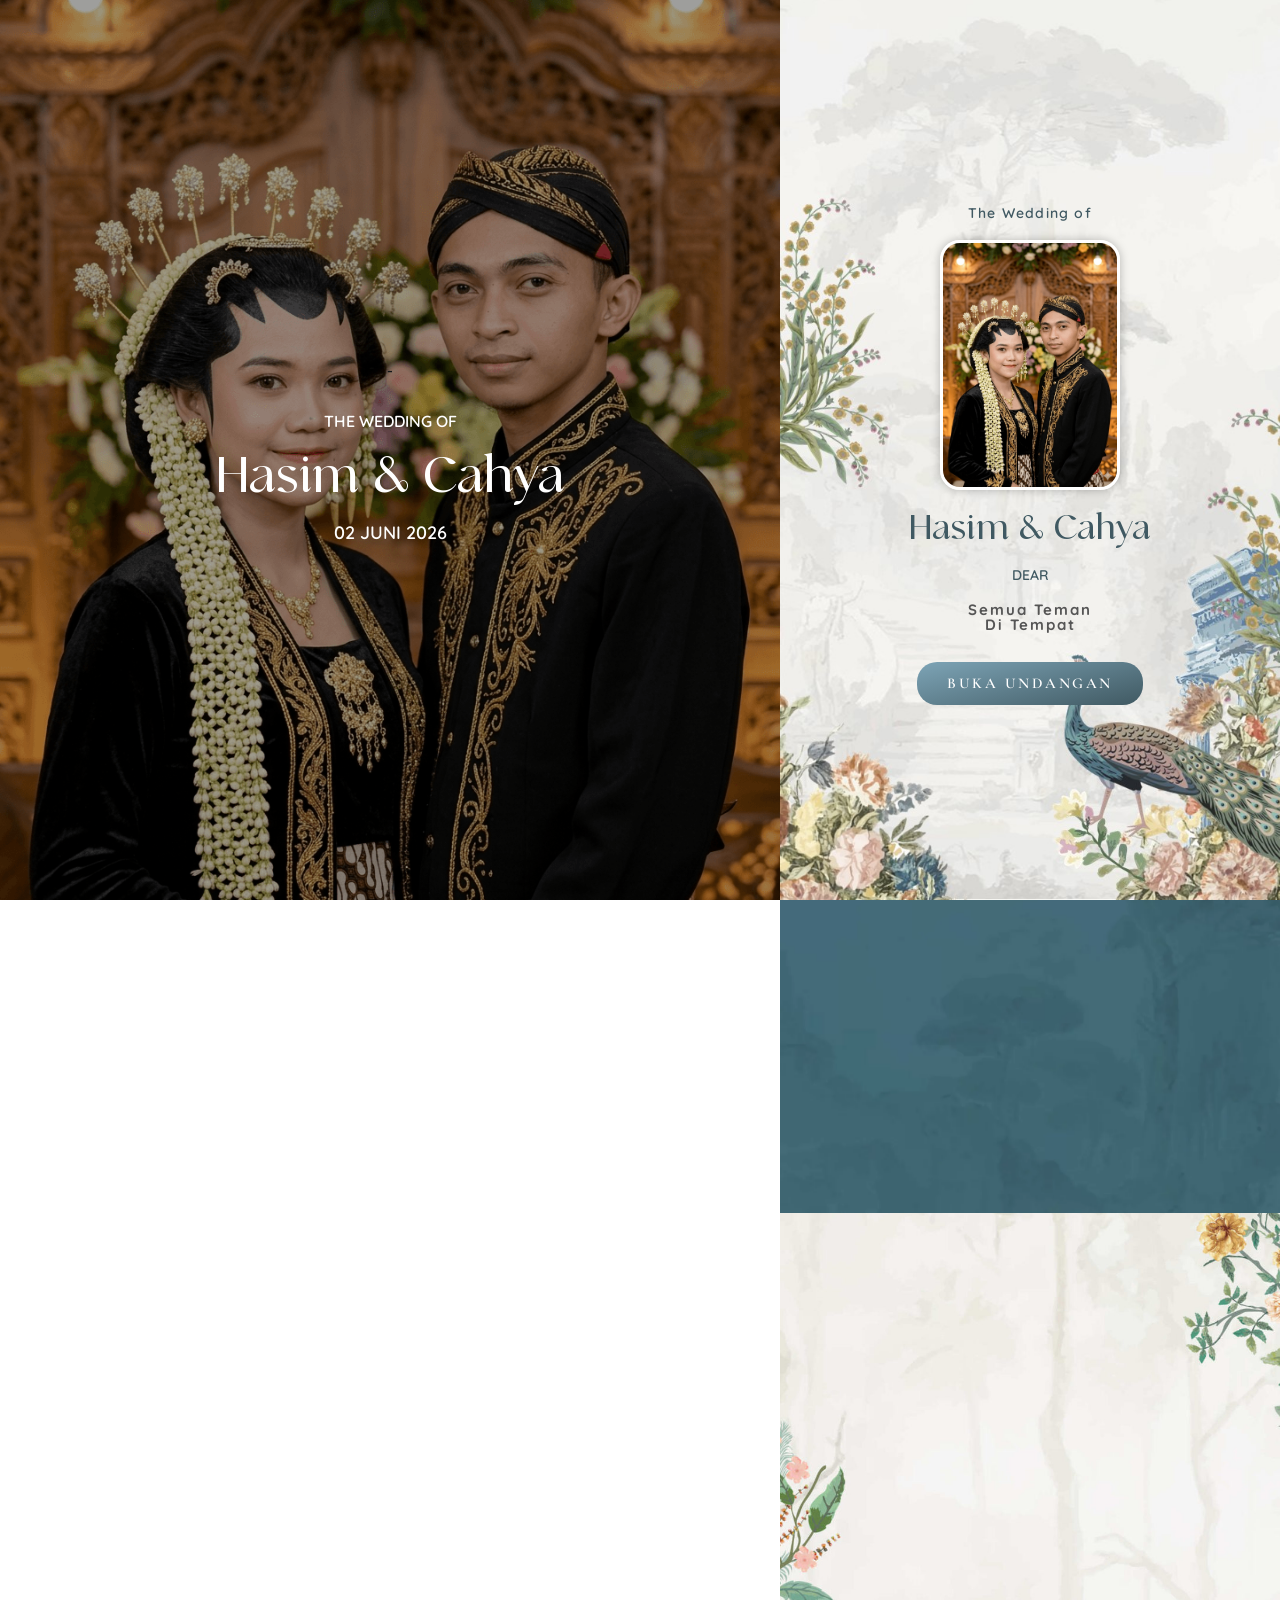
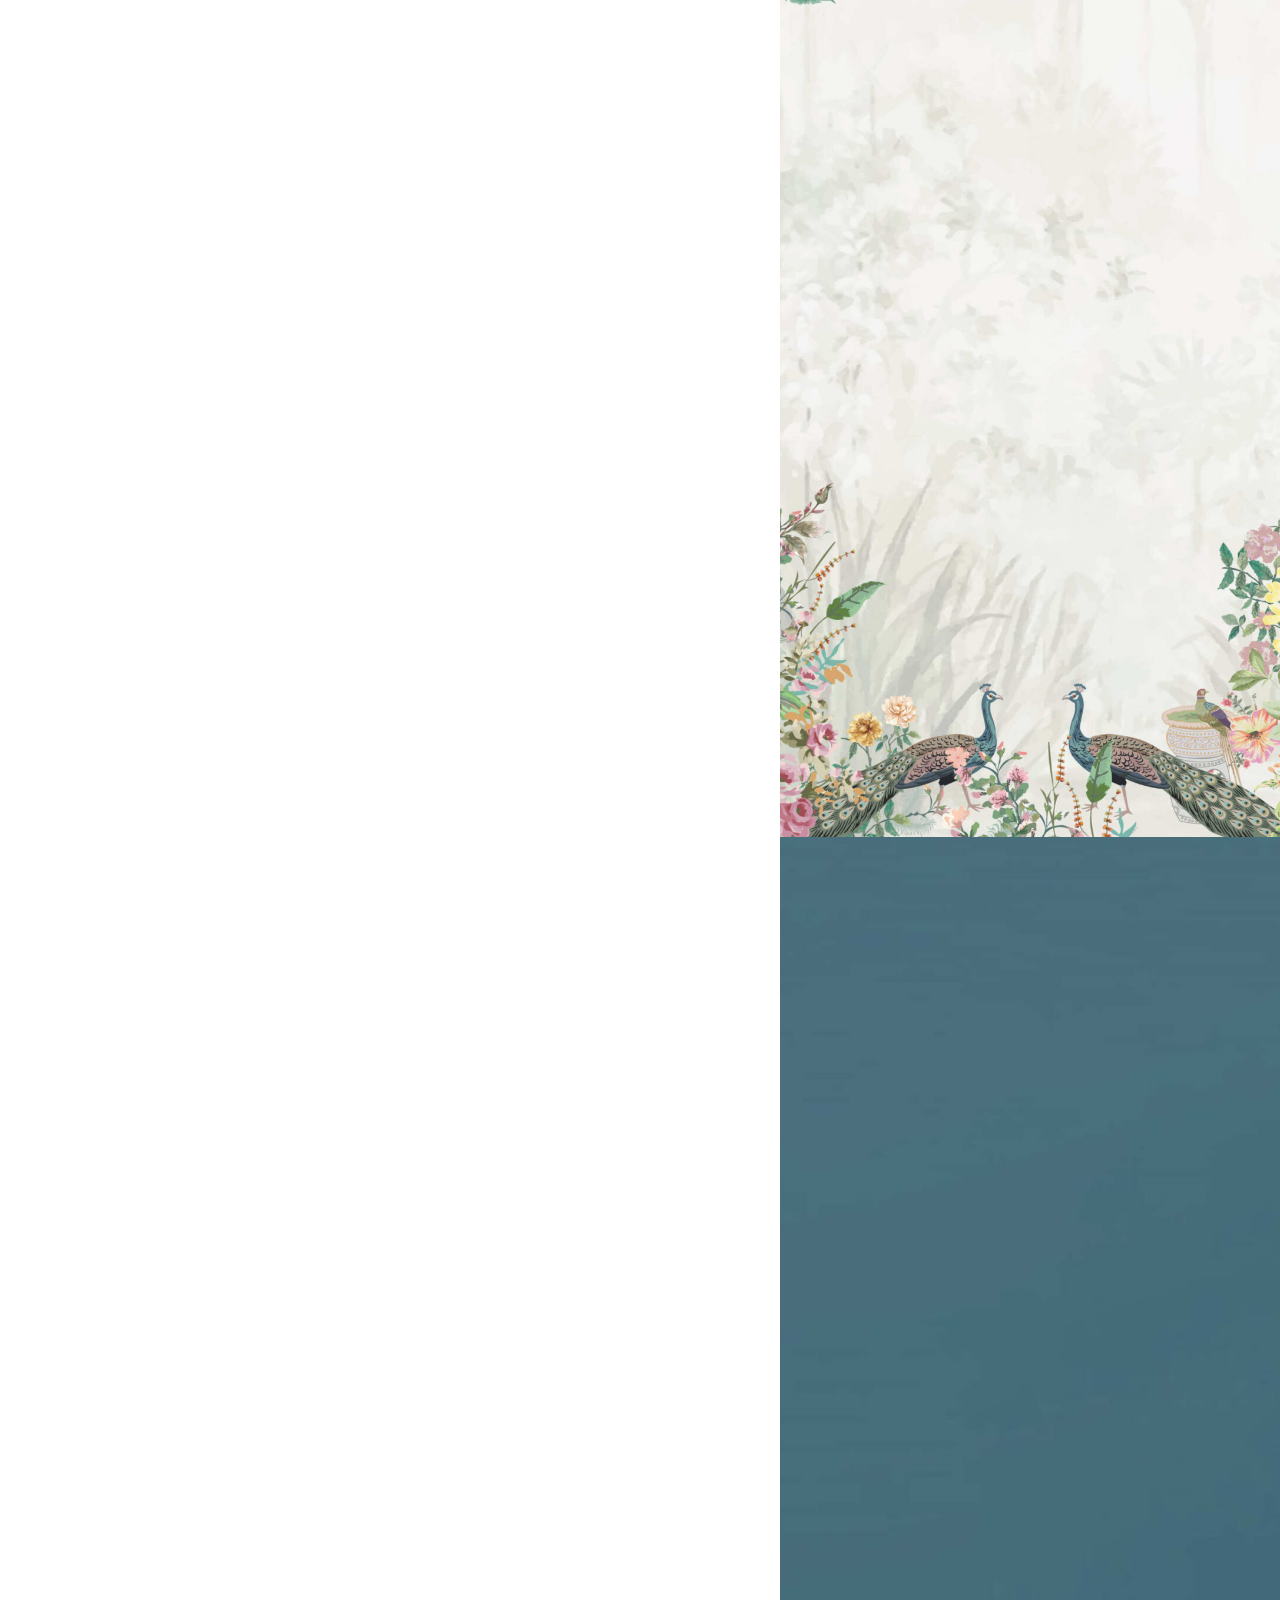
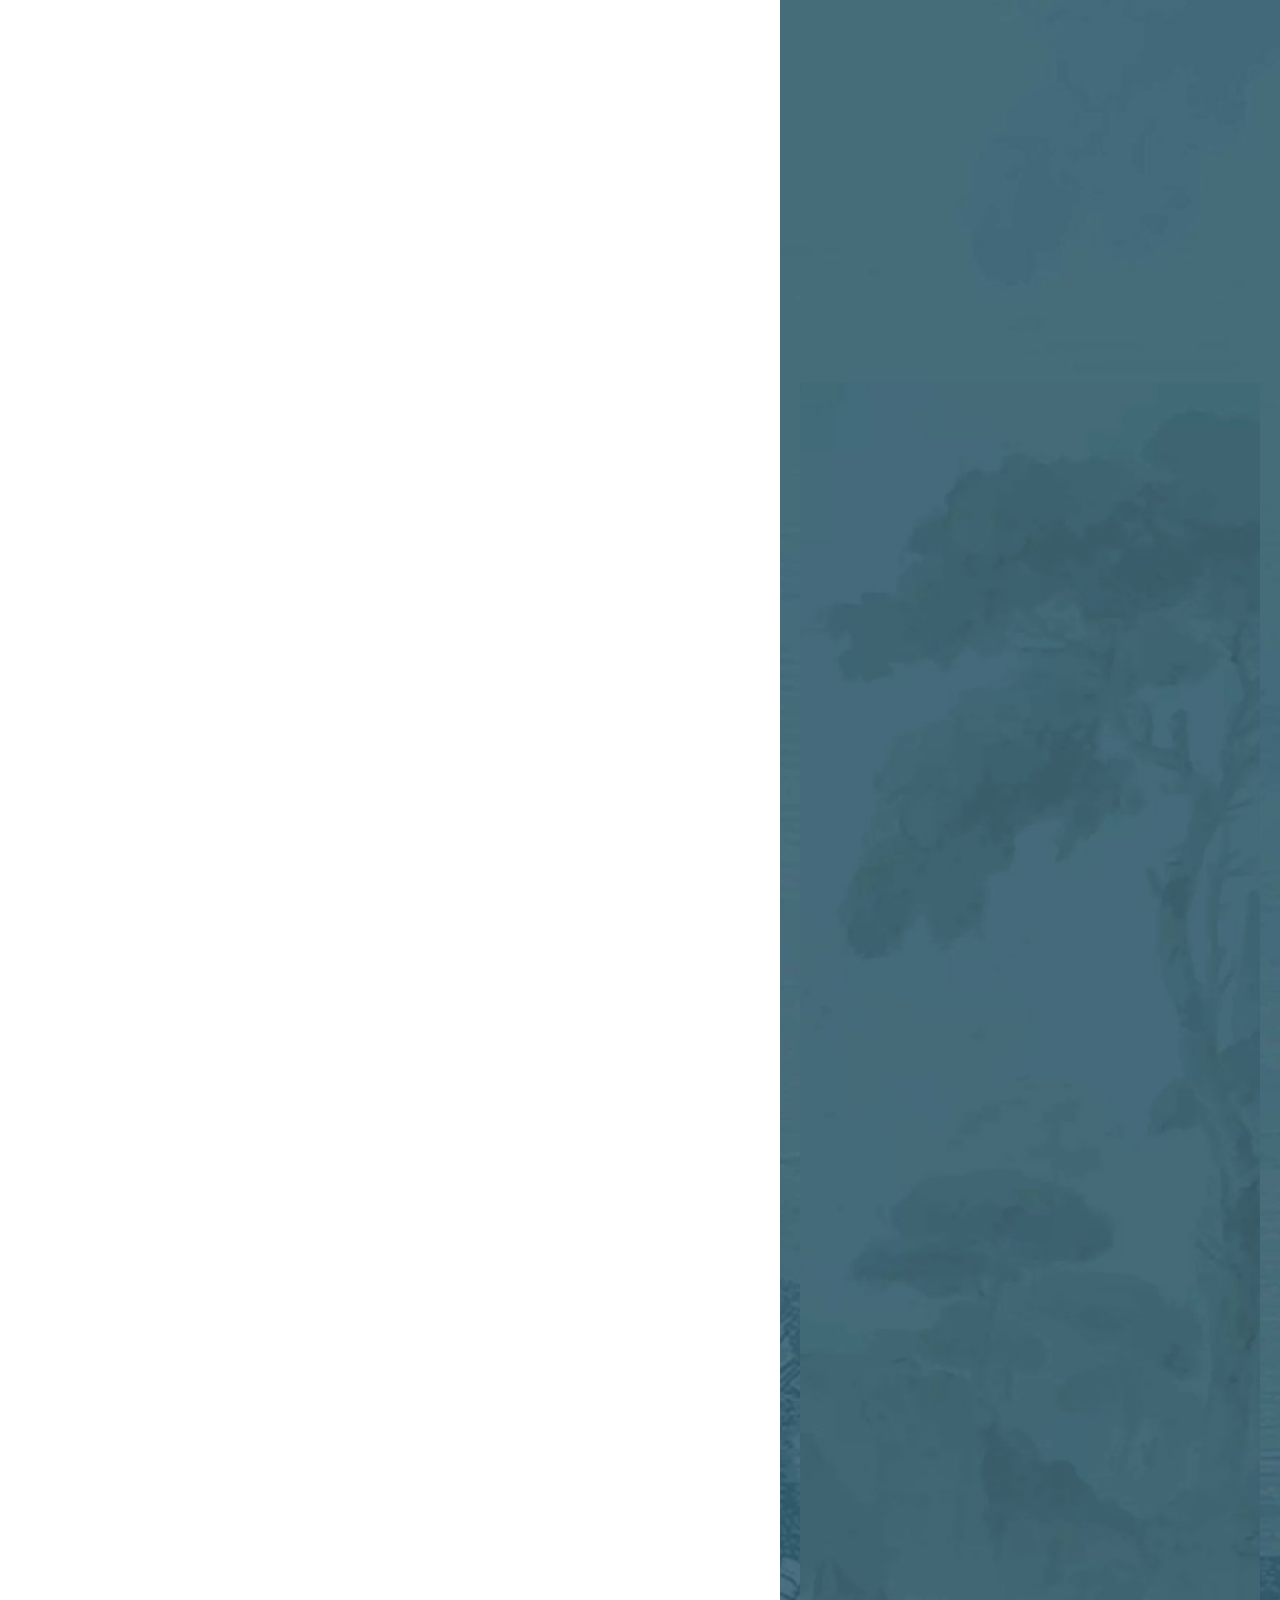
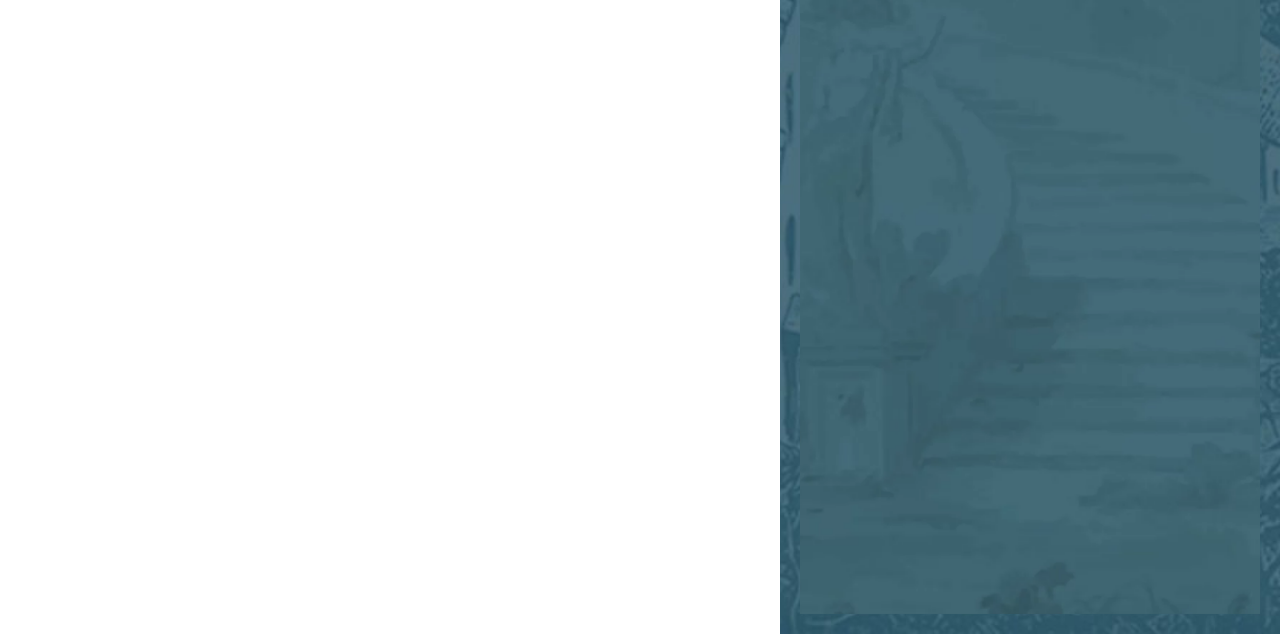
<file: index.html>
<!DOCTYPE html>
<html lang="id">

<!-- Added by HTTrack --><meta http-equiv="content-type" content="text/html;charset=UTF-8" /><!-- /Added by HTTrack -->
<head>
		        <style type="text/css">
            .cui-comment-text img {
                max-width: 100% !important;
            }
        </style>
	<meta charset="UTF-8">
	<meta name='robots' content='noindex, nofollow' />
	
	<!-- Favicon (opsional - buat file favicon.ico terpisah) -->
	<link rel="icon" type="image/x-icon" href="https://hasim-wedding.vercel.app/image/couple.png">
	
	<!-- Open Graph untuk Pratinjau WhatsApp -->
	<meta property="og:title" content="Undangan Pernikahan Hasim &amp; Cahya" />
	<meta property="og:description" content="Kepada Yth. Bapak/Ibu/Saudara/i, kami mengundang Anda untuk menghadiri acara pernikahan kami. Buka undangan untuk melihat detail acara. Terima kasih." />
	<meta property="og:image" content="https://hasim-wedding.vercel.app/image/couple.png" />
	<meta property="og:image:width" content="800" />
	<meta property="og:image:height" content="600" />
	<meta property="og:url" content="https://hasim-wedding.vercel.app/" />
	<meta property="og:type" content="website" />
	
	<!-- Twitter Card -->
	<meta name="twitter:card" content="summary_large_image" />
	<meta name="twitter:title" content="Undangan Pernikahan Hasim &amp; Cahya" />
	<meta name="twitter:description" content="Kami mengundang Anda untuk hadir di acara pernikahan kami." />
	<meta name="twitter:image" content="https://hasim-wedding.vercel.app/image/couple.png" />
	
	<!-- DNS Prefetch -->
	<link rel='dns-prefetch' href='//unpkg.com' />
	<link rel='dns-prefetch' href='//cdnjs.cloudflare.com' />
	
	<!-- CSS lainnya... -->
	<style id='wp-img-auto-sizes-contain-inline-css'>
	img:is([sizes=auto i],[sizes^="auto," i]){contain-intrinsic-size:3000px 1500px}
	</style>
	<link rel='stylesheet' id='bdt-uikit-css' href='./wp-content/plugins/weddingpress/assets/css/modules/bdt-uikit5829.css?ver=3.15.1' media='all' />
	<link rel='stylesheet' id='ep-helper-css' href='./wp-content/plugins/weddingpress/assets/css/modules/ep-helper5dc4.css?ver=3.2.1.1' media='all' />
	<link href="https://cdn.jsdelivr.net/npm/aos@2.3.4/dist/aos.css" rel="stylesheet">
	<script src="https://cdn.jsdelivr.net/npm/aos@2.3.4/dist/aos.js"></script>
	<style id='wp-emoji-styles-inline-css'>

	img.wp-smiley, img.emoji {
		display: inline !important;
		border: none !important;
		box-shadow: none !important;
		height: 1em !important;
		width: 1em !important;
		margin: 0 0.07em !important;
		vertical-align: -0.1em !important;
		background: none !important;
		padding: 0 !important;
	}
/*# sourceURL=wp-emoji-styles-inline-css */
</style>
<link rel='stylesheet' id='uaf_client_css-css' href='./wp-content/uploads/useanyfont/uafb4bd.css?ver=1775488368' media='all' />
<link rel='stylesheet' id='exad-main-style-css' href='./wp-content/plugins/weddingpress/assets/css/exad-styles.minb34e.css?ver=6.9.4' media='all' />
<link rel='stylesheet' id='cui_style-css' href='./wp-content/plugins/weddingpress/addons/comment-kit2/css/cui_style8a54.css?ver=1.0.0' media='screen' />
<style id='cui_style-inline-css'>

		.cui-wrapper {
		  font-size: 14px
		}
	.cui-post-author {
	color: white !important;
	background: #777 !important;
}

/*Tombol Kirim*/
.cui-wrapper.cui-facebook .cui-wrap-form .cui-container-form input[type="submit"], /*Tombol Kirim*/
.cui-wrapper.cui-facebook .cui-wrap-form .cui-container-form input[type="submit"], .cui-wrapper.cui-facebook .cui-wrap-form .cui-container-form input[type="button"].cui-form-btn {
    width: 100%;
    font-size: 15px !important;
    margin-left: 0px;
}

.cui-wrapper .cui-wrap-form .cui-container-form p.form-submit {
    float: none;
}

.cui-wrapper.cui-facebook .cui-wrap-form {
    border-top: none;
}

.cui_comment_count_card.cui_card-tidak_hadir {
    background-color: #fdbcbc!important;
    color: #ff0000!important;
    border: 0!important;
    border-radius: 8px;
            }

.cui_comment_count_card.cui_card-hadir {
    background-color: #d9f9d3!important;
     color: #473025!important;
    border: 0!important;
    border-radius: 8px;
            }

.cui_comment_count_card.cui_card-masih_ragu {
    background-color: #d5d5d5!important;
     color: #666565!important;
    border: 0!important;
    border-radius: 8px;
}

.cui-wrapper.cui-facebook ul.cui-container-comments li.cui-item-comment {
    border-bottom: 0px solid #ffffff;
}

.cui-wrapper.cui-facebook ul.cui-container-comments {
    border-top: 0px solid #ffffff;
}

	.cui-wrapper ul.cui-container-comments li.cui-item-comment .cui-comment-avatar img {
		max-width: 28px;
		max-height: 28px;
	}
	.cui-wrapper ul.cui-container-comments li.cui-item-comment .cui-comment-content {
		margin-left: 38px;
	}
	.cui-wrapper ul.cui-container-comments li.cui-item-comment ul .cui-comment-avatar img {
		max-width: 24px;
		max-height: 24px;
	}
	.cui-wrapper ul.cui-container-comments li.cui-item-comment ul ul .cui-comment-avatar img {
		max-width: 21px;
		max-height: 21px;
	}
    .cui_comment_count_card.cui_card-tidak_hadir {
    background-color: #d90a11;
    }
    .cui_comment_count_card.cui_card-hadir {
    background-color: #3D9A62;
    }
    .cui_comment_count_card.cui_card-masih_ragu {
    background-color: #d7a916;
    }
	
/*# sourceURL=cui_style-inline-css */
</style>
<link rel='stylesheet' id='wdp-icon-css' href='./wp-content/plugins/weddingpress/assets/css/new-icon.min5dc4.css?ver=3.2.1.1' media='all' />
<link rel='stylesheet' id='hello-elementor-css' href='./wp-content/themes/hello-elementor/assets/css/reseta7da.css?ver=3.4.7' media='all' />
<link rel='stylesheet' id='hello-elementor-theme-style-css' href='./wp-content/themes/hello-elementor/assets/css/themea7da.css?ver=3.4.7' media='all' />
<link rel='stylesheet' id='hello-elementor-header-footer-css' href='./wp-content/themes/hello-elementor/assets/css/header-footera7da.css?ver=3.4.7' media='all' />
<link rel='stylesheet' id='elementor-frontend-css' href='./wp-content/plugins/elementor/assets/css/frontend.min4bf6.css?ver=3.33.2' media='all' />
<link rel='stylesheet' id='elementor-post-4-css' href='./wp-content/uploads/elementor/css/post-41e6b.css?ver=1775488394' media='all' />
<link rel='stylesheet' id='elementor-icons-css' href='./wp-content/plugins/elementor/assets/lib/eicons/css/elementor-icons.mine085.css?ver=5.44.0' media='all' />
<link rel='stylesheet' id='weddingpress-wdp-css' href='./wp-content/plugins/weddingpress/assets/css/wdp5dc4.css?ver=3.2.1.1' media='all' />
<link rel='stylesheet' id='kirim-kit-css' href='./wp-content/plugins/weddingpress/assets/css/guest-book5dc4.css?ver=3.2.1.1' media='all' />
<link rel='stylesheet' id='widget-heading-css' href='./wp-content/plugins/elementor/assets/css/widget-heading.min4bf6.css?ver=3.33.2' media='all' />
<link rel='stylesheet' id='widget-image-css' href='./wp-content/plugins/elementor/assets/css/widget-image.min4bf6.css?ver=3.33.2' media='all' />
<link rel='stylesheet' id='widget-lottie-css' href='./wp-content/plugins/elementor-pro/assets/css/widget-lottie.min5759.css?ver=3.32.1' media='all' />
<link rel='stylesheet' id='e-animation-fadeInDown-css' href='./wp-content/plugins/elementor/assets/lib/animations/styles/fadeInDown.min4bf6.css?ver=3.33.2' media='all' />
<link rel='stylesheet' id='e-animation-zoomIn-css' href='./wp-content/plugins/elementor/assets/lib/animations/styles/zoomIn.min4bf6.css?ver=3.33.2' media='all' />
<link rel='stylesheet' id='e-animation-fadeInUp-css' href='./wp-content/plugins/elementor/assets/lib/animations/styles/fadeInUp.min4bf6.css?ver=3.33.2' media='all' />
<link rel='stylesheet' id='widget-spacer-css' href='./wp-content/plugins/elementor/assets/css/widget-spacer.min4bf6.css?ver=3.33.2' media='all' />
<link rel='stylesheet' id='widget-social-icons-css' href='./wp-content/plugins/elementor/assets/css/widget-social-icons.min4bf6.css?ver=3.33.2' media='all' />
<link rel='stylesheet' id='e-apple-webkit-css' href='./wp-content/plugins/elementor/assets/css/conditionals/apple-webkit.min4bf6.css?ver=3.33.2' media='all' />
<link rel='stylesheet' id='swiper-css' href='./wp-content/plugins/elementor/assets/lib/swiper/v8/css/swiper.min94a4.css?ver=8.4.5' media='all' />
<link rel='stylesheet' id='e-swiper-css' href='./wp-content/plugins/elementor/assets/css/conditionals/e-swiper.min4bf6.css?ver=3.33.2' media='all' />
<link rel='stylesheet' id='widget-gallery-css' href='./wp-content/plugins/elementor-pro/assets/css/widget-gallery.min5759.css?ver=3.32.1' media='all' />
<link rel='stylesheet' id='elementor-gallery-css' href='./wp-content/plugins/elementor/assets/lib/e-gallery/css/e-gallery.min7359.css?ver=1.2.0' media='all' />
<link rel='stylesheet' id='e-transitions-css' href='./wp-content/plugins/elementor-pro/assets/css/conditionals/transitions.min5759.css?ver=3.32.1' media='all' />
<link rel='stylesheet' id='e-animation-shrink-css' href='./wp-content/plugins/elementor/assets/lib/animations/styles/e-animation-shrink.min4bf6.css?ver=3.33.2' media='all' />
<link rel='stylesheet' id='e-sticky-css' href='./wp-content/plugins/elementor-pro/assets/css/modules/sticky.min5759.css?ver=3.32.1' media='all' />
<link rel='stylesheet' id='elementor-post-21373-css' href='./wp-content/uploads/elementor/css/post-2137364c4.css?ver=1775488536' media='all' />
<link rel='stylesheet' id='elementor-gf-local-roboto-css' href='./wp-content/uploads/elementor/google-fonts/css/robotoe99d.css?ver=1745905774' media='all' />
<link rel='stylesheet' id='elementor-gf-local-robotoslab-css' href='./wp-content/uploads/elementor/google-fonts/css/robotoslabc89b.css?ver=1745905777' media='all' />
<link rel='stylesheet' id='elementor-gf-local-quicksand-css' href='./wp-content/uploads/elementor/google-fonts/css/quicksandc779.css?ver=1745905872' media='all' />
<link rel='stylesheet' id='elementor-gf-local-cormorantgaramond-css' href='./wp-content/uploads/elementor/google-fonts/css/cormorantgaramond43e2.css?ver=1745905805' media='all' />
<link rel='stylesheet' id='elementor-gf-local-poppins-css' href='./wp-content/uploads/elementor/google-fonts/css/poppinsc322.css?ver=1745905814' media='all' />
<link rel='stylesheet' id='elementor-gf-local-jura-css' href='./wp-content/uploads/elementor/google-fonts/css/jurab49c.css?ver=1745905788' media='all' />
<link rel='stylesheet' id='elementor-gf-local-montserrat-css' href='./wp-content/uploads/elementor/google-fonts/css/montserrat5cac.css?ver=1745905793' media='all' />
<link rel='stylesheet' id='elementor-icons-shared-0-css' href='./wp-content/plugins/elementor/assets/lib/font-awesome/css/fontawesome.min52d5.css?ver=5.15.3' media='all' />
<link rel='stylesheet' id='elementor-icons-fa-brands-css' href='./wp-content/plugins/elementor/assets/lib/font-awesome/css/brands.min52d5.css?ver=5.15.3' media='all' />
<link rel='stylesheet' id='elementor-icons-fa-solid-css' href='./wp-content/plugins/elementor/assets/lib/font-awesome/css/solid.min52d5.css?ver=5.15.3' media='all' />
<link rel='stylesheet' id='elementor-icons-fa-regular-css' href='./wp-content/plugins/elementor/assets/lib/font-awesome/css/regular.min52d5.css?ver=5.15.3' media='all' />
<script src="./wp-includes/js/jquery/jquery.minf43b.js?ver=3.7.1" id="jquery-core-js"></script>
<script src="./wp-includes/js/jquery/jquery-migrate.min5589.js?ver=3.4.1" id="jquery-migrate-js"></script>
<link rel="https://api.w.org/" href="./wp-json/index.html" /><link rel="alternate" title="JSON" type="application/json" href="./wp-json/wp/v2/pages/21373.json" /><link rel="EditURI" type="application/rsd+xml" title="RSD" href="./xmlrpc0db0.php?rsd" />
<meta name="generator" content="WordPress 6.9.4" />
<link rel='shortlink' href='./indexc780.html?p=21373' />
<meta name="generator" content="Elementor 3.33.2; features: additional_custom_breakpoints; settings: css_print_method-external, google_font-enabled, font_display-auto">
<link href="./unpkg.com/aos@2.3.1/dist/aos.css" rel="stylesheet">
			<style>
				.e-con.e-parent:nth-of-type(n+4):not(.e-lazyloaded):not(.e-no-lazyload),
				.e-con.e-parent:nth-of-type(n+4):not(.e-lazyloaded):not(.e-no-lazyload) * {
					background-image: none !important;
				}
				@media screen and (max-height: 1024px) {
					.e-con.e-parent:nth-of-type(n+3):not(.e-lazyloaded):not(.e-no-lazyload),
					.e-con.e-parent:nth-of-type(n+3):not(.e-lazyloaded):not(.e-no-lazyload) * {
						background-image: none !important;
					}
				}
				@media screen and (max-height: 640px) {
					.e-con.e-parent:nth-of-type(n+2):not(.e-lazyloaded):not(.e-no-lazyload),
					.e-con.e-parent:nth-of-type(n+2):not(.e-lazyloaded):not(.e-no-lazyload) * {
						background-image: none !important;
					}
				}
			</style>
			<style class='wp-fonts-local'>
@font-face{font-family:anydore;font-style:normal;font-weight:400;font-display:fallback;src:url('./wp-content/uploads/useanyfont/7407Anydore.woff2') format('woff2');}
@font-face{font-family:dearsarah;font-style:normal;font-weight:400;font-display:fallback;src:url('./wp-content/uploads/useanyfont/1490DearSarah.woff2') format('woff2');}
@font-face{font-family:spring-in-may;font-style:normal;font-weight:400;font-display:fallback;src:url('./wp-content/uploads/useanyfont/2678Spring-in-may.woff2') format('woff2');}
@font-face{font-family:dear-sarah;font-style:normal;font-weight:400;font-display:fallback;src:url('./wp-content/uploads/useanyfont/1435Dear-Sarah.woff2') format('woff2');}
@font-face{font-family:coffee-extra;font-style:normal;font-weight:400;font-display:fallback;src:url('./wp-content/uploads/useanyfont/9281Coffee-Extra.woff2') format('woff2');}
@font-face{font-family:autumn;font-style:normal;font-weight:400;font-display:fallback;src:url('./wp-content/uploads/useanyfont/2546Autumn.woff2') format('woff2');}
@font-face{font-family:freestyle;font-style:normal;font-weight:400;font-display:fallback;src:url('./wp-content/uploads/useanyfont/1847Freestyle.woff2') format('woff2');}
@font-face{font-family:rainbow-in-june;font-style:normal;font-weight:400;font-display:fallback;src:url('./wp-content/uploads/useanyfont/3828Rainbow-in-June.woff2') format('woff2');}
@font-face{font-family:strawberrycupcakes;font-style:normal;font-weight:400;font-display:fallback;src:url('./wp-content/uploads/useanyfont/513StrawberryCupcakes.woff2') format('woff2');}
@font-face{font-family:mishka;font-style:normal;font-weight:400;font-display:fallback;src:url('./wp-content/uploads/useanyfont/7924Mishka.woff2') format('woff2');}
@font-face{font-family:coffe-for-breakfast;font-style:normal;font-weight:400;font-display:fallback;src:url('./wp-content/uploads/useanyfont/2669Coffe-for-breakfast.woff2') format('woff2');}
@font-face{font-family:hashiba;font-style:normal;font-weight:400;font-display:fallback;src:url('./wp-content/uploads/useanyfont/4323Hashiba.woff2') format('woff2');}
@font-face{font-family:calvino;font-style:normal;font-weight:400;font-display:fallback;src:url('./wp-content/uploads/useanyfont/8024Calvino.woff2') format('woff2');}
@font-face{font-family:winterbeauty-script;font-style:normal;font-weight:400;font-display:fallback;src:url('./wp-content/uploads/useanyfont/604Winterbeauty-Script.woff2') format('woff2');}
@font-face{font-family:back-to-school;font-style:normal;font-weight:400;font-display:fallback;src:url('./wp-content/uploads/useanyfont/6655Back-to-School.woff2') format('woff2');}
@font-face{font-family:revania;font-style:normal;font-weight:400;font-display:fallback;src:url('./wp-content/uploads/useanyfont/8713Revania.woff2') format('woff2');}
@font-face{font-family:italianno;font-style:normal;font-weight:400;font-display:fallback;src:url('./wp-content/uploads/useanyfont/4215Italianno.woff2') format('woff2');}
@font-face{font-family:traditional-arabic;font-style:normal;font-weight:400;font-display:fallback;src:url('./wp-content/uploads/useanyfont/8462Traditional-arabic.woff2') format('woff2');}
@font-face{font-family:redrains-demo;font-style:normal;font-weight:400;font-display:fallback;src:url('./wp-content/uploads/useanyfont/2837Redrains-demo.woff2') format('woff2');}
@font-face{font-family:black-rotela;font-style:normal;font-weight:400;font-display:fallback;src:url('./wp-content/uploads/useanyfont/9689Black-Rotela.woff2') format('woff2');}
@font-face{font-family:mainstay;font-style:normal;font-weight:400;font-display:fallback;src:url('./wp-content/uploads/useanyfont/5504Mainstay.woff2') format('woff2');}
@font-face{font-family:monoline;font-style:normal;font-weight:400;font-display:fallback;src:url('./wp-content/uploads/useanyfont/7448Monoline.woff2') format('woff2');}
@font-face{font-family:praise;font-style:normal;font-weight:400;font-display:fallback;src:url('./wp-content/uploads/useanyfont/7012Praise.woff2') format('woff2');}
@font-face{font-family:playball;font-style:normal;font-weight:400;font-display:fallback;src:url('./wp-content/uploads/useanyfont/3194Playball.woff2') format('woff2');}
@font-face{font-family:the-californication;font-style:normal;font-weight:400;font-display:fallback;src:url('./wp-content/uploads/useanyfont/1083The-Californication.woff2') format('woff2');}
@font-face{font-family:photograph;font-style:normal;font-weight:400;font-display:fallback;src:url('./wp-content/uploads/useanyfont/9331Photograph.woff2') format('woff2');}
@font-face{font-family:muthiara;font-style:normal;font-weight:400;font-display:fallback;src:url('./wp-content/uploads/useanyfont/6587Muthiara.woff2') format('woff2');}
@font-face{font-family:high_spirited;font-style:normal;font-weight:400;font-display:fallback;src:url('./wp-content/uploads/useanyfont/8207High_spirited.woff2') format('woff2');}
@font-face{font-family:tangerin;font-style:normal;font-weight:400;font-display:fallback;src:url('./wp-content/uploads/useanyfont/9294Tangerin.woff2') format('woff2');}
@font-face{font-family:bernardo;font-style:normal;font-weight:400;font-display:fallback;src:url('./wp-content/uploads/useanyfont/3318Bernardo.woff2') format('woff2');}
@font-face{font-family:grithani;font-style:normal;font-weight:400;font-display:fallback;src:url('./wp-content/uploads/useanyfont/3157Grithani.woff2') format('woff2');}
@font-face{font-family:agencyfb-bold;font-style:normal;font-weight:400;font-display:fallback;src:url('./wp-content/uploads/useanyfont/5025AgencyFB-Bold.woff2') format('woff2');}
@font-face{font-family:cream-cake;font-style:normal;font-weight:400;font-display:fallback;src:url('./wp-content/uploads/useanyfont/8323Cream-Cake.woff2') format('woff2');}
@font-face{font-family:trajan;font-style:normal;font-weight:400;font-display:fallback;src:url('./wp-content/uploads/useanyfont/2989Trajan.woff2') format('woff2');}
@font-face{font-family:monotype-corsiva;font-style:normal;font-weight:400;font-display:fallback;src:url('./wp-content/uploads/useanyfont/5088Monotype-Corsiva.woff2') format('woff2');}
@font-face{font-family:mutiara;font-style:normal;font-weight:400;font-display:fallback;src:url('./wp-content/uploads/useanyfont/7291Mutiara.woff2') format('woff2');}
@font-face{font-family:carolyna-pro-black;font-style:normal;font-weight:400;font-display:fallback;src:url('./wp-content/uploads/useanyfont/3891Carolyna-Pro-Black.woff2') format('woff2');}
@font-face{font-family:belisha;font-style:normal;font-weight:400;font-display:fallback;src:url('./wp-content/uploads/useanyfont/9015Belisha.woff2') format('woff2');}
@font-face{font-family:bohemian;font-style:normal;font-weight:400;font-display:fallback;src:url('./wp-content/uploads/useanyfont/271Bohemian.woff2') format('woff2');}
@font-face{font-family:bodebeck;font-style:normal;font-weight:400;font-display:fallback;src:url('./wp-content/uploads/useanyfont/2535Bodebeck.woff2') format('woff2');}
@font-face{font-family:the-bernardo;font-style:normal;font-weight:400;font-display:fallback;src:url('./wp-content/uploads/useanyfont/7942The-bernardo.woff2') format('woff2');}
@font-face{font-family:vogue;font-style:normal;font-weight:400;font-display:fallback;src:url('./wp-content/uploads/useanyfont/4389Vogue.woff2') format('woff2');}
@font-face{font-family:pinyonscript-regular;font-style:normal;font-weight:400;font-display:fallback;src:url('./wp-content/uploads/useanyfont/8612PinyonScript-Regular.woff2') format('woff2');}
@font-face{font-family:hennypenny;font-style:normal;font-weight:400;font-display:fallback;src:url('./wp-content/uploads/useanyfont/339HennyPenny.woff2') format('woff2');}
@font-face{font-family:sweet-saturday;font-style:normal;font-weight:400;font-display:fallback;src:url('./wp-content/uploads/useanyfont/5014Sweet-Saturday.woff2') format('woff2');}
@font-face{font-family:rumraisin;font-style:normal;font-weight:400;font-display:fallback;src:url('./wp-content/uploads/useanyfont/9746RumRaisin.woff2') format('woff2');}
@font-face{font-family:poorstory;font-style:normal;font-weight:400;font-display:fallback;src:url('./wp-content/uploads/useanyfont/8630PoorStory.woff2') format('woff2');}
@font-face{font-family:matrix;font-style:normal;font-weight:400;font-display:fallback;src:url('./wp-content/uploads/useanyfont/3365matrix.woff2') format('woff2');}
@font-face{font-family:bebas-neue;font-style:normal;font-weight:400;font-display:fallback;src:url('./wp-content/uploads/useanyfont/9311Bebas-Neue.woff2') format('woff2');}
@font-face{font-family:akaya-kanadaka;font-style:normal;font-weight:400;font-display:fallback;src:url('./wp-content/uploads/useanyfont/5638Akaya-Kanadaka.woff2') format('woff2');}
@font-face{font-family:delius-swash-caps;font-style:normal;font-weight:400;font-display:fallback;src:url('./wp-content/uploads/useanyfont/5359Delius-Swash-Caps.woff2') format('woff2');}
@font-face{font-family:chilanka;font-style:normal;font-weight:400;font-display:fallback;src:url('./wp-content/uploads/useanyfont/5914Chilanka.woff2') format('woff2');}
@font-face{font-family:autumn-in-november;font-style:normal;font-weight:400;font-display:fallback;src:url('./wp-content/uploads/useanyfont/1300Autumn-in-November.woff2') format('woff2');}
@font-face{font-family:skranji;font-style:normal;font-weight:400;font-display:fallback;src:url('./wp-content/uploads/useanyfont/4226Skranji.woff2') format('woff2');}
@font-face{font-family:gallerymodern-webfon;font-style:normal;font-weight:400;font-display:fallback;src:url('./wp-content/uploads/useanyfont/3971gallerymodern-webfon.woff2') format('woff2');}
@font-face{font-family:gallerymodern-webfon;font-style:normal;font-weight:400;font-display:fallback;src:url('./wp-content/uploads/useanyfont/9483gallerymodern-webfon.woff2') format('woff2');}
@font-face{font-family:laluxesscript-regula;font-style:normal;font-weight:400;font-display:fallback;src:url('./wp-content/uploads/useanyfont/2366LaLuxesScript-Regula.woff2') format('woff2');}
@font-face{font-family:laluxesscript-regula;font-style:normal;font-weight:400;font-display:fallback;src:url('./wp-content/uploads/useanyfont/9441LaLuxesScript-Regula.woff2') format('woff2');}
@font-face{font-family:oakes-grotesk-regula;font-style:normal;font-weight:400;font-display:fallback;src:url('./wp-content/uploads/useanyfont/6648Oakes-Grotesk-Regula.woff2') format('woff2');}
@font-face{font-family:welcome-ramadhan;font-style:normal;font-weight:400;font-display:fallback;src:url('./wp-content/uploads/useanyfont/3003welcome-ramadhan.woff2') format('woff2');}
@font-face{font-family:aladin;font-style:normal;font-weight:400;font-display:fallback;src:url('./wp-content/uploads/useanyfont/3952Aladin.woff2') format('woff2');}
@font-face{font-family:analogue;font-style:normal;font-weight:400;font-display:fallback;src:url('./wp-content/uploads/useanyfont/339Analogue.woff2') format('woff2');}
@font-face{font-family:analogue;font-style:normal;font-weight:400;font-display:fallback;src:url('./wp-content/uploads/useanyfont/1261Analogue.woff2') format('woff2');}
@font-face{font-family:creattion;font-style:normal;font-weight:400;font-display:fallback;src:url('./wp-content/uploads/useanyfont/714Creattion.woff2') format('woff2');}
@font-face{font-family:creattion;font-style:normal;font-weight:400;font-display:fallback;src:url('./wp-content/uploads/useanyfont/4013Creattion.woff2') format('woff2');}
@font-face{font-family:editors-light;font-style:normal;font-weight:400;font-display:fallback;src:url('./wp-content/uploads/useanyfont/9404Editors-Light.woff2') format('woff2');}
@font-face{font-family:editors-light;font-style:normal;font-weight:400;font-display:fallback;src:url('./wp-content/uploads/useanyfont/6212Editors-Light.woff2') format('woff2');}
@font-face{font-family:power;font-style:normal;font-weight:400;font-display:fallback;src:url('./wp-content/uploads/useanyfont/7107power.woff2') format('woff2');}
@font-face{font-family:power;font-style:normal;font-weight:400;font-display:fallback;src:url('./wp-content/uploads/useanyfont/4526power.woff2') format('woff2');}
@font-face{font-family:maglonyfreeversion;font-style:normal;font-weight:400;font-display:fallback;src:url('./wp-content/uploads/useanyfont/5509Maglonyfreeversion.woff2') format('woff2');}
@font-face{font-family:adinekir;font-style:normal;font-weight:400;font-display:fallback;src:url('./wp-content/uploads/useanyfont/6796adinekir.woff2') format('woff2');}
@font-face{font-family:boheme-floral;font-style:normal;font-weight:400;font-display:fallback;src:url('./wp-content/uploads/useanyfont/943Boheme-Floral.woff2') format('woff2');}
@font-face{font-family:hatolie;font-style:normal;font-weight:400;font-display:fallback;src:url('./wp-content/uploads/useanyfont/2484Hatolie.woff2') format('woff2');}
@font-face{font-family:iskry;font-style:normal;font-weight:400;font-display:fallback;src:url('./wp-content/uploads/useanyfont/5573iskry.woff2') format('woff2');}
@font-face{font-family:dk-plague-master;font-style:normal;font-weight:400;font-display:fallback;src:url('./wp-content/uploads/useanyfont/6025DK-Plague-Master.woff2') format('woff2');}
@font-face{font-family:newyork;font-style:normal;font-weight:400;font-display:fallback;src:url('./wp-content/uploads/useanyfont/418NewYork.woff2') format('woff2');}
@font-face{font-family:vtks-bandoleones;font-style:normal;font-weight:400;font-display:fallback;src:url('./wp-content/uploads/useanyfont/8398Vtks-Bandoleones.woff2') format('woff2');}
@font-face{font-family:collina-regular;font-style:normal;font-weight:400;font-display:fallback;src:url('./wp-content/uploads/useanyfont/4526Collina-Regular.woff2') format('woff2');}
@font-face{font-family:anabele;font-style:normal;font-weight:400;font-display:fallback;src:url('./wp-content/uploads/useanyfont/5086Anabele.woff2') format('woff2');}
@font-face{font-family:walbaumdisplay;font-style:normal;font-weight:400;font-display:fallback;src:url('./wp-content/uploads/useanyfont/8373WalbaumDisplay.woff2') format('woff2');}
@font-face{font-family:alumatica-regular;font-style:normal;font-weight:400;font-display:fallback;src:url('./wp-content/uploads/useanyfont/1427Alumatica-Regular.woff2') format('woff2');}
@font-face{font-family:paris;font-style:normal;font-weight:400;font-display:fallback;src:url('./wp-content/uploads/useanyfont/1539paris.woff2') format('woff2');}
@font-face{font-family:edensor;font-style:normal;font-weight:400;font-display:fallback;src:url('./wp-content/uploads/useanyfont/310Edensor.woff2') format('woff2');}
@font-face{font-family:bon-vivan-regular;font-style:normal;font-weight:400;font-display:fallback;src:url('./wp-content/uploads/useanyfont/4237bon-vivan-regular.woff2') format('woff2');}
@font-face{font-family:edwardian-script;font-style:normal;font-weight:400;font-display:fallback;src:url('./wp-content/uploads/useanyfont/7592Edwardian-Script.woff2') format('woff2');}
@font-face{font-family:roserri;font-style:normal;font-weight:400;font-display:fallback;src:url('./wp-content/uploads/useanyfont/5588Roserri.woff2') format('woff2');}
@font-face{font-family:aphrodite-slim-text;font-style:normal;font-weight:400;font-display:fallback;src:url('./wp-content/uploads/useanyfont/9462Aphrodite-Slim-Text.woff2') format('woff2');}
@font-face{font-family:garlicha;font-style:normal;font-weight:400;font-display:fallback;src:url('./wp-content/uploads/useanyfont/6616garlicha.woff2') format('woff2');}
@font-face{font-family:baskerville-old-face;font-style:normal;font-weight:400;font-display:fallback;src:url('./wp-content/uploads/useanyfont/4320baskerville-old-face.woff2') format('woff2');}
@font-face{font-family:italiana-regular;font-style:normal;font-weight:400;font-display:fallback;src:url('./wp-content/uploads/useanyfont/5666Italiana-Regular.woff2') format('woff2');}
@font-face{font-family:iskry-regular;font-style:normal;font-weight:400;font-display:fallback;src:url('./wp-content/uploads/useanyfont/4236Iskry-Regular.woff2') format('woff2');}
@font-face{font-family:abhaya-libre;font-style:normal;font-weight:400;font-display:fallback;src:url('./wp-content/uploads/useanyfont/3376Abhaya-Libre.woff2') format('woff2');}
@font-face{font-family:sabonltstd-italic;font-style:normal;font-weight:400;font-display:fallback;src:url('./wp-content/uploads/useanyfont/2819SabonLTStd-Italic.woff2') format('woff2');}
@font-face{font-family:saudagar;font-style:normal;font-weight:400;font-display:fallback;src:url('./wp-content/uploads/useanyfont/9218Saudagar.woff2') format('woff2');}
@font-face{font-family:senja-mentari-demo;font-style:normal;font-weight:400;font-display:fallback;src:url('./wp-content/uploads/useanyfont/3500Senja-Mentari-Demo.woff2') format('woff2');}
@font-face{font-family:senja-mentari-demo;font-style:normal;font-weight:400;font-display:fallback;src:url('./wp-content/uploads/useanyfont/9230Senja-Mentari-Demo.woff2') format('woff2');}
@font-face{font-family:senja-mentari-demo;font-style:normal;font-weight:400;font-display:fallback;src:url('./wp-content/uploads/useanyfont/3651Senja-Mentari-Demo.woff2') format('woff2');}
@font-face{font-family:south;font-style:normal;font-weight:400;font-display:fallback;src:url('./wp-content/uploads/useanyfont/3115South.woff2') format('woff2');}
@font-face{font-family:alcantera-serif;font-style:normal;font-weight:400;font-display:fallback;src:url('./wp-content/uploads/useanyfont/2928Alcantera-Serif.woff2') format('woff2');}
@font-face{font-family:aston-script;font-style:normal;font-weight:400;font-display:fallback;src:url('./wp-content/uploads/useanyfont/3791Aston-Script.woff2') format('woff2');}
@font-face{font-family:brown-sugar;font-style:normal;font-weight:400;font-display:fallback;src:url('./wp-content/uploads/useanyfont/2482Brown-Sugar.woff2') format('woff2');}
@font-face{font-family:greatness-regular;font-style:normal;font-weight:400;font-display:fallback;src:url('./wp-content/uploads/useanyfont/9290Greatness-Regular.woff2') format('woff2');}
@font-face{font-family:ivy-mode;font-style:normal;font-weight:400;font-display:fallback;src:url('./wp-content/uploads/useanyfont/4964Ivy-Mode.woff2') format('woff2');}
@font-face{font-family:melindaevania;font-style:normal;font-weight:400;font-display:fallback;src:url('./wp-content/uploads/useanyfont/4202MelindaEvania.woff2') format('woff2');}
@font-face{font-family:romauntgaolines;font-style:normal;font-weight:400;font-display:fallback;src:url('./wp-content/uploads/useanyfont/326RomauntGaolines.woff2') format('woff2');}
@font-face{font-family:san-miguel;font-style:normal;font-weight:400;font-display:fallback;src:url('./wp-content/uploads/useanyfont/1300San-Miguel.woff2') format('woff2');}
@font-face{font-family:bickham-script-pro-r;font-style:normal;font-weight:400;font-display:fallback;src:url('./wp-content/uploads/useanyfont/65Bickham-Script-Pro-R.woff2') format('woff2');}
@font-face{font-family:tangerine;font-style:normal;font-weight:400;font-display:fallback;src:url('./wp-content/uploads/useanyfont/2129Tangerine.woff2') format('woff2');}
@font-face{font-family:rolasansignature;font-style:normal;font-weight:400;font-display:fallback;src:url('./wp-content/uploads/useanyfont/5876rolasansignature.woff2') format('woff2');}
@font-face{font-family:parisienne;font-style:normal;font-weight:400;font-display:fallback;src:url('./wp-content/uploads/useanyfont/3205Parisienne.woff2') format('woff2');}
@font-face{font-family:tempting;font-style:normal;font-weight:400;font-display:fallback;src:url('./wp-content/uploads/useanyfont/9802Tempting.woff2') format('woff2');}
@font-face{font-family:mrgabe-regular;font-style:normal;font-weight:400;font-display:fallback;src:url('./wp-content/uploads/useanyfont/7704MrGabe-Regular.woff2') format('woff2');}
@font-face{font-family:desirable-bursh-text;font-style:normal;font-weight:400;font-display:fallback;src:url('./wp-content/uploads/useanyfont/7406Desirable-Bursh-Text.woff2') format('woff2');}
@font-face{font-family:snellbt;font-style:normal;font-weight:400;font-display:fallback;src:url('./wp-content/uploads/useanyfont/7055SnellBT.woff2') format('woff2');}
</style>
<link rel="icon" href="./wp-content/uploads/2025/03/cropped-PUNAKAWAN-32x32.png" sizes="32x32" />
<link rel="icon" href="./wp-content/uploads/2025/03/cropped-PUNAKAWAN-192x192.png" sizes="192x192" />
<link rel="apple-touch-icon" href="./wp-content/uploads/2025/03/cropped-PUNAKAWAN-180x180.png" />
<meta name="msapplication-TileImage" content="" />
		<style id="wp-custom-css">
			.elementor-button-wrapper {
    margin-top: 10px;
    margin-bottom: 10px;
}

p {
    margin-top: 0;
    margin-bottom: 0;
}

		</style>
			<meta name="viewport" content="width=device-width, initial-scale=1.0, viewport-fit=cover" /><style id='global-styles-inline-css'>
:root{--wp--preset--aspect-ratio--square: 1;--wp--preset--aspect-ratio--4-3: 4/3;--wp--preset--aspect-ratio--3-4: 3/4;--wp--preset--aspect-ratio--3-2: 3/2;--wp--preset--aspect-ratio--2-3: 2/3;--wp--preset--aspect-ratio--16-9: 16/9;--wp--preset--aspect-ratio--9-16: 9/16;--wp--preset--color--black: #000000;--wp--preset--color--cyan-bluish-gray: #abb8c3;--wp--preset--color--white: #ffffff;--wp--preset--color--pale-pink: #f78da7;--wp--preset--color--vivid-red: #cf2e2e;--wp--preset--color--luminous-vivid-orange: #ff6900;--wp--preset--color--luminous-vivid-amber: #fcb900;--wp--preset--color--light-green-cyan: #7bdcb5;--wp--preset--color--vivid-green-cyan: #00d084;--wp--preset--color--pale-cyan-blue: #8ed1fc;--wp--preset--color--vivid-cyan-blue: #0693e3;--wp--preset--color--vivid-purple: #9b51e0;--wp--preset--gradient--vivid-cyan-blue-to-vivid-purple: linear-gradient(135deg,rgb(6,147,227) 0%,rgb(155,81,224) 100%);--wp--preset--gradient--light-green-cyan-to-vivid-green-cyan: linear-gradient(135deg,rgb(122,220,180) 0%,rgb(0,208,130) 100%);--wp--preset--gradient--luminous-vivid-amber-to-luminous-vivid-orange: linear-gradient(135deg,rgb(252,185,0) 0%,rgb(255,105,0) 100%);--wp--preset--gradient--luminous-vivid-orange-to-vivid-red: linear-gradient(135deg,rgb(255,105,0) 0%,rgb(207,46,46) 100%);--wp--preset--gradient--very-light-gray-to-cyan-bluish-gray: linear-gradient(135deg,rgb(238,238,238) 0%,rgb(169,184,195) 100%);--wp--preset--gradient--cool-to-warm-spectrum: linear-gradient(135deg,rgb(74,234,220) 0%,rgb(151,120,209) 20%,rgb(207,42,186) 40%,rgb(238,44,130) 60%,rgb(251,105,98) 80%,rgb(254,248,76) 100%);--wp--preset--gradient--blush-light-purple: linear-gradient(135deg,rgb(255,206,236) 0%,rgb(152,150,240) 100%);--wp--preset--gradient--blush-bordeaux: linear-gradient(135deg,rgb(254,205,165) 0%,rgb(254,45,45) 50%,rgb(107,0,62) 100%);--wp--preset--gradient--luminous-dusk: linear-gradient(135deg,rgb(255,203,112) 0%,rgb(199,81,192) 50%,rgb(65,88,208) 100%);--wp--preset--gradient--pale-ocean: linear-gradient(135deg,rgb(255,245,203) 0%,rgb(182,227,212) 50%,rgb(51,167,181) 100%);--wp--preset--gradient--electric-grass: linear-gradient(135deg,rgb(202,248,128) 0%,rgb(113,206,126) 100%);--wp--preset--gradient--midnight: linear-gradient(135deg,rgb(2,3,129) 0%,rgb(40,116,252) 100%);--wp--preset--font-size--small: 13px;--wp--preset--font-size--medium: 20px;--wp--preset--font-size--large: 36px;--wp--preset--font-size--x-large: 42px;--wp--preset--font-family--anydore: anydore;--wp--preset--font-family--dearsarah: dearsarah;--wp--preset--font-family--spring-in-may: spring-in-may;--wp--preset--font-family--dear-sarah: dear-sarah;--wp--preset--font-family--coffee-extra: coffee-extra;--wp--preset--font-family--autumn: autumn;--wp--preset--font-family--freestyle: freestyle;--wp--preset--font-family--rainbow-in-june: rainbow-in-june;--wp--preset--font-family--strawberrycupcakes: strawberrycupcakes;--wp--preset--font-family--mishka: mishka;--wp--preset--font-family--coffe-for-breakfast: coffe-for-breakfast;--wp--preset--font-family--hashiba: hashiba;--wp--preset--font-family--calvino: calvino;--wp--preset--font-family--winterbeauty-script: winterbeauty-script;--wp--preset--font-family--back-to-school: back-to-school;--wp--preset--font-family--revania: revania;--wp--preset--font-family--italianno: italianno;--wp--preset--font-family--traditional-arabic: traditional-arabic;--wp--preset--font-family--redrains-demo: redrains-demo;--wp--preset--font-family--black-rotela: black-rotela;--wp--preset--font-family--mainstay: mainstay;--wp--preset--font-family--monoline: monoline;--wp--preset--font-family--praise: praise;--wp--preset--font-family--playball: playball;--wp--preset--font-family--the-californication: the-californication;--wp--preset--font-family--photograph: photograph;--wp--preset--font-family--muthiara: muthiara;--wp--preset--font-family--high-spirited: high_spirited;--wp--preset--font-family--tangerin: tangerin;--wp--preset--font-family--bernardo: bernardo;--wp--preset--font-family--grithani: grithani;--wp--preset--font-family--agencyfb-bold: agencyfb-bold;--wp--preset--font-family--cream-cake: cream-cake;--wp--preset--font-family--trajan: trajan;--wp--preset--font-family--monotype-corsiva: monotype-corsiva;--wp--preset--font-family--mutiara: mutiara;--wp--preset--font-family--carolyna-pro-black: carolyna-pro-black;--wp--preset--font-family--belisha: belisha;--wp--preset--font-family--bohemian: bohemian;--wp--preset--font-family--bodebeck: bodebeck;--wp--preset--font-family--the-bernardo: the-bernardo;--wp--preset--font-family--vogue: vogue;--wp--preset--font-family--pinyonscript-regular: pinyonscript-regular;--wp--preset--font-family--hennypenny: hennypenny;--wp--preset--font-family--sweet-saturday: sweet-saturday;--wp--preset--font-family--rumraisin: rumraisin;--wp--preset--font-family--poorstory: poorstory;--wp--preset--font-family--matrix: matrix;--wp--preset--font-family--bebas-neue: bebas-neue;--wp--preset--font-family--akaya-kanadaka: akaya-kanadaka;--wp--preset--font-family--delius-swash-caps: delius-swash-caps;--wp--preset--font-family--chilanka: chilanka;--wp--preset--font-family--autumn-in-november: autumn-in-november;--wp--preset--font-family--skranji: skranji;--wp--preset--font-family--gallerymodern-webfon: gallerymodern-webfon;--wp--preset--font-family--laluxesscript-regula: laluxesscript-regula;--wp--preset--font-family--oakes-grotesk-regula: oakes-grotesk-regula;--wp--preset--font-family--welcome-ramadhan: welcome-ramadhan;--wp--preset--font-family--aladin: aladin;--wp--preset--font-family--analogue: analogue;--wp--preset--font-family--creattion: creattion;--wp--preset--font-family--editors-light: editors-light;--wp--preset--font-family--power: power;--wp--preset--font-family--maglonyfreeversion: maglonyfreeversion;--wp--preset--font-family--adinekir: adinekir;--wp--preset--font-family--boheme-floral: boheme-floral;--wp--preset--font-family--hatolie: hatolie;--wp--preset--font-family--iskry: iskry;--wp--preset--font-family--dk-plague-master: dk-plague-master;--wp--preset--font-family--newyork: newyork;--wp--preset--font-family--vtks-bandoleones: vtks-bandoleones;--wp--preset--font-family--collina-regular: collina-regular;--wp--preset--font-family--anabele: anabele;--wp--preset--font-family--walbaumdisplay: walbaumdisplay;--wp--preset--font-family--alumatica-regular: alumatica-regular;--wp--preset--font-family--paris: paris;--wp--preset--font-family--edensor: edensor;--wp--preset--font-family--bon-vivan-regular: bon-vivan-regular;--wp--preset--font-family--edwardian-script: edwardian-script;--wp--preset--font-family--roserri: roserri;--wp--preset--font-family--aphrodite-slim-text: aphrodite-slim-text;--wp--preset--font-family--garlicha: garlicha;--wp--preset--font-family--baskerville-old-face: baskerville-old-face;--wp--preset--font-family--italiana-regular: italiana-regular;--wp--preset--font-family--iskry-regular: iskry-regular;--wp--preset--font-family--abhaya-libre: abhaya-libre;--wp--preset--font-family--sabonltstd-italic: sabonltstd-italic;--wp--preset--font-family--saudagar: saudagar;--wp--preset--font-family--senja-mentari-demo: senja-mentari-demo;--wp--preset--font-family--south: south;--wp--preset--font-family--alcantera-serif: alcantera-serif;--wp--preset--font-family--aston-script: aston-script;--wp--preset--font-family--brown-sugar: brown-sugar;--wp--preset--font-family--greatness-regular: greatness-regular;--wp--preset--font-family--ivy-mode: ivy-mode;--wp--preset--font-family--melindaevania: melindaevania;--wp--preset--font-family--romauntgaolines: romauntgaolines;--wp--preset--font-family--san-miguel: san-miguel;--wp--preset--font-family--bickham-script-pro-r: bickham-script-pro-r;--wp--preset--font-family--tangerine: tangerine;--wp--preset--font-family--rolasansignature: rolasansignature;--wp--preset--font-family--parisienne: parisienne;--wp--preset--font-family--tempting: tempting;--wp--preset--font-family--mrgabe-regular: mrgabe-regular;--wp--preset--font-family--desirable-bursh-text: desirable-bursh-text;--wp--preset--font-family--snellbt: snellbt;--wp--preset--spacing--20: 0.44rem;--wp--preset--spacing--30: 0.67rem;--wp--preset--spacing--40: 1rem;--wp--preset--spacing--50: 1.5rem;--wp--preset--spacing--60: 2.25rem;--wp--preset--spacing--70: 3.38rem;--wp--preset--spacing--80: 5.06rem;--wp--preset--shadow--natural: 6px 6px 9px rgba(0, 0, 0, 0.2);--wp--preset--shadow--deep: 12px 12px 50px rgba(0, 0, 0, 0.4);--wp--preset--shadow--sharp: 6px 6px 0px rgba(0, 0, 0, 0.2);--wp--preset--shadow--outlined: 6px 6px 0px -3px rgb(255, 255, 255), 6px 6px rgb(0, 0, 0);--wp--preset--shadow--crisp: 6px 6px 0px rgb(0, 0, 0);}:root { --wp--style--global--content-size: 800px;--wp--style--global--wide-size: 1200px; }:where(body) { margin: 0; }.wp-site-blocks > .alignleft { float: left; margin-right: 2em; }.wp-site-blocks > .alignright { float: right; margin-left: 2em; }.wp-site-blocks > .aligncenter { justify-content: center; margin-left: auto; margin-right: auto; }:where(.wp-site-blocks) > * { margin-block-start: 24px; margin-block-end: 0; }:where(.wp-site-blocks) > :first-child { margin-block-start: 0; }:where(.wp-site-blocks) > :last-child { margin-block-end: 0; }:root { --wp--style--block-gap: 24px; }:root :where(.is-layout-flow) > :first-child{margin-block-start: 0;}:root :where(.is-layout-flow) > :last-child{margin-block-end: 0;}:root :where(.is-layout-flow) > *{margin-block-start: 24px;margin-block-end: 0;}:root :where(.is-layout-constrained) > :first-child{margin-block-start: 0;}:root :where(.is-layout-constrained) > :last-child{margin-block-end: 0;}:root :where(.is-layout-constrained) > *{margin-block-start: 24px;margin-block-end: 0;}:root :where(.is-layout-flex){gap: 24px;}:root :where(.is-layout-grid){gap: 24px;}.is-layout-flow > .alignleft{float: left;margin-inline-start: 0;margin-inline-end: 2em;}.is-layout-flow > .alignright{float: right;margin-inline-start: 2em;margin-inline-end: 0;}.is-layout-flow > .aligncenter{margin-left: auto !important;margin-right: auto !important;}.is-layout-constrained > .alignleft{float: left;margin-inline-start: 0;margin-inline-end: 2em;}.is-layout-constrained > .alignright{float: right;margin-inline-start: 2em;margin-inline-end: 0;}.is-layout-constrained > .aligncenter{margin-left: auto !important;margin-right: auto !important;}.is-layout-constrained > :where(:not(.alignleft):not(.alignright):not(.alignfull)){max-width: var(--wp--style--global--content-size);margin-left: auto !important;margin-right: auto !important;}.is-layout-constrained > .alignwide{max-width: var(--wp--style--global--wide-size);}body .is-layout-flex{display: flex;}.is-layout-flex{flex-wrap: wrap;align-items: center;}.is-layout-flex > :is(*, div){margin: 0;}body .is-layout-grid{display: grid;}.is-layout-grid > :is(*, div){margin: 0;}body{padding-top: 0px;padding-right: 0px;padding-bottom: 0px;padding-left: 0px;}a:where(:not(.wp-element-button)){text-decoration: underline;}:root :where(.wp-element-button, .wp-block-button__link){background-color: #32373c;border-width: 0;color: #fff;font-family: inherit;font-size: inherit;font-style: inherit;font-weight: inherit;letter-spacing: inherit;line-height: inherit;padding-top: calc(0.667em + 2px);padding-right: calc(1.333em + 2px);padding-bottom: calc(0.667em + 2px);padding-left: calc(1.333em + 2px);text-decoration: none;text-transform: inherit;}.has-black-color{color: var(--wp--preset--color--black) !important;}.has-cyan-bluish-gray-color{color: var(--wp--preset--color--cyan-bluish-gray) !important;}.has-white-color{color: var(--wp--preset--color--white) !important;}.has-pale-pink-color{color: var(--wp--preset--color--pale-pink) !important;}.has-vivid-red-color{color: var(--wp--preset--color--vivid-red) !important;}.has-luminous-vivid-orange-color{color: var(--wp--preset--color--luminous-vivid-orange) !important;}.has-luminous-vivid-amber-color{color: var(--wp--preset--color--luminous-vivid-amber) !important;}.has-light-green-cyan-color{color: var(--wp--preset--color--light-green-cyan) !important;}.has-vivid-green-cyan-color{color: var(--wp--preset--color--vivid-green-cyan) !important;}.has-pale-cyan-blue-color{color: var(--wp--preset--color--pale-cyan-blue) !important;}.has-vivid-cyan-blue-color{color: var(--wp--preset--color--vivid-cyan-blue) !important;}.has-vivid-purple-color{color: var(--wp--preset--color--vivid-purple) !important;}.has-black-background-color{background-color: var(--wp--preset--color--black) !important;}.has-cyan-bluish-gray-background-color{background-color: var(--wp--preset--color--cyan-bluish-gray) !important;}.has-white-background-color{background-color: var(--wp--preset--color--white) !important;}.has-pale-pink-background-color{background-color: var(--wp--preset--color--pale-pink) !important;}.has-vivid-red-background-color{background-color: var(--wp--preset--color--vivid-red) !important;}.has-luminous-vivid-orange-background-color{background-color: var(--wp--preset--color--luminous-vivid-orange) !important;}.has-luminous-vivid-amber-background-color{background-color: var(--wp--preset--color--luminous-vivid-amber) !important;}.has-light-green-cyan-background-color{background-color: var(--wp--preset--color--light-green-cyan) !important;}.has-vivid-green-cyan-background-color{background-color: var(--wp--preset--color--vivid-green-cyan) !important;}.has-pale-cyan-blue-background-color{background-color: var(--wp--preset--color--pale-cyan-blue) !important;}.has-vivid-cyan-blue-background-color{background-color: var(--wp--preset--color--vivid-cyan-blue) !important;}.has-vivid-purple-background-color{background-color: var(--wp--preset--color--vivid-purple) !important;}.has-black-border-color{border-color: var(--wp--preset--color--black) !important;}.has-cyan-bluish-gray-border-color{border-color: var(--wp--preset--color--cyan-bluish-gray) !important;}.has-white-border-color{border-color: var(--wp--preset--color--white) !important;}.has-pale-pink-border-color{border-color: var(--wp--preset--color--pale-pink) !important;}.has-vivid-red-border-color{border-color: var(--wp--preset--color--vivid-red) !important;}.has-luminous-vivid-orange-border-color{border-color: var(--wp--preset--color--luminous-vivid-orange) !important;}.has-luminous-vivid-amber-border-color{border-color: var(--wp--preset--color--luminous-vivid-amber) !important;}.has-light-green-cyan-border-color{border-color: var(--wp--preset--color--light-green-cyan) !important;}.has-vivid-green-cyan-border-color{border-color: var(--wp--preset--color--vivid-green-cyan) !important;}.has-pale-cyan-blue-border-color{border-color: var(--wp--preset--color--pale-cyan-blue) !important;}.has-vivid-cyan-blue-border-color{border-color: var(--wp--preset--color--vivid-cyan-blue) !important;}.has-vivid-purple-border-color{border-color: var(--wp--preset--color--vivid-purple) !important;}.has-vivid-cyan-blue-to-vivid-purple-gradient-background{background: var(--wp--preset--gradient--vivid-cyan-blue-to-vivid-purple) !important;}.has-light-green-cyan-to-vivid-green-cyan-gradient-background{background: var(--wp--preset--gradient--light-green-cyan-to-vivid-green-cyan) !important;}.has-luminous-vivid-amber-to-luminous-vivid-orange-gradient-background{background: var(--wp--preset--gradient--luminous-vivid-amber-to-luminous-vivid-orange) !important;}.has-luminous-vivid-orange-to-vivid-red-gradient-background{background: var(--wp--preset--gradient--luminous-vivid-orange-to-vivid-red) !important;}.has-very-light-gray-to-cyan-bluish-gray-gradient-background{background: var(--wp--preset--gradient--very-light-gray-to-cyan-bluish-gray) !important;}.has-cool-to-warm-spectrum-gradient-background{background: var(--wp--preset--gradient--cool-to-warm-spectrum) !important;}.has-blush-light-purple-gradient-background{background: var(--wp--preset--gradient--blush-light-purple) !important;}.has-blush-bordeaux-gradient-background{background: var(--wp--preset--gradient--blush-bordeaux) !important;}.has-luminous-dusk-gradient-background{background: var(--wp--preset--gradient--luminous-dusk) !important;}.has-pale-ocean-gradient-background{background: var(--wp--preset--gradient--pale-ocean) !important;}.has-electric-grass-gradient-background{background: var(--wp--preset--gradient--electric-grass) !important;}.has-midnight-gradient-background{background: var(--wp--preset--gradient--midnight) !important;}.has-small-font-size{font-size: var(--wp--preset--font-size--small) !important;}.has-medium-font-size{font-size: var(--wp--preset--font-size--medium) !important;}.has-large-font-size{font-size: var(--wp--preset--font-size--large) !important;}.has-x-large-font-size{font-size: var(--wp--preset--font-size--x-large) !important;}.has-anydore-font-family{font-family: var(--wp--preset--font-family--anydore) !important;}.has-dearsarah-font-family{font-family: var(--wp--preset--font-family--dearsarah) !important;}.has-spring-in-may-font-family{font-family: var(--wp--preset--font-family--spring-in-may) !important;}.has-dear-sarah-font-family{font-family: var(--wp--preset--font-family--dear-sarah) !important;}.has-coffee-extra-font-family{font-family: var(--wp--preset--font-family--coffee-extra) !important;}.has-autumn-font-family{font-family: var(--wp--preset--font-family--autumn) !important;}.has-freestyle-font-family{font-family: var(--wp--preset--font-family--freestyle) !important;}.has-rainbow-in-june-font-family{font-family: var(--wp--preset--font-family--rainbow-in-june) !important;}.has-strawberrycupcakes-font-family{font-family: var(--wp--preset--font-family--strawberrycupcakes) !important;}.has-mishka-font-family{font-family: var(--wp--preset--font-family--mishka) !important;}.has-coffe-for-breakfast-font-family{font-family: var(--wp--preset--font-family--coffe-for-breakfast) !important;}.has-hashiba-font-family{font-family: var(--wp--preset--font-family--hashiba) !important;}.has-calvino-font-family{font-family: var(--wp--preset--font-family--calvino) !important;}.has-winterbeauty-script-font-family{font-family: var(--wp--preset--font-family--winterbeauty-script) !important;}.has-back-to-school-font-family{font-family: var(--wp--preset--font-family--back-to-school) !important;}.has-revania-font-family{font-family: var(--wp--preset--font-family--revania) !important;}.has-italianno-font-family{font-family: var(--wp--preset--font-family--italianno) !important;}.has-traditional-arabic-font-family{font-family: var(--wp--preset--font-family--traditional-arabic) !important;}.has-redrains-demo-font-family{font-family: var(--wp--preset--font-family--redrains-demo) !important;}.has-black-rotela-font-family{font-family: var(--wp--preset--font-family--black-rotela) !important;}.has-mainstay-font-family{font-family: var(--wp--preset--font-family--mainstay) !important;}.has-monoline-font-family{font-family: var(--wp--preset--font-family--monoline) !important;}.has-praise-font-family{font-family: var(--wp--preset--font-family--praise) !important;}.has-playball-font-family{font-family: var(--wp--preset--font-family--playball) !important;}.has-the-californication-font-family{font-family: var(--wp--preset--font-family--the-californication) !important;}.has-photograph-font-family{font-family: var(--wp--preset--font-family--photograph) !important;}.has-muthiara-font-family{font-family: var(--wp--preset--font-family--muthiara) !important;}.has-high-spirited-font-family{font-family: var(--wp--preset--font-family--high-spirited) !important;}.has-tangerin-font-family{font-family: var(--wp--preset--font-family--tangerin) !important;}.has-bernardo-font-family{font-family: var(--wp--preset--font-family--bernardo) !important;}.has-grithani-font-family{font-family: var(--wp--preset--font-family--grithani) !important;}.has-agencyfb-bold-font-family{font-family: var(--wp--preset--font-family--agencyfb-bold) !important;}.has-cream-cake-font-family{font-family: var(--wp--preset--font-family--cream-cake) !important;}.has-trajan-font-family{font-family: var(--wp--preset--font-family--trajan) !important;}.has-monotype-corsiva-font-family{font-family: var(--wp--preset--font-family--monotype-corsiva) !important;}.has-mutiara-font-family{font-family: var(--wp--preset--font-family--mutiara) !important;}.has-carolyna-pro-black-font-family{font-family: var(--wp--preset--font-family--carolyna-pro-black) !important;}.has-belisha-font-family{font-family: var(--wp--preset--font-family--belisha) !important;}.has-bohemian-font-family{font-family: var(--wp--preset--font-family--bohemian) !important;}.has-bodebeck-font-family{font-family: var(--wp--preset--font-family--bodebeck) !important;}.has-the-bernardo-font-family{font-family: var(--wp--preset--font-family--the-bernardo) !important;}.has-vogue-font-family{font-family: var(--wp--preset--font-family--vogue) !important;}.has-pinyonscript-regular-font-family{font-family: var(--wp--preset--font-family--pinyonscript-regular) !important;}.has-hennypenny-font-family{font-family: var(--wp--preset--font-family--hennypenny) !important;}.has-sweet-saturday-font-family{font-family: var(--wp--preset--font-family--sweet-saturday) !important;}.has-rumraisin-font-family{font-family: var(--wp--preset--font-family--rumraisin) !important;}.has-poorstory-font-family{font-family: var(--wp--preset--font-family--poorstory) !important;}.has-matrix-font-family{font-family: var(--wp--preset--font-family--matrix) !important;}.has-bebas-neue-font-family{font-family: var(--wp--preset--font-family--bebas-neue) !important;}.has-akaya-kanadaka-font-family{font-family: var(--wp--preset--font-family--akaya-kanadaka) !important;}.has-delius-swash-caps-font-family{font-family: var(--wp--preset--font-family--delius-swash-caps) !important;}.has-chilanka-font-family{font-family: var(--wp--preset--font-family--chilanka) !important;}.has-autumn-in-november-font-family{font-family: var(--wp--preset--font-family--autumn-in-november) !important;}.has-skranji-font-family{font-family: var(--wp--preset--font-family--skranji) !important;}.has-gallerymodern-webfon-font-family{font-family: var(--wp--preset--font-family--gallerymodern-webfon) !important;}.has-laluxesscript-regula-font-family{font-family: var(--wp--preset--font-family--laluxesscript-regula) !important;}.has-oakes-grotesk-regula-font-family{font-family: var(--wp--preset--font-family--oakes-grotesk-regula) !important;}.has-welcome-ramadhan-font-family{font-family: var(--wp--preset--font-family--welcome-ramadhan) !important;}.has-aladin-font-family{font-family: var(--wp--preset--font-family--aladin) !important;}.has-analogue-font-family{font-family: var(--wp--preset--font-family--analogue) !important;}.has-creattion-font-family{font-family: var(--wp--preset--font-family--creattion) !important;}.has-editors-light-font-family{font-family: var(--wp--preset--font-family--editors-light) !important;}.has-power-font-family{font-family: var(--wp--preset--font-family--power) !important;}.has-maglonyfreeversion-font-family{font-family: var(--wp--preset--font-family--maglonyfreeversion) !important;}.has-adinekir-font-family{font-family: var(--wp--preset--font-family--adinekir) !important;}.has-boheme-floral-font-family{font-family: var(--wp--preset--font-family--boheme-floral) !important;}.has-hatolie-font-family{font-family: var(--wp--preset--font-family--hatolie) !important;}.has-iskry-font-family{font-family: var(--wp--preset--font-family--iskry) !important;}.has-dk-plague-master-font-family{font-family: var(--wp--preset--font-family--dk-plague-master) !important;}.has-newyork-font-family{font-family: var(--wp--preset--font-family--newyork) !important;}.has-vtks-bandoleones-font-family{font-family: var(--wp--preset--font-family--vtks-bandoleones) !important;}.has-collina-regular-font-family{font-family: var(--wp--preset--font-family--collina-regular) !important;}.has-anabele-font-family{font-family: var(--wp--preset--font-family--anabele) !important;}.has-walbaumdisplay-font-family{font-family: var(--wp--preset--font-family--walbaumdisplay) !important;}.has-alumatica-regular-font-family{font-family: var(--wp--preset--font-family--alumatica-regular) !important;}.has-paris-font-family{font-family: var(--wp--preset--font-family--paris) !important;}.has-edensor-font-family{font-family: var(--wp--preset--font-family--edensor) !important;}.has-bon-vivan-regular-font-family{font-family: var(--wp--preset--font-family--bon-vivan-regular) !important;}.has-edwardian-script-font-family{font-family: var(--wp--preset--font-family--edwardian-script) !important;}.has-roserri-font-family{font-family: var(--wp--preset--font-family--roserri) !important;}.has-aphrodite-slim-text-font-family{font-family: var(--wp--preset--font-family--aphrodite-slim-text) !important;}.has-garlicha-font-family{font-family: var(--wp--preset--font-family--garlicha) !important;}.has-baskerville-old-face-font-family{font-family: var(--wp--preset--font-family--baskerville-old-face) !important;}.has-italiana-regular-font-family{font-family: var(--wp--preset--font-family--italiana-regular) !important;}.has-iskry-regular-font-family{font-family: var(--wp--preset--font-family--iskry-regular) !important;}.has-abhaya-libre-font-family{font-family: var(--wp--preset--font-family--abhaya-libre) !important;}.has-sabonltstd-italic-font-family{font-family: var(--wp--preset--font-family--sabonltstd-italic) !important;}.has-saudagar-font-family{font-family: var(--wp--preset--font-family--saudagar) !important;}.has-senja-mentari-demo-font-family{font-family: var(--wp--preset--font-family--senja-mentari-demo) !important;}.has-south-font-family{font-family: var(--wp--preset--font-family--south) !important;}.has-alcantera-serif-font-family{font-family: var(--wp--preset--font-family--alcantera-serif) !important;}.has-aston-script-font-family{font-family: var(--wp--preset--font-family--aston-script) !important;}.has-brown-sugar-font-family{font-family: var(--wp--preset--font-family--brown-sugar) !important;}.has-greatness-regular-font-family{font-family: var(--wp--preset--font-family--greatness-regular) !important;}.has-ivy-mode-font-family{font-family: var(--wp--preset--font-family--ivy-mode) !important;}.has-melindaevania-font-family{font-family: var(--wp--preset--font-family--melindaevania) !important;}.has-romauntgaolines-font-family{font-family: var(--wp--preset--font-family--romauntgaolines) !important;}.has-san-miguel-font-family{font-family: var(--wp--preset--font-family--san-miguel) !important;}.has-bickham-script-pro-r-font-family{font-family: var(--wp--preset--font-family--bickham-script-pro-r) !important;}.has-tangerine-font-family{font-family: var(--wp--preset--font-family--tangerine) !important;}.has-rolasansignature-font-family{font-family: var(--wp--preset--font-family--rolasansignature) !important;}.has-parisienne-font-family{font-family: var(--wp--preset--font-family--parisienne) !important;}.has-tempting-font-family{font-family: var(--wp--preset--font-family--tempting) !important;}.has-mrgabe-regular-font-family{font-family: var(--wp--preset--font-family--mrgabe-regular) !important;}.has-desirable-bursh-text-font-family{font-family: var(--wp--preset--font-family--desirable-bursh-text) !important;}.has-snellbt-font-family{font-family: var(--wp--preset--font-family--snellbt) !important;}
/*# sourceURL=global-styles-inline-css */
</style>

</head>
<body class="wp-singular page-template-default page page-id-21373 wp-custom-logo wp-embed-responsive wp-theme-hello-elementor hello-elementor-default elementor-default elementor-template-canvas elementor-kit-4 elementor-page elementor-page-21373">
	<meta name="viewport" content="width=device-width, initial-scale=1, maximum-scale=1">
<style>
body {
  touch-action: pan-x pan-y;
}
</style>
<style>
.acara img {
    width: 100%; /* Full width by default for responsiveness */
    height: auto; /* Maintains aspect ratio */
    object-fit: cover; /* Ensures the image covers the entire space */
    object-position: top center; /* Positions the image at the top center */
    image-rendering: high-quality; /* Maintains high resolution */
    -webkit-transform: scale(1.0); /* Preserves sharpness in WebKit browsers */
    transform: scale(1.0); /* Ensures correct scaling */
}

.profil img {
    width: 180px;
    height: 270px;
    object-fit: cover;
    object-position: top center;
    image-rendering: high-quality;
    -webkit-transform: scale(1.0);
    transform: scale(1.0);
}

.acara2 img {
    width: 220px;
    height: 320px;
    object-fit: cover; /* Ensures the image covers the entire space */
    object-position: top center; /* Positions the image at the top center */
    image-rendering: high-quality; /* Maintains high resolution */
    -webkit-transform: scale(1.0); /* Preserves sharpness in WebKit browsers */
    transform: scale(1.0); /* Ensures correct scaling */
}

.roll img{
    width: 250px;
    height: 250px;
    object-fit: cover; /* Ensures the image covers the entire space */
    object-position: top center; /* Positions the image at the top center */
    image-rendering: high-quality; /* Maintains high resolution */
    -webkit-transform: scale(1.0); /* Preserves sharpness in WebKit browsers */
    transform: scale(1.0); /* Ensures correct scaling */
}
</style>
<meta name="viewport" content="width=device-width, initial-scale=1.0, viewport-fit=cover maximum-scale=1.0, user-scalable=no">
<meta name="format-detection" content="telephone=no">
<style>
.elementor-button-wrapper {
    margin-top: 10px;
    margin-bottom: 10px;
}

p {
    margin-top: 0;
    margin-bottom: 0;
}

.elementor-widget-weddingpress-copy-text{
margin: 10px 0px 0px 0px!important;
}
	
</style>
		<div data-elementor-type="wp-page" data-elementor-id="21373" class="elementor elementor-21373" data-elementor-post-type="page">
				<div class="elementor-element elementor-element-234fd193 e-con-full e-flex e-con e-parent" data-id="234fd193" data-element_type="container" id="sec">
		<div class="elementor-element elementor-element-77c74e4a e-con-full e-flex e-con e-child" data-id="77c74e4a" data-element_type="container" id="kolom" data-settings="{&quot;background_background&quot;:&quot;classic&quot;}">
				<div class="elementor-element elementor-element-3ed02850 af slide-down elementor-widget elementor-widget-heading" data-id="3ed02850" data-element_type="widget" data-widget_type="heading.default">
				<div class="elementor-widget-container">
					<h2 class="elementor-heading-title elementor-size-default">The Wedding of</h2>				</div>
				</div>
				<div class="elementor-element elementor-element-46049ccf profil af zoom-out elementor-widget elementor-widget-image" data-id="46049ccf" data-element_type="widget" data-widget_type="image.default">
				<div class="elementor-widget-container">
															<img fetchpriority="high" decoding="async" width="1000" height="1283" src="./image/couple.png" class="attachment-full size-full wp-image-29337" alt="" 
															srcset="./image/couple.png 1000w, ./image/couple.png 234w, ./image/couple.png 798w, ./image/couple.png 768w" sizes="(max-width: 1000px) 100vw, 1000px" />															</div>
				</div>
				<div class="elementor-element elementor-element-542845a8 af slide-up elementor-widget elementor-widget-heading" data-id="542845a8" data-element_type="widget" data-widget_type="heading.default">
				<div class="elementor-widget-container">
					<h2 class="elementor-heading-title elementor-size-default">Hasim &amp; Cahya</h2>				</div>
				</div>
				<div class="elementor-element elementor-element-6a962e29 af slide-up elementor-widget elementor-widget-heading" data-id="6a962e29" data-element_type="widget" data-widget_type="heading.default">
				<div class="elementor-widget-container">
					<h2 class="elementor-heading-title elementor-size-default">DEAR</h2>				</div>
				</div>
				<div class="elementor-element elementor-element-31a5037e af slide-up elementor-widget elementor-widget-heading" data-id="31a5037e" data-element_type="widget" data-widget_type="heading.default">
				<div class="elementor-widget-container">
					<h2 class="elementor-heading-title elementor-size-default" id="nama_tamu"></h2>
					<h2 class="elementor-heading-title elementor-size-default" id="alamat"></h2>
				</div>
				</div>
				<div class="elementor-element elementor-element-8bace40 elementor-align-center af slide-up elementor-widget elementor-widget-button" data-id="8bace40" data-element_type="widget" id="open" data-widget_type="button.default">
				<div class="elementor-widget-container">
									<div class="elementor-button-wrapper">
					<a class="elementor-button elementor-size-sm" role="button">
						<span class="elementor-button-content-wrapper">
									<span class="elementor-button-text">Buka Undangan</span>
					</span>
					</a>
				</div>
								</div>
				</div>
				<div class="elementor-element elementor-element-35b6a5cc elementor-absolute elementor-align-center elementor-widget elementor-widget-lottie"
				 	data-id="35b6a5cc" data-element_type="widget" data-settings="{&quot;source_json&quot;:{&quot;url&quot;:&quot;./wp-content/uploads/2025/04/bird-hitam.json&quot;,&quot;id&quot;:29338,&quot;size&quot;:&quot;&quot;},&quot;loop&quot;:&quot;yes&quot;,&quot;_position&quot;:&quot;absolute&quot;,&quot;source&quot;:&quot;media_file&quot;,&quot;caption_source&quot;:&quot;none&quot;,&quot;link_to&quot;:&quot;none&quot;,&quot;trigger&quot;:&quot;arriving_to_viewport&quot;,&quot;viewport&quot;:{&quot;unit&quot;:&quot;%&quot;,&quot;size&quot;:&quot;&quot;,&quot;sizes&quot;:{&quot;start&quot;:0,&quot;end&quot;:100}},&quot;play_speed&quot;:{&quot;unit&quot;:&quot;px&quot;,&quot;size&quot;:1,&quot;sizes&quot;:[]},&quot;start_point&quot;:{&quot;unit&quot;:&quot;%&quot;,&quot;size&quot;:0,&quot;sizes&quot;:[]},&quot;end_point&quot;:{&quot;unit&quot;:&quot;%&quot;,&quot;size&quot;:100,&quot;sizes&quot;:[]},&quot;renderer&quot;:&quot;svg&quot;}" data-widget_type="lottie.default">
				<div class="elementor-widget-container">
					<div class="e-lottie__container"><div class="e-lottie__animation"></div></div>				</div>
				</div>
				</div>
				</div>
		<div class="elementor-element elementor-element-498eb8d e-con-full e-flex e-con e-parent" data-id="498eb8d" data-element_type="container">
		<div class="elementor-element elementor-element-74d6f936 e-con-full elementor-hidden-tablet elementor-hidden-mobile e-flex e-con e-child" data-id="74d6f936" data-element_type="container" id="desk_cov" data-settings="{&quot;background_background&quot;:&quot;classic&quot;}">-
				<div class="elementor-element elementor-element-d0b8c0 af slide-up elementor-widget elementor-widget-heading" data-id="d0b8c0" data-element_type="widget" data-widget_type="heading.default">
				<div class="elementor-widget-container">
					<p class="elementor-heading-title elementor-size-default">The Wedding Of</p>				</div>
				</div>
				<div class="elementor-element elementor-element-52ac81e6 af slide-up elementor-widget elementor-widget-heading" data-id="52ac81e6" data-element_type="widget" data-widget_type="heading.default">
				<div class="elementor-widget-container">
					<p class="elementor-heading-title elementor-size-default">Hasim &amp; Cahya</p>				</div>
				</div>
				<div class="elementor-element elementor-element-7d523423 af slide-up elementor-widget elementor-widget-heading" data-id="7d523423" data-element_type="widget" data-widget_type="heading.default">
				<div class="elementor-widget-container">
					<p class="elementor-heading-title elementor-size-default">02 JUNI 2026</p>				</div>
				</div>
				</div>
		<div class="elementor-element elementor-element-6e3ddc8 e-con-full e-flex e-con e-child" data-id="6e3ddc8" data-element_type="container">
		<div class="elementor-element elementor-element-6b8d320b e-con-full slideAwal e-flex e-con e-child" data-id="6b8d320b" data-element_type="container" data-settings="{&quot;background_background&quot;:&quot;video&quot;,&quot;background_video_link&quot;:&quot;https:\/\/inv.wekita.id\/wp-content\/uploads\/2025\/03\/VINT01-MOTION-COMP-PII.mp4&quot;,&quot;background_video_start&quot;:0.1,&quot;background_play_once&quot;:&quot;yes&quot;,&quot;background_play_on_mobile&quot;:&quot;yes&quot;}">
		<div class="elementor-background-video-container" aria-hidden="true">
							<video class="elementor-background-video-hosted" autoplay muted playsinline></video>
					</div><div class="elementor-element elementor-element-4a1775a5 e-con-full aw animated-slow e-flex elementor-invisible e-con e-child" data-id="4a1775a5" data-element_type="container" data-settings="{&quot;animation&quot;:&quot;zoomIn&quot;,&quot;animation_delay&quot;:8000}">
				<div class="elementor-element elementor-element-2663441f animated-slow elementor-invisible elementor-widget elementor-widget-heading" data-id="2663441f" data-element_type="widget" data-settings="{&quot;_animation&quot;:&quot;fadeInDown&quot;,&quot;_animation_delay&quot;:10000}" data-widget_type="heading.default">
				<div class="elementor-widget-container">
					<h2 class="elementor-heading-title elementor-size-default">The Wedding of</h2>				</div>
				</div>
				<div class="elementor-element elementor-element-377f1f74 animated-slow elementor-invisible elementor-widget elementor-widget-text-editor" data-id="377f1f74" data-element_type="widget" data-settings="{&quot;_animation&quot;:&quot;zoomIn&quot;,&quot;_animation_delay&quot;:10000}" data-widget_type="text-editor.default">
				<div class="elementor-widget-container">
									<p>Hasim &amp;</p><p>Cahya</p>								</div>
				</div>
				<div class="elementor-element elementor-element-20d7cc74 animated-slow elementor-invisible elementor-widget elementor-widget-heading" data-id="20d7cc74" data-element_type="widget" data-settings="{&quot;_animation&quot;:&quot;fadeInUp&quot;,&quot;_animation_delay&quot;:10000}" data-widget_type="heading.default">
				<div class="elementor-widget-container">
					<h2 class="elementor-heading-title elementor-size-default">02 JUNI 2026</h2>				</div>
				</div>
				<div class="elementor-element elementor-element-ff77cd5 elementor-align-center animated-slow elementor-invisible elementor-widget elementor-widget-button" data-id="ff77cd5" data-element_type="widget" data-settings="{&quot;_animation&quot;:&quot;zoomIn&quot;,&quot;_animation_delay&quot;:10000}" data-widget_type="button.default">
				<div class="elementor-widget-container">
									<div class="elementor-button-wrapper">
					<a class="elementor-button elementor-button-link elementor-size-xs" href="https://calendar.app.google/YCZv1cmimiYkV8Hk7" target="_blank">
						<span class="elementor-button-content-wrapper">
									<span class="elementor-button-text">Save The Date</span>
					</span>
					</a>
				</div>
								</div>
				</div>
				<div class="elementor-element elementor-element-7c638750 elementor-widget elementor-widget-spacer" data-id="7c638750" data-element_type="widget" data-widget_type="spacer.default">
				<div class="elementor-widget-container">
							<div class="elementor-spacer">
			<div class="elementor-spacer-inner"></div>
		</div>
						</div>
				</div>
				</div>
				<div class="elementor-element elementor-element-54800153 animated-slow elementor-absolute elementor-align-center elementor-invisible elementor-widget elementor-widget-lottie" data-id="54800153" data-element_type="widget" data-settings="{&quot;source_json&quot;:{&quot;url&quot;:&quot;./wp-content/uploads/2025/04/bird-hitam-2.json&quot;,&quot;id&quot;:29341,&quot;size&quot;:&quot;&quot;},&quot;loop&quot;:&quot;yes&quot;,&quot;_animation&quot;:&quot;fadeInUp&quot;,&quot;_position&quot;:&quot;absolute&quot;,&quot;source&quot;:&quot;media_file&quot;,&quot;caption_source&quot;:&quot;none&quot;,&quot;link_to&quot;:&quot;none&quot;,&quot;trigger&quot;:&quot;arriving_to_viewport&quot;,&quot;viewport&quot;:{&quot;unit&quot;:&quot;%&quot;,&quot;size&quot;:&quot;&quot;,&quot;sizes&quot;:{&quot;start&quot;:0,&quot;end&quot;:100}},&quot;play_speed&quot;:{&quot;unit&quot;:&quot;px&quot;,&quot;size&quot;:1,&quot;sizes&quot;:[]},&quot;start_point&quot;:{&quot;unit&quot;:&quot;%&quot;,&quot;size&quot;:0,&quot;sizes&quot;:[]},&quot;end_point&quot;:{&quot;unit&quot;:&quot;%&quot;,&quot;size&quot;:100,&quot;sizes&quot;:[]},&quot;renderer&quot;:&quot;svg&quot;}" data-widget_type="lottie.default">
				<div class="elementor-widget-container">
					<div class="e-lottie__container"><div class="e-lottie__animation"></div></div>				</div>
				</div>
				</div>
		<div class="elementor-element elementor-element-37ff8633 e-con-full e-flex e-con e-child" data-id="37ff8633" data-element_type="container" data-settings="{&quot;background_background&quot;:&quot;classic&quot;}">
				<div class="elementor-element elementor-element-c1c3fb1 ef  slide-down elementor-widget elementor-widget-heading" data-id="c1c3fb1" data-element_type="widget" data-widget_type="heading.default">
				<div class="elementor-widget-container">
					<h2 class="elementor-heading-title elementor-size-default">H & C</h2>
				</div>
				</div>
				<div class="elementor-element elementor-element-681acc9f ef slide-up elementor-widget elementor-widget-heading" data-id="681acc9f" data-element_type="widget" data-widget_type="heading.default">
				<div class="elementor-widget-container">
					<h2 class="elementor-heading-title elementor-size-default">“Dan di antara tanda-tanda (kebesaran)-Nya ialah Dia menciptakan pasangan-pasangan untukmu dari jenismu sendiri, agar kamu cenderung dan merasa tenteram kepadanya, dan Dia menjadikan di antaramu rasa kasih dan sayang. Sungguh, pada yang demikian itu benar-benar terdapat tanda-tanda (kebesaran Allah) bagi kaum yang berpikir”

<br><br>
<b>(Qs. Ar. Rum (30) : 21)
</b></h2>				</div>
				</div>
				<div class="elementor-element elementor-element-677e7b13 elementor-widget elementor-widget-spacer" data-id="677e7b13" data-element_type="widget" data-widget_type="spacer.default">
				<div class="elementor-widget-container">
							<div class="elementor-spacer">
			<div class="elementor-spacer-inner"></div>
		</div>
						</div>
				</div>
				</div>
		<div class="elementor-element elementor-element-6be3471e e-con-full e-flex e-con e-child" data-id="6be3471e" data-element_type="container" data-settings="{&quot;background_background&quot;:&quot;classic&quot;}">
				<div class="elementor-element elementor-element-1b34d936 elementor-widget elementor-widget-spacer" data-id="1b34d936" data-element_type="widget" data-widget_type="spacer.default">
				<div class="elementor-widget-container">
							<div class="elementor-spacer">
			<div class="elementor-spacer-inner"></div>
		</div>
						</div>
				</div>
				<div class="elementor-element elementor-element-606ee964 ef slide-up elementor-widget elementor-widget-heading" data-id="606ee964" data-element_type="widget" data-widget_type="heading.default">
				<div class="elementor-widget-container">
					<h2 class="elementor-heading-title elementor-size-default">Assalamu'alaikum Wr. Wb.</h2>				</div>
				</div>
				<div class="elementor-element elementor-element-64ce6dea ef slide-up elementor-widget elementor-widget-heading" data-id="64ce6dea" data-element_type="widget" data-widget_type="heading.default">
				<div class="elementor-widget-container">
					<h2 class="elementor-heading-title elementor-size-default">Tanpa mengurangi rasa hormat, kami mengundang Bapak/Ibu/Saudara/i serta kerabat sekalian untuk menghadiri acara pernikahan kami :</h2>				</div>
				</div>
				<div class="elementor-element elementor-element-5ee4f510 elementor-absolute elementor-widget__width-initial elementor-widget-mobile__width-initial elementor-align-center elementor-widget elementor-widget-lottie" data-id="5ee4f510" data-element_type="widget" data-settings="{&quot;source_json&quot;:{&quot;url&quot;:&quot;./wp-content/uploads/2025/04/bird-hitam.json&quot;,&quot;id&quot;:29338,&quot;size&quot;:&quot;&quot;},&quot;loop&quot;:&quot;yes&quot;,&quot;_position&quot;:&quot;absolute&quot;,&quot;source&quot;:&quot;media_file&quot;,&quot;caption_source&quot;:&quot;none&quot;,&quot;link_to&quot;:&quot;none&quot;,&quot;trigger&quot;:&quot;arriving_to_viewport&quot;,&quot;viewport&quot;:{&quot;unit&quot;:&quot;%&quot;,&quot;size&quot;:&quot;&quot;,&quot;sizes&quot;:{&quot;start&quot;:0,&quot;end&quot;:100}},&quot;play_speed&quot;:{&quot;unit&quot;:&quot;px&quot;,&quot;size&quot;:1,&quot;sizes&quot;:[]},&quot;start_point&quot;:{&quot;unit&quot;:&quot;%&quot;,&quot;size&quot;:0,&quot;sizes&quot;:[]},&quot;end_point&quot;:{&quot;unit&quot;:&quot;%&quot;,&quot;size&quot;:100,&quot;sizes&quot;:[]},&quot;renderer&quot;:&quot;svg&quot;}" data-widget_type="lottie.default">
				<div class="elementor-widget-container">
					<div class="e-lottie__container"><div class="e-lottie__animation"></div></div>				</div>
				</div>
				<div class="elementor-element elementor-element-14994d9f elementor-widget elementor-widget-spacer" data-id="14994d9f" data-element_type="widget" data-widget_type="spacer.default">
				<div class="elementor-widget-container">
							<div class="elementor-spacer">
			<div class="elementor-spacer-inner"></div>
		</div>
						</div>
				</div>
				<div class="elementor-element elementor-element-4a8fe8fe profil ef zoom-out elementor-widget elementor-widget-image" data-id="4a8fe8fe" data-element_type="widget" data-widget_type="image.default">
				<div class="elementor-widget-container">
															<img decoding="async" width="970" height="1236" src="./image/cowo.png" class="attachment-full size-full wp-image-29344" alt="" 
															srcset="./image/cowo.png 970w, ./image/cowo.png 235w, 
															./image/cowo.png 804w, ./image/cowo.png 768w" sizes="(max-width: 970px) 100vw, 970px" />															</div>
				</div>
				<div class="elementor-element elementor-element-63752742 ef zoom-in elementor-widget elementor-widget-heading" data-id="63752742" data-element_type="widget" data-widget_type="heading.default">
				<div class="elementor-widget-container">
					<h2 class="elementor-heading-title elementor-size-default">Hasim Febriyanto, S.Kom</h2>				</div>
				</div>
				<div class="elementor-element elementor-element-4bb5f3ce ef zoom-in elementor-widget elementor-widget-text-editor" data-id="4bb5f3ce" data-element_type="widget" data-widget_type="text-editor.default">
				<div class="elementor-widget-container">
					<p>Putra Kedua dari Bapak Saryono</p><p>&amp; Ibu Ruminten</p>								</div>
				</div>
				<div class="elementor-element elementor-element-3d782d38 ef zoom-in elementor-widget elementor-widget-heading" data-id="3d782d38" data-element_type="widget" data-widget_type="heading.default">
				<div class="elementor-widget-container">
					<h2 class="elementor-heading-title elementor-size-default">&amp;</h2>				</div>
				</div>
				<div class="elementor-element elementor-element-48369737 elementor-widget elementor-widget-spacer" data-id="48369737" data-element_type="widget" data-widget_type="spacer.default">
				<div class="elementor-widget-container">
							<div class="elementor-spacer">
			<div class="elementor-spacer-inner"></div>
		</div>
						</div>
				</div>
				<div class="elementor-element elementor-element-d5e6660 profil ef zoom-out elementor-widget elementor-widget-image" data-id="d5e6660" data-element_type="widget" data-widget_type="image.default">
				<div class="elementor-widget-container">
															<img decoding="async" width="922" height="1172" src="./image/cewe.png" class="attachment-full size-full wp-image-29345" alt="" 
															srcset="./image/cewe.png 922w, ./image/cewe.png 236w, 
															./image/cewe.png 806w, ./image/cewe.png 768w" sizes="(max-width: 922px) 100vw, 922px" />															</div>
				</div>
				<div class="elementor-element elementor-element-28b4a2a4 ef zoom-in elementor-widget elementor-widget-heading" data-id="28b4a2a4" data-element_type="widget" data-widget_type="heading.default">
				<div class="elementor-widget-container">
					<h2 class="elementor-heading-title elementor-size-default">Cahya Wulansari, S.M</h2>
				</div>
				</div>
				<div class="elementor-element elementor-element-23b97932 ef zoom-in elementor-widget elementor-widget-text-editor" data-id="23b97932" data-element_type="widget" data-widget_type="text-editor.default">
				<div class="elementor-widget-container">
					<p>Putri Ketiga dari Bapak Rosidin</p><p>&amp; Ibu Siti Muawanah</p>								</div>
				</div>
				<div class="elementor-element elementor-element-59a339f1 elementor-widget elementor-widget-spacer" data-id="59a339f1" data-element_type="widget" data-widget_type="spacer.default">
				<div class="elementor-widget-container">
							<div class="elementor-spacer">
			<div class="elementor-spacer-inner"></div>
		</div>
						</div>
				</div>
				</div>
		<div class="elementor-element elementor-element-69716121 e-con-full e-flex e-con e-child" data-id="69716121" data-element_type="container" data-settings="{&quot;background_background&quot;:&quot;classic&quot;}">
				<div class="elementor-element elementor-element-552d3ad6 elementor-widget elementor-widget-spacer" data-id="552d3ad6" data-element_type="widget" data-widget_type="spacer.default">
				<div class="elementor-widget-container">
							<div class="elementor-spacer">
			<div class="elementor-spacer-inner"></div>
		</div>
						</div>
				</div>
				<div class="elementor-element elementor-element-bfe416a ef  slide-down elementor-widget elementor-widget-image" data-id="bfe416a" data-element_type="widget" data-widget_type="image.default">
				<div class="elementor-widget-container">
					<img loading="lazy" decoding="async" width="1032" height="434" src="./wp-content/uploads/2025/04/ART-WHITE-05-FRAME02-1.png" class="attachment-full size-full wp-image-29347" alt="" 
					srcset="./image/ART-WHITE-05-FRAME02-1-300x126.png 300w, ./image/ART-WHITE-05-FRAME02-1-1024x431.png 1024w, ./image/ART-WHITE-05-FRAME02-1-768x323.png 768w" sizes="(max-width: 1032px) 100vw, 1032px" />															</div>
				</div>
				<div class="elementor-element elementor-element-436ae91e ef  slide-down elementor-widget elementor-widget-heading" data-id="436ae91e" data-element_type="widget" data-widget_type="heading.default">
				<div class="elementor-widget-container">
					<h2 class="elementor-heading-title elementor-size-default">Save The Date</h2>				
				</div>
				</div>
				<div class="elementor-element elementor-element-4f3a6817 ef  slide-down elementor-widget elementor-widget-heading" data-id="4f3a6817" data-element_type="widget" data-widget_type="heading.default">
				<div class="elementor-widget-container">
					<h2 class="elementor-heading-title elementor-size-default">Dan kami bersyukur, dipertemukan Allah di waktu terbaik. Kini kami menanti hari istimewa kami.</h2>				</div>
				</div>
				<div class="elementor-element elementor-element-69090473 ef zoom-out elementor-widget elementor-widget-weddingpress-countdown" data-id="69090473" data-element_type="widget" data-widget_type="weddingpress-countdown.default">
				<div class="elementor-widget-container">
					
	<div class="wpkoi-elements-countdown-wrapper">
		<div class="wpkoi-elements-countdown-container wpkoi-elements-countdown-label-block ">		
			<ul id="wpkoi-elements-countdown-69090473" class="wpkoi-elements-countdown-items" data-date="Juni 02 2026 10:00:00">
			    <li class="wpkoi-elements-countdown-item"><div class="wpkoi-elements-countdown-days"><span data-days class="wpkoi-elements-countdown-digits">00</span><span class="wpkoi-elements-countdown-label">Hari</span></div></li>			    <li class="wpkoi-elements-countdown-item"><div class="wpkoi-elements-countdown-hours"><span data-hours class="wpkoi-elements-countdown-digits">00</span><span class="wpkoi-elements-countdown-label">Jam</span></div></li>			   <li class="wpkoi-elements-countdown-item"><div class="wpkoi-elements-countdown-minutes"><span data-minutes class="wpkoi-elements-countdown-digits">00</span><span class="wpkoi-elements-countdown-label">Menit</span></div></li>			   <li class="wpkoi-elements-countdown-item"><div class="wpkoi-elements-countdown-seconds"><span data-seconds class="wpkoi-elements-countdown-digits">00</span><span class="wpkoi-elements-countdown-label">Detik</span></div></li>			</ul>
			<div class="clearfix"></div>
		</div>
	</div>


	<script type="text/javascript">
	jQuery(document).ready(function ($) {
		'use strict';
		$("#wpkoi-elements-countdown-69090473").countdown();
	});
	</script>
	
					</div>
				</div>
				<div class="elementor-element elementor-element-1f7ebcab elementor-widget elementor-widget-spacer" data-id="1f7ebcab" data-element_type="widget" data-widget_type="spacer.default">
				<div class="elementor-widget-container">
							<div class="elementor-spacer">
			<div class="elementor-spacer-inner"></div>
		</div>
						</div>
				</div>
		<div class="elementor-element elementor-element-9d99afe e-con-full ef zoom-out e-flex e-con e-child" data-id="9d99afe" data-element_type="container" data-settings="{&quot;background_background&quot;:&quot;classic&quot;}">
				<div class="elementor-element elementor-element-221ee779 ef  slide-down elementor-widget elementor-widget-heading" data-id="221ee779" data-element_type="widget" data-widget_type="heading.default">
				<div class="elementor-widget-container">
					<h2 class="elementor-heading-title elementor-size-default">Akad Nikah</h2>				</div>
				</div>
				<div class="elementor-element elementor-element-798ff6e8 ef zoom-in elementor-widget elementor-widget-image" data-id="798ff6e8" data-element_type="widget" data-widget_type="image.default">
				<div class="elementor-widget-container">
															<img loading="lazy" decoding="async" width="2003" height="214" src="./wp-content/uploads/2025/04/DW-ED-1.png" class="attachment-full size-full wp-image-29348" alt="" 
															srcset="./wp-content/uploads/2025/04/DW-ED-1.png 2003w, ./wp-content/uploads/2025/04/DW-ED-1-300x32.png 300w, 
															./wp-content/uploads/2025/04/DW-ED-1-1024x109.png 1024w, 
															./wp-content/uploads/2025/04/DW-ED-1-768x82.png 768w, 
															./wp-content/uploads/2025/04/DW-ED-1-1536x164.png 1536w" sizes="(max-width: 2003px) 100vw, 2003px" />															</div>
				</div>
				<div class="elementor-element elementor-element-737f82c ef slide-up elementor-widget elementor-widget-heading" data-id="737f82c" data-element_type="widget" data-widget_type="heading.default">
				<div class="elementor-widget-container">
					<h2 class="elementor-heading-title elementor-size-default">Minggu, 31 MEI 2026</h2>				
				</div>
				</div>
				<div class="elementor-element elementor-element-42e17f5f ef slide-up elementor-widget elementor-widget-text-editor" data-id="42e17f5f" data-element_type="widget" data-widget_type="text-editor.default">
				<div class="elementor-widget-container">
					<p>Pukul 06.00 WIB s/d Selesai</p>								
				</div>
				</div>
				<div class="elementor-element elementor-element-7617336b ef slide-up elementor-widget elementor-widget-text-editor" data-id="7617336b" data-element_type="widget" data-widget_type="text-editor.default">
				<div class="elementor-widget-container">
					<p>Kediaman Mempelai Wanita</p><p>Sumber Agung IV RT 028 RW 010 Secang Kec Secang Kab Magelang</p>								
				</div>
				</div>
				</div>
		<div class="elementor-element elementor-element-20ac2b98 e-con-full ef zoom-out e-flex e-con e-child" data-id="20ac2b98" data-element_type="container" data-settings="{&quot;background_background&quot;:&quot;classic&quot;}">
				<div class="elementor-element elementor-element-b1f69d6 reveal slide-down  elementor-widget elementor-widget-heading" data-id="b1f69d6" data-element_type="widget" data-widget_type="heading.default">
				<div class="elementor-widget-container">
					<h2 class="elementor-heading-title elementor-size-default">Resepsi</h2>				</div>
				</div>
				<div class="elementor-element elementor-element-6e3f85cc ef zoom-in elementor-widget elementor-widget-image" data-id="6e3f85cc" data-element_type="widget" data-widget_type="image.default">
				<div class="elementor-widget-container">
					<img loading="lazy" decoding="async" width="2003" height="214" src="./wp-content/uploads/2025/04/DW-ED-1.png" class="attachment-full size-full wp-image-29348" alt="" srcset="h./wp-content/uploads/2025/04/DW-ED-1.png 2003w,
					 ./wp-content/uploads/2025/04/DW-ED-1-300x32.png 300w, ./wp-content/uploads/2025/04/DW-ED-1-1024x109.png 1024w, 
					 ./wp-content/uploads/2025/04/DW-ED-1-768x82.png 768w, 
					 ./wp-content/uploads/2025/04/DW-ED-1-1536x164.png 1536w" 
					 sizes="(max-width: 2003px) 100vw, 2003px" />															
				</div>
				</div>
				<div class="elementor-element elementor-element-1874ed81 ef slide-up elementor-widget elementor-widget-heading" data-id="1874ed81" data-element_type="widget" data-widget_type="heading.default">
				<div class="elementor-widget-container">
					<h2 class="elementor-heading-title elementor-size-default">Selasa, 02 JUNI 2026</h2>				
				</div>
				</div>
				<div class="elementor-element elementor-element-5dc3701e ef slide-up elementor-widget elementor-widget-text-editor" data-id="5dc3701e" data-element_type="widget" data-widget_type="text-editor.default">
				<div class="elementor-widget-container">
									<p>Pukul 10.00 WIB s/d Selesai</p>								
				</div>
				</div>
				<div class="elementor-element elementor-element-b1a8313 ef slide-up elementor-widget elementor-widget-text-editor" data-id="b1a8313" data-element_type="widget" data-widget_type="text-editor.default">
				<div class="elementor-widget-container">
									<p>Kediaman Mempelai Pria</p><p>Gedung Serbaguna Dsn Cepit Ds Pagergunung Kec Bulu Kab Temanggung</p>								
				</div>
				</div>
				<div class="elementor-element elementor-element-330691da elementor-align-center ef zoom-in elementor-widget elementor-widget-button" data-id="330691da" data-element_type="widget" data-widget_type="button.default">
				<div class="elementor-widget-container">
									<div class="elementor-button-wrapper">
					<a class="elementor-button elementor-button-link elementor-size-sm" href="https://maps.app.goo.gl/uqczPT14uXJ6jXQn8" target="_blank">
						<span class="elementor-button-content-wrapper">
							<span class="elementor-button-icon">
								<i aria-hidden="true" class="fas fa-map-marker-alt"></i>			
							</span>
						<span class="elementor-button-text">Lihat Lokasi</span>
					</span>
					</a>
				</div>
								</div>
				</div>
				</div>
				<div class="elementor-element elementor-element-e3e4377 elementor-widget elementor-widget-spacer" data-id="e3e4377" data-element_type="widget" data-widget_type="spacer.default">
				<div class="elementor-widget-container">
							<div class="elementor-spacer">
			<div class="elementor-spacer-inner"></div>
		</div>
						</div>
				</div>
		<div class="elementor-element elementor-element-52a71096 e-con-full e-flex e-con e-child" data-id="52a71096" data-element_type="container" data-settings="{&quot;background_background&quot;:&quot;classic&quot;}">
		<div class="elementor-element elementor-element-62b898d5 e-con-full e-flex e-con e-child" data-id="62b898d5" data-element_type="container">
				<div class="elementor-element elementor-element-1eb56b65 ef  slide-down elementor-widget elementor-widget-heading" data-id="1eb56b65" data-element_type="widget" data-widget_type="heading.default">
				<div class="elementor-widget-container">
					<h2 class="elementor-heading-title elementor-size-default">Wedding Gift</h2>				</div>
				</div>
				<div class="elementor-element elementor-element-9a384ef ef slide-up elementor-widget elementor-widget-heading" data-id="9a384ef" data-element_type="widget" data-widget_type="heading.default">
				<div class="elementor-widget-container">
					<h2 class="elementor-heading-title elementor-size-default">Bagi Bapak/Ibu/Saudara/i yang ingin mengirimkan hadiah pernikahan dapat melalui virtual account atau e-wallet di bawah ini:</h2>				</div>
				</div>
				<div class="elementor-element elementor-element-3305e3fa elementor-align-center ef zoom-out elementor-widget elementor-widget-button" data-id="3305e3fa" data-element_type="widget" id="klik" data-widget_type="button.default">
				<div class="elementor-widget-container">
									<div class="elementor-button-wrapper">
					<a class="elementor-button elementor-size-sm" role="button">
						<span class="elementor-button-content-wrapper">
						<span class="elementor-button-icon">
				<i aria-hidden="true" class="fas fa-gift"></i>			</span>
									<span class="elementor-button-text">Klik Disini</span>
					</span>
					</a>
				</div>
								</div>
				</div>
		<div class="elementor-element elementor-element-3482ae23 e-con-full e-flex e-con e-child" data-id="3482ae23" data-element_type="container" id="amplop">
		<div class="elementor-element elementor-element-64e15651 e-con-full animated-slow e-flex elementor-invisible e-con e-child" data-id="64e15651" data-element_type="container" data-settings="{&quot;background_background&quot;:&quot;classic&quot;,&quot;animation&quot;:&quot;zoomIn&quot;}">
				<div class="elementor-element elementor-element-5cf7cb17 elementor-widget elementor-widget-image" data-id="5cf7cb17" data-element_type="widget" data-widget_type="image.default">
				<div class="elementor-widget-container">
															<img loading="lazy" decoding="async" width="2560" height="813" src="./image/bni.png" class="attachment-full size-full wp-image-29356" alt="" 
															srcset="./image/bni.png 2560w, ./image/bni.png 300w, ./image/bni.png 1024w, ./image/bni.png 768w, ./image/bni.png 2048w" sizes="(max-width: 2560px) 100vw, 2560px" />															</div>
				</div>
				<div class="elementor-element elementor-element-325f0768 elementor-widget elementor-widget-image" data-id="325f0768" data-element_type="widget" data-widget_type="image.default">
				<div class="elementor-widget-container">
															<img loading="lazy" decoding="async" width="150" height="150" src="./wp-content/uploads/2025/04/chip-atm-1-2-4.png" class="attachment-full size-full wp-image-29357" alt="" />															</div>
				</div>
				<div class="elementor-element elementor-element-15d1294 elementor-widget elementor-widget-heading" data-id="15d1294" data-element_type="widget" data-widget_type="heading.default">
					<div class="elementor-widget-container">
						<p class="elementor-heading-title elementor-size-default">1238xxxxxx</p>				
					</div>
				</div>
				<div class="elementor-element elementor-element-73be5e69 elementor-widget elementor-widget-heading" data-id="73be5e69" data-element_type="widget" data-widget_type="heading.default">
				<div class="elementor-widget-container">
					<p class="elementor-heading-title elementor-size-default">Cahya Wulansari</p>				</div>
				</div>
				<div class="elementor-element elementor-element-7322d785 elementor-align-right elementor-tablet-align-right elementor-mobile-align-right elementor-widget elementor-widget-weddingpress-copy-text" data-id="7322d785" data-element_type="widget" data-widget_type="weddingpress-copy-text.default">
				<div class="elementor-widget-container">
							
		<div class="elementor-image img"></div>

		<div class="head-title"></div>
		<div class="elementor-button-wrapper">
						<div class="copy-content spancontent" style="display: none;">1238332610</div>
				
			<a style="cursor:pointer;" onclick="copyText(this)" data-message="berhasil disalin" class="elementor-button" role="button">
				
		<div class="elementor-button-content-wrapper">
						<span >
				<i aria-hidden="true" class="fas fa-copy"></i>			</span>
						<span class="elementor-button-text">Copy </span>
		</div>
					</a>
			
		</div>

		<style type="text/css">
			.spancontent {
				padding-bottom: 20px;
			}
			.copy-content {
				color: #6EC1E4;
				text-align: center;
			}
			.head-title {
				color: #6EC1E4;
				text-align: center;
			}
		</style>

		<script>
		function copyText(el) {
		    var content = jQuery(el).siblings('div.copy-content').html()
		    var temp = jQuery("<textarea>");
		    jQuery("body").append(temp);
		    temp.val(content.replace(/<br ?\/?>/g, "\n")).select();
		    document.execCommand("copy");
		    temp.remove();
		    var text = jQuery(el).html()
		    jQuery(el).html(jQuery(el).data('message'))
		    var counter = 0;
		    var interval = setInterval(function() {
		        counter++;
		        if (counter == 1) {
		            jQuery(el).html(text)
		        }
		    }, 500);
		}

		</script>

						</div>
				</div>
				</div>
		<div class="elementor-element elementor-element-42fdad99 e-con-full animated-slow e-flex elementor-invisible e-con e-child" data-id="42fdad99" data-element_type="container" data-settings="{&quot;background_background&quot;:&quot;classic&quot;,&quot;animation&quot;:&quot;zoomIn&quot;}">
				<div class="elementor-element elementor-element-3b3c65fc elementor-widget elementor-widget-image" data-id="3b3c65fc" data-element_type="widget" data-widget_type="image.default">
				<div class="elementor-widget-container">
															<img loading="lazy" decoding="async" width="2560" height="813" src="./image/mandiri.png" class="attachment-full size-full wp-image-29356" alt="" 
															srcset="./image/mandiri.png 2560w, ./image/mandiri.png 300w, ./image/mandiri.png 1024w, ./image/mandiri.png 768w, ./image/mandiri.png 2048w" sizes="(max-width: 2560px) 100vw, 2560px" />															</div>
				</div>
				<div class="elementor-element elementor-element-325f0768 elementor-widget elementor-widget-image" data-id="325f0768" data-element_type="widget" data-widget_type="image.default">
				<div class="elementor-widget-container">
															<img loading="lazy" decoding="async" width="150" height="150" src="./wp-content/uploads/2025/04/chip-atm-1-2-4.png" class="attachment-full size-full wp-image-29357" alt="" />															</div>
				</div>
				<div class="elementor-element elementor-element-15d1294 elementor-widget elementor-widget-heading" data-id="15d1294" data-element_type="widget" data-widget_type="heading.default">
					<div class="elementor-widget-container">
						<p class="elementor-heading-title elementor-size-default">1850xxxxxxxx</p>				
					</div>
				</div>
				<div class="elementor-element elementor-element-79bcddd8 elementor-widget elementor-widget-heading" data-id="79bcddd8" data-element_type="widget" data-widget_type="heading.default">
				<div class="elementor-widget-container">
					<p class="elementor-heading-title elementor-size-default">Hasim Febriyanto</p>				</div>
				</div>
				<div class="elementor-element elementor-element-5634a860 elementor-align-right elementor-tablet-align-right elementor-mobile-align-right elementor-widget elementor-widget-weddingpress-copy-text" data-id="5634a860" data-element_type="widget" data-widget_type="weddingpress-copy-text.default">
				<div class="elementor-widget-container">
							
		<div class="elementor-image img"></div>

		<div class="head-title"></div>
		<div class="elementor-button-wrapper">
						<div class="copy-content spancontent" style="display: none;">1850003541841</div>
				
			<a style="cursor:pointer;" onclick="copyText(this)" data-message="berhasil disalin" class="elementor-button" role="button">
				
		<div class="elementor-button-content-wrapper">
						<span >
				<i aria-hidden="true" class="far fa-copy"></i>			</span>
						<span class="elementor-button-text">Copy </span>
		</div>
					</a>
			
		</div>

		<style type="text/css">
			.spancontent {
				padding-bottom: 20px;
			}
			.copy-content {
				color: #6EC1E4;
				text-align: center;
			}
			.head-title {
				color: #6EC1E4;
				text-align: center;
			}
		</style>

		<script>
		function copyText(el) {
			console.log(el);
		    var content = jQuery(el).siblings('div.copy-content').html()
		    var temp = jQuery("<textarea>");
		    jQuery("body").append(temp);
		    temp.val(content.replace(/<br ?\/?>/g, "\n")).select();
		    document.execCommand("copy");
		    temp.remove();
		    var text = jQuery(el).html()
		    jQuery(el).html(jQuery(el).data('message'))
		    var counter = 0;
		    var interval = setInterval(function() {
		        counter++;
		        if (counter == 1) {
		            jQuery(el).html(text)
		        }
		    }, 500);
		}

		</script>

						</div>
				</div>
				</div>
		<div class="elementor-element elementor-element-496fed03 elementor-widget elementor-widget-spacer" data-id="496fed03" data-element_type="widget" data-widget_type="spacer.default">
			<div class="elementor-widget-container">
				<div class="elementor-spacer">
					<div class="elementor-spacer-inner"></div>
				</div>
			</div>
		</div>
	</div>
		<div class="elementor-element elementor-element-7b00f5bb ef slide-up elementor-widget" data-id="7b00f5bb">
			<div class="elementor-widget-container">

				<div class="custom-wish">

				<!-- FORM -->
				<div class="wish-form">
					<div class="wish-form-title">
						<h3>Kirim Ucapan</h3>
						<p>Berikan doa & harapan terbaik</p>
					</div>

					<div class="input-group">
						<span class="input-icon"></span>

						<input
						id="name"
						type="text"
						placeholder="Nama Lengkap"
						class="cui-input"
						readonly
						/>
					</div>

					<div class="input-group">
						<span class="input-icon">💌</span>

						<textarea
						id="message"
						placeholder="Tulis ucapan terbaik..."
						class="cui-textarea"
						></textarea>
					</div>

					<div class="input-group">
						<span class="input-icon">✨</span>

						<select id="status" class="cui-select">
						<option value="" disabled selected>
							Konfirmasi Kehadiran
						</option>

						<option value="Hadir">
							Hadir
						</option>

						<option value="Tidak Hadir">
							Tidak Hadir
						</option>
						</select>
					</div>

					<button onclick="submitForm()" class="cui-form-btn">

						<span>Kirim Ucapan</span>

						<span class="btn-arrow">
						→
						</span>

					</button>
					<div id="loading" class="premium-loading">
					<div class="loading-card">
						<div class="loader-ring"></div>
						<h3>Mengirim Ucapan</h3>
						<p>Mohon tunggu sebentar...</p>
					</div>
					</div>
				<!-- LIST -->
				<div id="wish-list" class="cui-container-comments"></div>
				<div id="pagination" class="pagination"></div>

				</div>
				<style>
				.premium-loading{
				position: fixed;
				inset: 0;
				background: rgba(15,15,15,0.45);
				backdrop-filter: blur(8px);
				-webkit-backdrop-filter: blur(8px);

				display: none;
				justify-content: center;
				align-items: center;

				z-index: 99999;

				animation: fadeIn .25s ease;
				}

				.loading-card{
				width: 280px;
				padding: 32px 24px;

				border-radius: 24px;

				background: rgba(255,255,255,0.12);

				border: 1px solid rgba(255,255,255,0.18);

				box-shadow:
					0 8px 32px rgba(0,0,0,0.25),
					inset 0 1px 0 rgba(255,255,255,0.1);

				text-align: center;

				color: white;

				animation: popUp .35s ease;
				}

				.loader-ring{
				width: 70px;
				height: 70px;

				margin: 0 auto 20px;

				border-radius: 50%;

				border: 4px solid rgba(255,255,255,0.15);
				border-top: 4px solid #ffffff;

				animation: spin 1s linear infinite;

				position: relative;
				}

				.loader-ring::before{
				content: "";

				position: absolute;
				inset: 6px;

				border-radius: 50%;

				border: 3px solid transparent;
				border-top: 3px solid rgba(255,255,255,0.7);

				animation: spinReverse 1.5s linear infinite;
				}

				.loading-card h3{
				margin: 0;
				font-size: 20px;
				font-weight: 700;
				}

				.loading-card p{
				margin-top: 8px;
				font-size: 14px;
				opacity: .8;
				}

				@keyframes spin{
				to{
					transform: rotate(360deg);
				}
				}

				@keyframes spinReverse{
				to{
					transform: rotate(-360deg);
				}
				}

				@keyframes fadeIn{
				from{
					opacity: 0;
				}
				to{
					opacity: 1;
				}
				}

				@keyframes popUp{
				from{
					opacity: 0;
					transform: scale(.85) translateY(10px);
				}
				to{
					opacity: 1;
					transform: scale(1) translateY(0);
				}
				}

				</style>
				<style>
					.wish-form{

						position:relative;

						padding:30px;

						border-radius:32px;

						background:
							rgba(255,255,255,.18);

						backdrop-filter:blur(20px);

						border:
							1px solid rgba(255,255,255,.25);

						box-shadow:
							0 10px 40px rgba(0,0,0,.08);

						overflow:hidden;

						margin-bottom:25px;
						}

						.wish-form::before{

						content:"";

						position:absolute;

						inset:0;

						background:
							linear-gradient(
							135deg,
							rgba(255,255,255,.25),
							transparent
							);

						pointer-events:none;
						}

						.wish-form-title{
						text-align:center;
						margin-bottom:25px;
						}

						.wish-form-title h3{

						margin:0;

						font-size:28px;

						font-weight:700;

						color:#2b2b2b;
						}

						.wish-form-title p{

						margin-top:8px;

						color:#777;

						font-size:14px;
						}

						.input-group{

						position:relative;

						margin-bottom:18px;
						}

						.input-icon{

						position:absolute;

						top:16px;

						left:16px;

						font-size:16px;

						opacity:.7;
						}

						.cui-input,
						.cui-textarea,
						.cui-select{

						width:100%;

						padding:
							15px 18px 15px 50px;

						border:none;

						border-radius:18px;

						background:
							rgba(255,255,255,.8);

						font-size:14px;

						color:#333;

						outline:none;

						transition:.3s;

						box-shadow:
							inset 0 0 0 1px rgba(0,0,0,.04);
						}

						.cui-input:focus,
						.cui-textarea:focus,
						.cui-select:focus{

						background:#fff;

						box-shadow:
							0 0 0 4px rgba(212,175,55,.18);
						}

						.cui-textarea{

						min-height:120px;

						resize:none;

						line-height:1.7;
						}

						.cui-form-btn{

						width:100%;

						display:flex;

						align-items:center;

						justify-content:center;

						gap:10px;

						padding:16px;

						border:none;

						border-radius:18px;

						background:
							linear-gradient(
							135deg,
							#c8a93d,
							#f2d680
							);

						color:#fff;

						font-weight:700;

						font-size:15px;

						cursor:pointer;

						transition:.35s;

						box-shadow:
							0 10px 30px rgba(212,175,55,.3);
						}

						.cui-form-btn:hover{

						transform:
							translateY(-3px);

						box-shadow:
							0 14px 35px rgba(212,175,55,.45);
						}

						.btn-arrow{

						transition:.3s;
						}

						.cui-form-btn:hover .btn-arrow{

						transform:
							translateX(4px);
						}

						/* MOBILE */
						@media(max-width:768px){

						.wish-form{
							padding:22px;
							border-radius:24px;
						}

						.wish-form-title h3{
							font-size:24px;
						}
						}
					.wish-card{
					display:flex;
					gap:15px;
					padding:20px;
					border-radius:24px;
					margin-bottom:16px;
					background:rgba(255,255,255,.65);
					backdrop-filter:blur(20px);
					border:1px solid rgba(255,255,255,.3);
					box-shadow:0 8px 30px rgba(0,0,0,.06);
					}

					.avatar{
					width:50px;
					height:50px;
					border-radius:50%;
					background:linear-gradient(135deg,#d4af37,#f7d774);
					color:#fff;
					display:flex;
					align-items:center;
					justify-content:center;
					font-weight:700;
					flex-shrink:0;
					}

					.wish-content{
					flex:1;
					}
					#wish-list{
						transition:.3s;
						}

					.wish-header{
					display:flex;
					justify-content:space-between;
					align-items:flex-start;
					margin-bottom:10px;
					}

					.name{
					font-weight:700;
					font-size:16px;
					}

					.date{
					font-size:12px;
					opacity:.6;
					margin-top:3px;
					}

					.message{
					line-height:1.7;
					color:#444;
					}

					.status{
					padding:6px 12px;
					border-radius:999px;
					font-size:12px;
					font-weight:600;
					}

					.status.hadir{
					background:#e9fff7;
					color:#00a884;
					}

					.status.tidak{
					background:#fff1f1;
					color:#d63031;
					}

					.pagination{
					display:flex;
					justify-content:center;
					gap:10px;
					margin-top:20px;
					flex-wrap:wrap;
					}

					.page-btn{
					width:42px;
					height:42px;
					border:none;
					border-radius:14px;
					background:#fff;
					cursor:pointer;
					font-weight:600;
					box-shadow:0 5px 15px rgba(0,0,0,.06);
					transition:.3s;
					}

					.page-btn.active{
					background:linear-gradient(135deg,#d4af37,#f7d774);
					color:#fff;
					}
					</style>
				<script>
					function render() {
						const container = document.getElementById("wish-list");

						const start = (currentPage - 1) * data.perPage;
						const end = start + data.perPage;

						const sliced = allData.slice(start, end);

						if (currentPage === 1) container.innerHTML = "";

						let hadir = 0;
						let tidak = 0;

						sliced.forEach(item => {

							if (item.status === "Hadir") hadir++;
							if (item.status === "Tidak Hadir") tidak++;

							container.innerHTML += `
							<div class="wish-card">
								<div class="name">${item.name}</div>
								<div class="status">${item.status}</div>
								<div class="message">${item.message}</div>
							</div>
							`;
						});

						document.getElementById("count-hadir").innerText = hadir;
						document.getElementById("count-tidak").innerText = tidak;
						}
				</script>
				<script type="module" src="./wp-includes/js/index.js"></script>
			</div>
			</div>
				<div class="elementor-element elementor-element-41356620 e-con-full e-flex e-con e-child" data-id="41356620" data-element_type="container" data-settings="{&quot;background_background&quot;:&quot;classic&quot;}">
				<div class="elementor-element elementor-element-38015b96 elementor-widget elementor-widget-spacer" data-id="38015b96" data-element_type="widget" data-widget_type="spacer.default">
				<div class="elementor-widget-container">
							<div class="elementor-spacer">
			<div class="elementor-spacer-inner"></div>
		</div>
						</div>
				</div>
				<div class="elementor-element elementor-element-2aaff0c1 profil ef zoom-out elementor-widget elementor-widget-image active" data-id="2aaff0c1" data-element_type="widget" data-widget_type="image.default">
				<div class="elementor-widget-container">
															<img fetchpriority="high" decoding="async" width="1000" height="1283" 
															src="./image/couple.png" class="attachment-full size-full wp-image-29337" alt="" 
															srcset="./image/couple.png 1000w, ./image/couple.png 234w, ./image/couple.png 798w, ./image/couple.png 768w" sizes="(max-width: 1000px) 100vw, 1000px">															</div>
				</div>
				<div class="elementor-element elementor-element-7ea66644 ef slide-up elementor-widget elementor-widget-text-editor active" data-id="7ea66644" data-element_type="widget" data-widget_type="text-editor.default">
				<div class="elementor-widget-container">
									<p>Merupakan suatu kehormatan dan kebahagiaan bagi kami, apabila Bapak/Ibu/Saudara/i berkenan hadir dan memberikan doa restu. Atas kehadiran dan doa restunya, kami mengucapkan terima kasih.</p>								</div>
				</div>
				<div class="elementor-element elementor-element-37d4c221 ef slide-up elementor-widget elementor-widget-heading active" data-id="37d4c221" data-element_type="widget" data-widget_type="heading.default">
				<div class="elementor-widget-container">
					<h2 class="elementor-heading-title elementor-size-default">Hasim &amp; Cahya</h2>				</div>
				</div>
				<div class="elementor-element elementor-element-71689270 elementor-widget elementor-widget-spacer" data-id="71689270" data-element_type="widget" data-widget_type="spacer.default">
				<div class="elementor-widget-container">
							<div class="elementor-spacer">
			<div class="elementor-spacer-inner"></div>
		</div>
						</div>
				</div>
				</div>
				<div class="elementor-element elementor-element-35cdd1eb e-con-full e-flex e-con e-child" data-id="35cdd1eb" data-element_type="container" data-settings="{&quot;background_background&quot;:&quot;classic&quot;}">
				<div class="elementor-element elementor-element-1a3a5825 elementor-view-stacked elementor-shape-circle elementor-widget elementor-widget-weddingpress-audio" data-id="1a3a5825" data-element_type="widget" data-settings="{&quot;sticky&quot;:&quot;bottom&quot;,&quot;sticky_offset&quot;:127,&quot;loop&quot;:&quot;yes&quot;,&quot;sticky_on&quot;:[&quot;desktop&quot;,&quot;tablet&quot;,&quot;mobile&quot;],&quot;sticky_effects_offset&quot;:0,&quot;sticky_anchor_link_offset&quot;:0}" data-widget_type="weddingpress-audio.default">
				<div class="elementor-widget-container">
								<script>
									var settingAutoplay = 'yes';
									window.settingAutoplay = settingAutoplay === 'disable' ? false : true;
								</script>

			<div id="audio-container" class="audio-box">
				<audio id="song" loop>
					<source src="./audio/sound.mpeg"
					type="audio/mpeg">
				</audio>  		
				<div class="elementor-icon-wrapper" id="unmute-sound" style="display: none;">
					<div class="elementor-icon elementor-animation-shrink">
						<i aria-hidden="true" class="fas fa-pause-circle"></i>				
					</div>
				</div> 

				<div class="elementor-icon-wrapper" id="mute-sound" style="display: none;">
					<div class="elementor-icon elementor-animation-shrink">
						<i aria-hidden="true" class="fas fa-compact-disc"></i>				
					</div>
				</div>
			</div>
						<script>
						const params = new URLSearchParams(window.location.search);

						const nama = params.get("nama");
						const alamat = params.get("alamat");
						const nama1 = document.getElementById("nama_tamu");
						const alamat1 = document.getElementById("alamat");
						const name = document.getElementById("name");

						console.log(nama,alamat);

						if (nama) {
							nama1.innerText = nama;
							name.value = nama;
						}else{
							nama1.innerText = "Semua Teman";
							name.value = "";
						}

						if (alamat) {
							alamat1.innerText = "di "+alamat;
						}else{
							alamat1.innerText = "di Tempat";
						}
						</script>
						<script>
					jQuery("document").ready(function($) {
						var e = window.settingAutoplay;
						if(e) {
							$("#mute-sound").show();
							if(document.body.contains(document.getElementById("song"))) {
								document.getElementById("song").play();
							}
						} else { 
							$("#unmute-sound").show();
						}
						$("#audio-container").click(function(u) {
							if(e) {
								$("#mute-sound").hide();
								$("#unmute-sound").show();
								playAud();//document.getElementById("song").pause();
								e = !1
							} else {
								$("#unmute-sound").hide();
								$("#mute-sound").show();
								//document.getElementById("song").play();
								playAud();
								e = !0;
							}
						})
						function playAud(){
							if(document.body.contains(document.getElementById("song"))) {
								if(e){
									document.getElementById("song").pause();
								} else {
									document.getElementById("song").play();
								}
							} else {
								toggleAudio();
							}
						}
					});
				</script>
							
		<script>
		// Ambil elemen audio dengan ID "song"
		const audioElement = document.getElementById("song");

		// Event listener untuk visibility change
		document.addEventListener("visibilitychange", () => {
			if (document.visibilityState === "hidden") {
				// Pause audio jika tab berpindah
				if (audioElement && !audioElement.paused) {
					audioElement.pause();
				}

				// Pause video YouTube jika tab berpindah
				if (typeof player !== "undefined" && player.getPlayerState) {
					if (player.getPlayerState() === YT.PlayerState.PLAYING || player.getPlayerState() === YT.PlayerState.BUFFERING) {
						player.pauseVideo();
					}
				}
			} else if (document.visibilityState === "visible") {
				// Play audio jika tab kembali aktif
				if (audioElement && audioElement.paused) {
					audioElement.play().catch((err) => {
						console.log("Error saat mencoba memutar audio:", err);
					});
				}

				// Play video YouTube jika tab kembali aktif
				if (typeof player !== "undefined" && player.getPlayerState) {
					if (player.getPlayerState() !== YT.PlayerState.PLAYING) {
						player.playVideo();
					}
				}
			}
		});

		// Memastikan audio langsung diputar saat halaman dimuat
		window.addEventListener("load", () => {
			if (audioElement) {
				audioElement.play().catch((err) => {
					console.log("Error saat mencoba memutar audio saat halaman dimuat:", err);
				});
			}
		});

		</script>

						</div>
				</div>
				<div class="elementor-element elementor-element-72ec1ec3 elementor-widget elementor-widget-html" data-id="72ec1ec3" data-element_type="widget" id="h" data-widget_type="html.default">
				<div class="elementor-widget-container">
					<script>
	jQuery(function () {
		jQuery('#klik').on('click', function () {

			jQuery('#amplop').slideToggle(1000);
									
			if (jQuery(this).attr('href') == '#') {
			return false;
		}
	});
});
</script>				</div>
				</div>
				<div class="elementor-element elementor-element-28ecf09a elementor-widget elementor-widget-html" data-id="28ecf09a" data-element_type="widget" id="h" data-widget_type="html.default">
				<div class="elementor-widget-container">
					<style>#sec{position:fixed;top:0px;right:0px;left:0px;z-index:999}</style><script>window.onbeforeunload=function(){window.scrollTo(0,0)};var isSectionLocked=!0;window.addEventListener('DOMContentLoaded',function(){lockSection()});function lockSection(){if(isSectionLocked){disableScrolling();document.body.style.position="fixed";document.body.style.height="calc(var(--vh, 1vh) * 100)";document.body.style.left=0;document.body.style.right=0;document.body.style.overflowY="scroll"}}
function unlockSection(){enableScrolling();var kolom=document.getElementById("kolom");if(kolom){kolom.style.cssText="transform: translateY(-100%); transition: transform 1.5s ease-in-out;"}
var sec=document.getElementById("sec");if(sec){sec.style.cssText="opacity: 0; transition: opacity 1.5s ease-in-out;";setTimeout(function(){sec.style.visibility="hidden"},1500)}
document.body.style.position="";document.body.style.overflowY=""}
document.getElementById("open").onclick=function(){unlockSection();playAudio()};function disableScrolling(){var x=window.scrollX;var y=window.scrollY;window.onscroll=function(){window.scrollTo(x,y)}}
function enableScrolling(){window.onscroll=null}
function playAudio(){var isYT=!1;if(document.body.contains(document.getElementById("song"))){document.getElementById("song").play();isYT=!1}else{isYT=!0;player.playVideo()}}</script><script>document.querySelector("#open").addEventListener('click',function(){document.querySelector('.aw').style.display='block'}) </script>

<script>document.addEventListener("DOMContentLoaded",function(){var elements=document.querySelectorAll(".af");var isElementorActive=document.body.classList.contains("elementor-editor-active");for(var i=0;i<elements.length;i++){if(isElementorActive){elements[i].style.opacity="1";elements[i].style.transform="none"}else{elements[i].classList.add("active")}}});</script> <style>.elementor-editor-active .af{opacity:1!important;transform:none!important;transition:none!important}.af{position:relative;transform:translateY(6rem) scale(.93);opacity:0;transition:3s all ease}.af.active{transform:translateY(0) scale(1);opacity:1}.af.zoom-in{transform:scale(.8)}.af.zoom-in.active{transform:scale(1)}.af.zoom-out{transform:scale(1.2)}.af.zoom-out.active{transform:scale(1)}.af.slide-up{transform:translateY(6rem)}.af.slide-up.active{transform:translateY(0)}.af.slide-right{transform:translateX(-6rem)}.af.slide-right.active{transform:translateX(0)}.af.slide-left{transform:translateX(6rem)}.af.slide-left.active{transform:translateX(0)}.af.slide-down{transform:translateY(-6rem)}.af.slide-down.active{transform:translateY(0)}
.aw {
    display: none;
}.elementor-editor-active .aw {
    display: block !important;
}</style>				</div>
				</div>
				<div class="elementor-element elementor-element-55d15e8 elementor-widget elementor-widget-html" data-id="55d15e8" data-element_type="widget" id="h" data-widget_type="html.default">
				<div class="elementor-widget-container">
					<!-- Untuk Chrome & Opera -->
<meta name="theme-color" content="#446b77"/>

<!-- Untuk Safari iOS -->
<meta name="apple-mobile-web-app-status-bar-style" content="#446b77"/>

<!-- Untuk Windows Phone --> <meta name="msapplication-navbutton-color" content="#446b77"/>				</div>
				</div>
				</div>
				</div>
				</div>
				</div>
		<script type="speculationrules">
{"prefetch":[{"source":"document","where":{"and":[{"href_matches":"/*"},{"not":{"href_matches":["/wp-*.php","/wp-admin/*","/wp-content/uploads/*","/wp-content/*","/wp-content/plugins/*","/wp-content/themes/hello-elementor/*","/*\\?(.+)"]}},{"not":{"selector_matches":"a[rel~=\"nofollow\"]"}},{"not":{"selector_matches":".no-prefetch, .no-prefetch a"}}]},"eagerness":"conservative"}]}
</script>
			<script>
				const lazyloadRunObserver = () => {
					const lazyloadBackgrounds = document.querySelectorAll( `.e-con.e-parent:not(.e-lazyloaded)` );
					const lazyloadBackgroundObserver = new IntersectionObserver( ( entries ) => {
						entries.forEach( ( entry ) => {
							if ( entry.isIntersecting ) {
								let lazyloadBackground = entry.target;
								if( lazyloadBackground ) {
									lazyloadBackground.classList.add( 'e-lazyloaded' );
								}
								lazyloadBackgroundObserver.unobserve( entry.target );
							}
						});
					}, { rootMargin: '200px 0px 200px 0px' } );
					lazyloadBackgrounds.forEach( ( lazyloadBackground ) => {
						lazyloadBackgroundObserver.observe( lazyloadBackground );
					} );
				};
				const events = [
					'DOMContentLoaded',
					'elementor/lazyload/observe',
				];
				events.forEach( ( event ) => {
					document.addEventListener( event, lazyloadRunObserver );
				} );
			</script>
			<script src="./wp-content/plugins/weddingpress/assets/js/wdp-swiper.min.js" id="wdp-swiper-js-js"></script>
<script src="./wp-content/plugins/weddingpress/assets/js/qr-code.js" id="weddingpress-qr-js"></script>
<script src="./wp-content/plugins/weddingpress/assets/js/exad-scripts.min5dc4.js?ver=3.2.1.1" id="exad-main-script-js"></script>
<script src="./unpkg.com/qr-code-styling%401.5.0/lib/qr-code-styling.js" id="qr-code-styling-js"></script>
<script src="./cdnjs.cloudflare.com/ajax/libs/xlsx/0.17.0/xlsx.full.min.js" id="kirimkit-js"></script>
<script id="cui_js_script-js-extra">
var CUI_WP = '';
//# sourceURL=cui_js_script-js-extra
</script>
<script src="./wp-content/plugins/weddingpress/addons/comment-kit2/js/cui_script8a54.js?ver=1.0.0" id="cui_js_script-js"></script>
<script src="./wp-content/plugins/weddingpress/addons/comment-kit2/js/libs/jquery.jPages.minac14.js?ver=0.7" id="cui_jPages-js"></script>
<script src="./wp-content/plugins/weddingpress/addons/comment-kit2/js/libs/jquery.textareaCounterd5f7.js?ver=2.0" id="cui_textCounter-js"></script>
<script src="./wp-content/plugins/weddingpress/addons/comment-kit2/js/libs/jquery.placeholder.min5d0a.js?ver=2.0.7" id="cui_placeholder-js"></script>
<script src="./wp-content/plugins/weddingpress/addons/comment-kit2/js/libs/autosize.mind50e.js?ver=1.14" id="cui_autosize-js"></script>
<script src="./wp-includes/js/dist/hooks.minaf5f.js?ver=dd5603f07f9220ed27f1" id="wp-hooks-js"></script>
<script src="./wp-includes/js/dist/i18n.min1cde.js?ver=c26c3dc7bed366793375" id="wp-i18n-js"></script>
<script id="wp-i18n-js-after">
wp.i18n.setLocaleData( { 'text direction\u0004ltr': [ 'ltr' ] } );
//# sourceURL=wp-i18n-js-after
</script>
<script src="./wp-includes/js/dist/vendor/react.mine1ab.js?ver=18.3.1.1" id="react-js"></script>
<script src="./wp-includes/js/dist/vendor/react-dom.mine1ab.js?ver=18.3.1.1" id="react-dom-js"></script>
<script src="./wp-includes/js/dist/escape-html.min3a9d.js?ver=6561a406d2d232a6fbd2" id="wp-escape-html-js"></script>
<script src="./wp-includes/js/dist/element.min8eb0.js?ver=6a582b0c827fa25df3dd" id="wp-element-js"></script>
<script id="wdp-script-js-extra">
var _wdpobject = {"ajaxurl":"https://inv.punakawandigital.id/wp-admin/admin-ajax.php","home_url":"https://inv.punakawandigital.id","site_url":"https://inv.punakawandigital.id","site_title":"Punakawan Digital","code_nonce":"c59606e866","member_area":"https://akses.weddingpress.net/","nonce_key":"_wdp_nonce","_wdp_nonce":"9de9635ea2","is_admin":""};
//# sourceURL=wdp-script-js-extra
</script>
<script src="./wp-content/plugins/weddingpress/assets/js/license.min5dc4.js?ver=3.2.1.1" id="wdp-script-js"></script>
<script src="./wp-content/themes/hello-elementor/assets/js/hello-frontenda7da.js?ver=3.4.7" id="hello-theme-frontend-js"></script>
<script src="./wp-content/plugins/elementor/assets/js/webpack.runtime.min4bf6.js?ver=3.33.2" id="elementor-webpack-runtime-js"></script>
<script src="./wp-content/plugins/elementor/assets/js/frontend-modules.min4bf6.js?ver=3.33.2" id="elementor-frontend-modules-js"></script>
<script src="./wp-includes/js/jquery/ui/core.minb37e.js?ver=1.13.3" id="jquery-ui-core-js"></script>
<script id="elementor-frontend-js-before">
var elementorFrontendConfig = {"environmentMode":{"edit":false,"wpPreview":false,"isScriptDebug":false},"i18n":{"shareOnFacebook":"Bagikan di Facebook","shareOnTwitter":"Bagikan di Twitter","pinIt":"Buat Pin","download":"Unduh","downloadImage":"Unduh gambar","fullscreen":"Layar Penuh","zoom":"Perbesar","share":"Bagikan","playVideo":"Putar Video","previous":"Sebelumnya","next":"Selanjutnya","close":"Tutup","a11yCarouselPrevSlideMessage":"Slide sebelumnya","a11yCarouselNextSlideMessage":"Slide selanjutnya","a11yCarouselFirstSlideMessage":"This is the first slide","a11yCarouselLastSlideMessage":"This is the last slide","a11yCarouselPaginationBulletMessage":"Go to slide"},"is_rtl":false,"breakpoints":{"xs":0,"sm":480,"md":768,"lg":1025,"xl":1440,"xxl":1600},"responsive":{"breakpoints":{"mobile":{"label":"Mobile Portrait","value":767,"default_value":767,"direction":"max","is_enabled":true},"mobile_extra":{"label":"Mobile Landscape","value":880,"default_value":880,"direction":"max","is_enabled":false},"tablet":{"label":"Tablet Portrait","value":1024,"default_value":1024,"direction":"max","is_enabled":true},"tablet_extra":{"label":"Tablet Landscape","value":1200,"default_value":1200,"direction":"max","is_enabled":false},"laptop":{"label":"Laptop","value":1366,"default_value":1366,"direction":"max","is_enabled":false},"widescreen":{"label":"Layar lebar","value":2400,"default_value":2400,"direction":"min","is_enabled":false}},"hasCustomBreakpoints":false},"version":"3.33.2","is_static":false,"experimentalFeatures":{"additional_custom_breakpoints":true,"container":true,"theme_builder_v2":true,"hello-theme-header-footer":true,"nested-elements":true,"home_screen":true,"global_classes_should_enforce_capabilities":true,"e_variables":true,"cloud-library":true,"e_opt_in_v4_page":true,"import-export-customization":true,"e_pro_variables":true},"urls":{"assets":"https:\/\/inv.punakawandigital.id\/wp-content\/plugins\/elementor\/assets\/","ajaxurl":"https:\/\/inv.punakawandigital.id\/wp-admin\/admin-ajax.php","uploadUrl":"https:\/\/inv.punakawandigital.id\/wp-content\/uploads"},"nonces":{"floatingButtonsClickTracking":"045aec3708"},"swiperClass":"swiper","settings":{"page":[],"editorPreferences":[]},"kit":{"active_breakpoints":["viewport_mobile","viewport_tablet"],"global_image_lightbox":"yes","lightbox_enable_counter":"yes","lightbox_enable_fullscreen":"yes","lightbox_enable_zoom":"yes","lightbox_enable_share":"yes","lightbox_title_src":"title","lightbox_description_src":"description","hello_header_logo_type":"logo","hello_footer_logo_type":"logo"},"post":{"id":21373,"title":"Undangan%20Website%20Premium%20Vintage%2001","excerpt":"","featuredImage":"https:\/\/inv.punakawandigital.id\/wp-content\/uploads\/2025\/05\/Premium-Vintage-01-2.webp"}};
//# sourceURL=elementor-frontend-js-before
</script>
<script src="./wp-content/plugins/elementor/assets/js/frontend.min4bf6.js?ver=3.33.2" id="elementor-frontend-js"></script>
<script src="./wp-content/plugins/elementor-pro/assets/lib/lottie/lottie.min3f90.js?ver=5.6.6" id="lottie-js"></script>
<script src="./wp-content/plugins/elementor/assets/lib/swiper/v8/swiper.min94a4.js?ver=8.4.5" id="swiper-js"></script>
<script src="./wp-content/plugins/elementor/assets/lib/e-gallery/js/e-gallery.min7359.js?ver=1.2.0" id="elementor-gallery-js"></script>
<script src="./wp-content/plugins/elementor-pro/assets/lib/sticky/jquery.sticky.min5759.js?ver=3.32.1" id="e-sticky-js"></script>
<script src="./wp-content/plugins/elementor-pro/assets/js/webpack-pro.runtime.min5759.js?ver=3.32.1" id="elementor-pro-webpack-runtime-js"></script>
<script id="elementor-pro-frontend-js-before">
var ElementorProFrontendConfig = {"ajaxurl":"https:\/\/inv.punakawandigital.id\/wp-admin\/admin-ajax.php","nonce":"9f03e5b5c3","urls":{"assets":"https:\/\/inv.punakawandigital.id\/wp-content\/plugins\/elementor-pro\/assets\/","rest":"https:\/\/inv.punakawandigital.id\/wp-json\/"},"settings":{"lazy_load_background_images":true},"popup":{"hasPopUps":false},"shareButtonsNetworks":{"facebook":{"title":"Facebook","has_counter":true},"twitter":{"title":"Twitter"},"linkedin":{"title":"LinkedIn","has_counter":true},"pinterest":{"title":"Pinterest","has_counter":true},"reddit":{"title":"Reddit","has_counter":true},"vk":{"title":"VK","has_counter":true},"odnoklassniki":{"title":"OK","has_counter":true},"tumblr":{"title":"Tumblr"},"digg":{"title":"Digg"},"skype":{"title":"Skype"},"stumbleupon":{"title":"StumbleUpon","has_counter":true},"mix":{"title":"Mix"},"telegram":{"title":"Telegram"},"pocket":{"title":"Pocket","has_counter":true},"xing":{"title":"XING","has_counter":true},"whatsapp":{"title":"WhatsApp"},"email":{"title":"Email"},"print":{"title":"Print"},"x-twitter":{"title":"X"},"threads":{"title":"Threads"}},"facebook_sdk":{"lang":"id_ID","app_id":""},"lottie":{"defaultAnimationUrl":"https:\/\/inv.punakawandigital.id\/wp-content\/plugins\/elementor-pro\/modules\/lottie\/assets\/animations\/default.json"}};
//# sourceURL=elementor-pro-frontend-js-before
</script>
<script src="./wp-content/plugins/elementor-pro/assets/js/frontend.min5759.js?ver=3.32.1" id="elementor-pro-frontend-js"></script>
<script src="./wp-content/plugins/elementor-pro/assets/js/elements-handlers.min5759.js?ver=3.32.1" id="pro-elements-handlers-js"></script>
<script src="./wp-content/plugins/weddingpress/assets/js/modules/bdt-uikit5829.js?ver=3.15.1" id="bdt-uikit-js"></script>
<script id="weddingpress-wdp-js-extra">
var cevar = {"ajax_url":"https://inv.punakawandigital.id/wp-admin/admin-ajax.php","plugin_url":"https://inv.punakawandigital.id/wp-content/plugins/weddingpress/"};
//# sourceURL=weddingpress-wdp-js-extra
</script>
<script src="./wp-content/plugins/weddingpress/assets/js/wdp.min5dc4.js?ver=3.2.1.1" id="weddingpress-wdp-js"></script>
<script id="kirim-kit-js-extra">
var sendkit_ajax = {"ajax_url":"https://inv.punakawandigital.id/wp-admin/admin-ajax.php"};
//# sourceURL=kirim-kit-js-extra
</script>
<script src="./wp-content/plugins/weddingpress/assets/js/guest-form5dc4.js?ver=3.2.1.1" id="kirim-kit-js"></script>
<script id="wp-emoji-settings" type="application/json">
{"baseUrl":"https://s.w.org/images/core/emoji/17.0.2/72x72/","ext":".png","svgUrl":"https://s.w.org/images/core/emoji/17.0.2/svg/","svgExt":".svg","source":{"concatemoji":"./wp-includes/js/jquery/wp-emoji-release.min.js?ver=6.9.4"}}
</script>
<script type="module">
/*! This file is auto-generated */
const a=JSON.parse(document.getElementById("wp-emoji-settings").textContent),o=(window._wpemojiSettings=a,"wpEmojiSettingsSupports"),s=["flag","emoji"];function i(e){try{var t={supportTests:e,timestamp:(new Date).valueOf()};sessionStorage.setItem(o,JSON.stringify(t))}catch(e){}}function c(e,t,n){e.clearRect(0,0,e.canvas.width,e.canvas.height),e.fillText(t,0,0);t=new Uint32Array(e.getImageData(0,0,e.canvas.width,e.canvas.height).data);e.clearRect(0,0,e.canvas.width,e.canvas.height),e.fillText(n,0,0);const a=new Uint32Array(e.getImageData(0,0,e.canvas.width,e.canvas.height).data);return t.every((e,t)=>e===a[t])}function p(e,t){e.clearRect(0,0,e.canvas.width,e.canvas.height),e.fillText(t,0,0);var n=e.getImageData(16,16,1,1);for(let e=0;e<n.data.length;e++)if(0!==n.data[e])return!1;return!0}function u(e,t,n,a){switch(t){case"flag":return n(e,"\ud83c\udff3\ufe0f\u200d\u26a7\ufe0f","\ud83c\udff3\ufe0f\u200b\u26a7\ufe0f")?!1:!n(e,"\ud83c\udde8\ud83c\uddf6","\ud83c\udde8\u200b\ud83c\uddf6")&&!n(e,"\ud83c\udff4\udb40\udc67\udb40\udc62\udb40\udc65\udb40\udc6e\udb40\udc67\udb40\udc7f","\ud83c\udff4\u200b\udb40\udc67\u200b\udb40\udc62\u200b\udb40\udc65\u200b\udb40\udc6e\u200b\udb40\udc67\u200b\udb40\udc7f");case"emoji":return!a(e,"\ud83e\u1fac8")}return!1}function f(e,t,n,a){let r;const o=(r="undefined"!=typeof WorkerGlobalScope&&self instanceof WorkerGlobalScope?new OffscreenCanvas(300,150):document.createElement("canvas")).getContext("2d",{willReadFrequently:!0}),s=(o.textBaseline="top",o.font="600 32px Arial",{});return e.forEach(e=>{s[e]=t(o,e,n,a)}),s}function r(e){var t=document.createElement("script");t.src=e,t.defer=!0,document.head.appendChild(t)}a.supports={everything:!0,everythingExceptFlag:!0},new Promise(t=>{let n=function(){try{var e=JSON.parse(sessionStorage.getItem(o));if("object"==typeof e&&"number"==typeof e.timestamp&&(new Date).valueOf()<e.timestamp+604800&&"object"==typeof e.supportTests)return e.supportTests}catch(e){}return null}();if(!n){if("undefined"!=typeof Worker&&"undefined"!=typeof OffscreenCanvas&&"undefined"!=typeof URL&&URL.createObjectURL&&"undefined"!=typeof Blob)try{var e="postMessage("+f.toString()+"("+[JSON.stringify(s),u.toString(),c.toString(),p.toString()].join(",")+"));",a=new Blob([e],{type:"text/javascript"});const r=new Worker(URL.createObjectURL(a),{name:"wpTestEmojiSupports"});return void(r.onmessage=e=>{i(n=e.data),r.terminate(),t(n)})}catch(e){}i(n=f(s,u,c,p))}t(n)}).then(e=>{for(const n in e)a.supports[n]=e[n],a.supports.everything=a.supports.everything&&a.supports[n],"flag"!==n&&(a.supports.everythingExceptFlag=a.supports.everythingExceptFlag&&a.supports[n]);var t;a.supports.everythingExceptFlag=a.supports.everythingExceptFlag&&!a.supports.flag,a.supports.everything||((t=a.source||{}).concatemoji?r(t.concatemoji):t.wpemoji&&t.twemoji&&(r(t.twemoji),r(t.wpemoji)))});
</script>
<script src="./unpkg.com/aos@2.3.1/dist/aos.js"></script>
<script>
   
  </script>
<style>#mute-sound .elementor-icon{-webkit-animation:rotating 12s linear infinite;-moz-animation:rotating 12s linear infinite;-ms-animation:rotating 12s linear infinite;-o-animation:rotating 12s linear infinite;animation:rotating 12s linear infinite}@keyframes rotating{from{-ms-transform:rotate(0deg);-moz-transform:rotate(0deg);-webkit-transform:rotate(0deg);-o-transform:rotate(0deg);transform:rotate(0deg)}to{-ms-transform:rotate(360deg);-moz-transform:rotate(360deg);-webkit-transform:rotate(360deg);-o-transform:rotate(360deg);transform:rotate(360deg)}}</style>
<script>const wdpAudio=document.body.contains(document.getElementById('song'))?document.getElementById('song'):!1;document.addEventListener("visibilitychange",event=>{if(document.visibilityState==="visible"){wdpAudio&&wdpAudio.play()}else{wdpAudio&&wdpAudio.pause()}});</script>
<script>function revealElements(className){var reveals=document.querySelectorAll("."+className);for(var i=0;i<reveals.length;i++){var windowHeight=window.innerHeight;var elementTop=reveals[i].getBoundingClientRect().top;var elementVisible=150;if(elementTop<windowHeight-elementVisible){reveals[i].classList.add("active")}else{reveals[i].classList.remove("active")}}}
function initReveal(){revealElements("reveal");revealElements("revealin");revealElements("revealkanan");revealElements("revealkiri");revealElements("revealatas");revealElements("revealr")}
window.addEventListener("scroll",initReveal);</script>

<style>.reveal,.revealin,.revealkanan,.revealkiri,.revealatas,.revealr{position:relative;opacity:0;transition:2s all ease}.reveal{transform:translateY(6rem) scale(.93)}.reveal.active{transform:translateY(0);opacity:1}.revealin{transform:translateY(0rem) scale(0)}.revealin.active{transform:translateY(0);opacity:1}.revealkanan{transform:translate(6rem) scale(.93)}.revealkanan.active{transform:translate(0);opacity:1}.revealkiri{transform:translate(-6rem) scale(.93)}.revealkiri.active{transform:translate(0);opacity:1}.revealatas{transform:translateY(-6rem) scale(.93)}.revealatas.active{transform:translateY(0);opacity:1}.revealr{transform:rotateY(180deg)}.revealr.active{transform:translateY(0);opacity:1}</style>
<script>function setDynamicVH(){let vh=window.innerHeight*0.01;document.documentElement.style.setProperty('--vh',`${vh}px`)}
setDynamicVH();window.addEventListener('resize',setDynamicVH);</script>
<style>
.elementor-lightbox .elementor-lightbox-item {
    padding: 20px!important;
}</style>

<script>function reveal(){var reveals=document.querySelectorAll(".ef");for (var i=0;i < reveals.length;i++){var windowHeight=window.innerHeight;var elementTop=reveals[i].getBoundingClientRect().top;var elementVisible=100;if (elementTop < windowHeight - elementVisible){reveals[i].classList.add("active")}else{reveals[i].classList.remove("active")}}}window.addEventListener("scroll",reveal);</script>
<style>.ef{position:relative;transform:translateY(6rem) scale(.93);opacity:0;transition:2.5s all ease}.ef.active{transform:translateY(0) scale(1);opacity:1}.ef.slide-up{transform:translateY(6rem)}.ef.slide-up.active{transform:translateY(0)}.ef.slide-right{transform:translateX(-6rem)}.ef.slide-right.active{transform:translateX(0)}.ef.slide-left{transform:translateX(6rem)}.ef.slide-left.active{transform:translateX(0)}.ef.slide-down{transform:translateY(-6rem)}.ef.slide-down.active{transform:translateY(0)}.ef.fade-in{opacity:0}.ef.fade-in.active{opacity:1}.ef.fade-up{transform:translateY(6rem);opacity:0}.ef.fade-up.active{transform:translateY(0);opacity:1}.ef.fade-right{transform:translateX(-6rem);opacity:0}.ef.fade-right.active{transform:translateX(0);opacity:1}.ef.fade-down{transform:translateY(-6rem);opacity:0}.ef.fade-down.active{transform:translateY(0);opacity:1}.ef.zoom-in{transform:scale(.8)}.ef.zoom-in.active{transform:scale(1)}.ef.zoom-out{transform:scale(1.2)}.ef.zoom-out.active{transform:scale(1)}.ef.zoom-left{transform:translateX(6rem) scale(.8)}.ef.zoom-left.active{transform:translateX(0) scale(1)}.ef.zoom-right{transform:translateX(-6rem) scale(.8)}.ef.zoom-right.active{transform:translateX(0) scale(1)}.ef.zoom-down{transform:translateY(-6rem) scale(.8)}.ef.zoom-down.active{transform:translateY(0) scale(1)}.ef.rotate-clockwise{transform:rotate(-90deg)}.ef.rotate-clockwise.active{transform:rotate(0)}.ef.rotate-counterclockwise{transform:rotate(90deg)}.ef.rotate-counterclockwise.active{transform:rotate(0)}.ef.rotate-x{transform:rotateX(90deg)}.ef.rotate-x.active{transform:rotateX(0)}.ef.rotate-y{transform:rotateY(90deg)}.ef.rotate-y.active{transform:rotateY(0)}.ef.rotate-z{transform:rotate(45deg)}.ef.rotate-z.active{transform:rotate(0)}.ef.rotate-3d{transform:rotate3d(1,1,1,90deg)}.ef.rotate-3d.active{transform:rotate3d(1,1,1,0deg)}.ef.spin{transform:rotate(0)}.ef.spin.active{animation:spin-animation 1s linear infinite}@keyframes spin-animation{0%{transform:rotate(0)}100%{transform:rotate(360deg)}}.ef.flip{transform:rotateY(90deg)}.ef.flip.active{transform:rotateY(0)}.ef.shake.active{animation:shake-animation 0.6s ease}@keyframes shake-animation{0%,100%{transform:translateX(0)}25%,75%{transform:translateX(-10px)}50%{transform:translateX(10px)}}.ef.pulse.active{animation:pulse 1s ease infinite}@keyframes pulse{0%{transform:scale(1)}50%{transform:scale(1.05)}100%{transform:scale(1)}}.ef.bounce.active{animation:bounce 1s ease}@keyframes bounce{0%{transform:translateY(0)}50%{transform:translateY(-10px)}100%{transform:translateY(0)}}.ef.rubber-band.active{animation:rubber-band 0.6s ease}@keyframes rubber-band{0%{transform:scale(1)}30%{transform:scaleX(1.25) scaleY(.75)}40%{transform:scaleX(.75) scaleY(1.25)}50%{transform:scaleX(1.15) scaleY(.85)}65%{transform:scaleX(.95) scaleY(1.05)}75%{transform:scaleX(1.05) scaleY(.95)}100%{transform:scale(1)}}.ef.swing.active{animation:swing-animation 1s ease infinite}@keyframes swing-animation{0%{transform:rotate(0deg)}25%{transform:rotate(15deg)}50%{transform:rotate(-10deg)}100%{transform:rotate(0deg)}}.ef.lightspeed{transform:translateX(100%) skewX(-30deg)}.ef.lightspeed.active{transform:translateX(0) skewX(0);opacity:1}.ef.roll-in{transform:translateX(-100%) rotate(-120deg)}.ef.roll-in.active{transform:translateX(0) rotate(0)}.ef.tada.active{animation:tada-animation 1s ease infinite}@keyframes tada-animation{0%{transform:scale(1)}10%,20%{transform:scale(.9) rotate(-3deg)}30%,50%,70%{transform:scale(1.1) rotate(3deg)}100%{transform:scale(1)}}</style>
<style>#desk_cov{left:0;top:0;width:calc(100% - 500px);height:100vh;overflow:hidden}.ajaibfixed .elementor-background-overlay{position:fixed!important;top:0!important;left:calc(100% - 500px)!important;width:500px!important;pointer-events:none}@media (max-width:500px){#desk_cov{display:none}}@media (max-width:900px) and (min-width:768px){#desk_cov{width:50%}#isi{margin-left:50%;width:50%}.ajaibfixed .elementor-background-overlay{left:50%!important;width:50%!important}}@media (max-width:768px){#desk_cov{display:none}#isi{margin-left:auto;margin-right:auto;width:100%}.ajaibfixed .elementor-background-overlay{left:0!important;width:100%!important}}body{overflow-x:hidden!important}html{scroll-behavior:auto!important}@media (min-width:990px){::-webkit-scrollbar{width:10px}::-webkit-scrollbar-track{background-color:#fff0}::-webkit-scrollbar-thumb{background-color:#d6dee1;border-radius:20px;border:2px solid #fff0;background-clip:content-box}::-webkit-scrollbar-thumb:hover{background-color:#a8bbbf}}#open{cursor:pointer}</style>
<script>document.addEventListener("DOMContentLoaded",function(){const toggleButton=document.getElementById("open");const videoElement=document.querySelector(".elementor-background-video-container video");const linkVideo=".elementor-background-video-container video";let iframeOrVideoLoaded=!1;if(toggleButton&&videoElement){toggleButton.addEventListener("click",function(){if(videoElement.paused){videoElement.play()}})}
const elHostedVideo=document.querySelector('.slideAwal .elementor-background-video-container video');if(linkVideo!=="no"&&linkVideo!==""){const isYoutubeVideos=isYoutubeVideoLink(linkVideo);setTimeout(()=>{if(!iframeOrVideoLoaded){toggleButton.classList.add("btnVisibleAfterLoad");console.log("Slow Network!!! Video Buffered, Force Button Visible After 15 Second")}},15000);if(isYoutubeVideos){}else{elHostedVideo.removeAttribute('autoplay');setTimeout(()=>{toggleButton.classList.add("btnVisibleAfterLoad");iframeOrVideoLoaded=!0;console.log("Video Loaded")},200)}}
function isYoutubeVideoLink(url){var regExp=/^.*((youtu.be\/)|(v\/)|(\/u\/\w\/)|(embed\/)|(watch\?))\??v?=?([^#\&\?]*).*/;var match=url.match(regExp);if(match&&match[7].length==11){return match[7]}else{return!1}}});</script>
	</body>

<!-- Mirrored from inv.punakawandigital.id/vintage-01/ by HTTrack Website Copier/3.x [XR&CO'2014], Tue, 12 May 2026 01:37:31 GMT -->
</html>
</file>
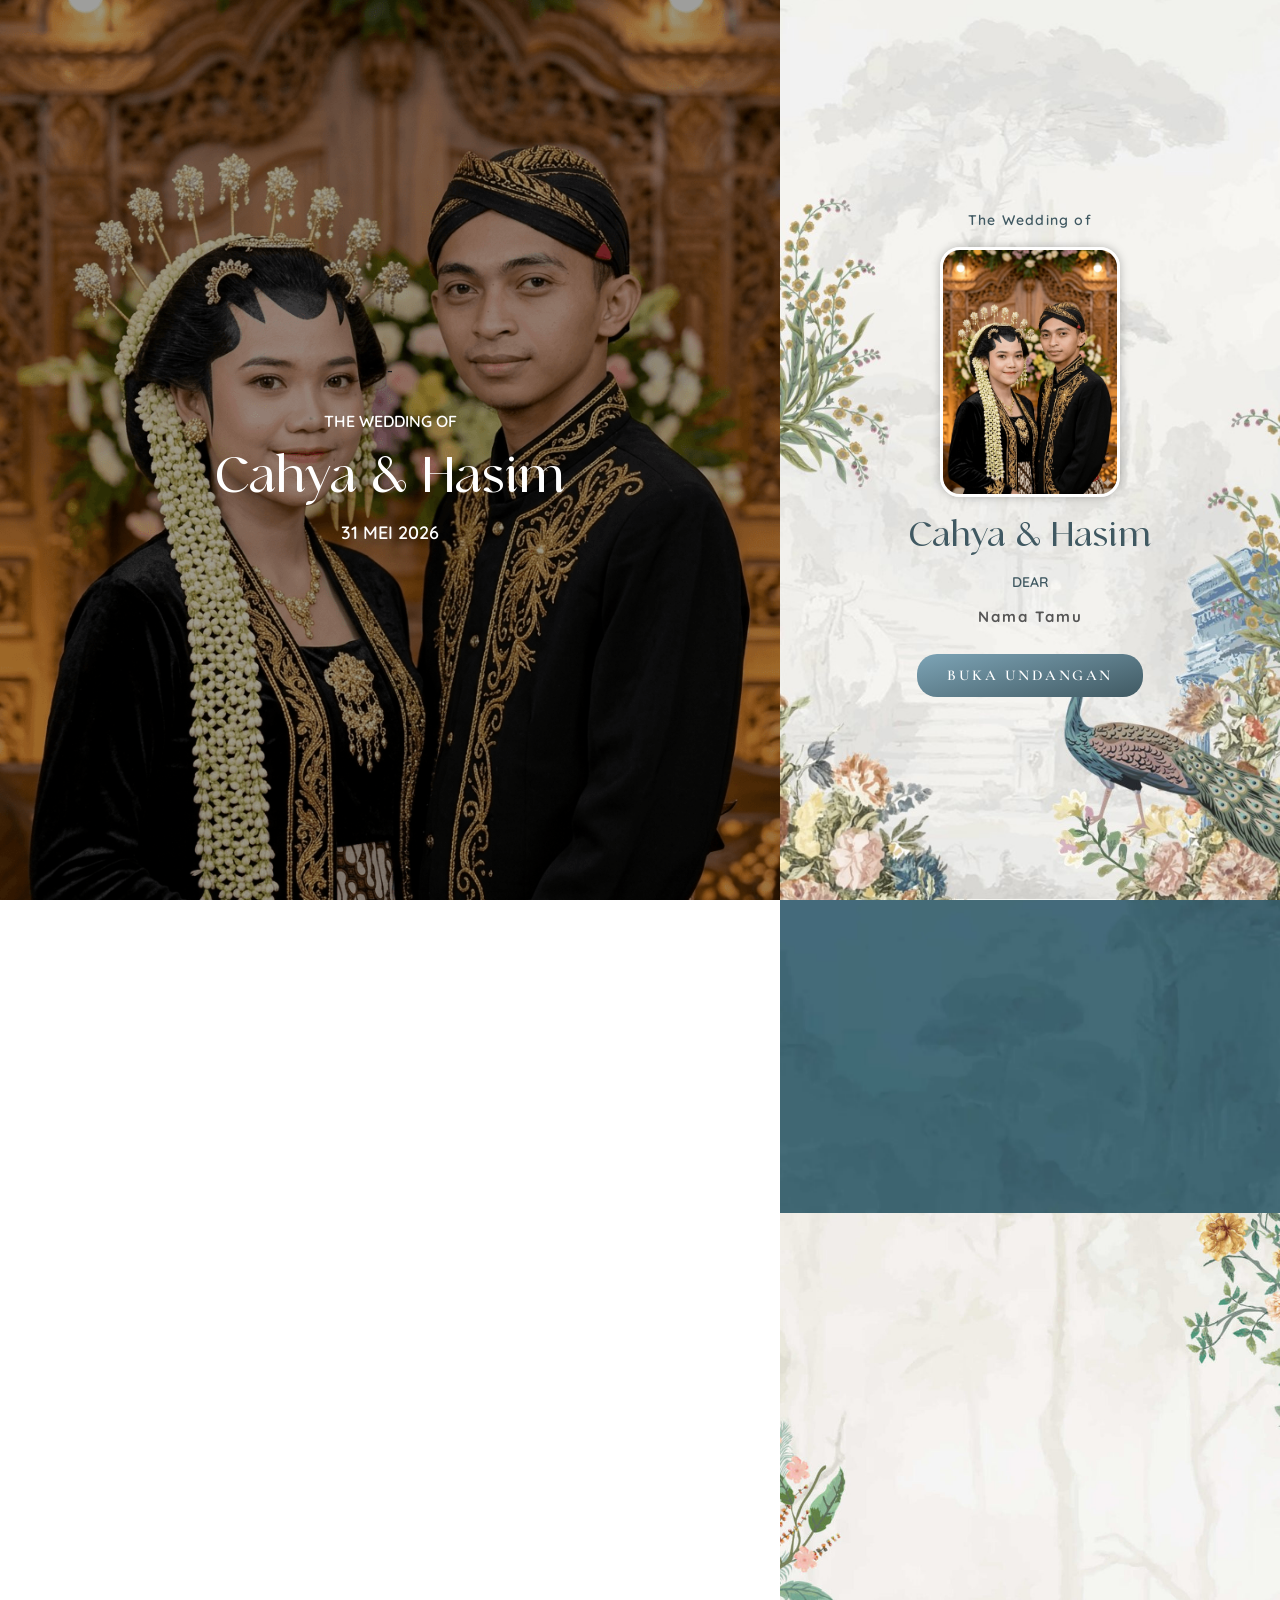
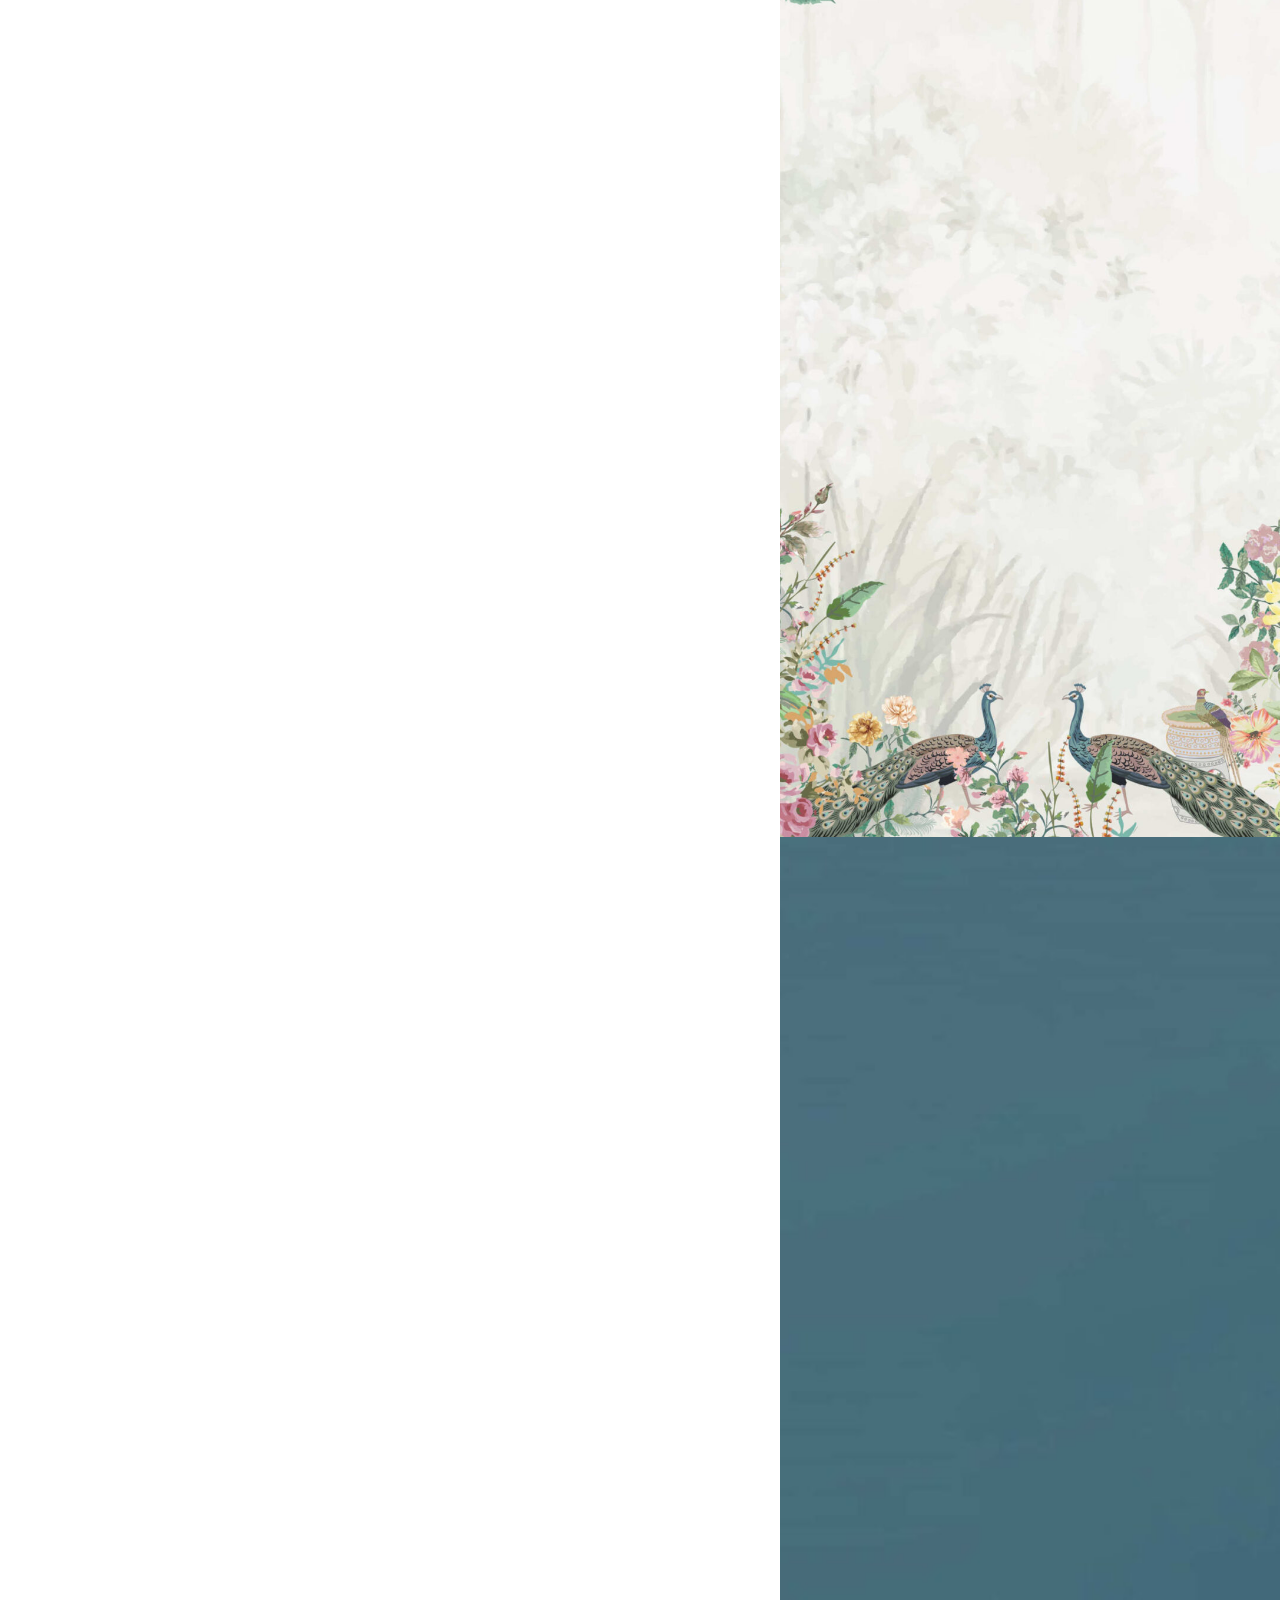
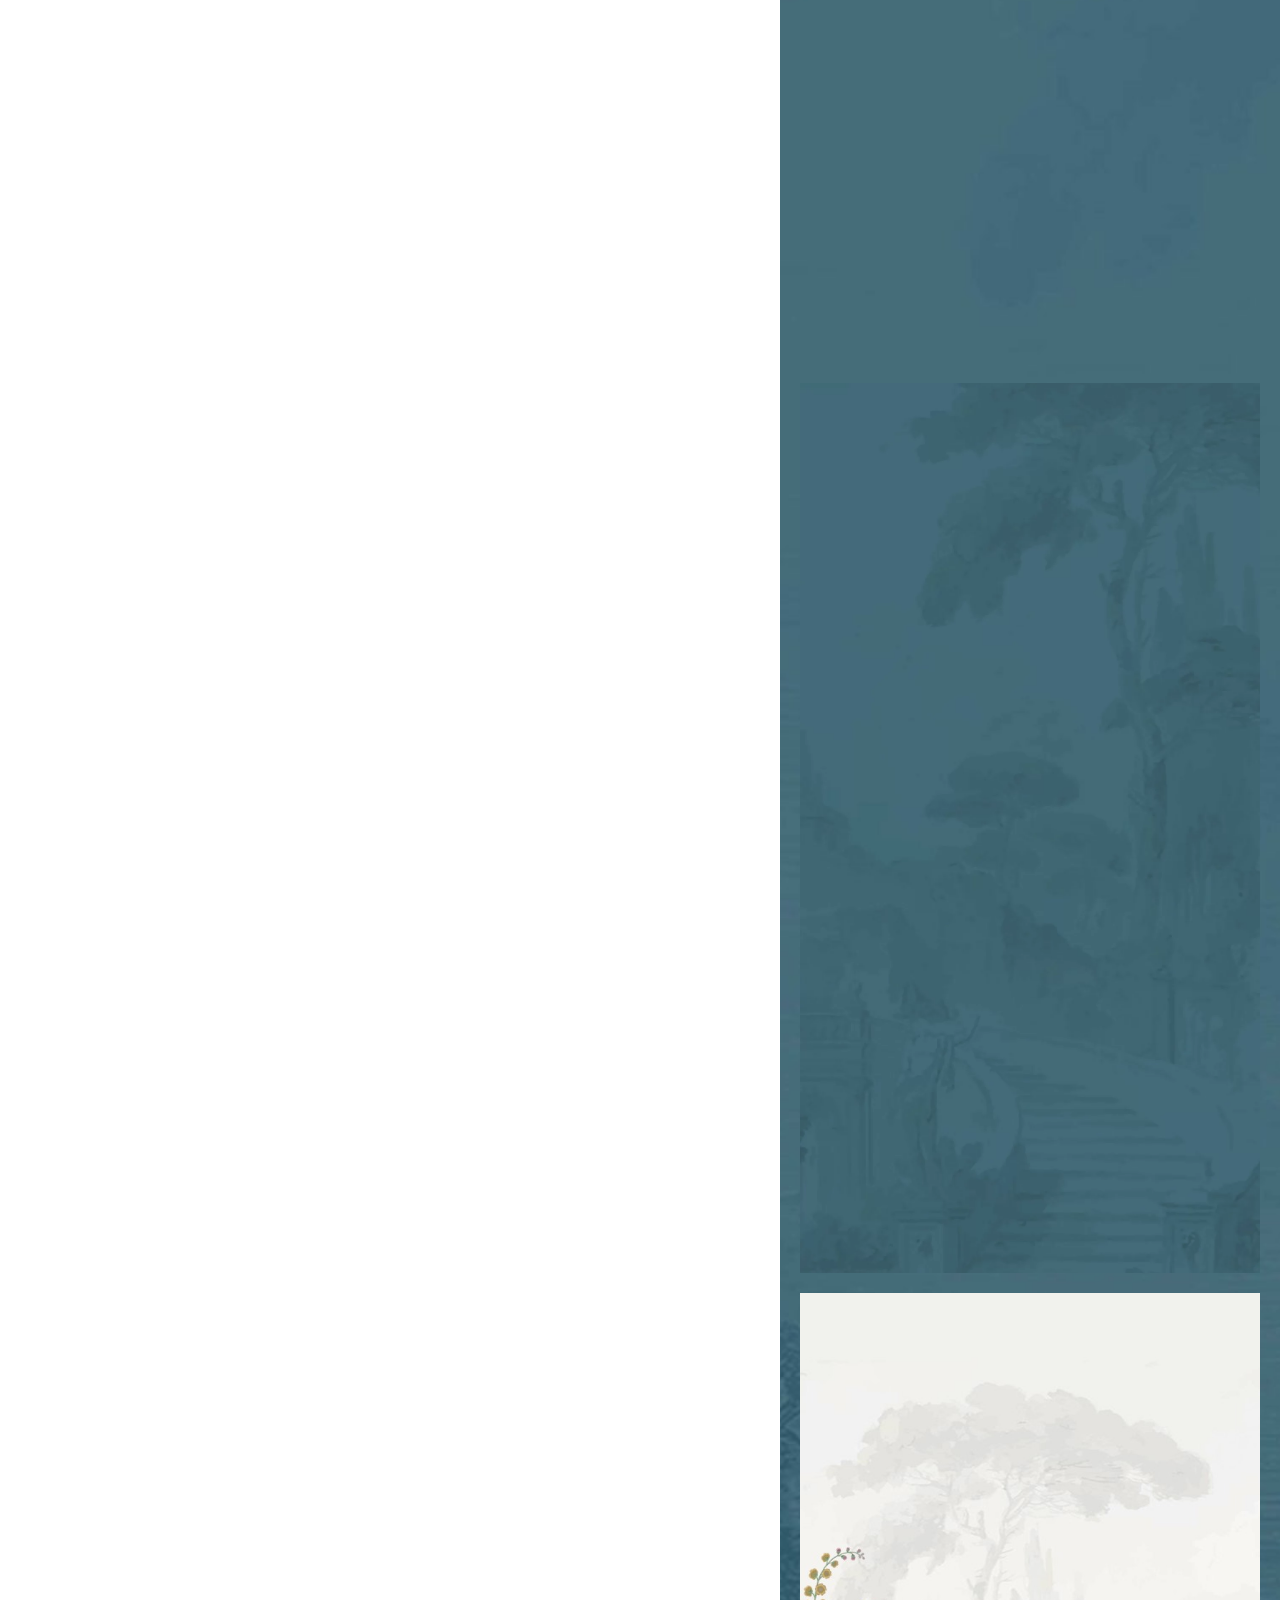
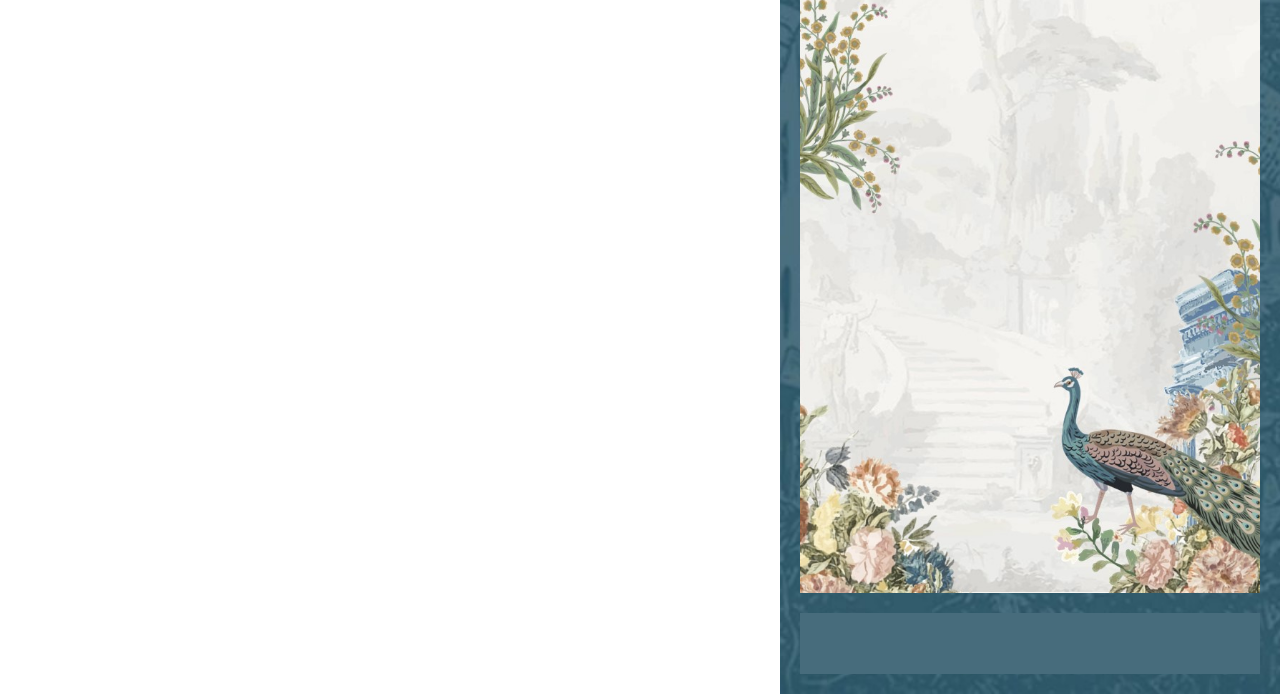
<file: indexold.html>
<!DOCTYPE html>
<html lang="id">

<!-- Added by HTTrack --><meta http-equiv="content-type" content="text/html;charset=UTF-8" /><!-- /Added by HTTrack -->
<head>
	<meta charset="UTF-8">
		        <style type="text/css">
            .cui-comment-text img {
                max-width: 100% !important;
            }
        </style>
        <meta name='robots' content='noindex, nofollow' />
<link rel='dns-prefetch' href='./unpkg.com/index.html' />
<link rel='dns-prefetch' href='./cdnjs.cloudflare.com/index.html' />
<style id='wp-img-auto-sizes-contain-inline-css'>
img:is([sizes=auto i],[sizes^="auto," i]){contain-intrinsic-size:3000px 1500px}
/*# sourceURL=wp-img-auto-sizes-contain-inline-css */
</style>
<link rel='stylesheet' id='bdt-uikit-css' href='./wp-content/plugins/weddingpress/assets/css/modules/bdt-uikit5829.css?ver=3.15.1' media='all' />
<link rel='stylesheet' id='ep-helper-css' href='./wp-content/plugins/weddingpress/assets/css/modules/ep-helper5dc4.css?ver=3.2.1.1' media='all' />
<link href="https://cdn.jsdelivr.net/npm/aos@2.3.4/dist/aos.css" rel="stylesheet">
<script src="https://cdn.jsdelivr.net/npm/aos@2.3.4/dist/aos.js"></script>
<style id='wp-emoji-styles-inline-css'>

	img.wp-smiley, img.emoji {
		display: inline !important;
		border: none !important;
		box-shadow: none !important;
		height: 1em !important;
		width: 1em !important;
		margin: 0 0.07em !important;
		vertical-align: -0.1em !important;
		background: none !important;
		padding: 0 !important;
	}
/*# sourceURL=wp-emoji-styles-inline-css */
</style>
<link rel='stylesheet' id='uaf_client_css-css' href='./wp-content/uploads/useanyfont/uafb4bd.css?ver=1775488368' media='all' />
<link rel='stylesheet' id='exad-main-style-css' href='./wp-content/plugins/weddingpress/assets/css/exad-styles.minb34e.css?ver=6.9.4' media='all' />
<link rel='stylesheet' id='cui_style-css' href='./wp-content/plugins/weddingpress/addons/comment-kit2/css/cui_style8a54.css?ver=1.0.0' media='screen' />
<style id='cui_style-inline-css'>

		.cui-wrapper {
		  font-size: 14px
		}
	.cui-post-author {
	color: white !important;
	background: #777 !important;
}

/*Tombol Kirim*/
.cui-wrapper.cui-facebook .cui-wrap-form .cui-container-form input[type="submit"], /*Tombol Kirim*/
.cui-wrapper.cui-facebook .cui-wrap-form .cui-container-form input[type="submit"], .cui-wrapper.cui-facebook .cui-wrap-form .cui-container-form input[type="button"].cui-form-btn {
    width: 100%;
    font-size: 15px !important;
    margin-left: 0px;
}

.cui-wrapper .cui-wrap-form .cui-container-form p.form-submit {
    float: none;
}

.cui-wrapper.cui-facebook .cui-wrap-form {
    border-top: none;
}

.cui_comment_count_card.cui_card-tidak_hadir {
    background-color: #fdbcbc!important;
    color: #ff0000!important;
    border: 0!important;
    border-radius: 8px;
            }

.cui_comment_count_card.cui_card-hadir {
    background-color: #d9f9d3!important;
     color: #473025!important;
    border: 0!important;
    border-radius: 8px;
            }

.cui_comment_count_card.cui_card-masih_ragu {
    background-color: #d5d5d5!important;
     color: #666565!important;
    border: 0!important;
    border-radius: 8px;
}

.cui-wrapper.cui-facebook ul.cui-container-comments li.cui-item-comment {
    border-bottom: 0px solid #ffffff;
}

.cui-wrapper.cui-facebook ul.cui-container-comments {
    border-top: 0px solid #ffffff;
}

	.cui-wrapper ul.cui-container-comments li.cui-item-comment .cui-comment-avatar img {
		max-width: 28px;
		max-height: 28px;
	}
	.cui-wrapper ul.cui-container-comments li.cui-item-comment .cui-comment-content {
		margin-left: 38px;
	}
	.cui-wrapper ul.cui-container-comments li.cui-item-comment ul .cui-comment-avatar img {
		max-width: 24px;
		max-height: 24px;
	}
	.cui-wrapper ul.cui-container-comments li.cui-item-comment ul ul .cui-comment-avatar img {
		max-width: 21px;
		max-height: 21px;
	}
    .cui_comment_count_card.cui_card-tidak_hadir {
    background-color: #d90a11;
    }
    .cui_comment_count_card.cui_card-hadir {
    background-color: #3D9A62;
    }
    .cui_comment_count_card.cui_card-masih_ragu {
    background-color: #d7a916;
    }
	
/*# sourceURL=cui_style-inline-css */
</style>
<link rel='stylesheet' id='wdp-icon-css' href='./wp-content/plugins/weddingpress/assets/css/new-icon.min5dc4.css?ver=3.2.1.1' media='all' />
<link rel='stylesheet' id='hello-elementor-css' href='./wp-content/themes/hello-elementor/assets/css/reseta7da.css?ver=3.4.7' media='all' />
<link rel='stylesheet' id='hello-elementor-theme-style-css' href='./wp-content/themes/hello-elementor/assets/css/themea7da.css?ver=3.4.7' media='all' />
<link rel='stylesheet' id='hello-elementor-header-footer-css' href='./wp-content/themes/hello-elementor/assets/css/header-footera7da.css?ver=3.4.7' media='all' />
<link rel='stylesheet' id='elementor-frontend-css' href='./wp-content/plugins/elementor/assets/css/frontend.min4bf6.css?ver=3.33.2' media='all' />
<link rel='stylesheet' id='elementor-post-4-css' href='./wp-content/uploads/elementor/css/post-41e6b.css?ver=1775488394' media='all' />
<link rel='stylesheet' id='elementor-icons-css' href='./wp-content/plugins/elementor/assets/lib/eicons/css/elementor-icons.mine085.css?ver=5.44.0' media='all' />
<link rel='stylesheet' id='weddingpress-wdp-css' href='./wp-content/plugins/weddingpress/assets/css/wdp5dc4.css?ver=3.2.1.1' media='all' />
<link rel='stylesheet' id='kirim-kit-css' href='./wp-content/plugins/weddingpress/assets/css/guest-book5dc4.css?ver=3.2.1.1' media='all' />
<link rel='stylesheet' id='widget-heading-css' href='./wp-content/plugins/elementor/assets/css/widget-heading.min4bf6.css?ver=3.33.2' media='all' />
<link rel='stylesheet' id='widget-image-css' href='./wp-content/plugins/elementor/assets/css/widget-image.min4bf6.css?ver=3.33.2' media='all' />
<link rel='stylesheet' id='widget-lottie-css' href='./wp-content/plugins/elementor-pro/assets/css/widget-lottie.min5759.css?ver=3.32.1' media='all' />
<link rel='stylesheet' id='e-animation-fadeInDown-css' href='./wp-content/plugins/elementor/assets/lib/animations/styles/fadeInDown.min4bf6.css?ver=3.33.2' media='all' />
<link rel='stylesheet' id='e-animation-zoomIn-css' href='./wp-content/plugins/elementor/assets/lib/animations/styles/zoomIn.min4bf6.css?ver=3.33.2' media='all' />
<link rel='stylesheet' id='e-animation-fadeInUp-css' href='./wp-content/plugins/elementor/assets/lib/animations/styles/fadeInUp.min4bf6.css?ver=3.33.2' media='all' />
<link rel='stylesheet' id='widget-spacer-css' href='./wp-content/plugins/elementor/assets/css/widget-spacer.min4bf6.css?ver=3.33.2' media='all' />
<link rel='stylesheet' id='widget-social-icons-css' href='./wp-content/plugins/elementor/assets/css/widget-social-icons.min4bf6.css?ver=3.33.2' media='all' />
<link rel='stylesheet' id='e-apple-webkit-css' href='./wp-content/plugins/elementor/assets/css/conditionals/apple-webkit.min4bf6.css?ver=3.33.2' media='all' />
<link rel='stylesheet' id='swiper-css' href='./wp-content/plugins/elementor/assets/lib/swiper/v8/css/swiper.min94a4.css?ver=8.4.5' media='all' />
<link rel='stylesheet' id='e-swiper-css' href='./wp-content/plugins/elementor/assets/css/conditionals/e-swiper.min4bf6.css?ver=3.33.2' media='all' />
<link rel='stylesheet' id='widget-gallery-css' href='./wp-content/plugins/elementor-pro/assets/css/widget-gallery.min5759.css?ver=3.32.1' media='all' />
<link rel='stylesheet' id='elementor-gallery-css' href='./wp-content/plugins/elementor/assets/lib/e-gallery/css/e-gallery.min7359.css?ver=1.2.0' media='all' />
<link rel='stylesheet' id='e-transitions-css' href='./wp-content/plugins/elementor-pro/assets/css/conditionals/transitions.min5759.css?ver=3.32.1' media='all' />
<link rel='stylesheet' id='e-animation-shrink-css' href='./wp-content/plugins/elementor/assets/lib/animations/styles/e-animation-shrink.min4bf6.css?ver=3.33.2' media='all' />
<link rel='stylesheet' id='e-sticky-css' href='./wp-content/plugins/elementor-pro/assets/css/modules/sticky.min5759.css?ver=3.32.1' media='all' />
<link rel='stylesheet' id='elementor-post-21373-css' href='./wp-content/uploads/elementor/css/post-2137364c4.css?ver=1775488536' media='all' />
<link rel='stylesheet' id='elementor-gf-local-roboto-css' href='./wp-content/uploads/elementor/google-fonts/css/robotoe99d.css?ver=1745905774' media='all' />
<link rel='stylesheet' id='elementor-gf-local-robotoslab-css' href='./wp-content/uploads/elementor/google-fonts/css/robotoslabc89b.css?ver=1745905777' media='all' />
<link rel='stylesheet' id='elementor-gf-local-quicksand-css' href='./wp-content/uploads/elementor/google-fonts/css/quicksandc779.css?ver=1745905872' media='all' />
<link rel='stylesheet' id='elementor-gf-local-cormorantgaramond-css' href='./wp-content/uploads/elementor/google-fonts/css/cormorantgaramond43e2.css?ver=1745905805' media='all' />
<link rel='stylesheet' id='elementor-gf-local-poppins-css' href='./wp-content/uploads/elementor/google-fonts/css/poppinsc322.css?ver=1745905814' media='all' />
<link rel='stylesheet' id='elementor-gf-local-jura-css' href='./wp-content/uploads/elementor/google-fonts/css/jurab49c.css?ver=1745905788' media='all' />
<link rel='stylesheet' id='elementor-gf-local-montserrat-css' href='./wp-content/uploads/elementor/google-fonts/css/montserrat5cac.css?ver=1745905793' media='all' />
<link rel='stylesheet' id='elementor-icons-shared-0-css' href='./wp-content/plugins/elementor/assets/lib/font-awesome/css/fontawesome.min52d5.css?ver=5.15.3' media='all' />
<link rel='stylesheet' id='elementor-icons-fa-brands-css' href='./wp-content/plugins/elementor/assets/lib/font-awesome/css/brands.min52d5.css?ver=5.15.3' media='all' />
<link rel='stylesheet' id='elementor-icons-fa-solid-css' href='./wp-content/plugins/elementor/assets/lib/font-awesome/css/solid.min52d5.css?ver=5.15.3' media='all' />
<link rel='stylesheet' id='elementor-icons-fa-regular-css' href='./wp-content/plugins/elementor/assets/lib/font-awesome/css/regular.min52d5.css?ver=5.15.3' media='all' />
<script src="./wp-includes/js/jquery/jquery.minf43b.js?ver=3.7.1" id="jquery-core-js"></script>
<script src="./wp-includes/js/jquery/jquery-migrate.min5589.js?ver=3.4.1" id="jquery-migrate-js"></script>
<link rel="https://api.w.org/" href="./wp-json/index.html" /><link rel="alternate" title="JSON" type="application/json" href="./wp-json/wp/v2/pages/21373.json" /><link rel="EditURI" type="application/rsd+xml" title="RSD" href="./xmlrpc0db0.php?rsd" />
<meta name="generator" content="WordPress 6.9.4" />
<link rel='shortlink' href='./indexc780.html?p=21373' />
<meta name="generator" content="Elementor 3.33.2; features: additional_custom_breakpoints; settings: css_print_method-external, google_font-enabled, font_display-auto">
<link href="./unpkg.com/aos@2.3.1/dist/aos.css" rel="stylesheet">
			<style>
				.e-con.e-parent:nth-of-type(n+4):not(.e-lazyloaded):not(.e-no-lazyload),
				.e-con.e-parent:nth-of-type(n+4):not(.e-lazyloaded):not(.e-no-lazyload) * {
					background-image: none !important;
				}
				@media screen and (max-height: 1024px) {
					.e-con.e-parent:nth-of-type(n+3):not(.e-lazyloaded):not(.e-no-lazyload),
					.e-con.e-parent:nth-of-type(n+3):not(.e-lazyloaded):not(.e-no-lazyload) * {
						background-image: none !important;
					}
				}
				@media screen and (max-height: 640px) {
					.e-con.e-parent:nth-of-type(n+2):not(.e-lazyloaded):not(.e-no-lazyload),
					.e-con.e-parent:nth-of-type(n+2):not(.e-lazyloaded):not(.e-no-lazyload) * {
						background-image: none !important;
					}
				}
			</style>
			<style class='wp-fonts-local'>
@font-face{font-family:anydore;font-style:normal;font-weight:400;font-display:fallback;src:url('./wp-content/uploads/useanyfont/7407Anydore.woff2') format('woff2');}
@font-face{font-family:dearsarah;font-style:normal;font-weight:400;font-display:fallback;src:url('./wp-content/uploads/useanyfont/1490DearSarah.woff2') format('woff2');}
@font-face{font-family:spring-in-may;font-style:normal;font-weight:400;font-display:fallback;src:url('./wp-content/uploads/useanyfont/2678Spring-in-may.woff2') format('woff2');}
@font-face{font-family:dear-sarah;font-style:normal;font-weight:400;font-display:fallback;src:url('./wp-content/uploads/useanyfont/1435Dear-Sarah.woff2') format('woff2');}
@font-face{font-family:coffee-extra;font-style:normal;font-weight:400;font-display:fallback;src:url('./wp-content/uploads/useanyfont/9281Coffee-Extra.woff2') format('woff2');}
@font-face{font-family:autumn;font-style:normal;font-weight:400;font-display:fallback;src:url('./wp-content/uploads/useanyfont/2546Autumn.woff2') format('woff2');}
@font-face{font-family:freestyle;font-style:normal;font-weight:400;font-display:fallback;src:url('./wp-content/uploads/useanyfont/1847Freestyle.woff2') format('woff2');}
@font-face{font-family:rainbow-in-june;font-style:normal;font-weight:400;font-display:fallback;src:url('./wp-content/uploads/useanyfont/3828Rainbow-in-June.woff2') format('woff2');}
@font-face{font-family:strawberrycupcakes;font-style:normal;font-weight:400;font-display:fallback;src:url('./wp-content/uploads/useanyfont/513StrawberryCupcakes.woff2') format('woff2');}
@font-face{font-family:mishka;font-style:normal;font-weight:400;font-display:fallback;src:url('./wp-content/uploads/useanyfont/7924Mishka.woff2') format('woff2');}
@font-face{font-family:coffe-for-breakfast;font-style:normal;font-weight:400;font-display:fallback;src:url('./wp-content/uploads/useanyfont/2669Coffe-for-breakfast.woff2') format('woff2');}
@font-face{font-family:hashiba;font-style:normal;font-weight:400;font-display:fallback;src:url('./wp-content/uploads/useanyfont/4323Hashiba.woff2') format('woff2');}
@font-face{font-family:calvino;font-style:normal;font-weight:400;font-display:fallback;src:url('./wp-content/uploads/useanyfont/8024Calvino.woff2') format('woff2');}
@font-face{font-family:winterbeauty-script;font-style:normal;font-weight:400;font-display:fallback;src:url('./wp-content/uploads/useanyfont/604Winterbeauty-Script.woff2') format('woff2');}
@font-face{font-family:back-to-school;font-style:normal;font-weight:400;font-display:fallback;src:url('./wp-content/uploads/useanyfont/6655Back-to-School.woff2') format('woff2');}
@font-face{font-family:revania;font-style:normal;font-weight:400;font-display:fallback;src:url('./wp-content/uploads/useanyfont/8713Revania.woff2') format('woff2');}
@font-face{font-family:italianno;font-style:normal;font-weight:400;font-display:fallback;src:url('./wp-content/uploads/useanyfont/4215Italianno.woff2') format('woff2');}
@font-face{font-family:traditional-arabic;font-style:normal;font-weight:400;font-display:fallback;src:url('./wp-content/uploads/useanyfont/8462Traditional-arabic.woff2') format('woff2');}
@font-face{font-family:redrains-demo;font-style:normal;font-weight:400;font-display:fallback;src:url('./wp-content/uploads/useanyfont/2837Redrains-demo.woff2') format('woff2');}
@font-face{font-family:black-rotela;font-style:normal;font-weight:400;font-display:fallback;src:url('./wp-content/uploads/useanyfont/9689Black-Rotela.woff2') format('woff2');}
@font-face{font-family:mainstay;font-style:normal;font-weight:400;font-display:fallback;src:url('./wp-content/uploads/useanyfont/5504Mainstay.woff2') format('woff2');}
@font-face{font-family:monoline;font-style:normal;font-weight:400;font-display:fallback;src:url('./wp-content/uploads/useanyfont/7448Monoline.woff2') format('woff2');}
@font-face{font-family:praise;font-style:normal;font-weight:400;font-display:fallback;src:url('./wp-content/uploads/useanyfont/7012Praise.woff2') format('woff2');}
@font-face{font-family:playball;font-style:normal;font-weight:400;font-display:fallback;src:url('./wp-content/uploads/useanyfont/3194Playball.woff2') format('woff2');}
@font-face{font-family:the-californication;font-style:normal;font-weight:400;font-display:fallback;src:url('./wp-content/uploads/useanyfont/1083The-Californication.woff2') format('woff2');}
@font-face{font-family:photograph;font-style:normal;font-weight:400;font-display:fallback;src:url('./wp-content/uploads/useanyfont/9331Photograph.woff2') format('woff2');}
@font-face{font-family:muthiara;font-style:normal;font-weight:400;font-display:fallback;src:url('./wp-content/uploads/useanyfont/6587Muthiara.woff2') format('woff2');}
@font-face{font-family:high_spirited;font-style:normal;font-weight:400;font-display:fallback;src:url('./wp-content/uploads/useanyfont/8207High_spirited.woff2') format('woff2');}
@font-face{font-family:tangerin;font-style:normal;font-weight:400;font-display:fallback;src:url('./wp-content/uploads/useanyfont/9294Tangerin.woff2') format('woff2');}
@font-face{font-family:bernardo;font-style:normal;font-weight:400;font-display:fallback;src:url('./wp-content/uploads/useanyfont/3318Bernardo.woff2') format('woff2');}
@font-face{font-family:grithani;font-style:normal;font-weight:400;font-display:fallback;src:url('./wp-content/uploads/useanyfont/3157Grithani.woff2') format('woff2');}
@font-face{font-family:agencyfb-bold;font-style:normal;font-weight:400;font-display:fallback;src:url('./wp-content/uploads/useanyfont/5025AgencyFB-Bold.woff2') format('woff2');}
@font-face{font-family:cream-cake;font-style:normal;font-weight:400;font-display:fallback;src:url('./wp-content/uploads/useanyfont/8323Cream-Cake.woff2') format('woff2');}
@font-face{font-family:trajan;font-style:normal;font-weight:400;font-display:fallback;src:url('./wp-content/uploads/useanyfont/2989Trajan.woff2') format('woff2');}
@font-face{font-family:monotype-corsiva;font-style:normal;font-weight:400;font-display:fallback;src:url('./wp-content/uploads/useanyfont/5088Monotype-Corsiva.woff2') format('woff2');}
@font-face{font-family:mutiara;font-style:normal;font-weight:400;font-display:fallback;src:url('./wp-content/uploads/useanyfont/7291Mutiara.woff2') format('woff2');}
@font-face{font-family:carolyna-pro-black;font-style:normal;font-weight:400;font-display:fallback;src:url('./wp-content/uploads/useanyfont/3891Carolyna-Pro-Black.woff2') format('woff2');}
@font-face{font-family:belisha;font-style:normal;font-weight:400;font-display:fallback;src:url('./wp-content/uploads/useanyfont/9015Belisha.woff2') format('woff2');}
@font-face{font-family:bohemian;font-style:normal;font-weight:400;font-display:fallback;src:url('./wp-content/uploads/useanyfont/271Bohemian.woff2') format('woff2');}
@font-face{font-family:bodebeck;font-style:normal;font-weight:400;font-display:fallback;src:url('./wp-content/uploads/useanyfont/2535Bodebeck.woff2') format('woff2');}
@font-face{font-family:the-bernardo;font-style:normal;font-weight:400;font-display:fallback;src:url('./wp-content/uploads/useanyfont/7942The-bernardo.woff2') format('woff2');}
@font-face{font-family:vogue;font-style:normal;font-weight:400;font-display:fallback;src:url('./wp-content/uploads/useanyfont/4389Vogue.woff2') format('woff2');}
@font-face{font-family:pinyonscript-regular;font-style:normal;font-weight:400;font-display:fallback;src:url('./wp-content/uploads/useanyfont/8612PinyonScript-Regular.woff2') format('woff2');}
@font-face{font-family:hennypenny;font-style:normal;font-weight:400;font-display:fallback;src:url('./wp-content/uploads/useanyfont/339HennyPenny.woff2') format('woff2');}
@font-face{font-family:sweet-saturday;font-style:normal;font-weight:400;font-display:fallback;src:url('./wp-content/uploads/useanyfont/5014Sweet-Saturday.woff2') format('woff2');}
@font-face{font-family:rumraisin;font-style:normal;font-weight:400;font-display:fallback;src:url('./wp-content/uploads/useanyfont/9746RumRaisin.woff2') format('woff2');}
@font-face{font-family:poorstory;font-style:normal;font-weight:400;font-display:fallback;src:url('./wp-content/uploads/useanyfont/8630PoorStory.woff2') format('woff2');}
@font-face{font-family:matrix;font-style:normal;font-weight:400;font-display:fallback;src:url('./wp-content/uploads/useanyfont/3365matrix.woff2') format('woff2');}
@font-face{font-family:bebas-neue;font-style:normal;font-weight:400;font-display:fallback;src:url('./wp-content/uploads/useanyfont/9311Bebas-Neue.woff2') format('woff2');}
@font-face{font-family:akaya-kanadaka;font-style:normal;font-weight:400;font-display:fallback;src:url('./wp-content/uploads/useanyfont/5638Akaya-Kanadaka.woff2') format('woff2');}
@font-face{font-family:delius-swash-caps;font-style:normal;font-weight:400;font-display:fallback;src:url('./wp-content/uploads/useanyfont/5359Delius-Swash-Caps.woff2') format('woff2');}
@font-face{font-family:chilanka;font-style:normal;font-weight:400;font-display:fallback;src:url('./wp-content/uploads/useanyfont/5914Chilanka.woff2') format('woff2');}
@font-face{font-family:autumn-in-november;font-style:normal;font-weight:400;font-display:fallback;src:url('./wp-content/uploads/useanyfont/1300Autumn-in-November.woff2') format('woff2');}
@font-face{font-family:skranji;font-style:normal;font-weight:400;font-display:fallback;src:url('./wp-content/uploads/useanyfont/4226Skranji.woff2') format('woff2');}
@font-face{font-family:gallerymodern-webfon;font-style:normal;font-weight:400;font-display:fallback;src:url('./wp-content/uploads/useanyfont/3971gallerymodern-webfon.woff2') format('woff2');}
@font-face{font-family:gallerymodern-webfon;font-style:normal;font-weight:400;font-display:fallback;src:url('./wp-content/uploads/useanyfont/9483gallerymodern-webfon.woff2') format('woff2');}
@font-face{font-family:laluxesscript-regula;font-style:normal;font-weight:400;font-display:fallback;src:url('./wp-content/uploads/useanyfont/2366LaLuxesScript-Regula.woff2') format('woff2');}
@font-face{font-family:laluxesscript-regula;font-style:normal;font-weight:400;font-display:fallback;src:url('./wp-content/uploads/useanyfont/9441LaLuxesScript-Regula.woff2') format('woff2');}
@font-face{font-family:oakes-grotesk-regula;font-style:normal;font-weight:400;font-display:fallback;src:url('./wp-content/uploads/useanyfont/6648Oakes-Grotesk-Regula.woff2') format('woff2');}
@font-face{font-family:welcome-ramadhan;font-style:normal;font-weight:400;font-display:fallback;src:url('./wp-content/uploads/useanyfont/3003welcome-ramadhan.woff2') format('woff2');}
@font-face{font-family:aladin;font-style:normal;font-weight:400;font-display:fallback;src:url('./wp-content/uploads/useanyfont/3952Aladin.woff2') format('woff2');}
@font-face{font-family:analogue;font-style:normal;font-weight:400;font-display:fallback;src:url('./wp-content/uploads/useanyfont/339Analogue.woff2') format('woff2');}
@font-face{font-family:analogue;font-style:normal;font-weight:400;font-display:fallback;src:url('./wp-content/uploads/useanyfont/1261Analogue.woff2') format('woff2');}
@font-face{font-family:creattion;font-style:normal;font-weight:400;font-display:fallback;src:url('./wp-content/uploads/useanyfont/714Creattion.woff2') format('woff2');}
@font-face{font-family:creattion;font-style:normal;font-weight:400;font-display:fallback;src:url('./wp-content/uploads/useanyfont/4013Creattion.woff2') format('woff2');}
@font-face{font-family:editors-light;font-style:normal;font-weight:400;font-display:fallback;src:url('./wp-content/uploads/useanyfont/9404Editors-Light.woff2') format('woff2');}
@font-face{font-family:editors-light;font-style:normal;font-weight:400;font-display:fallback;src:url('./wp-content/uploads/useanyfont/6212Editors-Light.woff2') format('woff2');}
@font-face{font-family:power;font-style:normal;font-weight:400;font-display:fallback;src:url('./wp-content/uploads/useanyfont/7107power.woff2') format('woff2');}
@font-face{font-family:power;font-style:normal;font-weight:400;font-display:fallback;src:url('./wp-content/uploads/useanyfont/4526power.woff2') format('woff2');}
@font-face{font-family:maglonyfreeversion;font-style:normal;font-weight:400;font-display:fallback;src:url('./wp-content/uploads/useanyfont/5509Maglonyfreeversion.woff2') format('woff2');}
@font-face{font-family:adinekir;font-style:normal;font-weight:400;font-display:fallback;src:url('./wp-content/uploads/useanyfont/6796adinekir.woff2') format('woff2');}
@font-face{font-family:boheme-floral;font-style:normal;font-weight:400;font-display:fallback;src:url('./wp-content/uploads/useanyfont/943Boheme-Floral.woff2') format('woff2');}
@font-face{font-family:hatolie;font-style:normal;font-weight:400;font-display:fallback;src:url('./wp-content/uploads/useanyfont/2484Hatolie.woff2') format('woff2');}
@font-face{font-family:iskry;font-style:normal;font-weight:400;font-display:fallback;src:url('./wp-content/uploads/useanyfont/5573iskry.woff2') format('woff2');}
@font-face{font-family:dk-plague-master;font-style:normal;font-weight:400;font-display:fallback;src:url('./wp-content/uploads/useanyfont/6025DK-Plague-Master.woff2') format('woff2');}
@font-face{font-family:newyork;font-style:normal;font-weight:400;font-display:fallback;src:url('./wp-content/uploads/useanyfont/418NewYork.woff2') format('woff2');}
@font-face{font-family:vtks-bandoleones;font-style:normal;font-weight:400;font-display:fallback;src:url('./wp-content/uploads/useanyfont/8398Vtks-Bandoleones.woff2') format('woff2');}
@font-face{font-family:collina-regular;font-style:normal;font-weight:400;font-display:fallback;src:url('./wp-content/uploads/useanyfont/4526Collina-Regular.woff2') format('woff2');}
@font-face{font-family:anabele;font-style:normal;font-weight:400;font-display:fallback;src:url('./wp-content/uploads/useanyfont/5086Anabele.woff2') format('woff2');}
@font-face{font-family:walbaumdisplay;font-style:normal;font-weight:400;font-display:fallback;src:url('./wp-content/uploads/useanyfont/8373WalbaumDisplay.woff2') format('woff2');}
@font-face{font-family:alumatica-regular;font-style:normal;font-weight:400;font-display:fallback;src:url('./wp-content/uploads/useanyfont/1427Alumatica-Regular.woff2') format('woff2');}
@font-face{font-family:paris;font-style:normal;font-weight:400;font-display:fallback;src:url('./wp-content/uploads/useanyfont/1539paris.woff2') format('woff2');}
@font-face{font-family:edensor;font-style:normal;font-weight:400;font-display:fallback;src:url('./wp-content/uploads/useanyfont/310Edensor.woff2') format('woff2');}
@font-face{font-family:bon-vivan-regular;font-style:normal;font-weight:400;font-display:fallback;src:url('./wp-content/uploads/useanyfont/4237bon-vivan-regular.woff2') format('woff2');}
@font-face{font-family:edwardian-script;font-style:normal;font-weight:400;font-display:fallback;src:url('./wp-content/uploads/useanyfont/7592Edwardian-Script.woff2') format('woff2');}
@font-face{font-family:roserri;font-style:normal;font-weight:400;font-display:fallback;src:url('./wp-content/uploads/useanyfont/5588Roserri.woff2') format('woff2');}
@font-face{font-family:aphrodite-slim-text;font-style:normal;font-weight:400;font-display:fallback;src:url('./wp-content/uploads/useanyfont/9462Aphrodite-Slim-Text.woff2') format('woff2');}
@font-face{font-family:garlicha;font-style:normal;font-weight:400;font-display:fallback;src:url('./wp-content/uploads/useanyfont/6616garlicha.woff2') format('woff2');}
@font-face{font-family:baskerville-old-face;font-style:normal;font-weight:400;font-display:fallback;src:url('./wp-content/uploads/useanyfont/4320baskerville-old-face.woff2') format('woff2');}
@font-face{font-family:italiana-regular;font-style:normal;font-weight:400;font-display:fallback;src:url('./wp-content/uploads/useanyfont/5666Italiana-Regular.woff2') format('woff2');}
@font-face{font-family:iskry-regular;font-style:normal;font-weight:400;font-display:fallback;src:url('./wp-content/uploads/useanyfont/4236Iskry-Regular.woff2') format('woff2');}
@font-face{font-family:abhaya-libre;font-style:normal;font-weight:400;font-display:fallback;src:url('./wp-content/uploads/useanyfont/3376Abhaya-Libre.woff2') format('woff2');}
@font-face{font-family:sabonltstd-italic;font-style:normal;font-weight:400;font-display:fallback;src:url('./wp-content/uploads/useanyfont/2819SabonLTStd-Italic.woff2') format('woff2');}
@font-face{font-family:saudagar;font-style:normal;font-weight:400;font-display:fallback;src:url('./wp-content/uploads/useanyfont/9218Saudagar.woff2') format('woff2');}
@font-face{font-family:senja-mentari-demo;font-style:normal;font-weight:400;font-display:fallback;src:url('./wp-content/uploads/useanyfont/3500Senja-Mentari-Demo.woff2') format('woff2');}
@font-face{font-family:senja-mentari-demo;font-style:normal;font-weight:400;font-display:fallback;src:url('./wp-content/uploads/useanyfont/9230Senja-Mentari-Demo.woff2') format('woff2');}
@font-face{font-family:senja-mentari-demo;font-style:normal;font-weight:400;font-display:fallback;src:url('./wp-content/uploads/useanyfont/3651Senja-Mentari-Demo.woff2') format('woff2');}
@font-face{font-family:south;font-style:normal;font-weight:400;font-display:fallback;src:url('./wp-content/uploads/useanyfont/3115South.woff2') format('woff2');}
@font-face{font-family:alcantera-serif;font-style:normal;font-weight:400;font-display:fallback;src:url('./wp-content/uploads/useanyfont/2928Alcantera-Serif.woff2') format('woff2');}
@font-face{font-family:aston-script;font-style:normal;font-weight:400;font-display:fallback;src:url('./wp-content/uploads/useanyfont/3791Aston-Script.woff2') format('woff2');}
@font-face{font-family:brown-sugar;font-style:normal;font-weight:400;font-display:fallback;src:url('./wp-content/uploads/useanyfont/2482Brown-Sugar.woff2') format('woff2');}
@font-face{font-family:greatness-regular;font-style:normal;font-weight:400;font-display:fallback;src:url('./wp-content/uploads/useanyfont/9290Greatness-Regular.woff2') format('woff2');}
@font-face{font-family:ivy-mode;font-style:normal;font-weight:400;font-display:fallback;src:url('./wp-content/uploads/useanyfont/4964Ivy-Mode.woff2') format('woff2');}
@font-face{font-family:melindaevania;font-style:normal;font-weight:400;font-display:fallback;src:url('./wp-content/uploads/useanyfont/4202MelindaEvania.woff2') format('woff2');}
@font-face{font-family:romauntgaolines;font-style:normal;font-weight:400;font-display:fallback;src:url('./wp-content/uploads/useanyfont/326RomauntGaolines.woff2') format('woff2');}
@font-face{font-family:san-miguel;font-style:normal;font-weight:400;font-display:fallback;src:url('./wp-content/uploads/useanyfont/1300San-Miguel.woff2') format('woff2');}
@font-face{font-family:bickham-script-pro-r;font-style:normal;font-weight:400;font-display:fallback;src:url('./wp-content/uploads/useanyfont/65Bickham-Script-Pro-R.woff2') format('woff2');}
@font-face{font-family:tangerine;font-style:normal;font-weight:400;font-display:fallback;src:url('./wp-content/uploads/useanyfont/2129Tangerine.woff2') format('woff2');}
@font-face{font-family:rolasansignature;font-style:normal;font-weight:400;font-display:fallback;src:url('./wp-content/uploads/useanyfont/5876rolasansignature.woff2') format('woff2');}
@font-face{font-family:parisienne;font-style:normal;font-weight:400;font-display:fallback;src:url('./wp-content/uploads/useanyfont/3205Parisienne.woff2') format('woff2');}
@font-face{font-family:tempting;font-style:normal;font-weight:400;font-display:fallback;src:url('./wp-content/uploads/useanyfont/9802Tempting.woff2') format('woff2');}
@font-face{font-family:mrgabe-regular;font-style:normal;font-weight:400;font-display:fallback;src:url('./wp-content/uploads/useanyfont/7704MrGabe-Regular.woff2') format('woff2');}
@font-face{font-family:desirable-bursh-text;font-style:normal;font-weight:400;font-display:fallback;src:url('./wp-content/uploads/useanyfont/7406Desirable-Bursh-Text.woff2') format('woff2');}
@font-face{font-family:snellbt;font-style:normal;font-weight:400;font-display:fallback;src:url('./wp-content/uploads/useanyfont/7055SnellBT.woff2') format('woff2');}
</style>
<link rel="icon" href="./wp-content/uploads/2025/03/cropped-PUNAKAWAN-32x32.png" sizes="32x32" />
<link rel="icon" href="./wp-content/uploads/2025/03/cropped-PUNAKAWAN-192x192.png" sizes="192x192" />
<link rel="apple-touch-icon" href="./wp-content/uploads/2025/03/cropped-PUNAKAWAN-180x180.png" />
<meta name="msapplication-TileImage" content="" />
		<style id="wp-custom-css">
			.elementor-button-wrapper {
    margin-top: 10px;
    margin-bottom: 10px;
}

p {
    margin-top: 0;
    margin-bottom: 0;
}

		</style>
			<meta name="viewport" content="width=device-width, initial-scale=1.0, viewport-fit=cover" /><style id='global-styles-inline-css'>
:root{--wp--preset--aspect-ratio--square: 1;--wp--preset--aspect-ratio--4-3: 4/3;--wp--preset--aspect-ratio--3-4: 3/4;--wp--preset--aspect-ratio--3-2: 3/2;--wp--preset--aspect-ratio--2-3: 2/3;--wp--preset--aspect-ratio--16-9: 16/9;--wp--preset--aspect-ratio--9-16: 9/16;--wp--preset--color--black: #000000;--wp--preset--color--cyan-bluish-gray: #abb8c3;--wp--preset--color--white: #ffffff;--wp--preset--color--pale-pink: #f78da7;--wp--preset--color--vivid-red: #cf2e2e;--wp--preset--color--luminous-vivid-orange: #ff6900;--wp--preset--color--luminous-vivid-amber: #fcb900;--wp--preset--color--light-green-cyan: #7bdcb5;--wp--preset--color--vivid-green-cyan: #00d084;--wp--preset--color--pale-cyan-blue: #8ed1fc;--wp--preset--color--vivid-cyan-blue: #0693e3;--wp--preset--color--vivid-purple: #9b51e0;--wp--preset--gradient--vivid-cyan-blue-to-vivid-purple: linear-gradient(135deg,rgb(6,147,227) 0%,rgb(155,81,224) 100%);--wp--preset--gradient--light-green-cyan-to-vivid-green-cyan: linear-gradient(135deg,rgb(122,220,180) 0%,rgb(0,208,130) 100%);--wp--preset--gradient--luminous-vivid-amber-to-luminous-vivid-orange: linear-gradient(135deg,rgb(252,185,0) 0%,rgb(255,105,0) 100%);--wp--preset--gradient--luminous-vivid-orange-to-vivid-red: linear-gradient(135deg,rgb(255,105,0) 0%,rgb(207,46,46) 100%);--wp--preset--gradient--very-light-gray-to-cyan-bluish-gray: linear-gradient(135deg,rgb(238,238,238) 0%,rgb(169,184,195) 100%);--wp--preset--gradient--cool-to-warm-spectrum: linear-gradient(135deg,rgb(74,234,220) 0%,rgb(151,120,209) 20%,rgb(207,42,186) 40%,rgb(238,44,130) 60%,rgb(251,105,98) 80%,rgb(254,248,76) 100%);--wp--preset--gradient--blush-light-purple: linear-gradient(135deg,rgb(255,206,236) 0%,rgb(152,150,240) 100%);--wp--preset--gradient--blush-bordeaux: linear-gradient(135deg,rgb(254,205,165) 0%,rgb(254,45,45) 50%,rgb(107,0,62) 100%);--wp--preset--gradient--luminous-dusk: linear-gradient(135deg,rgb(255,203,112) 0%,rgb(199,81,192) 50%,rgb(65,88,208) 100%);--wp--preset--gradient--pale-ocean: linear-gradient(135deg,rgb(255,245,203) 0%,rgb(182,227,212) 50%,rgb(51,167,181) 100%);--wp--preset--gradient--electric-grass: linear-gradient(135deg,rgb(202,248,128) 0%,rgb(113,206,126) 100%);--wp--preset--gradient--midnight: linear-gradient(135deg,rgb(2,3,129) 0%,rgb(40,116,252) 100%);--wp--preset--font-size--small: 13px;--wp--preset--font-size--medium: 20px;--wp--preset--font-size--large: 36px;--wp--preset--font-size--x-large: 42px;--wp--preset--font-family--anydore: anydore;--wp--preset--font-family--dearsarah: dearsarah;--wp--preset--font-family--spring-in-may: spring-in-may;--wp--preset--font-family--dear-sarah: dear-sarah;--wp--preset--font-family--coffee-extra: coffee-extra;--wp--preset--font-family--autumn: autumn;--wp--preset--font-family--freestyle: freestyle;--wp--preset--font-family--rainbow-in-june: rainbow-in-june;--wp--preset--font-family--strawberrycupcakes: strawberrycupcakes;--wp--preset--font-family--mishka: mishka;--wp--preset--font-family--coffe-for-breakfast: coffe-for-breakfast;--wp--preset--font-family--hashiba: hashiba;--wp--preset--font-family--calvino: calvino;--wp--preset--font-family--winterbeauty-script: winterbeauty-script;--wp--preset--font-family--back-to-school: back-to-school;--wp--preset--font-family--revania: revania;--wp--preset--font-family--italianno: italianno;--wp--preset--font-family--traditional-arabic: traditional-arabic;--wp--preset--font-family--redrains-demo: redrains-demo;--wp--preset--font-family--black-rotela: black-rotela;--wp--preset--font-family--mainstay: mainstay;--wp--preset--font-family--monoline: monoline;--wp--preset--font-family--praise: praise;--wp--preset--font-family--playball: playball;--wp--preset--font-family--the-californication: the-californication;--wp--preset--font-family--photograph: photograph;--wp--preset--font-family--muthiara: muthiara;--wp--preset--font-family--high-spirited: high_spirited;--wp--preset--font-family--tangerin: tangerin;--wp--preset--font-family--bernardo: bernardo;--wp--preset--font-family--grithani: grithani;--wp--preset--font-family--agencyfb-bold: agencyfb-bold;--wp--preset--font-family--cream-cake: cream-cake;--wp--preset--font-family--trajan: trajan;--wp--preset--font-family--monotype-corsiva: monotype-corsiva;--wp--preset--font-family--mutiara: mutiara;--wp--preset--font-family--carolyna-pro-black: carolyna-pro-black;--wp--preset--font-family--belisha: belisha;--wp--preset--font-family--bohemian: bohemian;--wp--preset--font-family--bodebeck: bodebeck;--wp--preset--font-family--the-bernardo: the-bernardo;--wp--preset--font-family--vogue: vogue;--wp--preset--font-family--pinyonscript-regular: pinyonscript-regular;--wp--preset--font-family--hennypenny: hennypenny;--wp--preset--font-family--sweet-saturday: sweet-saturday;--wp--preset--font-family--rumraisin: rumraisin;--wp--preset--font-family--poorstory: poorstory;--wp--preset--font-family--matrix: matrix;--wp--preset--font-family--bebas-neue: bebas-neue;--wp--preset--font-family--akaya-kanadaka: akaya-kanadaka;--wp--preset--font-family--delius-swash-caps: delius-swash-caps;--wp--preset--font-family--chilanka: chilanka;--wp--preset--font-family--autumn-in-november: autumn-in-november;--wp--preset--font-family--skranji: skranji;--wp--preset--font-family--gallerymodern-webfon: gallerymodern-webfon;--wp--preset--font-family--laluxesscript-regula: laluxesscript-regula;--wp--preset--font-family--oakes-grotesk-regula: oakes-grotesk-regula;--wp--preset--font-family--welcome-ramadhan: welcome-ramadhan;--wp--preset--font-family--aladin: aladin;--wp--preset--font-family--analogue: analogue;--wp--preset--font-family--creattion: creattion;--wp--preset--font-family--editors-light: editors-light;--wp--preset--font-family--power: power;--wp--preset--font-family--maglonyfreeversion: maglonyfreeversion;--wp--preset--font-family--adinekir: adinekir;--wp--preset--font-family--boheme-floral: boheme-floral;--wp--preset--font-family--hatolie: hatolie;--wp--preset--font-family--iskry: iskry;--wp--preset--font-family--dk-plague-master: dk-plague-master;--wp--preset--font-family--newyork: newyork;--wp--preset--font-family--vtks-bandoleones: vtks-bandoleones;--wp--preset--font-family--collina-regular: collina-regular;--wp--preset--font-family--anabele: anabele;--wp--preset--font-family--walbaumdisplay: walbaumdisplay;--wp--preset--font-family--alumatica-regular: alumatica-regular;--wp--preset--font-family--paris: paris;--wp--preset--font-family--edensor: edensor;--wp--preset--font-family--bon-vivan-regular: bon-vivan-regular;--wp--preset--font-family--edwardian-script: edwardian-script;--wp--preset--font-family--roserri: roserri;--wp--preset--font-family--aphrodite-slim-text: aphrodite-slim-text;--wp--preset--font-family--garlicha: garlicha;--wp--preset--font-family--baskerville-old-face: baskerville-old-face;--wp--preset--font-family--italiana-regular: italiana-regular;--wp--preset--font-family--iskry-regular: iskry-regular;--wp--preset--font-family--abhaya-libre: abhaya-libre;--wp--preset--font-family--sabonltstd-italic: sabonltstd-italic;--wp--preset--font-family--saudagar: saudagar;--wp--preset--font-family--senja-mentari-demo: senja-mentari-demo;--wp--preset--font-family--south: south;--wp--preset--font-family--alcantera-serif: alcantera-serif;--wp--preset--font-family--aston-script: aston-script;--wp--preset--font-family--brown-sugar: brown-sugar;--wp--preset--font-family--greatness-regular: greatness-regular;--wp--preset--font-family--ivy-mode: ivy-mode;--wp--preset--font-family--melindaevania: melindaevania;--wp--preset--font-family--romauntgaolines: romauntgaolines;--wp--preset--font-family--san-miguel: san-miguel;--wp--preset--font-family--bickham-script-pro-r: bickham-script-pro-r;--wp--preset--font-family--tangerine: tangerine;--wp--preset--font-family--rolasansignature: rolasansignature;--wp--preset--font-family--parisienne: parisienne;--wp--preset--font-family--tempting: tempting;--wp--preset--font-family--mrgabe-regular: mrgabe-regular;--wp--preset--font-family--desirable-bursh-text: desirable-bursh-text;--wp--preset--font-family--snellbt: snellbt;--wp--preset--spacing--20: 0.44rem;--wp--preset--spacing--30: 0.67rem;--wp--preset--spacing--40: 1rem;--wp--preset--spacing--50: 1.5rem;--wp--preset--spacing--60: 2.25rem;--wp--preset--spacing--70: 3.38rem;--wp--preset--spacing--80: 5.06rem;--wp--preset--shadow--natural: 6px 6px 9px rgba(0, 0, 0, 0.2);--wp--preset--shadow--deep: 12px 12px 50px rgba(0, 0, 0, 0.4);--wp--preset--shadow--sharp: 6px 6px 0px rgba(0, 0, 0, 0.2);--wp--preset--shadow--outlined: 6px 6px 0px -3px rgb(255, 255, 255), 6px 6px rgb(0, 0, 0);--wp--preset--shadow--crisp: 6px 6px 0px rgb(0, 0, 0);}:root { --wp--style--global--content-size: 800px;--wp--style--global--wide-size: 1200px; }:where(body) { margin: 0; }.wp-site-blocks > .alignleft { float: left; margin-right: 2em; }.wp-site-blocks > .alignright { float: right; margin-left: 2em; }.wp-site-blocks > .aligncenter { justify-content: center; margin-left: auto; margin-right: auto; }:where(.wp-site-blocks) > * { margin-block-start: 24px; margin-block-end: 0; }:where(.wp-site-blocks) > :first-child { margin-block-start: 0; }:where(.wp-site-blocks) > :last-child { margin-block-end: 0; }:root { --wp--style--block-gap: 24px; }:root :where(.is-layout-flow) > :first-child{margin-block-start: 0;}:root :where(.is-layout-flow) > :last-child{margin-block-end: 0;}:root :where(.is-layout-flow) > *{margin-block-start: 24px;margin-block-end: 0;}:root :where(.is-layout-constrained) > :first-child{margin-block-start: 0;}:root :where(.is-layout-constrained) > :last-child{margin-block-end: 0;}:root :where(.is-layout-constrained) > *{margin-block-start: 24px;margin-block-end: 0;}:root :where(.is-layout-flex){gap: 24px;}:root :where(.is-layout-grid){gap: 24px;}.is-layout-flow > .alignleft{float: left;margin-inline-start: 0;margin-inline-end: 2em;}.is-layout-flow > .alignright{float: right;margin-inline-start: 2em;margin-inline-end: 0;}.is-layout-flow > .aligncenter{margin-left: auto !important;margin-right: auto !important;}.is-layout-constrained > .alignleft{float: left;margin-inline-start: 0;margin-inline-end: 2em;}.is-layout-constrained > .alignright{float: right;margin-inline-start: 2em;margin-inline-end: 0;}.is-layout-constrained > .aligncenter{margin-left: auto !important;margin-right: auto !important;}.is-layout-constrained > :where(:not(.alignleft):not(.alignright):not(.alignfull)){max-width: var(--wp--style--global--content-size);margin-left: auto !important;margin-right: auto !important;}.is-layout-constrained > .alignwide{max-width: var(--wp--style--global--wide-size);}body .is-layout-flex{display: flex;}.is-layout-flex{flex-wrap: wrap;align-items: center;}.is-layout-flex > :is(*, div){margin: 0;}body .is-layout-grid{display: grid;}.is-layout-grid > :is(*, div){margin: 0;}body{padding-top: 0px;padding-right: 0px;padding-bottom: 0px;padding-left: 0px;}a:where(:not(.wp-element-button)){text-decoration: underline;}:root :where(.wp-element-button, .wp-block-button__link){background-color: #32373c;border-width: 0;color: #fff;font-family: inherit;font-size: inherit;font-style: inherit;font-weight: inherit;letter-spacing: inherit;line-height: inherit;padding-top: calc(0.667em + 2px);padding-right: calc(1.333em + 2px);padding-bottom: calc(0.667em + 2px);padding-left: calc(1.333em + 2px);text-decoration: none;text-transform: inherit;}.has-black-color{color: var(--wp--preset--color--black) !important;}.has-cyan-bluish-gray-color{color: var(--wp--preset--color--cyan-bluish-gray) !important;}.has-white-color{color: var(--wp--preset--color--white) !important;}.has-pale-pink-color{color: var(--wp--preset--color--pale-pink) !important;}.has-vivid-red-color{color: var(--wp--preset--color--vivid-red) !important;}.has-luminous-vivid-orange-color{color: var(--wp--preset--color--luminous-vivid-orange) !important;}.has-luminous-vivid-amber-color{color: var(--wp--preset--color--luminous-vivid-amber) !important;}.has-light-green-cyan-color{color: var(--wp--preset--color--light-green-cyan) !important;}.has-vivid-green-cyan-color{color: var(--wp--preset--color--vivid-green-cyan) !important;}.has-pale-cyan-blue-color{color: var(--wp--preset--color--pale-cyan-blue) !important;}.has-vivid-cyan-blue-color{color: var(--wp--preset--color--vivid-cyan-blue) !important;}.has-vivid-purple-color{color: var(--wp--preset--color--vivid-purple) !important;}.has-black-background-color{background-color: var(--wp--preset--color--black) !important;}.has-cyan-bluish-gray-background-color{background-color: var(--wp--preset--color--cyan-bluish-gray) !important;}.has-white-background-color{background-color: var(--wp--preset--color--white) !important;}.has-pale-pink-background-color{background-color: var(--wp--preset--color--pale-pink) !important;}.has-vivid-red-background-color{background-color: var(--wp--preset--color--vivid-red) !important;}.has-luminous-vivid-orange-background-color{background-color: var(--wp--preset--color--luminous-vivid-orange) !important;}.has-luminous-vivid-amber-background-color{background-color: var(--wp--preset--color--luminous-vivid-amber) !important;}.has-light-green-cyan-background-color{background-color: var(--wp--preset--color--light-green-cyan) !important;}.has-vivid-green-cyan-background-color{background-color: var(--wp--preset--color--vivid-green-cyan) !important;}.has-pale-cyan-blue-background-color{background-color: var(--wp--preset--color--pale-cyan-blue) !important;}.has-vivid-cyan-blue-background-color{background-color: var(--wp--preset--color--vivid-cyan-blue) !important;}.has-vivid-purple-background-color{background-color: var(--wp--preset--color--vivid-purple) !important;}.has-black-border-color{border-color: var(--wp--preset--color--black) !important;}.has-cyan-bluish-gray-border-color{border-color: var(--wp--preset--color--cyan-bluish-gray) !important;}.has-white-border-color{border-color: var(--wp--preset--color--white) !important;}.has-pale-pink-border-color{border-color: var(--wp--preset--color--pale-pink) !important;}.has-vivid-red-border-color{border-color: var(--wp--preset--color--vivid-red) !important;}.has-luminous-vivid-orange-border-color{border-color: var(--wp--preset--color--luminous-vivid-orange) !important;}.has-luminous-vivid-amber-border-color{border-color: var(--wp--preset--color--luminous-vivid-amber) !important;}.has-light-green-cyan-border-color{border-color: var(--wp--preset--color--light-green-cyan) !important;}.has-vivid-green-cyan-border-color{border-color: var(--wp--preset--color--vivid-green-cyan) !important;}.has-pale-cyan-blue-border-color{border-color: var(--wp--preset--color--pale-cyan-blue) !important;}.has-vivid-cyan-blue-border-color{border-color: var(--wp--preset--color--vivid-cyan-blue) !important;}.has-vivid-purple-border-color{border-color: var(--wp--preset--color--vivid-purple) !important;}.has-vivid-cyan-blue-to-vivid-purple-gradient-background{background: var(--wp--preset--gradient--vivid-cyan-blue-to-vivid-purple) !important;}.has-light-green-cyan-to-vivid-green-cyan-gradient-background{background: var(--wp--preset--gradient--light-green-cyan-to-vivid-green-cyan) !important;}.has-luminous-vivid-amber-to-luminous-vivid-orange-gradient-background{background: var(--wp--preset--gradient--luminous-vivid-amber-to-luminous-vivid-orange) !important;}.has-luminous-vivid-orange-to-vivid-red-gradient-background{background: var(--wp--preset--gradient--luminous-vivid-orange-to-vivid-red) !important;}.has-very-light-gray-to-cyan-bluish-gray-gradient-background{background: var(--wp--preset--gradient--very-light-gray-to-cyan-bluish-gray) !important;}.has-cool-to-warm-spectrum-gradient-background{background: var(--wp--preset--gradient--cool-to-warm-spectrum) !important;}.has-blush-light-purple-gradient-background{background: var(--wp--preset--gradient--blush-light-purple) !important;}.has-blush-bordeaux-gradient-background{background: var(--wp--preset--gradient--blush-bordeaux) !important;}.has-luminous-dusk-gradient-background{background: var(--wp--preset--gradient--luminous-dusk) !important;}.has-pale-ocean-gradient-background{background: var(--wp--preset--gradient--pale-ocean) !important;}.has-electric-grass-gradient-background{background: var(--wp--preset--gradient--electric-grass) !important;}.has-midnight-gradient-background{background: var(--wp--preset--gradient--midnight) !important;}.has-small-font-size{font-size: var(--wp--preset--font-size--small) !important;}.has-medium-font-size{font-size: var(--wp--preset--font-size--medium) !important;}.has-large-font-size{font-size: var(--wp--preset--font-size--large) !important;}.has-x-large-font-size{font-size: var(--wp--preset--font-size--x-large) !important;}.has-anydore-font-family{font-family: var(--wp--preset--font-family--anydore) !important;}.has-dearsarah-font-family{font-family: var(--wp--preset--font-family--dearsarah) !important;}.has-spring-in-may-font-family{font-family: var(--wp--preset--font-family--spring-in-may) !important;}.has-dear-sarah-font-family{font-family: var(--wp--preset--font-family--dear-sarah) !important;}.has-coffee-extra-font-family{font-family: var(--wp--preset--font-family--coffee-extra) !important;}.has-autumn-font-family{font-family: var(--wp--preset--font-family--autumn) !important;}.has-freestyle-font-family{font-family: var(--wp--preset--font-family--freestyle) !important;}.has-rainbow-in-june-font-family{font-family: var(--wp--preset--font-family--rainbow-in-june) !important;}.has-strawberrycupcakes-font-family{font-family: var(--wp--preset--font-family--strawberrycupcakes) !important;}.has-mishka-font-family{font-family: var(--wp--preset--font-family--mishka) !important;}.has-coffe-for-breakfast-font-family{font-family: var(--wp--preset--font-family--coffe-for-breakfast) !important;}.has-hashiba-font-family{font-family: var(--wp--preset--font-family--hashiba) !important;}.has-calvino-font-family{font-family: var(--wp--preset--font-family--calvino) !important;}.has-winterbeauty-script-font-family{font-family: var(--wp--preset--font-family--winterbeauty-script) !important;}.has-back-to-school-font-family{font-family: var(--wp--preset--font-family--back-to-school) !important;}.has-revania-font-family{font-family: var(--wp--preset--font-family--revania) !important;}.has-italianno-font-family{font-family: var(--wp--preset--font-family--italianno) !important;}.has-traditional-arabic-font-family{font-family: var(--wp--preset--font-family--traditional-arabic) !important;}.has-redrains-demo-font-family{font-family: var(--wp--preset--font-family--redrains-demo) !important;}.has-black-rotela-font-family{font-family: var(--wp--preset--font-family--black-rotela) !important;}.has-mainstay-font-family{font-family: var(--wp--preset--font-family--mainstay) !important;}.has-monoline-font-family{font-family: var(--wp--preset--font-family--monoline) !important;}.has-praise-font-family{font-family: var(--wp--preset--font-family--praise) !important;}.has-playball-font-family{font-family: var(--wp--preset--font-family--playball) !important;}.has-the-californication-font-family{font-family: var(--wp--preset--font-family--the-californication) !important;}.has-photograph-font-family{font-family: var(--wp--preset--font-family--photograph) !important;}.has-muthiara-font-family{font-family: var(--wp--preset--font-family--muthiara) !important;}.has-high-spirited-font-family{font-family: var(--wp--preset--font-family--high-spirited) !important;}.has-tangerin-font-family{font-family: var(--wp--preset--font-family--tangerin) !important;}.has-bernardo-font-family{font-family: var(--wp--preset--font-family--bernardo) !important;}.has-grithani-font-family{font-family: var(--wp--preset--font-family--grithani) !important;}.has-agencyfb-bold-font-family{font-family: var(--wp--preset--font-family--agencyfb-bold) !important;}.has-cream-cake-font-family{font-family: var(--wp--preset--font-family--cream-cake) !important;}.has-trajan-font-family{font-family: var(--wp--preset--font-family--trajan) !important;}.has-monotype-corsiva-font-family{font-family: var(--wp--preset--font-family--monotype-corsiva) !important;}.has-mutiara-font-family{font-family: var(--wp--preset--font-family--mutiara) !important;}.has-carolyna-pro-black-font-family{font-family: var(--wp--preset--font-family--carolyna-pro-black) !important;}.has-belisha-font-family{font-family: var(--wp--preset--font-family--belisha) !important;}.has-bohemian-font-family{font-family: var(--wp--preset--font-family--bohemian) !important;}.has-bodebeck-font-family{font-family: var(--wp--preset--font-family--bodebeck) !important;}.has-the-bernardo-font-family{font-family: var(--wp--preset--font-family--the-bernardo) !important;}.has-vogue-font-family{font-family: var(--wp--preset--font-family--vogue) !important;}.has-pinyonscript-regular-font-family{font-family: var(--wp--preset--font-family--pinyonscript-regular) !important;}.has-hennypenny-font-family{font-family: var(--wp--preset--font-family--hennypenny) !important;}.has-sweet-saturday-font-family{font-family: var(--wp--preset--font-family--sweet-saturday) !important;}.has-rumraisin-font-family{font-family: var(--wp--preset--font-family--rumraisin) !important;}.has-poorstory-font-family{font-family: var(--wp--preset--font-family--poorstory) !important;}.has-matrix-font-family{font-family: var(--wp--preset--font-family--matrix) !important;}.has-bebas-neue-font-family{font-family: var(--wp--preset--font-family--bebas-neue) !important;}.has-akaya-kanadaka-font-family{font-family: var(--wp--preset--font-family--akaya-kanadaka) !important;}.has-delius-swash-caps-font-family{font-family: var(--wp--preset--font-family--delius-swash-caps) !important;}.has-chilanka-font-family{font-family: var(--wp--preset--font-family--chilanka) !important;}.has-autumn-in-november-font-family{font-family: var(--wp--preset--font-family--autumn-in-november) !important;}.has-skranji-font-family{font-family: var(--wp--preset--font-family--skranji) !important;}.has-gallerymodern-webfon-font-family{font-family: var(--wp--preset--font-family--gallerymodern-webfon) !important;}.has-laluxesscript-regula-font-family{font-family: var(--wp--preset--font-family--laluxesscript-regula) !important;}.has-oakes-grotesk-regula-font-family{font-family: var(--wp--preset--font-family--oakes-grotesk-regula) !important;}.has-welcome-ramadhan-font-family{font-family: var(--wp--preset--font-family--welcome-ramadhan) !important;}.has-aladin-font-family{font-family: var(--wp--preset--font-family--aladin) !important;}.has-analogue-font-family{font-family: var(--wp--preset--font-family--analogue) !important;}.has-creattion-font-family{font-family: var(--wp--preset--font-family--creattion) !important;}.has-editors-light-font-family{font-family: var(--wp--preset--font-family--editors-light) !important;}.has-power-font-family{font-family: var(--wp--preset--font-family--power) !important;}.has-maglonyfreeversion-font-family{font-family: var(--wp--preset--font-family--maglonyfreeversion) !important;}.has-adinekir-font-family{font-family: var(--wp--preset--font-family--adinekir) !important;}.has-boheme-floral-font-family{font-family: var(--wp--preset--font-family--boheme-floral) !important;}.has-hatolie-font-family{font-family: var(--wp--preset--font-family--hatolie) !important;}.has-iskry-font-family{font-family: var(--wp--preset--font-family--iskry) !important;}.has-dk-plague-master-font-family{font-family: var(--wp--preset--font-family--dk-plague-master) !important;}.has-newyork-font-family{font-family: var(--wp--preset--font-family--newyork) !important;}.has-vtks-bandoleones-font-family{font-family: var(--wp--preset--font-family--vtks-bandoleones) !important;}.has-collina-regular-font-family{font-family: var(--wp--preset--font-family--collina-regular) !important;}.has-anabele-font-family{font-family: var(--wp--preset--font-family--anabele) !important;}.has-walbaumdisplay-font-family{font-family: var(--wp--preset--font-family--walbaumdisplay) !important;}.has-alumatica-regular-font-family{font-family: var(--wp--preset--font-family--alumatica-regular) !important;}.has-paris-font-family{font-family: var(--wp--preset--font-family--paris) !important;}.has-edensor-font-family{font-family: var(--wp--preset--font-family--edensor) !important;}.has-bon-vivan-regular-font-family{font-family: var(--wp--preset--font-family--bon-vivan-regular) !important;}.has-edwardian-script-font-family{font-family: var(--wp--preset--font-family--edwardian-script) !important;}.has-roserri-font-family{font-family: var(--wp--preset--font-family--roserri) !important;}.has-aphrodite-slim-text-font-family{font-family: var(--wp--preset--font-family--aphrodite-slim-text) !important;}.has-garlicha-font-family{font-family: var(--wp--preset--font-family--garlicha) !important;}.has-baskerville-old-face-font-family{font-family: var(--wp--preset--font-family--baskerville-old-face) !important;}.has-italiana-regular-font-family{font-family: var(--wp--preset--font-family--italiana-regular) !important;}.has-iskry-regular-font-family{font-family: var(--wp--preset--font-family--iskry-regular) !important;}.has-abhaya-libre-font-family{font-family: var(--wp--preset--font-family--abhaya-libre) !important;}.has-sabonltstd-italic-font-family{font-family: var(--wp--preset--font-family--sabonltstd-italic) !important;}.has-saudagar-font-family{font-family: var(--wp--preset--font-family--saudagar) !important;}.has-senja-mentari-demo-font-family{font-family: var(--wp--preset--font-family--senja-mentari-demo) !important;}.has-south-font-family{font-family: var(--wp--preset--font-family--south) !important;}.has-alcantera-serif-font-family{font-family: var(--wp--preset--font-family--alcantera-serif) !important;}.has-aston-script-font-family{font-family: var(--wp--preset--font-family--aston-script) !important;}.has-brown-sugar-font-family{font-family: var(--wp--preset--font-family--brown-sugar) !important;}.has-greatness-regular-font-family{font-family: var(--wp--preset--font-family--greatness-regular) !important;}.has-ivy-mode-font-family{font-family: var(--wp--preset--font-family--ivy-mode) !important;}.has-melindaevania-font-family{font-family: var(--wp--preset--font-family--melindaevania) !important;}.has-romauntgaolines-font-family{font-family: var(--wp--preset--font-family--romauntgaolines) !important;}.has-san-miguel-font-family{font-family: var(--wp--preset--font-family--san-miguel) !important;}.has-bickham-script-pro-r-font-family{font-family: var(--wp--preset--font-family--bickham-script-pro-r) !important;}.has-tangerine-font-family{font-family: var(--wp--preset--font-family--tangerine) !important;}.has-rolasansignature-font-family{font-family: var(--wp--preset--font-family--rolasansignature) !important;}.has-parisienne-font-family{font-family: var(--wp--preset--font-family--parisienne) !important;}.has-tempting-font-family{font-family: var(--wp--preset--font-family--tempting) !important;}.has-mrgabe-regular-font-family{font-family: var(--wp--preset--font-family--mrgabe-regular) !important;}.has-desirable-bursh-text-font-family{font-family: var(--wp--preset--font-family--desirable-bursh-text) !important;}.has-snellbt-font-family{font-family: var(--wp--preset--font-family--snellbt) !important;}
/*# sourceURL=global-styles-inline-css */
</style>

</head>
<body class="wp-singular page-template-default page page-id-21373 wp-custom-logo wp-embed-responsive wp-theme-hello-elementor hello-elementor-default elementor-default elementor-template-canvas elementor-kit-4 elementor-page elementor-page-21373">
	<meta name="viewport" content="width=device-width, initial-scale=1, maximum-scale=1">
<style>
body {
  touch-action: pan-x pan-y;
}
</style>
<style>
.acara img {
    width: 100%; /* Full width by default for responsiveness */
    height: auto; /* Maintains aspect ratio */
    object-fit: cover; /* Ensures the image covers the entire space */
    object-position: top center; /* Positions the image at the top center */
    image-rendering: high-quality; /* Maintains high resolution */
    -webkit-transform: scale(1.0); /* Preserves sharpness in WebKit browsers */
    transform: scale(1.0); /* Ensures correct scaling */
}

.profil img {
    width: 180px;
    height: 270px;
    object-fit: cover;
    object-position: top center;
    image-rendering: high-quality;
    -webkit-transform: scale(1.0);
    transform: scale(1.0);
}

.acara2 img {
    width: 220px;
    height: 320px;
    object-fit: cover; /* Ensures the image covers the entire space */
    object-position: top center; /* Positions the image at the top center */
    image-rendering: high-quality; /* Maintains high resolution */
    -webkit-transform: scale(1.0); /* Preserves sharpness in WebKit browsers */
    transform: scale(1.0); /* Ensures correct scaling */
}

.roll img{
    width: 250px;
    height: 250px;
    object-fit: cover; /* Ensures the image covers the entire space */
    object-position: top center; /* Positions the image at the top center */
    image-rendering: high-quality; /* Maintains high resolution */
    -webkit-transform: scale(1.0); /* Preserves sharpness in WebKit browsers */
    transform: scale(1.0); /* Ensures correct scaling */
}
</style>
<meta name="viewport" content="width=device-width, initial-scale=1.0, viewport-fit=cover maximum-scale=1.0, user-scalable=no">
<meta name="format-detection" content="telephone=no">
<style>
.elementor-button-wrapper {
    margin-top: 10px;
    margin-bottom: 10px;
}

p {
    margin-top: 0;
    margin-bottom: 0;
}

.elementor-widget-weddingpress-copy-text{
margin: 10px 0px 0px 0px!important;
}
	
</style>
		<div data-elementor-type="wp-page" data-elementor-id="21373" class="elementor elementor-21373" data-elementor-post-type="page">
				<div class="elementor-element elementor-element-234fd193 e-con-full e-flex e-con e-parent" data-id="234fd193" data-element_type="container" id="sec">
		<div class="elementor-element elementor-element-77c74e4a e-con-full e-flex e-con e-child" data-id="77c74e4a" data-element_type="container" id="kolom" data-settings="{&quot;background_background&quot;:&quot;classic&quot;}">
				<div class="elementor-element elementor-element-3ed02850 af slide-down elementor-widget elementor-widget-heading" data-id="3ed02850" data-element_type="widget" data-widget_type="heading.default">
				<div class="elementor-widget-container">
					<h2 class="elementor-heading-title elementor-size-default">The Wedding of</h2>				</div>
				</div>
				<div class="elementor-element elementor-element-46049ccf profil af zoom-out elementor-widget elementor-widget-image" data-id="46049ccf" data-element_type="widget" data-widget_type="image.default">
				<div class="elementor-widget-container">
															<img fetchpriority="high" decoding="async" width="1000" height="1283" src="./image/couple.png" class="attachment-full size-full wp-image-29337" alt="" 
															srcset="./image/couple.png 1000w, ./image/couple.png 234w, ./image/couple.png 798w, ./image/couple.png 768w" sizes="(max-width: 1000px) 100vw, 1000px" />															</div>
				</div>
				<div class="elementor-element elementor-element-542845a8 af slide-up elementor-widget elementor-widget-heading" data-id="542845a8" data-element_type="widget" data-widget_type="heading.default">
				<div class="elementor-widget-container">
					<h2 class="elementor-heading-title elementor-size-default">Cahya &amp; Hasim</h2>				</div>
				</div>
				<div class="elementor-element elementor-element-6a962e29 af slide-up elementor-widget elementor-widget-heading" data-id="6a962e29" data-element_type="widget" data-widget_type="heading.default">
				<div class="elementor-widget-container">
					<h2 class="elementor-heading-title elementor-size-default">DEAR</h2>				</div>
				</div>
				<div class="elementor-element elementor-element-31a5037e af slide-up elementor-widget elementor-widget-heading" data-id="31a5037e" data-element_type="widget" data-widget_type="heading.default">
				<div class="elementor-widget-container">
					<h2 class="elementor-heading-title elementor-size-default">Nama Tamu</h2>				</div>
				</div>
				<div class="elementor-element elementor-element-8bace40 elementor-align-center af slide-up elementor-widget elementor-widget-button" data-id="8bace40" data-element_type="widget" id="open" data-widget_type="button.default">
				<div class="elementor-widget-container">
									<div class="elementor-button-wrapper">
					<a class="elementor-button elementor-size-sm" role="button">
						<span class="elementor-button-content-wrapper">
									<span class="elementor-button-text">Buka Undangan</span>
					</span>
					</a>
				</div>
								</div>
				</div>
				<div class="elementor-element elementor-element-35b6a5cc elementor-absolute elementor-align-center elementor-widget elementor-widget-lottie"
				 	data-id="35b6a5cc" data-element_type="widget" data-settings="{&quot;source_json&quot;:{&quot;url&quot;:&quot;
						./wp-content/uploads/2025/04/bird-hitam.json
					&quot;,&quot;id&quot;:29338,&quot;size&quot;:&quot;&quot;},&quot;loop&quot;:&quot;yes&quot;,&quot;_position&quot;:&quot;absolute&quot;,&quot;source&quot;:&quot;media_file&quot;,&quot;caption_source&quot;:&quot;none&quot;,&quot;link_to&quot;:&quot;none&quot;,&quot;trigger&quot;:&quot;arriving_to_viewport&quot;,&quot;viewport&quot;:{&quot;unit&quot;:&quot;%&quot;,&quot;size&quot;:&quot;&quot;,&quot;sizes&quot;:{&quot;start&quot;:0,&quot;end&quot;:100}},&quot;play_speed&quot;:{&quot;unit&quot;:&quot;px&quot;,&quot;size&quot;:1,&quot;sizes&quot;:[]},&quot;start_point&quot;:{&quot;unit&quot;:&quot;%&quot;,&quot;size&quot;:0,&quot;sizes&quot;:[]},&quot;end_point&quot;:{&quot;unit&quot;:&quot;%&quot;,&quot;size&quot;:100,&quot;sizes&quot;:[]},&quot;renderer&quot;:&quot;svg&quot;}" data-widget_type="lottie.default">
				<div class="elementor-widget-container">
					<div class="e-lottie__container"><div class="e-lottie__animation"></div></div>				</div>
				</div>
				</div>
				</div>
		<div class="elementor-element elementor-element-498eb8d e-con-full e-flex e-con e-parent" data-id="498eb8d" data-element_type="container">
		<div class="elementor-element elementor-element-74d6f936 e-con-full elementor-hidden-tablet elementor-hidden-mobile e-flex e-con e-child" data-id="74d6f936" data-element_type="container" id="desk_cov" data-settings="{&quot;background_background&quot;:&quot;classic&quot;}">-
				<div class="elementor-element elementor-element-d0b8c0 af slide-up elementor-widget elementor-widget-heading" data-id="d0b8c0" data-element_type="widget" data-widget_type="heading.default">
				<div class="elementor-widget-container">
					<p class="elementor-heading-title elementor-size-default">The Wedding Of</p>				</div>
				</div>
				<div class="elementor-element elementor-element-52ac81e6 af slide-up elementor-widget elementor-widget-heading" data-id="52ac81e6" data-element_type="widget" data-widget_type="heading.default">
				<div class="elementor-widget-container">
					<p class="elementor-heading-title elementor-size-default">Cahya &amp; Hasim</p>				</div>
				</div>
				<div class="elementor-element elementor-element-7d523423 af slide-up elementor-widget elementor-widget-heading" data-id="7d523423" data-element_type="widget" data-widget_type="heading.default">
				<div class="elementor-widget-container">
					<p class="elementor-heading-title elementor-size-default">31 Mei 2026</p>				</div>
				</div>
				</div>
		<div class="elementor-element elementor-element-6e3ddc8 e-con-full e-flex e-con e-child" data-id="6e3ddc8" data-element_type="container">
		<div class="elementor-element elementor-element-6b8d320b e-con-full slideAwal e-flex e-con e-child" data-id="6b8d320b" data-element_type="container" data-settings="{&quot;background_background&quot;:&quot;video&quot;,&quot;background_video_link&quot;:&quot;https:\/\/inv.wekita.id\/wp-content\/uploads\/2025\/03\/VINT01-MOTION-COMP-PII.mp4&quot;,&quot;background_video_start&quot;:0.1,&quot;background_play_once&quot;:&quot;yes&quot;,&quot;background_play_on_mobile&quot;:&quot;yes&quot;}">
		<div class="elementor-background-video-container" aria-hidden="true">
							<video class="elementor-background-video-hosted" autoplay muted playsinline></video>
					</div><div class="elementor-element elementor-element-4a1775a5 e-con-full aw animated-slow e-flex elementor-invisible e-con e-child" data-id="4a1775a5" data-element_type="container" data-settings="{&quot;animation&quot;:&quot;zoomIn&quot;,&quot;animation_delay&quot;:8000}">
				<div class="elementor-element elementor-element-2663441f animated-slow elementor-invisible elementor-widget elementor-widget-heading" data-id="2663441f" data-element_type="widget" data-settings="{&quot;_animation&quot;:&quot;fadeInDown&quot;,&quot;_animation_delay&quot;:10000}" data-widget_type="heading.default">
				<div class="elementor-widget-container">
					<h2 class="elementor-heading-title elementor-size-default">The Wedding of</h2>				</div>
				</div>
				<div class="elementor-element elementor-element-377f1f74 animated-slow elementor-invisible elementor-widget elementor-widget-text-editor" data-id="377f1f74" data-element_type="widget" data-settings="{&quot;_animation&quot;:&quot;zoomIn&quot;,&quot;_animation_delay&quot;:10000}" data-widget_type="text-editor.default">
				<div class="elementor-widget-container">
									<p>Cahya &amp;</p><p>Hasim</p>								</div>
				</div>
				<div class="elementor-element elementor-element-20d7cc74 animated-slow elementor-invisible elementor-widget elementor-widget-heading" data-id="20d7cc74" data-element_type="widget" data-settings="{&quot;_animation&quot;:&quot;fadeInUp&quot;,&quot;_animation_delay&quot;:10000}" data-widget_type="heading.default">
				<div class="elementor-widget-container">
					<h2 class="elementor-heading-title elementor-size-default">31 Mei 2026</h2>				</div>
				</div>
				<div class="elementor-element elementor-element-ff77cd5 elementor-align-center animated-slow elementor-invisible elementor-widget elementor-widget-button" data-id="ff77cd5" data-element_type="widget" data-settings="{&quot;_animation&quot;:&quot;zoomIn&quot;,&quot;_animation_delay&quot;:10000}" data-widget_type="button.default">
				<div class="elementor-widget-container">
									<div class="elementor-button-wrapper">
					<a class="elementor-button elementor-button-link elementor-size-xs" href="#date">
						<span class="elementor-button-content-wrapper">
									<span class="elementor-button-text">Save The Date</span>
					</span>
					</a>
				</div>
								</div>
				</div>
				<div class="elementor-element elementor-element-7c638750 elementor-widget elementor-widget-spacer" data-id="7c638750" data-element_type="widget" data-widget_type="spacer.default">
				<div class="elementor-widget-container">
							<div class="elementor-spacer">
			<div class="elementor-spacer-inner"></div>
		</div>
						</div>
				</div>
				</div>
				<div class="elementor-element elementor-element-54800153 animated-slow elementor-absolute elementor-align-center elementor-invisible elementor-widget elementor-widget-lottie" data-id="54800153" data-element_type="widget" data-settings="{&quot;source_json&quot;:{&quot;url&quot;:&quot;
					./wp-content/uploads/2025/04/bird-hitam2.json
					&quot;,&quot;id&quot;:29341,&quot;size&quot;:&quot;&quot;},&quot;loop&quot;:&quot;yes&quot;,&quot;_animation&quot;:&quot;fadeInUp&quot;,&quot;_position&quot;:&quot;absolute&quot;,&quot;source&quot;:&quot;media_file&quot;,&quot;caption_source&quot;:&quot;none&quot;,&quot;link_to&quot;:&quot;none&quot;,&quot;trigger&quot;:&quot;arriving_to_viewport&quot;,&quot;viewport&quot;:{&quot;unit&quot;:&quot;%&quot;,&quot;size&quot;:&quot;&quot;,&quot;sizes&quot;:{&quot;start&quot;:0,&quot;end&quot;:100}},&quot;play_speed&quot;:{&quot;unit&quot;:&quot;px&quot;,&quot;size&quot;:1,&quot;sizes&quot;:[]},&quot;start_point&quot;:{&quot;unit&quot;:&quot;%&quot;,&quot;size&quot;:0,&quot;sizes&quot;:[]},&quot;end_point&quot;:{&quot;unit&quot;:&quot;%&quot;,&quot;size&quot;:100,&quot;sizes&quot;:[]},&quot;renderer&quot;:&quot;svg&quot;}" data-widget_type="lottie.default">
				<div class="elementor-widget-container">
					<div class="e-lottie__container"><div class="e-lottie__animation"></div></div>				</div>
				</div>
				</div>
		<div class="elementor-element elementor-element-37ff8633 e-con-full e-flex e-con e-child" data-id="37ff8633" data-element_type="container" data-settings="{&quot;background_background&quot;:&quot;classic&quot;}">
				<div class="elementor-element elementor-element-c1c3fb1 ef  slide-down elementor-widget elementor-widget-heading" data-id="c1c3fb1" data-element_type="widget" data-widget_type="heading.default">
				<div class="elementor-widget-container">
					<h2 class="elementor-heading-title elementor-size-default">C % H</h2>
				</div>
				</div>
				<div class="elementor-element elementor-element-681acc9f ef slide-up elementor-widget elementor-widget-heading" data-id="681acc9f" data-element_type="widget" data-widget_type="heading.default">
				<div class="elementor-widget-container">
					<h2 class="elementor-heading-title elementor-size-default">“Dan di antara tanda-tanda (kebesaran)-Nya ialah Dia menciptakan pasangan-pasangan untukmu dari jenismu sendiri, agar kamu cenderung dan merasa tenteram kepadanya, dan Dia menjadikan di antaramu rasa kasih dan sayang. Sungguh, pada yang demikian itu benar-benar terdapat tanda-tanda (kebesaran Allah) bagi kaum yang berpikir”

<br><br>
<b>(Qs. Ar. Rum (30) : 21)
</b></h2>				</div>
				</div>
				<div class="elementor-element elementor-element-677e7b13 elementor-widget elementor-widget-spacer" data-id="677e7b13" data-element_type="widget" data-widget_type="spacer.default">
				<div class="elementor-widget-container">
							<div class="elementor-spacer">
			<div class="elementor-spacer-inner"></div>
		</div>
						</div>
				</div>
				</div>
		<div class="elementor-element elementor-element-6be3471e e-con-full e-flex e-con e-child" data-id="6be3471e" data-element_type="container" data-settings="{&quot;background_background&quot;:&quot;classic&quot;}">
				<div class="elementor-element elementor-element-1b34d936 elementor-widget elementor-widget-spacer" data-id="1b34d936" data-element_type="widget" data-widget_type="spacer.default">
				<div class="elementor-widget-container">
							<div class="elementor-spacer">
			<div class="elementor-spacer-inner"></div>
		</div>
						</div>
				</div>
				<div class="elementor-element elementor-element-606ee964 ef slide-up elementor-widget elementor-widget-heading" data-id="606ee964" data-element_type="widget" data-widget_type="heading.default">
				<div class="elementor-widget-container">
					<h2 class="elementor-heading-title elementor-size-default">Assalamu'alaikum Wr. Wb.</h2>				</div>
				</div>
				<div class="elementor-element elementor-element-64ce6dea ef slide-up elementor-widget elementor-widget-heading" data-id="64ce6dea" data-element_type="widget" data-widget_type="heading.default">
				<div class="elementor-widget-container">
					<h2 class="elementor-heading-title elementor-size-default">Tanpa mengurangi rasa hormat, kami mengundang Bapak/Ibu/Saudara/i serta kerabat sekalian untuk menghadiri acara pernikahan kami :</h2>				</div>
				</div>
				<div class="elementor-element elementor-element-5ee4f510 elementor-absolute elementor-widget__width-initial elementor-widget-mobile__width-initial elementor-align-center elementor-widget elementor-widget-lottie" data-id="5ee4f510" data-element_type="widget" data-settings="{&quot;source_json&quot;:{&quot;url&quot;:&quot;
					./wp-content/uploads/2025/04/bird-hitam.json
					&quot;,&quot;id&quot;:29338,&quot;size&quot;:&quot;&quot;},&quot;loop&quot;:&quot;yes&quot;,&quot;_position&quot;:&quot;absolute&quot;,&quot;source&quot;:&quot;media_file&quot;,&quot;caption_source&quot;:&quot;none&quot;,&quot;link_to&quot;:&quot;none&quot;,&quot;trigger&quot;:&quot;arriving_to_viewport&quot;,&quot;viewport&quot;:{&quot;unit&quot;:&quot;%&quot;,&quot;size&quot;:&quot;&quot;,&quot;sizes&quot;:{&quot;start&quot;:0,&quot;end&quot;:100}},&quot;play_speed&quot;:{&quot;unit&quot;:&quot;px&quot;,&quot;size&quot;:1,&quot;sizes&quot;:[]},&quot;start_point&quot;:{&quot;unit&quot;:&quot;%&quot;,&quot;size&quot;:0,&quot;sizes&quot;:[]},&quot;end_point&quot;:{&quot;unit&quot;:&quot;%&quot;,&quot;size&quot;:100,&quot;sizes&quot;:[]},&quot;renderer&quot;:&quot;svg&quot;}" data-widget_type="lottie.default">
				<div class="elementor-widget-container">
					<div class="e-lottie__container"><div class="e-lottie__animation"></div></div>				</div>
				</div>
				<div class="elementor-element elementor-element-14994d9f elementor-widget elementor-widget-spacer" data-id="14994d9f" data-element_type="widget" data-widget_type="spacer.default">
				<div class="elementor-widget-container">
							<div class="elementor-spacer">
			<div class="elementor-spacer-inner"></div>
		</div>
						</div>
				</div>
				<div class="elementor-element elementor-element-4a8fe8fe profil ef zoom-out elementor-widget elementor-widget-image" data-id="4a8fe8fe" data-element_type="widget" data-widget_type="image.default">
				<div class="elementor-widget-container">
															<img decoding="async" width="970" height="1236" src="./image/cewe.png" class="attachment-full size-full wp-image-29344" alt="" 
															srcset="./image/cewe.png 970w, ./image/cewe.png 235w, 
															./image/cewe.png 804w, ./image/cewe.png 768w" sizes="(max-width: 970px) 100vw, 970px" />															</div>
				</div>
				<div class="elementor-element elementor-element-63752742 ef zoom-in elementor-widget elementor-widget-heading" data-id="63752742" data-element_type="widget" data-widget_type="heading.default">
				<div class="elementor-widget-container">
					<h2 class="elementor-heading-title elementor-size-default">Cahya Wulansari</h2>				</div>
				</div>
				<div class="elementor-element elementor-element-4bb5f3ce ef zoom-in elementor-widget elementor-widget-text-editor" data-id="4bb5f3ce" data-element_type="widget" data-widget_type="text-editor.default">
				<div class="elementor-widget-container">
									<p>Putri Ketiga dari Bapak Rosidin</p><p>&amp; Ibu Siti Muawanah</p>								</div>
				</div>
				<div class="elementor-element elementor-element-3d782d38 ef zoom-in elementor-widget elementor-widget-heading" data-id="3d782d38" data-element_type="widget" data-widget_type="heading.default">
				<div class="elementor-widget-container">
					<h2 class="elementor-heading-title elementor-size-default">&amp;</h2>				</div>
				</div>
				<div class="elementor-element elementor-element-48369737 elementor-widget elementor-widget-spacer" data-id="48369737" data-element_type="widget" data-widget_type="spacer.default">
				<div class="elementor-widget-container">
							<div class="elementor-spacer">
			<div class="elementor-spacer-inner"></div>
		</div>
						</div>
				</div>
				<div class="elementor-element elementor-element-d5e6660 profil ef zoom-out elementor-widget elementor-widget-image" data-id="d5e6660" data-element_type="widget" data-widget_type="image.default">
				<div class="elementor-widget-container">
															<img decoding="async" width="922" height="1172" src="./image/cowo.png" class="attachment-full size-full wp-image-29345" alt="" 
															srcset="./image/cowo.png 922w, ./image/cowo.png 236w, 
															./image/cowo.png 806w, ./image/cowo.pngx976.jpg 768w" sizes="(max-width: 922px) 100vw, 922px" />															</div>
				</div>
				<div class="elementor-element elementor-element-28b4a2a4 ef zoom-in elementor-widget elementor-widget-heading" data-id="28b4a2a4" data-element_type="widget" data-widget_type="heading.default">
				<div class="elementor-widget-container">
					<h2 class="elementor-heading-title elementor-size-default">Hasim Febriyanto</h2>
				</div>
				</div>
				<div class="elementor-element elementor-element-23b97932 ef zoom-in elementor-widget elementor-widget-text-editor" data-id="23b97932" data-element_type="widget" data-widget_type="text-editor.default">
				<div class="elementor-widget-container">
					<p>Putra Kedua dari Bapak Saryono</p><p>&amp; Ibu Ruminten</p>								</div>
				</div>
				<div class="elementor-element elementor-element-59a339f1 elementor-widget elementor-widget-spacer" data-id="59a339f1" data-element_type="widget" data-widget_type="spacer.default">
				<div class="elementor-widget-container">
							<div class="elementor-spacer">
			<div class="elementor-spacer-inner"></div>
		</div>
						</div>
				</div>
				</div>
		<div class="elementor-element elementor-element-69716121 e-con-full e-flex e-con e-child" data-id="69716121" data-element_type="container" data-settings="{&quot;background_background&quot;:&quot;classic&quot;}">
				<div class="elementor-element elementor-element-552d3ad6 elementor-widget elementor-widget-spacer" data-id="552d3ad6" data-element_type="widget" data-widget_type="spacer.default">
				<div class="elementor-widget-container">
							<div class="elementor-spacer">
			<div class="elementor-spacer-inner"></div>
		</div>
						</div>
				</div>
				<div class="elementor-element elementor-element-bfe416a ef  slide-down elementor-widget elementor-widget-image" data-id="bfe416a" data-element_type="widget" data-widget_type="image.default">
				<div class="elementor-widget-container">
					<img loading="lazy" decoding="async" width="1032" height="434" src="./wp-content/uploads/2025/04/ART-WHITE-05-FRAME02-1.png" class="attachment-full size-full wp-image-29347" alt="" 
					srcset="./image/ART-WHITE-05-FRAME02-1-300x126.png 300w, ./image/ART-WHITE-05-FRAME02-1-1024x431.png 1024w, ./images/ART-WHITE-05-FRAME02-1-768x323.png 768w" sizes="(max-width: 1032px) 100vw, 1032px" />															</div>
				</div>
				<div class="elementor-element elementor-element-436ae91e ef  slide-down elementor-widget elementor-widget-heading" data-id="436ae91e" data-element_type="widget" data-widget_type="heading.default">
				<div class="elementor-widget-container">
					<h2 class="elementor-heading-title elementor-size-default">Save The Date</h2>				
				</div>
				</div>
				<div class="elementor-element elementor-element-4f3a6817 ef  slide-down elementor-widget elementor-widget-heading" data-id="4f3a6817" data-element_type="widget" data-widget_type="heading.default">
				<div class="elementor-widget-container">
					<h2 class="elementor-heading-title elementor-size-default">Dan kami bersyukur, dipertemukan Allah di waktu terbaik. Kini kami menanti hari istimewa kami.</h2>				</div>
				</div>
				<div class="elementor-element elementor-element-69090473 ef zoom-out elementor-widget elementor-widget-weddingpress-countdown" data-id="69090473" data-element_type="widget" data-widget_type="weddingpress-countdown.default">
				<div class="elementor-widget-container">
					
	<div class="wpkoi-elements-countdown-wrapper">
		<div class="wpkoi-elements-countdown-container wpkoi-elements-countdown-label-block ">		
			<ul id="wpkoi-elements-countdown-69090473" class="wpkoi-elements-countdown-items" data-date="Mar 09 2026 10:00:00">
			    <li class="wpkoi-elements-countdown-item"><div class="wpkoi-elements-countdown-days"><span data-days class="wpkoi-elements-countdown-digits">00</span><span class="wpkoi-elements-countdown-label">Hari</span></div></li>			    <li class="wpkoi-elements-countdown-item"><div class="wpkoi-elements-countdown-hours"><span data-hours class="wpkoi-elements-countdown-digits">00</span><span class="wpkoi-elements-countdown-label">Jam</span></div></li>			   <li class="wpkoi-elements-countdown-item"><div class="wpkoi-elements-countdown-minutes"><span data-minutes class="wpkoi-elements-countdown-digits">00</span><span class="wpkoi-elements-countdown-label">Menit</span></div></li>			   <li class="wpkoi-elements-countdown-item"><div class="wpkoi-elements-countdown-seconds"><span data-seconds class="wpkoi-elements-countdown-digits">00</span><span class="wpkoi-elements-countdown-label">Detik</span></div></li>			</ul>
			<div class="clearfix"></div>
		</div>
	</div>


	<script type="text/javascript">
	jQuery(document).ready(function ($) {
		'use strict';
		$("#wpkoi-elements-countdown-69090473").countdown();
	});
	</script>
	
					</div>
				</div>
				<div class="elementor-element elementor-element-1f7ebcab elementor-widget elementor-widget-spacer" data-id="1f7ebcab" data-element_type="widget" data-widget_type="spacer.default">
				<div class="elementor-widget-container">
							<div class="elementor-spacer">
			<div class="elementor-spacer-inner"></div>
		</div>
						</div>
				</div>
		<div class="elementor-element elementor-element-9d99afe e-con-full ef zoom-out e-flex e-con e-child" data-id="9d99afe" data-element_type="container" data-settings="{&quot;background_background&quot;:&quot;classic&quot;}">
				<div class="elementor-element elementor-element-221ee779 ef  slide-down elementor-widget elementor-widget-heading" data-id="221ee779" data-element_type="widget" data-widget_type="heading.default">
				<div class="elementor-widget-container">
					<h2 class="elementor-heading-title elementor-size-default">Akad Nikah</h2>				</div>
				</div>
				<div class="elementor-element elementor-element-798ff6e8 ef zoom-in elementor-widget elementor-widget-image" data-id="798ff6e8" data-element_type="widget" data-widget_type="image.default">
				<div class="elementor-widget-container">
															<img loading="lazy" decoding="async" width="2003" height="214" src="./wp-content/uploads/2025/04/DW-ED-1.png" class="attachment-full size-full wp-image-29348" alt="" 
															srcset="h./wp-content/uploads/2025/04/DW-ED-1.png 2003w, ./wp-content/uploads/2025/04/DW-ED-1-300x32.png 300w, 
															./wp-content/uploads/2025/04/DW-ED-1-1024x109.png 1024w, 
															./wp-content/uploads/2025/04/DW-ED-1-768x82.png 768w, 
															./wp-content/uploads/2025/04/DW-ED-1-1536x164.png 1536w" sizes="(max-width: 2003px) 100vw, 2003px" />															</div>
				</div>
				<div class="elementor-element elementor-element-737f82c ef slide-up elementor-widget elementor-widget-heading" data-id="737f82c" data-element_type="widget" data-widget_type="heading.default">
				<div class="elementor-widget-container">
					<h2 class="elementor-heading-title elementor-size-default">Minggu, 31 Mei 2026</h2>				
				</div>
				</div>
				<div class="elementor-element elementor-element-42e17f5f ef slide-up elementor-widget elementor-widget-text-editor" data-id="42e17f5f" data-element_type="widget" data-widget_type="text-editor.default">
				<div class="elementor-widget-container">
					<p>Pukul 06.00 WIB s/d Selesai</p>								
				</div>
				</div>
				<div class="elementor-element elementor-element-7617336b ef slide-up elementor-widget elementor-widget-text-editor" data-id="7617336b" data-element_type="widget" data-widget_type="text-editor.default">
				<div class="elementor-widget-container">
					<p>Kediaman Mempelai Wanita</p><p>Sumber Agung IV RT 028 RW 010 Secang Kec Secang Kab Magelang</p>								
				</div>
				</div>
				</div>
		<div class="elementor-element elementor-element-20ac2b98 e-con-full ef zoom-out e-flex e-con e-child" data-id="20ac2b98" data-element_type="container" data-settings="{&quot;background_background&quot;:&quot;classic&quot;}">
				<div class="elementor-element elementor-element-b1f69d6 reveal slide-down  elementor-widget elementor-widget-heading" data-id="b1f69d6" data-element_type="widget" data-widget_type="heading.default">
				<div class="elementor-widget-container">
					<h2 class="elementor-heading-title elementor-size-default">Resepsi</h2>				</div>
				</div>
				<div class="elementor-element elementor-element-6e3f85cc ef zoom-in elementor-widget elementor-widget-image" data-id="6e3f85cc" data-element_type="widget" data-widget_type="image.default">
				<div class="elementor-widget-container">
					<img loading="lazy" decoding="async" width="2003" height="214" src="./wp-content/uploads/2025/04/DW-ED-1.png" class="attachment-full size-full wp-image-29348" alt="" srcset="h./wp-content/uploads/2025/04/DW-ED-1.png 2003w,
					 ./wp-content/uploads/2025/04/DW-ED-1-300x32.png 300w, ./wp-content/uploads/2025/04/DW-ED-1-1024x109.png 1024w, 
					 ./wp-content/uploads/2025/04/DW-ED-1-768x82.png 768w, 
					 ./wp-content/uploads/2025/04/DW-ED-1-1536x164.png 1536w" 
					 sizes="(max-width: 2003px) 100vw, 2003px" />															
				</div>
				</div>
				<div class="elementor-element elementor-element-1874ed81 ef slide-up elementor-widget elementor-widget-heading" data-id="1874ed81" data-element_type="widget" data-widget_type="heading.default">
				<div class="elementor-widget-container">
					<h2 class="elementor-heading-title elementor-size-default">Minggu, 31 Mei 2026</h2>				
				</div>
				</div>
				<div class="elementor-element elementor-element-5dc3701e ef slide-up elementor-widget elementor-widget-text-editor" data-id="5dc3701e" data-element_type="widget" data-widget_type="text-editor.default">
				<div class="elementor-widget-container">
									<p>Pukul 10.00 WIB s/d Selesai</p>								
				</div>
				</div>
				<div class="elementor-element elementor-element-b1a8313 ef slide-up elementor-widget elementor-widget-text-editor" data-id="b1a8313" data-element_type="widget" data-widget_type="text-editor.default">
				<div class="elementor-widget-container">
									<p>Kediaman Mempelai Wanita</p><p>Sumber Agung IV RT 028 RW 010 Secang Kec Secang Kab Magelang</p>								
				</div>
				</div>
				<div class="elementor-element elementor-element-330691da elementor-align-center ef zoom-in elementor-widget elementor-widget-button" data-id="330691da" data-element_type="widget" data-widget_type="button.default">
				<div class="elementor-widget-container">
									<div class="elementor-button-wrapper">
					<a class="elementor-button elementor-button-link elementor-size-sm" href="https://maps.app.goo.gl/2sLG19xf8M7tbRt28" target="_blank">
						<span class="elementor-button-content-wrapper">
							<span class="elementor-button-icon">
								<i aria-hidden="true" class="fas fa-map-marker-alt"></i>			
							</span>
						<span class="elementor-button-text">Lihat Lokasi</span>
					</span>
					</a>
				</div>
								</div>
				</div>
				</div>
				<div class="elementor-element elementor-element-e3e4377 elementor-widget elementor-widget-spacer" data-id="e3e4377" data-element_type="widget" data-widget_type="spacer.default">
				<div class="elementor-widget-container">
							<div class="elementor-spacer">
			<div class="elementor-spacer-inner"></div>
		</div>
						</div>
				</div>
		<div class="elementor-element elementor-element-52a71096 e-con-full e-flex e-con e-child" data-id="52a71096" data-element_type="container" data-settings="{&quot;background_background&quot;:&quot;classic&quot;}">
		<div class="elementor-element elementor-element-62b898d5 e-con-full e-flex e-con e-child" data-id="62b898d5" data-element_type="container">
				<div class="elementor-element elementor-element-1eb56b65 ef  slide-down elementor-widget elementor-widget-heading" data-id="1eb56b65" data-element_type="widget" data-widget_type="heading.default">
				<div class="elementor-widget-container">
					<h2 class="elementor-heading-title elementor-size-default">Wedding Gift</h2>				</div>
				</div>
				<div class="elementor-element elementor-element-9a384ef ef slide-up elementor-widget elementor-widget-heading" data-id="9a384ef" data-element_type="widget" data-widget_type="heading.default">
				<div class="elementor-widget-container">
					<h2 class="elementor-heading-title elementor-size-default">Bagi Bapak/Ibu/Saudara/i yang ingin mengirimkan hadiah pernikahan dapat melalui virtual account atau e-wallet di bawah ini:</h2>				</div>
				</div>
				<div class="elementor-element elementor-element-3305e3fa elementor-align-center ef zoom-out elementor-widget elementor-widget-button" data-id="3305e3fa" data-element_type="widget" id="klik" data-widget_type="button.default">
				<div class="elementor-widget-container">
									<div class="elementor-button-wrapper">
					<a class="elementor-button elementor-size-sm" role="button">
						<span class="elementor-button-content-wrapper">
						<span class="elementor-button-icon">
				<i aria-hidden="true" class="fas fa-gift"></i>			</span>
									<span class="elementor-button-text">Klik Disini</span>
					</span>
					</a>
				</div>
								</div>
				</div>
		<div class="elementor-element elementor-element-3482ae23 e-con-full e-flex e-con e-child" data-id="3482ae23" data-element_type="container" id="amplop">
		<div class="elementor-element elementor-element-64e15651 e-con-full animated-slow e-flex elementor-invisible e-con e-child" data-id="64e15651" data-element_type="container" data-settings="{&quot;background_background&quot;:&quot;classic&quot;,&quot;animation&quot;:&quot;zoomIn&quot;}">
				<div class="elementor-element elementor-element-5cf7cb17 elementor-widget elementor-widget-image" data-id="5cf7cb17" data-element_type="widget" data-widget_type="image.default">
				<div class="elementor-widget-container">
															<img loading="lazy" decoding="async" width="2560" height="813" src="./image/bni.png" class="attachment-full size-full wp-image-29356" alt="" 
															srcset="./image/bni.png 2560w, ./image/bni.png 300w, ./image/bni.png 1024w, ./image/bni.png 768w, ./image/bni.png 2048w" sizes="(max-width: 2560px) 100vw, 2560px" />															</div>
				</div>
				<div class="elementor-element elementor-element-325f0768 elementor-widget elementor-widget-image" data-id="325f0768" data-element_type="widget" data-widget_type="image.default">
				<div class="elementor-widget-container">
															<img loading="lazy" decoding="async" width="150" height="150" src="./wp-content/uploads/2025/04/chip-atm-1-2-4.png" class="attachment-full size-full wp-image-29357" alt="" />															</div>
				</div>
				<div class="elementor-element elementor-element-15d1294 elementor-widget elementor-widget-heading" data-id="15d1294" data-element_type="widget" data-widget_type="heading.default">
				<div class="elementor-widget-container">
					<p class="elementor-heading-title elementor-size-default">185xxxxxxxx</p>				
				</div>
				</div>
				<div class="elementor-element elementor-element-73be5e69 elementor-widget elementor-widget-heading" data-id="73be5e69" data-element_type="widget" data-widget_type="heading.default">
				<div class="elementor-widget-container">
					<p class="elementor-heading-title elementor-size-default">Habib</p>				</div>
				</div>
				<div class="elementor-element elementor-element-7322d785 elementor-align-right elementor-tablet-align-right elementor-mobile-align-right elementor-widget elementor-widget-weddingpress-copy-text" data-id="7322d785" data-element_type="widget" data-widget_type="weddingpress-copy-text.default">
				<div class="elementor-widget-container">
							
		<div class="elementor-image img"></div>

		<div class="head-title"></div>
		<div class="elementor-button-wrapper">
						<div class="copy-content spancontent" style="display: none;"></div>
				
			<a style="cursor:pointer;" onclick="copyText(this)" data-message="berhasil disalin" class="elementor-button" role="button">
				
		<div class="elementor-button-content-wrapper">
						<span >
				<i aria-hidden="true" class="fas fa-copy"></i>			</span>
						<span class="elementor-button-text">Copy </span>
		</div>
					</a>
			
		</div>

		<style type="text/css">
			.spancontent {
				padding-bottom: 20px;
			}
			.copy-content {
				color: #6EC1E4;
				text-align: center;
			}
			.head-title {
				color: #6EC1E4;
				text-align: center;
			}
		</style>

		<script>
		function copyText(el) {
		    var content = jQuery(el).siblings('div.copy-content').html()
		    var temp = jQuery("<textarea>");
		    jQuery("body").append(temp);
		    temp.val(content.replace(/<br ?\/?>/g, "\n")).select();
		    document.execCommand("copy");
		    temp.remove();
		    var text = jQuery(el).html()
		    jQuery(el).html(jQuery(el).data('message'))
		    var counter = 0;
		    var interval = setInterval(function() {
		        counter++;
		        if (counter == 1) {
		            jQuery(el).html(text)
		        }
		    }, 500);
		}

		</script>

						</div>
				</div>
				</div>
		<div class="elementor-element elementor-element-42fdad99 e-con-full animated-slow e-flex elementor-invisible e-con e-child" data-id="42fdad99" data-element_type="container" data-settings="{&quot;background_background&quot;:&quot;classic&quot;,&quot;animation&quot;:&quot;zoomIn&quot;}">
				<div class="elementor-element elementor-element-3b3c65fc elementor-widget elementor-widget-image" data-id="3b3c65fc" data-element_type="widget" data-widget_type="image.default">
				<div class="elementor-widget-container">
															<img loading="lazy" decoding="async" width="1200" height="342" src="./wp-content/uploads/2025/04/1200px-Logo_dana_blue.svg-1-1-1.png" class="attachment-full size-full wp-image-29359" alt="" 
															srcset="./wp-content/uploads/2025/04/1200px-Logo_dana_blue.svg-1-1-1.png 1200w, 
															./wp-content/uploads/2025/04/1200px-Logo_dana_blue.svg-1-1-1-300x86.png 300w, 
															./wp-content/uploads/2025/04/1200px-Logo_dana_blue.svg-1-1-1-1024x292.png 1024w, 
															./wp-content/uploads/2025/04/1200px-Logo_dana_blue.svg-1-1-1-768x219.png 768w" sizes="(max-width: 1200px) 100vw, 1200px" />															</div>
				</div>
				<div class="elementor-element elementor-element-704e04f4 elementor-widget elementor-widget-spacer" data-id="704e04f4" data-element_type="widget" data-widget_type="spacer.default">
				<div class="elementor-widget-container">
							<div class="elementor-spacer">
			<div class="elementor-spacer-inner"></div>
		</div>
						</div>
				</div>
				<div class="elementor-element elementor-element-6e1445a3 elementor-widget elementor-widget-heading" data-id="6e1445a3" data-element_type="widget" data-widget_type="heading.default">
				<div class="elementor-widget-container">
					<p class="elementor-heading-title elementor-size-default">1234 5678 90</p>				</div>
				</div>
				<div class="elementor-element elementor-element-79bcddd8 elementor-widget elementor-widget-heading" data-id="79bcddd8" data-element_type="widget" data-widget_type="heading.default">
				<div class="elementor-widget-container">
					<p class="elementor-heading-title elementor-size-default">Cahya</p>				</div>
				</div>
				<div class="elementor-element elementor-element-5634a860 elementor-align-right elementor-tablet-align-right elementor-mobile-align-right elementor-widget elementor-widget-weddingpress-copy-text" data-id="5634a860" data-element_type="widget" data-widget_type="weddingpress-copy-text.default">
				<div class="elementor-widget-container">
							
		<div class="elementor-image img"></div>

		<div class="head-title"></div>
		<div class="elementor-button-wrapper">
						<div class="copy-content spancontent" style="display: none;"></div>
				
			<a style="cursor:pointer;" onclick="copyText(this)" data-message="berhasil disalin" class="elementor-button" role="button">
				
		<div class="elementor-button-content-wrapper">
						<span >
				<i aria-hidden="true" class="far fa-copy"></i>			</span>
						<span class="elementor-button-text">Copy </span>
		</div>
					</a>
			
		</div>

		<style type="text/css">
			.spancontent {
				padding-bottom: 20px;
			}
			.copy-content {
				color: #6EC1E4;
				text-align: center;
			}
			.head-title {
				color: #6EC1E4;
				text-align: center;
			}
		</style>

		<script>
		function copyText(el) {
		    var content = jQuery(el).siblings('div.copy-content').html()
		    var temp = jQuery("<textarea>");
		    jQuery("body").append(temp);
		    temp.val(content.replace(/<br ?\/?>/g, "\n")).select();
		    document.execCommand("copy");
		    temp.remove();
		    var text = jQuery(el).html()
		    jQuery(el).html(jQuery(el).data('message'))
		    var counter = 0;
		    var interval = setInterval(function() {
		        counter++;
		        if (counter == 1) {
		            jQuery(el).html(text)
		        }
		    }, 500);
		}

		</script>

						</div>
				</div>
				</div>
		<div class="elementor-element elementor-element-3765d672 e-con-full animated-slow e-flex elementor-invisible e-con e-child" data-id="3765d672" data-element_type="container" data-settings="{&quot;background_background&quot;:&quot;classic&quot;,&quot;animation&quot;:&quot;zoomIn&quot;}">
				<div class="elementor-element elementor-element-319d435f elementor-view-default elementor-widget elementor-widget-icon" data-id="319d435f" data-element_type="widget" data-widget_type="icon.default">
				<div class="elementor-widget-container">
							<div class="elementor-icon-wrapper">
			<div class="elementor-icon">
			<i aria-hidden="true" class="fas fa-gift"></i>			</div>
		</div>
						</div>
				</div>
				<div class="elementor-element elementor-element-5c0401d2 elementor-widget elementor-widget-heading" data-id="5c0401d2" data-element_type="widget" data-widget_type="heading.default">
				<div class="elementor-widget-container">
					<p class="elementor-heading-title elementor-size-default">Kirim Hadiah</p>				</div>
				</div>
				<div class="elementor-element elementor-element-7669206b elementor-widget elementor-widget-text-editor" data-id="7669206b" data-element_type="widget" data-widget_type="text-editor.default">
				<div class="elementor-widget-container">
									<p>Nama Penerima : Habib Yulianto</p><p>No. HP : <b>1234 5678 90</b></p><p>Ds Pagu Kec.Wates Kab. Kediri</p>								</div>
				</div>
				</div>
				</div>
				<div class="elementor-element elementor-element-496fed03 elementor-widget elementor-widget-spacer" data-id="496fed03" data-element_type="widget" data-widget_type="spacer.default">
				<div class="elementor-widget-container">
							<div class="elementor-spacer">
			<div class="elementor-spacer-inner"></div>
		</div>
						</div>
				</div>
				</div>
		<div class="elementor-element elementor-element-102b296d e-con-full e-flex e-con e-child" data-id="102b296d" data-element_type="container">
				<div class="elementor-element elementor-element-108242e0 ef zoom-down elementor-widget elementor-widget-heading" data-id="108242e0" data-element_type="widget" data-widget_type="heading.default">
				<div class="elementor-widget-container">
					<h2 class="elementor-heading-title elementor-size-default">Ucapan Sesuatu</h2>				</div>
				</div>
				<div class="elementor-element elementor-element-356918dc ef slide-up elementor-widget elementor-widget-heading" data-id="356918dc" data-element_type="widget" data-widget_type="heading.default">
				<div class="elementor-widget-container">
					<h2 class="elementor-heading-title elementor-size-default">Berikan ucapan harapan dan do’a kepada kedua mempelai</h2>				</div>
				</div>
				<div class="elementor-element elementor-element-7b00f5bb ef slide-up elementor-widget elementor-widget-weddingpress-kit2" data-id="7b00f5bb" data-element_type="widget" data-settings="{&quot;attendence&quot;:&quot;yes&quot;,&quot;show_date&quot;:&quot;yes&quot;}" data-widget_type="weddingpress-kit2.default">
				<div class="elementor-widget-container">
					<div class='cui-wrapper cui-facebook cui-border' style='overflow: hidden;'><div class='cui-wrap-link'><div class='header-cui'><a id='cui-link-21373' class='cui-link cui-icon-link cui-icon-link-true auto-load-true' href='indexe4b3.html?post_id=21373&amp;comments=0&amp;get=500&amp;order=DESC' title='0 Comments'><span>0</span> Comments</a></div></div><!--.cui-wrap-link--><div id='cui-wrap-commnent-21373' class='cui-wrap-comments' style='display:none;'><div id='cui-wrap-form-21373' class='cui-clearfix'><div class="cui-comment-attendence"><div id="invitation-count-21373" class="cui_comment_count_card_wrap"><div class="cui_comment_count_card_row_2"><div class="cui_comment_count_card cui_card-hadir"><span>0</span><span>Hadir</span></div><div class="cui_comment_count_card cui_card-tidak_hadir"><span>0</span><span>Tidak hadir</span></div></div></div></div><div class="cui-clearfix cui-wrap-form "><div id='cui-container-form-21373' class='cui-container-form cui-no-login'><div id='respond-21373' class='respond cui-clearfix'>
						<!-- disini comment -->
						<form action='' method='post' id='commentform-21373'>
							<p class="comment-form-author cui-field-1">
								<input id="author" name="author" type="text" aria-required="true" class="cui-input" placeholder="Nama" value="" required nofocus readonly="readonly" /><span class=" cui-error-info-name" style="color: #FFF;font-family: inherit;font-size: 0.7em;font-weight:bold;text-align: center;background:#C85951;border-radius: 3px;height: 20px;padding: 1px 10px 0 10px;line-height: 1.6;">
									Mohon maaf! Khusus untuk tamu undangan</span><div class="cui-wrap-textarea">
										<textarea id="cui-textarea-21373" class="waci_comment cui-textarea autosize-textarea" name="comment" aria-required="true" placeholder="Ucapan" rows="2"></textarea>
										<span class="cui-required">*</span><span class="cui-error-info cui-error-info-text">2 characters minimum.</span>
									</div>
        <div class="nm-wrap-comments">     
        <div class="row">        
</div>
</div>    <div class="cui-clearfix cui-wrap-select cui-field-wrap cui-select-attending">
        
    <select class="waci_comment cui-select" name="konfirmasi" id="konfirmasi">
        <option value="" disabled selected>Konfirmasi Kehadiran</option>
        <option value="Hadir">Datang</option>
        <option value="Tidak hadir">Absen</option>
            </select><span class="cui-required"></span><span class="cui-error-info cui-error-info-confirm"></span>
    </div>
        <div class='cui-wrap-submit cui-clearfix'><p class='form-submit'><span class="cui-hide">Do not change these fields following</span><input type="text" class="cui-hide" name="name" value="username"><input type="text" class="cui-hide" name="nombre" value=""><input type="text" class="cui-hide" name="form-cui" value=""><input type="button" class="cui-form-btn cui-cancel-btn" value="Cancel"><input name='submit' id='submit-21373' value='Kirim' type='submit' /><input type='hidden' name='commentpress' value='true' /><input type='hidden' name='comment_post_ID' value='21373' id='comment_post_ID' />
<input type='hidden' name='comment_parent' id='comment_parent' value='0' />
</p></div></form></div></div><!--.cui-container-form--></div><!--.cui-clearfix cui-relative--></div><!--.cui-wrap-form--><div id='cui-comment-status-21373'  class='cui-comment-status'></div><div id='cui-box' class='cui-box'><ul id='cui-container-comment-21373' class='cui-container-comments cui-order-DESC ' data-order='DESC'></ul></div><div id='cui-holder-id-21373' class='cui-holder-21373 cui-holder'></div></div><!--.cui-wrap-comments--></div><!--.cui-wrapper-->            <style>
                .cui-wrapper .cui-holder {
                    display: block !important;
                }
            </style>

            
        
                    <style>.cui-comment-content{margin-left: 0!important;}.cui-comment-avatar{display:none !important;}</style>
            		<script>

			var txt=document.getElementById('cui-link-21373').innerHTML;
			var pos = txt
			.replace(/Comments/g, "Comments")
			document.getElementById('cui-link-21373').innerHTML = pos;
			
			var txt1=document.getElementById('invitation-count-21373').innerHTML;
			var pos1 = txt1
			.replace(/Hadir/g, "Hadir")
			.replace(/Tidak hadir/g, "Tidak Hadir")
			.replace(/Masih Ragu/g, "Masih Ragu");
			document.getElementById('invitation-count-21373').innerHTML = pos1;

			var txt2=document.getElementById('commentform-21373').innerHTML;
			var pos2 = txt2
			.replace(/Nama/g, "Nama")
			.replace(/Ucapan/g, "Ucapan")
			.replace(/Konfirmasi Kehadiran/g, "Konfirmasi Kehadiran")
			.replace(/Datang/g, "Hadir")
			.replace(/Absen/g, "Tidak Hadir")
			.replace(/Mungkin/g, "Masih Ragu")
			.replace(/Kirim/g, "Kirim");
			document.getElementById('commentform-21373').innerHTML = pos2;

		</script>
        
        				</div>
				</div>
				<div class="elementor-element elementor-element-59b6632b elementor-widget elementor-widget-spacer" data-id="59b6632b" data-element_type="widget" data-widget_type="spacer.default">
				<div class="elementor-widget-container">
							<div class="elementor-spacer">
			<div class="elementor-spacer-inner"></div>
		</div>
						</div>
				</div>
				</div>
				</div>
		<div class="elementor-element elementor-element-41356620 e-con-full e-flex e-con e-child" data-id="41356620" data-element_type="container" data-settings="{&quot;background_background&quot;:&quot;classic&quot;}">
				<div class="elementor-element elementor-element-38015b96 elementor-widget elementor-widget-spacer" data-id="38015b96" data-element_type="widget" data-widget_type="spacer.default">
				<div class="elementor-widget-container">
							<div class="elementor-spacer">
			<div class="elementor-spacer-inner"></div>
		</div>
						</div>
				</div>
				<div class="elementor-element elementor-element-2aaff0c1 profil ef zoom-out elementor-widget elementor-widget-image" data-id="2aaff0c1" data-element_type="widget" data-widget_type="image.default">
				<div class="elementor-widget-container">
															<img fetchpriority="high" decoding="async" width="1000" height="1283" src="./wp-content/uploads/2025/04/44-5-e1689578884725-1.jpg" class="attachment-full size-full wp-image-29337" alt="" srcset="./image/couple.png 1000w, ./image/couple.png 234w, ./image/couple.png 798w, ./image/couple.png 768w" sizes="(max-width: 1000px) 100vw, 1000px" />															</div>
				</div>
				<div class="elementor-element elementor-element-7ea66644 ef slide-up elementor-widget elementor-widget-text-editor" data-id="7ea66644" data-element_type="widget" data-widget_type="text-editor.default">
				<div class="elementor-widget-container">
									<p>Merupakan suatu kehormatan dan kebahagiaan bagi kami, apabila Bapak/Ibu/Saudara/i berkenan hadir dan memberikan doa restu. Atas kehadiran dan doa restunya, kami mengucapkan terima kasih.</p>								</div>
				</div>
				<div class="elementor-element elementor-element-37d4c221 ef slide-up elementor-widget elementor-widget-heading" data-id="37d4c221" data-element_type="widget" data-widget_type="heading.default">
				<div class="elementor-widget-container">
					<h2 class="elementor-heading-title elementor-size-default">Cahya  &amp; Hasim</h2>				</div>
				</div>
				</div>
		<div class="elementor-element elementor-element-35cdd1eb e-con-full e-flex e-con e-child" data-id="35cdd1eb" data-element_type="container" data-settings="{&quot;background_background&quot;:&quot;classic&quot;}">
				<div class="elementor-element elementor-element-1a3a5825 elementor-view-stacked elementor-shape-circle elementor-widget elementor-widget-weddingpress-audio" data-id="1a3a5825" data-element_type="widget" data-settings="{&quot;sticky&quot;:&quot;bottom&quot;,&quot;sticky_offset&quot;:127,&quot;loop&quot;:&quot;yes&quot;,&quot;sticky_on&quot;:[&quot;desktop&quot;,&quot;tablet&quot;,&quot;mobile&quot;],&quot;sticky_effects_offset&quot;:0,&quot;sticky_anchor_link_offset&quot;:0}" data-widget_type="weddingpress-audio.default">
				<div class="elementor-widget-container">
								<script>
									var settingAutoplay = 'yes';
									window.settingAutoplay = settingAutoplay === 'disable' ? false : true;
								</script>

			<div id="audio-container" class="audio-box">

				

				<audio id="song" loop>
					<source src="./audio/sound.mpeg"
					type="audio/mpeg">
				</audio>  
			

					
			<div class="elementor-icon-wrapper" id="unmute-sound" style="display: none;">
				<div class="elementor-icon elementor-animation-shrink">
				<i aria-hidden="true" class="fas fa-pause-circle"></i>				</div>
			</div> 

			<div class="elementor-icon-wrapper" id="mute-sound" style="display: none;">
				<div class="elementor-icon elementor-animation-shrink">
				<i aria-hidden="true" class="fas fa-compact-disc"></i>				</div>
			</div>
			
		</div>

						<script>
					jQuery("document").ready(function($) {
						var e = window.settingAutoplay;
						if(e) {
							$("#mute-sound").show();
							if(document.body.contains(document.getElementById("song"))) {
								document.getElementById("song").play();
							}
						} else { 
							$("#unmute-sound").show();
						}
						$("#audio-container").click(function(u) {
							if(e) {
								$("#mute-sound").hide();
								$("#unmute-sound").show();
								playAud();//document.getElementById("song").pause();
								e = !1
							} else {
								$("#unmute-sound").hide();
								$("#mute-sound").show();
								//document.getElementById("song").play();
								playAud();
								e = !0;
							}
						})
						function playAud(){
							if(document.body.contains(document.getElementById("song"))) {
								if(e){
									document.getElementById("song").pause();
								} else {
									document.getElementById("song").play();
								}
							} else {
								toggleAudio();
							}
						}
					});
				</script>
							
		<script>
		// Ambil elemen audio dengan ID "song"
		const audioElement = document.getElementById("song");

		// Event listener untuk visibility change
		document.addEventListener("visibilitychange", () => {
			if (document.visibilityState === "hidden") {
				// Pause audio jika tab berpindah
				if (audioElement && !audioElement.paused) {
					audioElement.pause();
				}

				// Pause video YouTube jika tab berpindah
				if (typeof player !== "undefined" && player.getPlayerState) {
					if (player.getPlayerState() === YT.PlayerState.PLAYING || player.getPlayerState() === YT.PlayerState.BUFFERING) {
						player.pauseVideo();
					}
				}
			} else if (document.visibilityState === "visible") {
				// Play audio jika tab kembali aktif
				if (audioElement && audioElement.paused) {
					audioElement.play().catch((err) => {
						console.log("Error saat mencoba memutar audio:", err);
					});
				}

				// Play video YouTube jika tab kembali aktif
				if (typeof player !== "undefined" && player.getPlayerState) {
					if (player.getPlayerState() !== YT.PlayerState.PLAYING) {
						player.playVideo();
					}
				}
			}
		});

		// Memastikan audio langsung diputar saat halaman dimuat
		window.addEventListener("load", () => {
			if (audioElement) {
				audioElement.play().catch((err) => {
					console.log("Error saat mencoba memutar audio saat halaman dimuat:", err);
				});
			}
		});

		</script>

						</div>
				</div>
				<div class="elementor-element elementor-element-72ec1ec3 elementor-widget elementor-widget-html" data-id="72ec1ec3" data-element_type="widget" id="h" data-widget_type="html.default">
				<div class="elementor-widget-container">
					<script>
	jQuery(function () {
		jQuery('#klik').on('click', function () {

			jQuery('#amplop').slideToggle(1000);
									
			if (jQuery(this).attr('href') == '#') {
			return false;
		}
	});
});
</script>				</div>
				</div>
				<div class="elementor-element elementor-element-28ecf09a elementor-widget elementor-widget-html" data-id="28ecf09a" data-element_type="widget" id="h" data-widget_type="html.default">
				<div class="elementor-widget-container">
					<style>#sec{position:fixed;top:0px;right:0px;left:0px;z-index:999}</style><script>window.onbeforeunload=function(){window.scrollTo(0,0)};var isSectionLocked=!0;window.addEventListener('DOMContentLoaded',function(){lockSection()});function lockSection(){if(isSectionLocked){disableScrolling();document.body.style.position="fixed";document.body.style.height="calc(var(--vh, 1vh) * 100)";document.body.style.left=0;document.body.style.right=0;document.body.style.overflowY="scroll"}}
function unlockSection(){enableScrolling();var kolom=document.getElementById("kolom");if(kolom){kolom.style.cssText="transform: translateY(-100%); transition: transform 1.5s ease-in-out;"}
var sec=document.getElementById("sec");if(sec){sec.style.cssText="opacity: 0; transition: opacity 1.5s ease-in-out;";setTimeout(function(){sec.style.visibility="hidden"},1500)}
document.body.style.position="";document.body.style.overflowY=""}
document.getElementById("open").onclick=function(){unlockSection();playAudio()};function disableScrolling(){var x=window.scrollX;var y=window.scrollY;window.onscroll=function(){window.scrollTo(x,y)}}
function enableScrolling(){window.onscroll=null}
function playAudio(){var isYT=!1;if(document.body.contains(document.getElementById("song"))){document.getElementById("song").play();isYT=!1}else{isYT=!0;player.playVideo()}}</script><script>document.querySelector("#open").addEventListener('click',function(){document.querySelector('.aw').style.display='block'}) </script>

<script>document.addEventListener("DOMContentLoaded",function(){var elements=document.querySelectorAll(".af");var isElementorActive=document.body.classList.contains("elementor-editor-active");for(var i=0;i<elements.length;i++){if(isElementorActive){elements[i].style.opacity="1";elements[i].style.transform="none"}else{elements[i].classList.add("active")}}});</script> <style>.elementor-editor-active .af{opacity:1!important;transform:none!important;transition:none!important}.af{position:relative;transform:translateY(6rem) scale(.93);opacity:0;transition:3s all ease}.af.active{transform:translateY(0) scale(1);opacity:1}.af.zoom-in{transform:scale(.8)}.af.zoom-in.active{transform:scale(1)}.af.zoom-out{transform:scale(1.2)}.af.zoom-out.active{transform:scale(1)}.af.slide-up{transform:translateY(6rem)}.af.slide-up.active{transform:translateY(0)}.af.slide-right{transform:translateX(-6rem)}.af.slide-right.active{transform:translateX(0)}.af.slide-left{transform:translateX(6rem)}.af.slide-left.active{transform:translateX(0)}.af.slide-down{transform:translateY(-6rem)}.af.slide-down.active{transform:translateY(0)}
.aw {
    display: none;
}.elementor-editor-active .aw {
    display: block !important;
}</style>				</div>
				</div>
				<div class="elementor-element elementor-element-55d15e8 elementor-widget elementor-widget-html" data-id="55d15e8" data-element_type="widget" id="h" data-widget_type="html.default">
				<div class="elementor-widget-container">
					<!-- Untuk Chrome & Opera -->
<meta name="theme-color" content="#446b77"/>

<!-- Untuk Safari iOS -->
<meta name="apple-mobile-web-app-status-bar-style" content="#446b77"/>

<!-- Untuk Windows Phone --> <meta name="msapplication-navbutton-color" content="#446b77"/>				</div>
				</div>
				</div>
				</div>
				</div>
				</div>
		<script type="speculationrules">
{"prefetch":[{"source":"document","where":{"and":[{"href_matches":"/*"},{"not":{"href_matches":["/wp-*.php","/wp-admin/*","/wp-content/uploads/*","/wp-content/*","/wp-content/plugins/*","/wp-content/themes/hello-elementor/*","/*\\?(.+)"]}},{"not":{"selector_matches":"a[rel~=\"nofollow\"]"}},{"not":{"selector_matches":".no-prefetch, .no-prefetch a"}}]},"eagerness":"conservative"}]}
</script>
			<script>
				const lazyloadRunObserver = () => {
					const lazyloadBackgrounds = document.querySelectorAll( `.e-con.e-parent:not(.e-lazyloaded)` );
					const lazyloadBackgroundObserver = new IntersectionObserver( ( entries ) => {
						entries.forEach( ( entry ) => {
							if ( entry.isIntersecting ) {
								let lazyloadBackground = entry.target;
								if( lazyloadBackground ) {
									lazyloadBackground.classList.add( 'e-lazyloaded' );
								}
								lazyloadBackgroundObserver.unobserve( entry.target );
							}
						});
					}, { rootMargin: '200px 0px 200px 0px' } );
					lazyloadBackgrounds.forEach( ( lazyloadBackground ) => {
						lazyloadBackgroundObserver.observe( lazyloadBackground );
					} );
				};
				const events = [
					'DOMContentLoaded',
					'elementor/lazyload/observe',
				];
				events.forEach( ( event ) => {
					document.addEventListener( event, lazyloadRunObserver );
				} );
			</script>
			<script src="./wp-content/plugins/weddingpress/assets/js/wdp-swiper.min.js" id="wdp-swiper-js-js"></script>
<script src="./wp-content/plugins/weddingpress/assets/js/qr-code.js" id="weddingpress-qr-js"></script>
<script src="./wp-content/plugins/weddingpress/assets/js/exad-scripts.min5dc4.js?ver=3.2.1.1" id="exad-main-script-js"></script>
<script src="./unpkg.com/qr-code-styling%401.5.0/lib/qr-code-styling.js" id="qr-code-styling-js"></script>
<script src="./cdnjs.cloudflare.com/ajax/libs/xlsx/0.17.0/xlsx.full.min.js" id="kirimkit-js"></script>
<script id="cui_js_script-js-extra">
var CUI_WP = {"ajaxurl":"https://inv.punakawandigital.id/wp-admin/admin-ajax.php","cuiNonce":"760d315b7c","jpages":"true","jPagesNum":"10","textCounter":"true","textCounterNum":"500","widthWrap":"","autoLoad":"true","thanksComment":"Thanks for your comment!","thanksReplyComment":"Thanks for answering the comment!","duplicateComment":"You might have left one of the fields blank, or duplicate comments","accept":"Accept","cancel":"Cancel","reply":"Reply","textWriteComment":"Ucapan","classPopularComment":"cui-popular-comment","textToDisplay":"Text to display","textCharacteresMin":"2 characters minimum","textNavNext":"Next","textNavPrev":"Previous","textMsgDeleteComment":"Do you want delete this comment?","textLoadMore":"Load more"};
//# sourceURL=cui_js_script-js-extra
</script>
<script src="./wp-content/plugins/weddingpress/addons/comment-kit2/js/cui_script8a54.js?ver=1.0.0" id="cui_js_script-js"></script>
<script src="./wp-content/plugins/weddingpress/addons/comment-kit2/js/libs/jquery.jPages.minac14.js?ver=0.7" id="cui_jPages-js"></script>
<script src="./wp-content/plugins/weddingpress/addons/comment-kit2/js/libs/jquery.textareaCounterd5f7.js?ver=2.0" id="cui_textCounter-js"></script>
<script src="./wp-content/plugins/weddingpress/addons/comment-kit2/js/libs/jquery.placeholder.min5d0a.js?ver=2.0.7" id="cui_placeholder-js"></script>
<script src="./wp-content/plugins/weddingpress/addons/comment-kit2/js/libs/autosize.mind50e.js?ver=1.14" id="cui_autosize-js"></script>
<script src="./wp-includes/js/dist/hooks.minaf5f.js?ver=dd5603f07f9220ed27f1" id="wp-hooks-js"></script>
<script src="./wp-includes/js/dist/i18n.min1cde.js?ver=c26c3dc7bed366793375" id="wp-i18n-js"></script>
<script id="wp-i18n-js-after">
wp.i18n.setLocaleData( { 'text direction\u0004ltr': [ 'ltr' ] } );
//# sourceURL=wp-i18n-js-after
</script>
<script src="./wp-includes/js/dist/vendor/react.mine1ab.js?ver=18.3.1.1" id="react-js"></script>
<script src="./wp-includes/js/dist/vendor/react-dom.mine1ab.js?ver=18.3.1.1" id="react-dom-js"></script>
<script src="./wp-includes/js/dist/escape-html.min3a9d.js?ver=6561a406d2d232a6fbd2" id="wp-escape-html-js"></script>
<script src="./wp-includes/js/dist/element.min8eb0.js?ver=6a582b0c827fa25df3dd" id="wp-element-js"></script>
<script id="wdp-script-js-extra">
var _wdpobject = {"ajaxurl":"https://inv.punakawandigital.id/wp-admin/admin-ajax.php","home_url":"https://inv.punakawandigital.id","site_url":"https://inv.punakawandigital.id","site_title":"Punakawan Digital","code_nonce":"c59606e866","member_area":"https://akses.weddingpress.net/","nonce_key":"_wdp_nonce","_wdp_nonce":"9de9635ea2","is_admin":""};
//# sourceURL=wdp-script-js-extra
</script>
<script src="./wp-content/plugins/weddingpress/assets/js/license.min5dc4.js?ver=3.2.1.1" id="wdp-script-js"></script>
<script src="./wp-content/themes/hello-elementor/assets/js/hello-frontenda7da.js?ver=3.4.7" id="hello-theme-frontend-js"></script>
<script src="./wp-content/plugins/elementor/assets/js/webpack.runtime.min4bf6.js?ver=3.33.2" id="elementor-webpack-runtime-js"></script>
<script src="./wp-content/plugins/elementor/assets/js/frontend-modules.min4bf6.js?ver=3.33.2" id="elementor-frontend-modules-js"></script>
<script src="./wp-includes/js/jquery/ui/core.minb37e.js?ver=1.13.3" id="jquery-ui-core-js"></script>
<script id="elementor-frontend-js-before">
var elementorFrontendConfig = {"environmentMode":{"edit":false,"wpPreview":false,"isScriptDebug":false},"i18n":{"shareOnFacebook":"Bagikan di Facebook","shareOnTwitter":"Bagikan di Twitter","pinIt":"Buat Pin","download":"Unduh","downloadImage":"Unduh gambar","fullscreen":"Layar Penuh","zoom":"Perbesar","share":"Bagikan","playVideo":"Putar Video","previous":"Sebelumnya","next":"Selanjutnya","close":"Tutup","a11yCarouselPrevSlideMessage":"Slide sebelumnya","a11yCarouselNextSlideMessage":"Slide selanjutnya","a11yCarouselFirstSlideMessage":"This is the first slide","a11yCarouselLastSlideMessage":"This is the last slide","a11yCarouselPaginationBulletMessage":"Go to slide"},"is_rtl":false,"breakpoints":{"xs":0,"sm":480,"md":768,"lg":1025,"xl":1440,"xxl":1600},"responsive":{"breakpoints":{"mobile":{"label":"Mobile Portrait","value":767,"default_value":767,"direction":"max","is_enabled":true},"mobile_extra":{"label":"Mobile Landscape","value":880,"default_value":880,"direction":"max","is_enabled":false},"tablet":{"label":"Tablet Portrait","value":1024,"default_value":1024,"direction":"max","is_enabled":true},"tablet_extra":{"label":"Tablet Landscape","value":1200,"default_value":1200,"direction":"max","is_enabled":false},"laptop":{"label":"Laptop","value":1366,"default_value":1366,"direction":"max","is_enabled":false},"widescreen":{"label":"Layar lebar","value":2400,"default_value":2400,"direction":"min","is_enabled":false}},"hasCustomBreakpoints":false},"version":"3.33.2","is_static":false,"experimentalFeatures":{"additional_custom_breakpoints":true,"container":true,"theme_builder_v2":true,"hello-theme-header-footer":true,"nested-elements":true,"home_screen":true,"global_classes_should_enforce_capabilities":true,"e_variables":true,"cloud-library":true,"e_opt_in_v4_page":true,"import-export-customization":true,"e_pro_variables":true},"urls":{"assets":"https:\/\/inv.punakawandigital.id\/wp-content\/plugins\/elementor\/assets\/","ajaxurl":"https:\/\/inv.punakawandigital.id\/wp-admin\/admin-ajax.php","uploadUrl":"https:\/\/inv.punakawandigital.id\/wp-content\/uploads"},"nonces":{"floatingButtonsClickTracking":"045aec3708"},"swiperClass":"swiper","settings":{"page":[],"editorPreferences":[]},"kit":{"active_breakpoints":["viewport_mobile","viewport_tablet"],"global_image_lightbox":"yes","lightbox_enable_counter":"yes","lightbox_enable_fullscreen":"yes","lightbox_enable_zoom":"yes","lightbox_enable_share":"yes","lightbox_title_src":"title","lightbox_description_src":"description","hello_header_logo_type":"logo","hello_footer_logo_type":"logo"},"post":{"id":21373,"title":"Undangan%20Website%20Premium%20Vintage%2001","excerpt":"","featuredImage":"https:\/\/inv.punakawandigital.id\/wp-content\/uploads\/2025\/05\/Premium-Vintage-01-2.webp"}};
//# sourceURL=elementor-frontend-js-before
</script>
<script src="./wp-content/plugins/elementor/assets/js/frontend.min4bf6.js?ver=3.33.2" id="elementor-frontend-js"></script>
<script src="./wp-content/plugins/elementor-pro/assets/lib/lottie/lottie.min3f90.js?ver=5.6.6" id="lottie-js"></script>
<script src="./wp-content/plugins/elementor/assets/lib/swiper/v8/swiper.min94a4.js?ver=8.4.5" id="swiper-js"></script>
<script src="./wp-content/plugins/elementor/assets/lib/e-gallery/js/e-gallery.min7359.js?ver=1.2.0" id="elementor-gallery-js"></script>
<script src="./wp-content/plugins/elementor-pro/assets/lib/sticky/jquery.sticky.min5759.js?ver=3.32.1" id="e-sticky-js"></script>
<script src="./wp-content/plugins/elementor-pro/assets/js/webpack-pro.runtime.min5759.js?ver=3.32.1" id="elementor-pro-webpack-runtime-js"></script>
<script id="elementor-pro-frontend-js-before">
var ElementorProFrontendConfig = {"ajaxurl":"https:\/\/inv.punakawandigital.id\/wp-admin\/admin-ajax.php","nonce":"9f03e5b5c3","urls":{"assets":"https:\/\/inv.punakawandigital.id\/wp-content\/plugins\/elementor-pro\/assets\/","rest":"https:\/\/inv.punakawandigital.id\/wp-json\/"},"settings":{"lazy_load_background_images":true},"popup":{"hasPopUps":false},"shareButtonsNetworks":{"facebook":{"title":"Facebook","has_counter":true},"twitter":{"title":"Twitter"},"linkedin":{"title":"LinkedIn","has_counter":true},"pinterest":{"title":"Pinterest","has_counter":true},"reddit":{"title":"Reddit","has_counter":true},"vk":{"title":"VK","has_counter":true},"odnoklassniki":{"title":"OK","has_counter":true},"tumblr":{"title":"Tumblr"},"digg":{"title":"Digg"},"skype":{"title":"Skype"},"stumbleupon":{"title":"StumbleUpon","has_counter":true},"mix":{"title":"Mix"},"telegram":{"title":"Telegram"},"pocket":{"title":"Pocket","has_counter":true},"xing":{"title":"XING","has_counter":true},"whatsapp":{"title":"WhatsApp"},"email":{"title":"Email"},"print":{"title":"Print"},"x-twitter":{"title":"X"},"threads":{"title":"Threads"}},"facebook_sdk":{"lang":"id_ID","app_id":""},"lottie":{"defaultAnimationUrl":"https:\/\/inv.punakawandigital.id\/wp-content\/plugins\/elementor-pro\/modules\/lottie\/assets\/animations\/default.json"}};
//# sourceURL=elementor-pro-frontend-js-before
</script>
<script src="./wp-content/plugins/elementor-pro/assets/js/frontend.min5759.js?ver=3.32.1" id="elementor-pro-frontend-js"></script>
<script src="./wp-content/plugins/elementor-pro/assets/js/elements-handlers.min5759.js?ver=3.32.1" id="pro-elements-handlers-js"></script>
<script src="./wp-content/plugins/weddingpress/assets/js/modules/bdt-uikit5829.js?ver=3.15.1" id="bdt-uikit-js"></script>
<script id="weddingpress-wdp-js-extra">
var cevar = {"ajax_url":"https://inv.punakawandigital.id/wp-admin/admin-ajax.php","plugin_url":"https://inv.punakawandigital.id/wp-content/plugins/weddingpress/"};
//# sourceURL=weddingpress-wdp-js-extra
</script>
<script src="./wp-content/plugins/weddingpress/assets/js/wdp.min5dc4.js?ver=3.2.1.1" id="weddingpress-wdp-js"></script>
<script id="kirim-kit-js-extra">
var sendkit_ajax = {"ajax_url":"https://inv.punakawandigital.id/wp-admin/admin-ajax.php"};
//# sourceURL=kirim-kit-js-extra
</script>
<script src="./wp-content/plugins/weddingpress/assets/js/guest-form5dc4.js?ver=3.2.1.1" id="kirim-kit-js"></script>
<script id="wp-emoji-settings" type="application/json">
{"baseUrl":"https://s.w.org/images/core/emoji/17.0.2/72x72/","ext":".png","svgUrl":"https://s.w.org/images/core/emoji/17.0.2/svg/","svgExt":".svg","source":{"concatemoji":"./wp-includes/js/jquery/wp-emoji-release.min.js?ver=6.9.4"}}
</script>
<script type="module">
/*! This file is auto-generated */
const a=JSON.parse(document.getElementById("wp-emoji-settings").textContent),o=(window._wpemojiSettings=a,"wpEmojiSettingsSupports"),s=["flag","emoji"];function i(e){try{var t={supportTests:e,timestamp:(new Date).valueOf()};sessionStorage.setItem(o,JSON.stringify(t))}catch(e){}}function c(e,t,n){e.clearRect(0,0,e.canvas.width,e.canvas.height),e.fillText(t,0,0);t=new Uint32Array(e.getImageData(0,0,e.canvas.width,e.canvas.height).data);e.clearRect(0,0,e.canvas.width,e.canvas.height),e.fillText(n,0,0);const a=new Uint32Array(e.getImageData(0,0,e.canvas.width,e.canvas.height).data);return t.every((e,t)=>e===a[t])}function p(e,t){e.clearRect(0,0,e.canvas.width,e.canvas.height),e.fillText(t,0,0);var n=e.getImageData(16,16,1,1);for(let e=0;e<n.data.length;e++)if(0!==n.data[e])return!1;return!0}function u(e,t,n,a){switch(t){case"flag":return n(e,"\ud83c\udff3\ufe0f\u200d\u26a7\ufe0f","\ud83c\udff3\ufe0f\u200b\u26a7\ufe0f")?!1:!n(e,"\ud83c\udde8\ud83c\uddf6","\ud83c\udde8\u200b\ud83c\uddf6")&&!n(e,"\ud83c\udff4\udb40\udc67\udb40\udc62\udb40\udc65\udb40\udc6e\udb40\udc67\udb40\udc7f","\ud83c\udff4\u200b\udb40\udc67\u200b\udb40\udc62\u200b\udb40\udc65\u200b\udb40\udc6e\u200b\udb40\udc67\u200b\udb40\udc7f");case"emoji":return!a(e,"\ud83e\u1fac8")}return!1}function f(e,t,n,a){let r;const o=(r="undefined"!=typeof WorkerGlobalScope&&self instanceof WorkerGlobalScope?new OffscreenCanvas(300,150):document.createElement("canvas")).getContext("2d",{willReadFrequently:!0}),s=(o.textBaseline="top",o.font="600 32px Arial",{});return e.forEach(e=>{s[e]=t(o,e,n,a)}),s}function r(e){var t=document.createElement("script");t.src=e,t.defer=!0,document.head.appendChild(t)}a.supports={everything:!0,everythingExceptFlag:!0},new Promise(t=>{let n=function(){try{var e=JSON.parse(sessionStorage.getItem(o));if("object"==typeof e&&"number"==typeof e.timestamp&&(new Date).valueOf()<e.timestamp+604800&&"object"==typeof e.supportTests)return e.supportTests}catch(e){}return null}();if(!n){if("undefined"!=typeof Worker&&"undefined"!=typeof OffscreenCanvas&&"undefined"!=typeof URL&&URL.createObjectURL&&"undefined"!=typeof Blob)try{var e="postMessage("+f.toString()+"("+[JSON.stringify(s),u.toString(),c.toString(),p.toString()].join(",")+"));",a=new Blob([e],{type:"text/javascript"});const r=new Worker(URL.createObjectURL(a),{name:"wpTestEmojiSupports"});return void(r.onmessage=e=>{i(n=e.data),r.terminate(),t(n)})}catch(e){}i(n=f(s,u,c,p))}t(n)}).then(e=>{for(const n in e)a.supports[n]=e[n],a.supports.everything=a.supports.everything&&a.supports[n],"flag"!==n&&(a.supports.everythingExceptFlag=a.supports.everythingExceptFlag&&a.supports[n]);var t;a.supports.everythingExceptFlag=a.supports.everythingExceptFlag&&!a.supports.flag,a.supports.everything||((t=a.source||{}).concatemoji?r(t.concatemoji):t.wpemoji&&t.twemoji&&(r(t.twemoji),r(t.wpemoji)))});
//# sourceURL=https://inv.punakawandigital.id/wp-includes/js/wp-emoji-loader.min.js
</script>
<script src="./unpkg.com/aos@2.3.1/dist/aos.js"></script>
<script>
   
  </script>
<style>#mute-sound .elementor-icon{-webkit-animation:rotating 12s linear infinite;-moz-animation:rotating 12s linear infinite;-ms-animation:rotating 12s linear infinite;-o-animation:rotating 12s linear infinite;animation:rotating 12s linear infinite}@keyframes rotating{from{-ms-transform:rotate(0deg);-moz-transform:rotate(0deg);-webkit-transform:rotate(0deg);-o-transform:rotate(0deg);transform:rotate(0deg)}to{-ms-transform:rotate(360deg);-moz-transform:rotate(360deg);-webkit-transform:rotate(360deg);-o-transform:rotate(360deg);transform:rotate(360deg)}}</style>
<script>const wdpAudio=document.body.contains(document.getElementById('song'))?document.getElementById('song'):!1;document.addEventListener("visibilitychange",event=>{if(document.visibilityState==="visible"){wdpAudio&&wdpAudio.play()}else{wdpAudio&&wdpAudio.pause()}});</script>
<script>function revealElements(className){var reveals=document.querySelectorAll("."+className);for(var i=0;i<reveals.length;i++){var windowHeight=window.innerHeight;var elementTop=reveals[i].getBoundingClientRect().top;var elementVisible=150;if(elementTop<windowHeight-elementVisible){reveals[i].classList.add("active")}else{reveals[i].classList.remove("active")}}}
function initReveal(){revealElements("reveal");revealElements("revealin");revealElements("revealkanan");revealElements("revealkiri");revealElements("revealatas");revealElements("revealr")}
window.addEventListener("scroll",initReveal);</script>

<style>.reveal,.revealin,.revealkanan,.revealkiri,.revealatas,.revealr{position:relative;opacity:0;transition:2s all ease}.reveal{transform:translateY(6rem) scale(.93)}.reveal.active{transform:translateY(0);opacity:1}.revealin{transform:translateY(0rem) scale(0)}.revealin.active{transform:translateY(0);opacity:1}.revealkanan{transform:translate(6rem) scale(.93)}.revealkanan.active{transform:translate(0);opacity:1}.revealkiri{transform:translate(-6rem) scale(.93)}.revealkiri.active{transform:translate(0);opacity:1}.revealatas{transform:translateY(-6rem) scale(.93)}.revealatas.active{transform:translateY(0);opacity:1}.revealr{transform:rotateY(180deg)}.revealr.active{transform:translateY(0);opacity:1}</style>
<script>function setDynamicVH(){let vh=window.innerHeight*0.01;document.documentElement.style.setProperty('--vh',`${vh}px`)}
setDynamicVH();window.addEventListener('resize',setDynamicVH);</script>
<style>
.elementor-lightbox .elementor-lightbox-item {
    padding: 20px!important;
}</style>

<script>function reveal(){var reveals=document.querySelectorAll(".ef");for (var i=0;i < reveals.length;i++){var windowHeight=window.innerHeight;var elementTop=reveals[i].getBoundingClientRect().top;var elementVisible=100;if (elementTop < windowHeight - elementVisible){reveals[i].classList.add("active")}else{reveals[i].classList.remove("active")}}}window.addEventListener("scroll",reveal);</script>
<style>.ef{position:relative;transform:translateY(6rem) scale(.93);opacity:0;transition:2.5s all ease}.ef.active{transform:translateY(0) scale(1);opacity:1}.ef.slide-up{transform:translateY(6rem)}.ef.slide-up.active{transform:translateY(0)}.ef.slide-right{transform:translateX(-6rem)}.ef.slide-right.active{transform:translateX(0)}.ef.slide-left{transform:translateX(6rem)}.ef.slide-left.active{transform:translateX(0)}.ef.slide-down{transform:translateY(-6rem)}.ef.slide-down.active{transform:translateY(0)}.ef.fade-in{opacity:0}.ef.fade-in.active{opacity:1}.ef.fade-up{transform:translateY(6rem);opacity:0}.ef.fade-up.active{transform:translateY(0);opacity:1}.ef.fade-right{transform:translateX(-6rem);opacity:0}.ef.fade-right.active{transform:translateX(0);opacity:1}.ef.fade-down{transform:translateY(-6rem);opacity:0}.ef.fade-down.active{transform:translateY(0);opacity:1}.ef.zoom-in{transform:scale(.8)}.ef.zoom-in.active{transform:scale(1)}.ef.zoom-out{transform:scale(1.2)}.ef.zoom-out.active{transform:scale(1)}.ef.zoom-left{transform:translateX(6rem) scale(.8)}.ef.zoom-left.active{transform:translateX(0) scale(1)}.ef.zoom-right{transform:translateX(-6rem) scale(.8)}.ef.zoom-right.active{transform:translateX(0) scale(1)}.ef.zoom-down{transform:translateY(-6rem) scale(.8)}.ef.zoom-down.active{transform:translateY(0) scale(1)}.ef.rotate-clockwise{transform:rotate(-90deg)}.ef.rotate-clockwise.active{transform:rotate(0)}.ef.rotate-counterclockwise{transform:rotate(90deg)}.ef.rotate-counterclockwise.active{transform:rotate(0)}.ef.rotate-x{transform:rotateX(90deg)}.ef.rotate-x.active{transform:rotateX(0)}.ef.rotate-y{transform:rotateY(90deg)}.ef.rotate-y.active{transform:rotateY(0)}.ef.rotate-z{transform:rotate(45deg)}.ef.rotate-z.active{transform:rotate(0)}.ef.rotate-3d{transform:rotate3d(1,1,1,90deg)}.ef.rotate-3d.active{transform:rotate3d(1,1,1,0deg)}.ef.spin{transform:rotate(0)}.ef.spin.active{animation:spin-animation 1s linear infinite}@keyframes spin-animation{0%{transform:rotate(0)}100%{transform:rotate(360deg)}}.ef.flip{transform:rotateY(90deg)}.ef.flip.active{transform:rotateY(0)}.ef.shake.active{animation:shake-animation 0.6s ease}@keyframes shake-animation{0%,100%{transform:translateX(0)}25%,75%{transform:translateX(-10px)}50%{transform:translateX(10px)}}.ef.pulse.active{animation:pulse 1s ease infinite}@keyframes pulse{0%{transform:scale(1)}50%{transform:scale(1.05)}100%{transform:scale(1)}}.ef.bounce.active{animation:bounce 1s ease}@keyframes bounce{0%{transform:translateY(0)}50%{transform:translateY(-10px)}100%{transform:translateY(0)}}.ef.rubber-band.active{animation:rubber-band 0.6s ease}@keyframes rubber-band{0%{transform:scale(1)}30%{transform:scaleX(1.25) scaleY(.75)}40%{transform:scaleX(.75) scaleY(1.25)}50%{transform:scaleX(1.15) scaleY(.85)}65%{transform:scaleX(.95) scaleY(1.05)}75%{transform:scaleX(1.05) scaleY(.95)}100%{transform:scale(1)}}.ef.swing.active{animation:swing-animation 1s ease infinite}@keyframes swing-animation{0%{transform:rotate(0deg)}25%{transform:rotate(15deg)}50%{transform:rotate(-10deg)}100%{transform:rotate(0deg)}}.ef.lightspeed{transform:translateX(100%) skewX(-30deg)}.ef.lightspeed.active{transform:translateX(0) skewX(0);opacity:1}.ef.roll-in{transform:translateX(-100%) rotate(-120deg)}.ef.roll-in.active{transform:translateX(0) rotate(0)}.ef.tada.active{animation:tada-animation 1s ease infinite}@keyframes tada-animation{0%{transform:scale(1)}10%,20%{transform:scale(.9) rotate(-3deg)}30%,50%,70%{transform:scale(1.1) rotate(3deg)}100%{transform:scale(1)}}</style>
<style>#desk_cov{left:0;top:0;width:calc(100% - 500px);height:100vh;overflow:hidden}.ajaibfixed .elementor-background-overlay{position:fixed!important;top:0!important;left:calc(100% - 500px)!important;width:500px!important;pointer-events:none}@media (max-width:500px){#desk_cov{display:none}}@media (max-width:900px) and (min-width:768px){#desk_cov{width:50%}#isi{margin-left:50%;width:50%}.ajaibfixed .elementor-background-overlay{left:50%!important;width:50%!important}}@media (max-width:768px){#desk_cov{display:none}#isi{margin-left:auto;margin-right:auto;width:100%}.ajaibfixed .elementor-background-overlay{left:0!important;width:100%!important}}body{overflow-x:hidden!important}html{scroll-behavior:auto!important}@media (min-width:990px){::-webkit-scrollbar{width:10px}::-webkit-scrollbar-track{background-color:#fff0}::-webkit-scrollbar-thumb{background-color:#d6dee1;border-radius:20px;border:2px solid #fff0;background-clip:content-box}::-webkit-scrollbar-thumb:hover{background-color:#a8bbbf}}#open{cursor:pointer}</style>
<script>document.addEventListener("DOMContentLoaded",function(){const toggleButton=document.getElementById("open");const videoElement=document.querySelector(".elementor-background-video-container video");const linkVideo=".elementor-background-video-container video";let iframeOrVideoLoaded=!1;if(toggleButton&&videoElement){toggleButton.addEventListener("click",function(){if(videoElement.paused){videoElement.play()}})}
const elHostedVideo=document.querySelector('.slideAwal .elementor-background-video-container video');if(linkVideo!=="no"&&linkVideo!==""){const isYoutubeVideos=isYoutubeVideoLink(linkVideo);setTimeout(()=>{if(!iframeOrVideoLoaded){toggleButton.classList.add("btnVisibleAfterLoad");console.log("Slow Network!!! Video Buffered, Force Button Visible After 15 Second")}},15000);if(isYoutubeVideos){}else{elHostedVideo.removeAttribute('autoplay');setTimeout(()=>{toggleButton.classList.add("btnVisibleAfterLoad");iframeOrVideoLoaded=!0;console.log("Video Loaded")},200)}}
function isYoutubeVideoLink(url){var regExp=/^.*((youtu.be\/)|(v\/)|(\/u\/\w\/)|(embed\/)|(watch\?))\??v?=?([^#\&\?]*).*/;var match=url.match(regExp);if(match&&match[7].length==11){return match[7]}else{return!1}}});</script>
	</body>

<!-- Mirrored from inv.punakawandigital.id/vintage-01/ by HTTrack Website Copier/3.x [XR&CO'2014], Tue, 12 May 2026 01:37:31 GMT -->
</html>
</file>
<file: wp-content/plugins/weddingpress/assets/css/modules/ep-helper5dc4.css>
.bdt-particle-container{position:absolute;width:100%;height:100%;top:0;left:0}.bdt-particle-container canvas{display:block;vertical-align:bottom}.bdt-particle-container .particles-js-canvas-el{position:absolute;top:0;transform:scale(1);opacity:1;animation:appear 1.4s 1;animation-fill-mode:forwards}@-webkit-keyframes appear{from{transform:scale(0);opacity:0}to{transform:scale(1);opacity:1}}@keyframes appear{from{transform:scale(0);opacity:0}to{transform:scale(1);opacity:1}}[class*=" elementor-widget-bdt-"] svg.e-font-icon-svg{height:1em;width:1em}.elementor-control.elementor-control-type-heading{margin-top:-1px}.elementor-lightbox .dialog-close-button .eicon-close{transition:transform .3s}.elementor-lightbox .dialog-close-button:hover .eicon-close{transform:rotate(90deg)}.elementor-lightbox .elementor-swiper-button-next .eicon-chevron-right,.elementor-lightbox .elementor-swiper-button-prev .eicon-chevron-left{transition:transform .3s}.elementor-lightbox .elementor-swiper-button-prev:hover .eicon-chevron-left{transform:scale(1.2)}.elementor-lightbox .elementor-swiper-button-next:hover .eicon-chevron-right{transform:scale(1.2)}[class*="elementor-widget-bdt-"] .bdt-slider .swiper-pagination,[class*="elementor-widget-bdt-"] .bdt-dots-container .swiper-pagination,[class*="elementor-widget-bdt-"] .bdt-arrows-dots-container .swiper-pagination{position:relative;display:flex;align-items:var(--ep-swiper-dots-align, center);justify-content:center}[class*="elementor-widget-bdt-"] .bdt-slider .swiper-pagination .swiper-pagination-bullet,[class*="elementor-widget-bdt-"] .bdt-dots-container .swiper-pagination .swiper-pagination-bullet,[class*="elementor-widget-bdt-"] .bdt-arrows-dots-container .swiper-pagination .swiper-pagination-bullet{width:10px;height:10px;outline:none;transition:all .3s ease}[class*="elementor-widget-bdt-"] .bdt-slider .swiper-pagination .swiper-pagination-bullet+.swiper-pagination-bullet,[class*="elementor-widget-bdt-"] .bdt-dots-container .swiper-pagination .swiper-pagination-bullet+.swiper-pagination-bullet,[class*="elementor-widget-bdt-"] .bdt-arrows-dots-container .swiper-pagination .swiper-pagination-bullet+.swiper-pagination-bullet{margin-left:var(--ep-swiper-dots-space-between, 5px);outline:none}[class*="elementor-widget-bdt-"] .bdt-slider .swiper-pagination.swiper-pagination-fraction,[class*="elementor-widget-bdt-"] .bdt-dots-container .swiper-pagination.swiper-pagination-fraction,[class*="elementor-widget-bdt-"] .bdt-arrows-dots-container .swiper-pagination.swiper-pagination-fraction{bottom:auto;z-index:1}[class*="elementor-widget-bdt-"] .bdt-slider .swiper-pagination-bullets,[class*="elementor-widget-bdt-"] .bdt-dots-container .swiper-pagination-bullets,[class*="elementor-widget-bdt-"] .bdt-arrows-dots-container .swiper-pagination-bullets{min-height:var(--ep-swiper-dots-active-height, 10px)}[class*="elementor-widget-bdt-"] .bdt-slider .swiper-pagination-bullets .swiper-pagination-bullet,[class*="elementor-widget-bdt-"] .bdt-dots-container .swiper-pagination-bullets .swiper-pagination-bullet,[class*="elementor-widget-bdt-"] .bdt-arrows-dots-container .swiper-pagination-bullets .swiper-pagination-bullet{position:relative}[class*="elementor-widget-bdt-"] .bdt-slider .swiper-pagination-bullets .swiper-pagination-bullet:after,[class*="elementor-widget-bdt-"] .bdt-dots-container .swiper-pagination-bullets .swiper-pagination-bullet:after,[class*="elementor-widget-bdt-"] .bdt-arrows-dots-container .swiper-pagination-bullets .swiper-pagination-bullet:after{content:'';width:calc(100% + 6px);height:calc(100% + 6px);position:absolute;transform:translate(-50%, -50%);left:50%;top:50%}.bdt-arrows-align-center .bdt-position-center,.bdt-arrows-dots-align-center .bdt-position-center{width:100%}.bdt-arrows-align-center .bdt-navigation-prev,.bdt-arrows-dots-align-center .bdt-navigation-prev{left:0;position:absolute;transform:translateY(-50%)}.bdt-arrows-align-center .bdt-navigation-next,.bdt-arrows-dots-align-center .bdt-navigation-next{right:0;position:absolute;transform:translateY(-50%)}.rtl .bdt-arrows-align-center .bdt-navigation-prev,.rtl .bdt-arrows-dots-align-center .bdt-navigation-prev{right:0;left:inherit}.rtl .bdt-arrows-align-center .bdt-navigation-next,.rtl .bdt-arrows-dots-align-center .bdt-navigation-next{left:0;right:inherit}.bdt-arrows-dots-align-center .bdt-dots-container .swiper-pagination,.bdt-arrows-dots-align-center .bdt-arrows-dots-container .swiper-pagination{position:absolute;width:100% !important}.bdt-navigation-type-progress .swiper-pagination-progress{transform:translateY(15px);height:5px;width:100%}.elementor-section.bdt-sticky{transition:background-color 250ms ease-out,padding 300ms ease-out}.elementor-section.bdt-motion-effect-wrapper{overflow:var(--ep-effect-section-overflow, visible) !important}.elementor-column.bdt-motion-effect-wrapper{overflow:var(--ep-effect-column-overflow, visible) !important}.bdt-motion-effect-yes{transition:transform var(--ep-effect-transition-duration, 300ms) var(--ep-effect-transition-easing, ease-out)}.elementor-widget.bdt-motion-effect-yes{transform:translate(var(--ep-effect-trans-x-normal, 0), var(--ep-effect-trans-y-normal, 0)) rotateX(var(--ep-effect-rotate-x-normal, 0)) rotateY(var(--ep-effect-rotate-y-normal, 0)) rotateZ(var(--ep-effect-rotate-z-normal, 0)) scaleX(var(--ep-effect-scale-x-normal, 1)) scaleY(var(--ep-effect-scale-y-normal, 1)) skewX(var(--ep-effect-skew-x-normal, 0)) skewY(var(--ep-effect-skew-y-normal, 0))}.elementor-widget.bdt-motion-effect-yes:hover,.bdt-motion-effect-wrapper:hover .elementor-widget.bdt-motion-effect-yes{transform:translate(var(--ep-effect-trans-x-hover, var(--ep-effect-trans-x-normal, 0)), var(--ep-effect-trans-y-hover, var(--ep-effect-trans-y-normal, 0))) rotateX(var(--ep-effect-rotate-x-hover, var(--ep-effect-rotate-x-normal, 0))) rotateY(var(--ep-effect-rotate-y-hover, var(--ep-effect-rotate-y-normal, 0))) rotateZ(var(--ep-effect-rotate-z-hover, var(--ep-effect-rotate-z-normal, 0))) scaleX(var(--ep-effect-scale-x-hover, var(--ep-effect-scale-x-normal, 1))) scaleY(var(--ep-effect-scale-y-hover, var(--ep-effect-scale-y-normal, 1))) skewX(var(--ep-effect-skew-x-hover, var(--ep-effect-skew-x-normal, 0))) skewY(var(--ep-effect-skew-y-hover, var(--ep-effect-skew-y-normal, 0)));transition-delay:var(--ep-effect-transition-delay, 0ms)}.elementor-column.bdt-backdrop-filter-yes>.elementor-element-populated{-webkit-backdrop-filter:blur(var(--ep-backdrop-filter-blur, 0)) brightness(var(--ep-backdrop-filter-brightness, 100%)) contrast(var(--ep-backdrop-filter-contrast, 1)) grayscale(var(--ep-backdrop-filter-grayscale, 0)) invert(var(--ep-backdrop-filter-invert, 0)) opacity(var(--ep-backdrop-filter-opacity, 1)) sepia(var(--ep-backdrop-filter-sepia, 0)) saturate(var(--ep-backdrop-filter-saturate, 1)) hue-rotate(var(--ep-backdrop-filter-hue-rotate, 0));backdrop-filter:blur(var(--ep-backdrop-filter-blur, 0)) brightness(var(--ep-backdrop-filter-brightness, 100%)) contrast(var(--ep-backdrop-filter-contrast, 1)) grayscale(var(--ep-backdrop-filter-grayscale, 0)) invert(var(--ep-backdrop-filter-invert, 0)) opacity(var(--ep-backdrop-filter-opacity, 1)) sepia(var(--ep-backdrop-filter-sepia, 0)) saturate(var(--ep-backdrop-filter-saturate, 1)) hue-rotate(var(--ep-backdrop-filter-hue-rotate, 0))}.elementor-widget.bdt-backdrop-filter-yes>.elementor-widget-container{-webkit-backdrop-filter:blur(var(--ep-backdrop-filter-blur, 0)) brightness(var(--ep-backdrop-filter-brightness, 100%)) contrast(var(--ep-backdrop-filter-contrast, 1)) grayscale(var(--ep-backdrop-filter-grayscale, 0)) invert(var(--ep-backdrop-filter-invert, 0)) opacity(var(--ep-backdrop-filter-opacity, 1)) sepia(var(--ep-backdrop-filter-sepia, 0)) saturate(var(--ep-backdrop-filter-saturate, 1)) hue-rotate(var(--ep-backdrop-filter-hue-rotate, 0));backdrop-filter:blur(var(--ep-backdrop-filter-blur, 0)) brightness(var(--ep-backdrop-filter-brightness, 100%)) contrast(var(--ep-backdrop-filter-contrast, 1)) grayscale(var(--ep-backdrop-filter-grayscale, 0)) invert(var(--ep-backdrop-filter-invert, 0)) opacity(var(--ep-backdrop-filter-opacity, 1)) sepia(var(--ep-backdrop-filter-sepia, 0)) saturate(var(--ep-backdrop-filter-saturate, 1)) hue-rotate(var(--ep-backdrop-filter-hue-rotate, 0))}.e-container.bdt-backdrop-filter-yes.elementor-element{-webkit-backdrop-filter:blur(var(--ep-backdrop-filter-blur, 0)) brightness(var(--ep-backdrop-filter-brightness, 100%)) contrast(var(--ep-backdrop-filter-contrast, 1)) grayscale(var(--ep-backdrop-filter-grayscale, 0)) invert(var(--ep-backdrop-filter-invert, 0)) opacity(var(--ep-backdrop-filter-opacity, 1)) sepia(var(--ep-backdrop-filter-sepia, 0)) saturate(var(--ep-backdrop-filter-saturate, 1)) hue-rotate(var(--ep-backdrop-filter-hue-rotate, 0));backdrop-filter:blur(var(--ep-backdrop-filter-blur, 0)) brightness(var(--ep-backdrop-filter-brightness, 100%)) contrast(var(--ep-backdrop-filter-contrast, 1)) grayscale(var(--ep-backdrop-filter-grayscale, 0)) invert(var(--ep-backdrop-filter-invert, 0)) opacity(var(--ep-backdrop-filter-opacity, 1)) sepia(var(--ep-backdrop-filter-sepia, 0)) saturate(var(--ep-backdrop-filter-saturate, 1)) hue-rotate(var(--ep-backdrop-filter-hue-rotate, 0))}.e-container.bdt-backdrop-filter-yes .e-container__inner{-webkit-backdrop-filter:blur(var(--ep-backdrop-filter-blur, 0)) brightness(var(--ep-backdrop-filter-brightness, 100%)) contrast(var(--ep-backdrop-filter-contrast, 1)) grayscale(var(--ep-backdrop-filter-grayscale, 0)) invert(var(--ep-backdrop-filter-invert, 0)) opacity(var(--ep-backdrop-filter-opacity, 1)) sepia(var(--ep-backdrop-filter-sepia, 0)) saturate(var(--ep-backdrop-filter-saturate, 1)) hue-rotate(var(--ep-backdrop-filter-hue-rotate, 0));backdrop-filter:blur(var(--ep-backdrop-filter-blur, 0)) brightness(var(--ep-backdrop-filter-brightness, 100%)) contrast(var(--ep-backdrop-filter-contrast, 1)) grayscale(var(--ep-backdrop-filter-grayscale, 0)) invert(var(--ep-backdrop-filter-invert, 0)) opacity(var(--ep-backdrop-filter-opacity, 1)) sepia(var(--ep-backdrop-filter-sepia, 0)) saturate(var(--ep-backdrop-filter-saturate, 1)) hue-rotate(var(--ep-backdrop-filter-hue-rotate, 0))}.bdt-element-align-wrapper{flex-wrap:wrap;display:flex;position:relative}.bdt-element-align-center .bdt-element-align-wrapper{justify-content:center}.bdt-element-align-stretch .bdt-element-align-wrapper .bdt-element{flex-basis:100%}.bdt-element-align-start .bdt-element-align-wrapper{justify-content:flex-start}.bdt-element-align-end .bdt-element-align-wrapper{justify-content:flex-end}[class*="elementor-widget-bdt-"] .bdt-slider .swiper-pagination-bullets-dynamic,[class*="elementor-widget-bdt-"] .bdt-arrows-dots-container .swiper-pagination-bullets-dynamic,[class*="elementor-widget-bdt-"] .bdt-dots-container .swiper-pagination-bullets-dynamic{overflow:hidden;font-size:0;width:100% !important}[class*="elementor-widget-bdt-"] .bdt-slider .swiper-pagination-bullets-dynamic .swiper-pagination-bullet,[class*="elementor-widget-bdt-"] .bdt-arrows-dots-container .swiper-pagination-bullets-dynamic .swiper-pagination-bullet,[class*="elementor-widget-bdt-"] .bdt-dots-container .swiper-pagination-bullets-dynamic .swiper-pagination-bullet{transform:scale(.33);position:relative}[class*="elementor-widget-bdt-"] .bdt-slider .swiper-pagination-bullets-dynamic .swiper-pagination-bullet-active,[class*="elementor-widget-bdt-"] .bdt-arrows-dots-container .swiper-pagination-bullets-dynamic .swiper-pagination-bullet-active,[class*="elementor-widget-bdt-"] .bdt-dots-container .swiper-pagination-bullets-dynamic .swiper-pagination-bullet-active{transform:scale(1)}[class*="elementor-widget-bdt-"] .bdt-slider .swiper-pagination-bullets-dynamic .swiper-pagination-bullet-active-main,[class*="elementor-widget-bdt-"] .bdt-arrows-dots-container .swiper-pagination-bullets-dynamic .swiper-pagination-bullet-active-main,[class*="elementor-widget-bdt-"] .bdt-dots-container .swiper-pagination-bullets-dynamic .swiper-pagination-bullet-active-main{transform:scale(1)}[class*="elementor-widget-bdt-"] .bdt-slider .swiper-pagination-bullets-dynamic .swiper-pagination-bullet-active-prev,[class*="elementor-widget-bdt-"] .bdt-arrows-dots-container .swiper-pagination-bullets-dynamic .swiper-pagination-bullet-active-prev,[class*="elementor-widget-bdt-"] .bdt-dots-container .swiper-pagination-bullets-dynamic .swiper-pagination-bullet-active-prev{transform:scale(.66)}[class*="elementor-widget-bdt-"] .bdt-slider .swiper-pagination-bullets-dynamic .swiper-pagination-bullet-active-prev-prev,[class*="elementor-widget-bdt-"] .bdt-arrows-dots-container .swiper-pagination-bullets-dynamic .swiper-pagination-bullet-active-prev-prev,[class*="elementor-widget-bdt-"] .bdt-dots-container .swiper-pagination-bullets-dynamic .swiper-pagination-bullet-active-prev-prev{transform:scale(.33)}[class*="elementor-widget-bdt-"] .bdt-slider .swiper-pagination-bullets-dynamic .swiper-pagination-bullet-active-next,[class*="elementor-widget-bdt-"] .bdt-arrows-dots-container .swiper-pagination-bullets-dynamic .swiper-pagination-bullet-active-next,[class*="elementor-widget-bdt-"] .bdt-dots-container .swiper-pagination-bullets-dynamic .swiper-pagination-bullet-active-next{transform:scale(.66)}[class*="elementor-widget-bdt-"] .bdt-slider .swiper-pagination-bullets-dynamic .swiper-pagination-bullet-active-next-next,[class*="elementor-widget-bdt-"] .bdt-arrows-dots-container .swiper-pagination-bullets-dynamic .swiper-pagination-bullet-active-next-next,[class*="elementor-widget-bdt-"] .bdt-dots-container .swiper-pagination-bullets-dynamic .swiper-pagination-bullet-active-next-next{transform:scale(.33)}[class*="elementor-widget-bdt-"] .bdt-arrows-container{-webkit-transform:translate(var(--ep-swiper-carousel-arrows-ncx, 0), var(--ep-swiper-carousel-arrows-ncy, 40));transform:translate(var(--ep-swiper-carousel-arrows-ncx, 0), var(--ep-swiper-carousel-arrows-ncy, 40))}[class*="elementor-widget-bdt-"] .bdt-dots-container{-webkit-transform:translate(var(--ep-swiper-carousel-dots-nnx, 0), var(--ep-swiper-carousel-dots-nny, 30));transform:translate(var(--ep-swiper-carousel-dots-nnx, 0), var(--ep-swiper-carousel-dots-nny, 30))}[class*="elementor-widget-bdt-"] .bdt-arrows-dots-container{-webkit-transform:translate(var(--ep-swiper-carousel-both-ncx, 0), var(--ep-swiper-carousel-both-ncy, 40));transform:translate(var(--ep-swiper-carousel-both-ncx, 0), var(--ep-swiper-carousel-both-ncy, 40))}[class*="elementor-widget-bdt-"] .bdt-arrows-fraction-container{-webkit-transform:translate(var(--ep-swiper-carousel-arrows-fraction-ncx, 0), var(--ep-swiper-carousel-arrows-fraction-ncy, 40));transform:translate(var(--ep-swiper-carousel-arrows-fraction-ncx, 0), var(--ep-swiper-carousel-arrows-fraction-ncy, 40))}[class*="elementor-widget-bdt-"] .bdt-position-center-left .bdt-arrows-container,[class*="elementor-widget-bdt-"] .bdt-position-center-right .bdt-arrows-container{-webkit-transform:translate(var(--ep-swiper-carousel-arrows-ncx, 0), var(--ep-swiper-carousel-arrows-ncy, 0)) rotate(90deg);transform:translate(var(--ep-swiper-carousel-arrows-ncx, 0), var(--ep-swiper-carousel-arrows-ncy, 0)) rotate(90deg)}[class*="elementor-widget-bdt-"] .bdt-position-center-left .bdt-dots-container,[class*="elementor-widget-bdt-"] .bdt-position-center-right .bdt-dots-container{-webkit-transform:translate(var(--ep-swiper-carousel-dots-nnx, 0), var(--ep-swiper-carousel-dots-nny, 0)) rotate(90deg);transform:translate(var(--ep-swiper-carousel-dots-nnx, 0), var(--ep-swiper-carousel-dots-nny, 0)) rotate(90deg)}[class*="elementor-widget-bdt-"] .bdt-position-center-left .bdt-arrows-dots-container,[class*="elementor-widget-bdt-"] .bdt-position-center-right .bdt-arrows-dots-container{-webkit-transform:translate(var(--ep-swiper-carousel-both-ncx, 0), var(--ep-swiper-carousel-both-ncy, 0)) rotate(90deg);transform:translate(var(--ep-swiper-carousel-both-ncx, 0), var(--ep-swiper-carousel-both-ncy, 0)) rotate(90deg)}[class*="elementor-widget-bdt-"] .bdt-position-center-left .bdt-arrows-fraction-container,[class*="elementor-widget-bdt-"] .bdt-position-center-right .bdt-arrows-fraction-container{-webkit-transform:translate(var(--ep-swiper-carousel-arrows-fraction-ncx, 0), var(--ep-swiper-carousel-arrows-fraction-ncy, 0)) rotate(90deg);transform:translate(var(--ep-swiper-carousel-arrows-fraction-ncx, 0), var(--ep-swiper-carousel-arrows-fraction-ncy, 0)) rotate(90deg)}[class*="elementor-widget-bdt-"] .swiper-container-coverflow{padding-top:15px}[class*="elementor-widget-bdt-"] .swiper-container-coverflow .swiper-slide{transition-property:transform,border,background}[class*="elementor-widget-bdt-"] .swiper-container-horizontal>.swiper-pagination-progress{top:auto;bottom:0}.elementor-pagination-position-inside .swiper-pagination-fraction,.elementor-pagination-position-inside .swiper-container-horizontal>.swiper-pagination-bullets{bottom:10px}.elementor-pagination-position-outside .swiper-container{padding-bottom:40px}.elementor-pagination-position-outside .swiper-pagination-fraction,.elementor-pagination-position-outside .swiper-container-horizontal>.swiper-pagination-bullets{bottom:0}@media screen and (max-width:1024px){.bdt-element-align-tablet-center .bdt-element-align-wrapper{justify-content:center}.bdt-element-align-tablet-stretch .bdt-element-align-wrapper .bdt-element{flex-basis:100%}.bdt-element-align-tablet-start .bdt-element-align-wrapper{justify-content:flex-start}.bdt-element-align-tablet-end .bdt-element-align-wrapper{justify-content:flex-end}}@media screen and (max-width:767px){.bdt-element-align-mobile-center .bdt-element-align-wrapper{justify-content:center}.bdt-element-align-mobile-stretch .bdt-element-align-wrapper .bdt-element{flex-basis:100%}.bdt-element-align-mobile-start .bdt-element-align-wrapper{justify-content:flex-start}.bdt-element-align-mobile-end .bdt-element-align-wrapper{justify-content:flex-end}}@media only screen and (max-width:767px){.bdt-mobile{display:none}}@media only screen and (min-width:768px) and (max-width:1199px){.bdt-tablet{display:none}}@media only screen and (min-width:1200px){.bdt-desktop{display:none}}.bdt-advanced-divider>img{display:none}.bdt-reveal-effects-yes .elementor-widget-container>*:not([class*="block-revealer"]){opacity:0}.bdt-ep-button{font-size:14px;color:#666;font-weight:700}.bdt-ep-button.bdt-ep-button-size-xs{padding:5px 10px;font-size:10px;font-weight:400}.bdt-ep-button.bdt-ep-button-size-sm{padding:10px 20px;font-size:12px}.bdt-ep-button.bdt-ep-button-size-md{padding:15px 30px}.bdt-ep-button.bdt-ep-button-size-lg{padding:20px 30px;font-size:16px}.bdt-ep-button.bdt-ep-button-size-xl{padding:25px 30px;font-size:18px}.elementor-align-justify .bdt-ep-button{width:100%}@media (max-width:767px){.elementor-mobile-align-justify .bdt-ep-button{width:100%}}@media (max-width:1024px){.elementor-tablet-align-justify .bdt-ep-button{width:100%}}.bdt-ep-shadow-mode-yes .bdt-ep-carousel .swiper-container,.bdt-ep-shadow-mode-yes .bdt-custom-carousel .swiper-container,.bdt-ep-shadow-mode-yes .bdt-wc-carousel .swiper-container,.bdt-ep-shadow-mode-yes .bdt-testimonial-carousel .swiper-container,.bdt-ep-shadow-mode-yes .bdt-event-carousel-skin-fable .swiper-container,.bdt-ep-shadow-mode-yes .bdt-event-carousel .swiper-container,.bdt-ep-shadow-mode-yes .bdt-portfolio-carousel .swiper-container,.bdt-ep-shadow-mode-yes .bdt-panel-slider .swiper-container,.bdt-ep-shadow-mode-yes .bdt-learnpress-carousel .swiper-container,.bdt-ep-shadow-mode-yes .ep-edd-product-review-carousel .swiper-container,.bdt-ep-shadow-mode-yes .bdt-tutor-lms-course-carousel .swiper-container{padding:10px;margin:0 -10px}[class*="elementor-widget-bdt-"] .swiper-container:not(.swiper-container-horizontal){opacity:0}[class*="elementor-widget-bdt-"] .swiper-container:not(.swiper-container-horizontal) div>div{max-width:350px}[class*="elementor-widget-bdt-"] .swiper-container.swiper-container-horizontal{opacity:1;transition:opacity 400ms ease-out}.bdt-show-hidden-item--yes .swiper-container{overflow:visible}[class*="elementor-widget-bdt-"] .swiper-pagination-fraction,[class*="elementor-widget-bdt-"] .swiper-pagination-custom,[class*="elementor-widget-bdt-"] .swiper-container-horizontal .swiper-pagination-bullets,[class*="elementor-widget-bdt-"] .swiper-container-horizontal+.swiper-pagination-bullets{bottom:-50px;width:100%}[class*="elementor-widget-bdt-"] .swiper-pagination-fraction .swiper-pagination-bullet,[class*="elementor-widget-bdt-"] .swiper-pagination-custom .swiper-pagination-bullet,[class*="elementor-widget-bdt-"] .swiper-container-horizontal .swiper-pagination-bullets .swiper-pagination-bullet,[class*="elementor-widget-bdt-"] .swiper-container-horizontal+.swiper-pagination-bullets .swiper-pagination-bullet{width:10px;height:10px;margin:0 5px}.bdt-navigation-type-arrows-fraction .swiper-pagination{position:initial}.bdt-arrows-fraction-container .bdt-navigation-prev,.bdt-arrows-dots-container .bdt-navigation-prev,.bdt-arrows-container .bdt-navigation-prev,.bdt-arrows-fraction-container .bdt-navigation-next,.bdt-arrows-dots-container .bdt-navigation-next,.bdt-arrows-container .bdt-navigation-next{transition:all .3s ease}.bdt-arrows-fraction-container .bdt-navigation-prev i,.bdt-arrows-dots-container .bdt-navigation-prev i,.bdt-arrows-container .bdt-navigation-prev i,.bdt-arrows-fraction-container .bdt-navigation-next i,.bdt-arrows-dots-container .bdt-navigation-next i,.bdt-arrows-container .bdt-navigation-next i{display:inline-flex;transition:all .3s ease}.rtl .bdt-arrows-container,.rtl .bdt-arrows-fraction-container,.rtl .bdt-arrows-dots-container{direction:rtl}.rtl .bdt-arrows-container .swiper-pagination,.rtl .bdt-arrows-fraction-container .swiper-pagination,.rtl .bdt-arrows-dots-container .swiper-pagination{direction:ltr}.bdt-pagination-dot-dot{display:flex;align-items:center;justify-content:center}.bdt-pagination-dot-dot span{line-height:1px;height:13px;color:#bbb !important}.elementor-widget-container .bdt-subnav{margin-bottom:10px;margin-top:0;color:#999}.elementor-widget-container .bdt-subnav *{font-size:13px;font-weight:400}.elementor-widget-container .bdt-subnav span{color:inherit}.elementor-widget-container .bdt-subnav span span{display:inline-block}.elementor-widget-container .bdt-subnav span a{display:inline-block;transition:color .5s cubic-bezier(.4, .7, .04, .88)}.elementor-widget-container .bdt-subnav span a:hover{color:#666}.elementor-widget-container .bdt-subnav span a+a{margin-right:5px;color:#999}.elementor-widget-container .bdt-subnav span:after{content:'';height:4px;width:4px;border-radius:50%;background:#adb5bd;margin-right:-10px;margin-left:10px;display:inline-block;line-height:4px;vertical-align:middle}.elementor-widget-container .bdt-subnav span:last-child::after{content:none}.bdt-button-icon-align-left{float:left}.bdt-button-icon-align-right{float:right}.bdt-flex-align-left{order:-1}.bdt-flex-align-right{order:99}.bdt-masonry-grid .bdt-gallery-item{float:left;height:auto}.bdt-masonry-grid .bdt-gallery-item .bdt-gallery-thumbnail img{height:auto}[class*="elementor-widget-bdt-"] .swiper-container .elementor-lightbox-content-source{display:none}[class*="elementor-widget-bdt-"] .swiper-slide{border-style:solid;border-width:0;overflow:hidden}[class*="elementor-widget-bdt-"] .swiper-container-horizontal+.swiper-pagination-progressbar,[class*="elementor-widget-bdt-"] .swiper-container-vertical+.swiper-pagination-progressbar.swiper-pagination-progressbar-opposite{width:100%;height:4px}[class*="elementor-widget-bdt-"] .swiper-pagination-progressbar{background:rgba(0,0,0,0.25);position:absolute}[class*="elementor-widget-bdt-"] .swiper-pagination-progressbar .swiper-pagination-progressbar-fill{background:#007aff;position:absolute;left:0;top:0;width:100%;height:100%;transform:scale(0);transform-origin:left top}.bdt-animated-slow>span{animation-duration:2s}.bdt-animated-fast>span{animation-duration:.75s}.bdt-scrollnav-fixed-yes .elementor-widget-container{margin:0 !important;padding:0 !important;border:none !important}.bdt-scrollnav-fixed-yes .bdt-scrollnav{position:fixed !important}.bdt-scrollnav-fixed-yes .bdt-scrollnav [class*="bdt-navbar"]{margin:30px}.bdt-comment-container .fb_iframe_widget,.bdt-comment-container .fb_iframe_widget span,.bdt-comment-container .fb_iframe_widget iframe{width:100% !important}.bdt-ep-grid-filters-wrapper{margin-bottom:30px}.bdt-ep-grid-filters-wrapper ul li{cursor:pointer;-webkit-transition:all .25s ease-in-out;transition:all .25s ease-in-out}.bdt-ep-grid-filters-wrapper .bdt-ep-grid-filters{padding:0;margin:0}.bdt-ep-grid-filters-wrapper .bdt-ep-grid-filters .bdt-ep-grid-filter{display:inline-block;font-weight:700;border-bottom:2px solid transparent}.bdt-ep-grid-filters-wrapper .bdt-ep-grid-filters .bdt-ep-grid-filter.bdt-active{border-bottom-color:#444}.bdt-ep-grid-filters-wrapper .bdt-ep-grid-filters .bdt-ep-grid-filter:not(:first-child){margin-left:calc(15px)}.bdt-ep-grid-filters-wrapper .bdt-ep-grid-filters .bdt-ep-grid-filter:not(:last-child){margin-right:calc(15px)}.bdt-ep-grid-filters-wrapper .bdt-ep-grid-filters .bdt-ep-grid-filter .bdt-dropdown ul li.bdt-ep-grid-filter{margin:0}@media (min-width:1024px){.bdt-ep-grid-filter-container{transition:height .5s ease-out}}.bdt-document-viewer iframe{border:none}iframe[data-src]:not(.lazy-loaded),.bdt-lazy-loading{background:rgba(152,152,152,0.07);background-image:url('../images/loading.html');background-repeat:no-repeat;background-position:center}.bdt-dummy-loader{height:250px;background:rgba(152,152,152,0.05);background-repeat:no-repeat;background-position:center;animation-name:dummy-loader-animation;animation-duration:1s;animation-iteration-count:infinite;animation-timing-function:ease-in}@keyframes dummy-loader-animation{0%{background:rgba(152,152,152,0.05)}50%{background:rgba(152,152,152,0.2)}100%{background:rgba(152,152,152,0.05)}}.bdt-modal-link{cursor:pointer}.bdt-modal-link *{cursor:pointer}.bdt-ep-shadow-mode-yes .elementor-widget-container:before,.bdt-ep-shadow-mode-yes .elementor-widget-container:after{content:'';position:absolute;width:20%;height:100%;top:0;z-index:2;pointer-events:none}.bdt-ep-shadow-mode-yes .elementor-widget-container:before{background:linear-gradient(to right, #fff 5%, rgba(255,255,255,0) 100%);left:-10px}.bdt-ep-shadow-mode-yes .elementor-widget-container:after{background:linear-gradient(to right, rgba(255,255,255,0) 0, #fff 95%);right:-10px}@media (max-width:767px){.bdt-ep-shadow-mode-yes .elementor-widget-container:before,.bdt-ep-shadow-mode-yes .elementor-widget-container:after{content:none}}.elementor-widget-bdt-easy-digital-download .edd_downloads_list .edd_download{margin:0;padding:0}@keyframes attentionAnimation{0%{left:0}1%{left:-3px}2%{left:5px}3%{left:-8px}4%{left:8px}5%{left:-5px}6%{left:3px}7%{left:0}}.bdt-ep-attention-button{animation-name:attentionAnimation;animation-duration:5s;animation-iteration-count:infinite;animation-timing-function:ease-in;position:relative}.elementor-widget-wrap [data-tilt]{transition:box-shadow 400ms cubic-bezier(.25, .9, .58, 1)}.elementor-widget-wrap [data-tilt]:hover{box-shadow:0 20px 50px -10px rgba(0,0,0,0.45),0 50px 90px 0 rgba(51,51,51,0.15)}.bdt-post-grid-tab dl{margin:0;opacity:0;transition:opacity 450ms cubic-bezier(.3, .91, .58, 1)}.bdt-post-grid-tab .gridtab[class*="gridtab--"]{opacity:1}.bdt-hide-recaptcha-badge-yes .grecaptcha-badge{display:none}.elementor-widget-bdt-testimonial-slider .bdt-rating-item,.elementor-widget-bdt-testimonial-carousel .bdt-rating-item,.elementor-widget-bdt-testimonial-grid .bdt-rating-item{color:#e7e7e7}.elementor-widget-bdt-testimonial-slider .bdt-rating-1 .bdt-rating-item:nth-child(1),.elementor-widget-bdt-testimonial-carousel .bdt-rating-1 .bdt-rating-item:nth-child(1),.elementor-widget-bdt-testimonial-grid .bdt-rating-1 .bdt-rating-item:nth-child(1),.elementor-widget-bdt-testimonial-slider .bdt-rating-2 .bdt-rating-item:nth-child(-n+2),.elementor-widget-bdt-testimonial-carousel .bdt-rating-2 .bdt-rating-item:nth-child(-n+2),.elementor-widget-bdt-testimonial-grid .bdt-rating-2 .bdt-rating-item:nth-child(-n+2),.elementor-widget-bdt-testimonial-slider .bdt-rating-3 .bdt-rating-item:nth-child(-n+3),.elementor-widget-bdt-testimonial-carousel .bdt-rating-3 .bdt-rating-item:nth-child(-n+3),.elementor-widget-bdt-testimonial-grid .bdt-rating-3 .bdt-rating-item:nth-child(-n+3),.elementor-widget-bdt-testimonial-slider .bdt-rating-4 .bdt-rating-item:nth-child(-n+4),.elementor-widget-bdt-testimonial-carousel .bdt-rating-4 .bdt-rating-item:nth-child(-n+4),.elementor-widget-bdt-testimonial-grid .bdt-rating-4 .bdt-rating-item:nth-child(-n+4),.elementor-widget-bdt-testimonial-slider .bdt-rating-5 .bdt-rating-item:nth-child(-n+5),.elementor-widget-bdt-testimonial-carousel .bdt-rating-5 .bdt-rating-item:nth-child(-n+5),.elementor-widget-bdt-testimonial-grid .bdt-rating-5 .bdt-rating-item:nth-child(-n+5){color:#FFCC00}.elementor-widget-container .bdt-rating .bdt-rating-item{font-size:14px;margin-right:2px}.elementor-widget-container .bdt-review-platform{position:absolute;bottom:0;right:0;padding:6px;background:#fff;font-size:13px;transition:all .3s ease}.elementor-widget-container .bdt-review-platform i{height:1em;width:1em}.elementor-widget-container .bdt-review-google .bdt-platform-icon,.elementor-widget-container .bdt-review-google .bdt-rating-1 .bdt-rating-item:nth-child(1),.elementor-widget-container .bdt-review-google .bdt-rating-2 .bdt-rating-item:nth-child(-n+2),.elementor-widget-container .bdt-review-google .bdt-rating-3 .bdt-rating-item:nth-child(-n+3),.elementor-widget-container .bdt-review-google .bdt-rating-4 .bdt-rating-item:nth-child(-n+4),.elementor-widget-container .bdt-review-google .bdt-rating-5 .bdt-rating-item:nth-child(-n+5){color:#4285f4}.elementor-widget-container .bdt-review-facebook .bdt-platform-icon,.elementor-widget-container .bdt-review-facebook .bdt-rating-1 .bdt-rating-item:nth-child(1),.elementor-widget-container .bdt-review-facebook .bdt-rating-2 .bdt-rating-item:nth-child(-n+2),.elementor-widget-container .bdt-review-facebook .bdt-rating-3 .bdt-rating-item:nth-child(-n+3),.elementor-widget-container .bdt-review-facebook .bdt-rating-4 .bdt-rating-item:nth-child(-n+4),.elementor-widget-container .bdt-review-facebook .bdt-rating-5 .bdt-rating-item:nth-child(-n+5){color:#3c5b9b}.elementor-widget-container .bdt-review-yelp .bdt-platform-icon,.elementor-widget-container .bdt-review-yelp .bdt-rating-1 .bdt-rating-item:nth-child(1),.elementor-widget-container .bdt-review-yelp .bdt-rating-2 .bdt-rating-item:nth-child(-n+2),.elementor-widget-container .bdt-review-yelp .bdt-rating-3 .bdt-rating-item:nth-child(-n+3),.elementor-widget-container .bdt-review-yelp .bdt-rating-4 .bdt-rating-item:nth-child(-n+4),.elementor-widget-container .bdt-review-yelp .bdt-rating-5 .bdt-rating-item:nth-child(-n+5){color:#d80027}.elementor-widget-container .bdt-review-g2 .bdt-platform-icon,.elementor-widget-container .bdt-review-g2 .bdt-rating-1 .bdt-rating-item:nth-child(1),.elementor-widget-container .bdt-review-g2 .bdt-rating-2 .bdt-rating-item:nth-child(-n+2),.elementor-widget-container .bdt-review-g2 .bdt-rating-3 .bdt-rating-item:nth-child(-n+3),.elementor-widget-container .bdt-review-g2 .bdt-rating-4 .bdt-rating-item:nth-child(-n+4),.elementor-widget-container .bdt-review-g2 .bdt-rating-5 .bdt-rating-item:nth-child(-n+5){color:#ff492c}.elementor-widget-container .bdt-review-trustpilot .bdt-platform-icon,.elementor-widget-container .bdt-review-trustpilot .bdt-rating-1 .bdt-rating-item:nth-child(1),.elementor-widget-container .bdt-review-trustpilot .bdt-rating-2 .bdt-rating-item:nth-child(-n+2),.elementor-widget-container .bdt-review-trustpilot .bdt-rating-3 .bdt-rating-item:nth-child(-n+3),.elementor-widget-container .bdt-review-trustpilot .bdt-rating-4 .bdt-rating-item:nth-child(-n+4),.elementor-widget-container .bdt-review-trustpilot .bdt-rating-5 .bdt-rating-item:nth-child(-n+5){color:#04da8d}.elementor-widget-container .bdt-review-trustradius .bdt-platform-icon,.elementor-widget-container .bdt-review-trustradius .bdt-rating-1 .bdt-rating-item:nth-child(1),.elementor-widget-container .bdt-review-trustradius .bdt-rating-2 .bdt-rating-item:nth-child(-n+2),.elementor-widget-container .bdt-review-trustradius .bdt-rating-3 .bdt-rating-item:nth-child(-n+3),.elementor-widget-container .bdt-review-trustradius .bdt-rating-4 .bdt-rating-item:nth-child(-n+4),.elementor-widget-container .bdt-review-trustradius .bdt-rating-5 .bdt-rating-item:nth-child(-n+5){color:#1e50e5}.elementor-widget-container .bdt-review-tripadvisor .bdt-platform-icon,.elementor-widget-container .bdt-review-tripadvisor .bdt-rating-1 .bdt-rating-item:nth-child(1),.elementor-widget-container .bdt-review-tripadvisor .bdt-rating-2 .bdt-rating-item:nth-child(-n+2),.elementor-widget-container .bdt-review-tripadvisor .bdt-rating-3 .bdt-rating-item:nth-child(-n+3),.elementor-widget-container .bdt-review-tripadvisor .bdt-rating-4 .bdt-rating-item:nth-child(-n+4),.elementor-widget-container .bdt-review-tripadvisor .bdt-rating-5 .bdt-rating-item:nth-child(-n+5){color:#34e0a1}.elementor-widget-container .bdt-review-foursquare .bdt-platform-icon,.elementor-widget-container .bdt-review-foursquare .bdt-rating-1 .bdt-rating-item:nth-child(1),.elementor-widget-container .bdt-review-foursquare .bdt-rating-2 .bdt-rating-item:nth-child(-n+2),.elementor-widget-container .bdt-review-foursquare .bdt-rating-3 .bdt-rating-item:nth-child(-n+3),.elementor-widget-container .bdt-review-foursquare .bdt-rating-4 .bdt-rating-item:nth-child(-n+4),.elementor-widget-container .bdt-review-foursquare .bdt-rating-5 .bdt-rating-item:nth-child(-n+5){color:#de3160}.elementor-widget-container .bdt-review-glassdoor .bdt-platform-icon,.elementor-widget-container .bdt-review-glassdoor .bdt-rating-1 .bdt-rating-item:nth-child(1),.elementor-widget-container .bdt-review-glassdoor .bdt-rating-2 .bdt-rating-item:nth-child(-n+2),.elementor-widget-container .bdt-review-glassdoor .bdt-rating-3 .bdt-rating-item:nth-child(-n+3),.elementor-widget-container .bdt-review-glassdoor .bdt-rating-4 .bdt-rating-item:nth-child(-n+4),.elementor-widget-container .bdt-review-glassdoor .bdt-rating-5 .bdt-rating-item:nth-child(-n+5){color:#0CAA41}.elementor-widget-container .bdt-review-capterra .bdt-platform-icon,.elementor-widget-container .bdt-review-capterra .bdt-rating-1 .bdt-rating-item:nth-child(1),.elementor-widget-container .bdt-review-capterra .bdt-rating-2 .bdt-rating-item:nth-child(-n+2),.elementor-widget-container .bdt-review-capterra .bdt-rating-3 .bdt-rating-item:nth-child(-n+3),.elementor-widget-container .bdt-review-capterra .bdt-rating-4 .bdt-rating-item:nth-child(-n+4),.elementor-widget-container .bdt-review-capterra .bdt-rating-5 .bdt-rating-item:nth-child(-n+5){color:#044d80}.elementor-button svg{width:1.2em}.ep-pagination .bdt-pagination{margin:20px 0}.ep-pagination .bdt-pagination li{list-style-type:none;padding-left:5px}.ep-pagination .bdt-pagination li:hover a,.ep-pagination .bdt-pagination li.bdt-active a{color:#fff;background:#1e87f0}.ep-pagination .bdt-pagination li a{font-size:12px;padding:5px 25px;background:#ffffff;color:#1e87f0;border-radius:3px}.ep-pagination .bdt-pagination li:nth-child(1){padding-left:0 !important}.bdt-honeycombs:not(.honeycombs-loaded){opacity:0}.bdt-background-overlay-yes>.elementor-widget-container:before{content:"";position:absolute;top:0;left:0;z-index:-1;width:calc(100% - var(--ep-overlay-margin-right, 0px) - var(--ep-overlay-margin-left, 0px));height:calc(100% - var(--ep-overlay-margin-top, 0px) - var(--ep-overlay-margin-bottom, 0px));margin:var(--ep-overlay-margin-top, 0) var(--ep-overlay-margin-right, 0) var(--ep-overlay-margin-bottom, 0) var(--ep-overlay-margin-left, 0);pointer-events:none}.bdt-background-overlay-yes.bdt-bg-o-t-zoom>.elementor-widget-container:before{transform:scale(0);opacity:0;transition:transform 300ms,opacity 300ms}.bdt-background-overlay-yes.bdt-bg-o-t-zoom>.elementor-widget-container:hover:before{transform:scale(1);opacity:1}.bdt-background-overlay-yes.bdt-bg-o-t-rotate>.elementor-widget-container:before{transform:scale(0) rotate(-30deg);opacity:0;transition:transform 300ms,opacity 300ms}.bdt-background-overlay-yes.bdt-bg-o-t-rotate>.elementor-widget-container:hover:before{transform:scale(1) rotate(0deg);opacity:1}.bdt-mini-cart-button-icon svg{width:18px}.bdt-svg-image img{width:auto}.bdt-portfolio-gallery.bdt-portfolio-gallery-skin-janes .bdt-gallery-item .bdt-portfolio-inner .bdt-portfolio-desc{transform:rotateY(-90deg)}.epsc-clipboard .epsc-copy-btn{opacity:0;cursor:pointer}.epsc-clipboard:hover .epsc-copy-btn{opacity:1}.epsc-rating .epsc-rating-item{color:#e7e7e7}.epsc-rating .epsc-rating-item i{display:inline-flex;font-family:'element-pack' !important;speak:never;font-style:normal;font-weight:normal;font-variant:normal;text-transform:none;line-height:1;-webkit-font-smoothing:antialiased;-moz-osx-font-smoothing:grayscale;position:relative}.epsc-rating .epsc-rating-item i:before{content:'\ece0'}.epsc-rating[class*=" epsc-rating-0"] .epsc-rating-item:nth-child(1) i:after,.epsc-rating[class*=" epsc-rating-1"] .epsc-rating-item:nth-child(-n+1) i:after,.epsc-rating[class*=" epsc-rating-2"] .epsc-rating-item:nth-child(-n+2) i:after,.epsc-rating[class*=" epsc-rating-3"] .epsc-rating-item:nth-child(-n+3) i:after,.epsc-rating[class*=" epsc-rating-4"] .epsc-rating-item:nth-child(-n+4) i:after,.epsc-rating[class*=" epsc-rating-5"] .epsc-rating-item:nth-child(-n+5) i:after{position:absolute;content:'\e95b';color:#FFCC00}.epsc-rating.epsc-rating-0-5 .epsc-rating-item:nth-child(1) i:after,.epsc-rating.epsc-rating-1-5 .epsc-rating-item:nth-child(2) i:after,.epsc-rating.epsc-rating-2-5 .epsc-rating-item:nth-child(3) i:after,.epsc-rating.epsc-rating-3-5 .epsc-rating-item:nth-child(4) i:after,.epsc-rating.epsc-rating-4-5 .epsc-rating-item:nth-child(5) i:after{content:'\e95d';color:#FFCC00;position:absolute}.bdt-floating-effect-infinite--yes .elementor-widget-container>*{animation:fe-infinite-rotate var(--bdt-floating-effect-rotate-duration, 2000ms) linear infinite;animation-delay:var(--bdt-floating-effect-rotate-delay, 0)}@keyframes fe-infinite-rotate{0%{transform:rotate(0deg)}100%{transform:rotate(360deg)}}.tippy-box .tippy-content .bdt-title{display:block;font-weight:700;margin-bottom:5px;font-size:1.1em}@keyframes ep-grid-layer-animation-top-to-bottom{from{min-height:0vh}to{min-height:100vh}}.bdt-mouse-disabled{cursor:not-allowed}.bdt-modal .bdt-modal-dialog button.bdt-close{width:auto}.bdt-lightbox .bdt-lightbox-button{transition:all .3s ease}.bdt-lightbox .bdt-lightbox-button svg{width:1em}
</file>
<file: wp-content/uploads/useanyfont/uafb4bd.css>
@font-face {
					font-family: 'anydore';
					src: url('7407Anydore.woff2') format('woff2'),
						url('7407Anydore.woff') format('woff');
					  font-display: auto;
				}

				.anydore{font-family: 'anydore' !important;}

						@font-face {
					font-family: 'dearsarah';
					src: url('1490DearSarah.woff2') format('woff2'),
						url('1490DearSarah.woff') format('woff');
					  font-display: auto;
				}

				.dearsarah{font-family: 'dearsarah' !important;}

						@font-face {
					font-family: 'spring-in-may';
					src: url('2678Spring-in-may.woff2') format('woff2'),
						url('2678Spring-in-may.woff') format('woff');
					  font-display: auto;
				}

				.spring-in-may{font-family: 'spring-in-may' !important;}

						@font-face {
					font-family: 'dear-sarah';
					src: url('1435Dear-Sarah.woff2') format('woff2'),
						url('1435Dear-Sarah.woff') format('woff');
					  font-display: auto;
				}

				.dear-sarah{font-family: 'dear-sarah' !important;}

						@font-face {
					font-family: 'coffee-extra';
					src: url('9281Coffee-Extra.woff2') format('woff2'),
						url('9281Coffee-Extra.woff') format('woff');
					  font-display: auto;
				}

				.coffee-extra{font-family: 'coffee-extra' !important;}

						@font-face {
					font-family: 'autumn';
					src: url('2546Autumn.woff2') format('woff2'),
						url('2546Autumn.woff') format('woff');
					  font-display: auto;
				}

				.autumn{font-family: 'autumn' !important;}

						@font-face {
					font-family: 'freestyle';
					src: url('1847Freestyle.woff2') format('woff2'),
						url('1847Freestyle.woff') format('woff');
					  font-display: auto;
				}

				.freestyle{font-family: 'freestyle' !important;}

						@font-face {
					font-family: 'rainbow-in-june';
					src: url('3828Rainbow-in-June.woff2') format('woff2'),
						url('3828Rainbow-in-June.woff') format('woff');
					  font-display: auto;
				}

				.rainbow-in-june{font-family: 'rainbow-in-june' !important;}

						@font-face {
					font-family: 'strawberrycupcakes';
					src: url('513StrawberryCupcakes.woff2') format('woff2'),
						url('513StrawberryCupcakes.woff') format('woff');
					  font-display: auto;
				}

				.strawberrycupcakes{font-family: 'strawberrycupcakes' !important;}

						@font-face {
					font-family: 'mishka';
					src: url('7924Mishka.woff2') format('woff2'),
						url('7924Mishka.woff') format('woff');
					  font-display: auto;
				}

				.mishka{font-family: 'mishka' !important;}

						@font-face {
					font-family: 'coffe-for-breakfast';
					src: url('2669Coffe-for-breakfast.woff2') format('woff2'),
						url('2669Coffe-for-breakfast.woff') format('woff');
					  font-display: auto;
				}

				.coffe-for-breakfast{font-family: 'coffe-for-breakfast' !important;}

						@font-face {
					font-family: 'hashiba';
					src: url('4323Hashiba.woff2') format('woff2'),
						url('4323Hashiba.woff') format('woff');
					  font-display: auto;
				}

				.hashiba{font-family: 'hashiba' !important;}

						@font-face {
					font-family: 'calvino';
					src: url('8024Calvino.woff2') format('woff2'),
						url('8024Calvino.woff') format('woff');
					  font-display: auto;
				}

				.calvino{font-family: 'calvino' !important;}

						@font-face {
					font-family: 'winterbeauty-script';
					src: url('604Winterbeauty-Script.woff2') format('woff2'),
						url('604Winterbeauty-Script.woff') format('woff');
					  font-display: auto;
				}

				.winterbeauty-script{font-family: 'winterbeauty-script' !important;}

						@font-face {
					font-family: 'back-to-school';
					src: url('6655Back-to-School.woff2') format('woff2'),
						url('6655Back-to-School.woff') format('woff');
					  font-display: auto;
				}

				.back-to-school{font-family: 'back-to-school' !important;}

						@font-face {
					font-family: 'revania';
					src: url('8713Revania.woff2') format('woff2'),
						url('8713Revania.woff') format('woff');
					  font-display: auto;
				}

				.revania{font-family: 'revania' !important;}

						@font-face {
					font-family: 'italianno';
					src: url('4215Italianno.woff2') format('woff2'),
						url('4215Italianno.woff') format('woff');
					  font-display: auto;
				}

				.italianno{font-family: 'italianno' !important;}

						@font-face {
					font-family: 'traditional-arabic';
					src: url('8462Traditional-arabic.woff2') format('woff2'),
						url('8462Traditional-arabic.woff') format('woff');
					  font-display: auto;
				}

				.traditional-arabic{font-family: 'traditional-arabic' !important;}

						@font-face {
					font-family: 'redrains-demo';
					src: url('2837Redrains-demo.woff2') format('woff2'),
						url('2837Redrains-demo.woff') format('woff');
					  font-display: auto;
				}

				.redrains-demo{font-family: 'redrains-demo' !important;}

						@font-face {
					font-family: 'black-rotela';
					src: url('9689Black-Rotela.woff2') format('woff2'),
						url('9689Black-Rotela.woff') format('woff');
					  font-display: auto;
				}

				.black-rotela{font-family: 'black-rotela' !important;}

						@font-face {
					font-family: 'mainstay';
					src: url('5504Mainstay.woff2') format('woff2'),
						url('5504Mainstay.woff') format('woff');
					  font-display: auto;
				}

				.mainstay{font-family: 'mainstay' !important;}

						@font-face {
					font-family: 'monoline';
					src: url('7448Monoline.woff2') format('woff2'),
						url('7448Monoline.woff') format('woff');
					  font-display: auto;
				}

				.monoline{font-family: 'monoline' !important;}

						@font-face {
					font-family: 'praise';
					src: url('7012Praise.woff2') format('woff2'),
						url('7012Praise.woff') format('woff');
					  font-display: auto;
				}

				.praise{font-family: 'praise' !important;}

						@font-face {
					font-family: 'playball';
					src: url('3194Playball.woff2') format('woff2'),
						url('3194Playball.woff') format('woff');
					  font-display: auto;
				}

				.playball{font-family: 'playball' !important;}

						@font-face {
					font-family: 'the-californication';
					src: url('1083The-Californication.woff2') format('woff2'),
						url('1083The-Californication.woff') format('woff');
					  font-display: auto;
				}

				.the-californication{font-family: 'the-californication' !important;}

						@font-face {
					font-family: 'photograph';
					src: url('9331Photograph.woff2') format('woff2'),
						url('9331Photograph.woff') format('woff');
					  font-display: auto;
				}

				.photograph{font-family: 'photograph' !important;}

						@font-face {
					font-family: 'muthiara';
					src: url('6587Muthiara.woff2') format('woff2'),
						url('6587Muthiara.woff') format('woff');
					  font-display: auto;
				}

				.muthiara{font-family: 'muthiara' !important;}

						@font-face {
					font-family: 'high_spirited';
					src: url('8207High_spirited.woff2') format('woff2'),
						url('8207High_spirited.woff') format('woff');
					  font-display: auto;
				}

				.high_spirited{font-family: 'high_spirited' !important;}

						@font-face {
					font-family: 'tangerin';
					src: url('9294Tangerin.woff2') format('woff2'),
						url('9294Tangerin.woff') format('woff');
					  font-display: auto;
				}

				.tangerin{font-family: 'tangerin' !important;}

						@font-face {
					font-family: 'bernardo';
					src: url('3318Bernardo.woff2') format('woff2'),
						url('3318Bernardo.woff') format('woff');
					  font-display: auto;
				}

				.bernardo{font-family: 'bernardo' !important;}

						@font-face {
					font-family: 'grithani';
					src: url('3157Grithani.woff2') format('woff2'),
						url('3157Grithani.woff') format('woff');
					  font-display: auto;
				}

				.grithani{font-family: 'grithani' !important;}

						@font-face {
					font-family: 'agencyfb-bold';
					src: url('5025AgencyFB-Bold.woff2') format('woff2'),
						url('5025AgencyFB-Bold.woff') format('woff');
					  font-display: auto;
				}

				.agencyfb-bold{font-family: 'agencyfb-bold' !important;}

						@font-face {
					font-family: 'cream-cake';
					src: url('8323Cream-Cake.woff2') format('woff2'),
						url('8323Cream-Cake.woff') format('woff');
					  font-display: auto;
				}

				.cream-cake{font-family: 'cream-cake' !important;}

						@font-face {
					font-family: 'trajan';
					src: url('2989Trajan.woff2') format('woff2'),
						url('2989Trajan.woff') format('woff');
					  font-display: auto;
				}

				.trajan{font-family: 'trajan' !important;}

						@font-face {
					font-family: 'monotype-corsiva';
					src: url('5088Monotype-Corsiva.woff2') format('woff2'),
						url('5088Monotype-Corsiva.woff') format('woff');
					  font-display: auto;
				}

				.monotype-corsiva{font-family: 'monotype-corsiva' !important;}

						@font-face {
					font-family: 'mutiara';
					src: url('7291Mutiara.woff2') format('woff2'),
						url('7291Mutiara.woff') format('woff');
					  font-display: auto;
				}

				.mutiara{font-family: 'mutiara' !important;}

						@font-face {
					font-family: 'carolyna-pro-black';
					src: url('3891Carolyna-Pro-Black.woff2') format('woff2'),
						url('3891Carolyna-Pro-Black.woff') format('woff');
					  font-display: auto;
				}

				.carolyna-pro-black{font-family: 'carolyna-pro-black' !important;}

						@font-face {
					font-family: 'belisha';
					src: url('9015Belisha.woff2') format('woff2'),
						url('9015Belisha.woff') format('woff');
					  font-display: auto;
				}

				.belisha{font-family: 'belisha' !important;}

						@font-face {
					font-family: 'bohemian';
					src: url('271Bohemian.woff2') format('woff2'),
						url('271Bohemian.woff') format('woff');
					  font-display: auto;
				}

				.bohemian{font-family: 'bohemian' !important;}

						@font-face {
					font-family: 'bodebeck';
					src: url('2535Bodebeck.woff2') format('woff2'),
						url('2535Bodebeck.woff') format('woff');
					  font-display: auto;
				}

				.bodebeck{font-family: 'bodebeck' !important;}

						@font-face {
					font-family: 'the-bernardo';
					src: url('7942The-bernardo.woff2') format('woff2'),
						url('7942The-bernardo.woff') format('woff');
					  font-display: auto;
				}

				.the-bernardo{font-family: 'the-bernardo' !important;}

						@font-face {
					font-family: 'vogue';
					src: url('4389Vogue.woff2') format('woff2'),
						url('4389Vogue.woff') format('woff');
					  font-display: auto;
				}

				.vogue{font-family: 'vogue' !important;}

						@font-face {
					font-family: 'pinyonscript-regular';
					src: url('8612PinyonScript-Regular.woff2') format('woff2'),
						url('8612PinyonScript-Regular.woff') format('woff');
					  font-display: auto;
				}

				.pinyonscript-regular{font-family: 'pinyonscript-regular' !important;}

						@font-face {
					font-family: 'hennypenny';
					src: url('339HennyPenny.woff2') format('woff2'),
						url('339HennyPenny.woff') format('woff');
					  font-display: auto;
				}

				.hennypenny{font-family: 'hennypenny' !important;}

						@font-face {
					font-family: 'sweet-saturday';
					src: url('5014Sweet-Saturday.woff2') format('woff2'),
						url('5014Sweet-Saturday.woff') format('woff');
					  font-display: auto;
				}

				.sweet-saturday{font-family: 'sweet-saturday' !important;}

						@font-face {
					font-family: 'rumraisin';
					src: url('9746RumRaisin.woff2') format('woff2'),
						url('9746RumRaisin.woff') format('woff');
					  font-display: auto;
				}

				.rumraisin{font-family: 'rumraisin' !important;}

						@font-face {
					font-family: 'poorstory';
					src: url('8630PoorStory.woff2') format('woff2'),
						url('8630PoorStory.woff') format('woff');
					  font-display: auto;
				}

				.poorstory{font-family: 'poorstory' !important;}

						@font-face {
					font-family: 'matrix';
					src: url('3365matrix.woff2') format('woff2'),
						url('3365matrix.woff') format('woff');
					  font-display: auto;
				}

				.matrix{font-family: 'matrix' !important;}

						@font-face {
					font-family: 'bebas-neue';
					src: url('9311Bebas-Neue.woff2') format('woff2'),
						url('9311Bebas-Neue.woff') format('woff');
					  font-display: auto;
				}

				.bebas-neue{font-family: 'bebas-neue' !important;}

						@font-face {
					font-family: 'akaya-kanadaka';
					src: url('5638Akaya-Kanadaka.woff2') format('woff2'),
						url('5638Akaya-Kanadaka.woff') format('woff');
					  font-display: auto;
				}

				.akaya-kanadaka{font-family: 'akaya-kanadaka' !important;}

						@font-face {
					font-family: 'delius-swash-caps';
					src: url('5359Delius-Swash-Caps.woff2') format('woff2'),
						url('5359Delius-Swash-Caps.woff') format('woff');
					  font-display: auto;
				}

				.delius-swash-caps{font-family: 'delius-swash-caps' !important;}

						@font-face {
					font-family: 'chilanka';
					src: url('5914Chilanka.woff2') format('woff2'),
						url('5914Chilanka.woff') format('woff');
					  font-display: auto;
				}

				.chilanka{font-family: 'chilanka' !important;}

						@font-face {
					font-family: 'autumn-in-november';
					src: url('1300Autumn-in-November.woff2') format('woff2'),
						url('1300Autumn-in-November.woff') format('woff');
					  font-display: auto;
				}

				.autumn-in-november{font-family: 'autumn-in-november' !important;}

						@font-face {
					font-family: 'skranji';
					src: url('4226Skranji.woff2') format('woff2'),
						url('4226Skranji.woff') format('woff');
					  font-display: auto;
				}

				.skranji{font-family: 'skranji' !important;}

						@font-face {
					font-family: 'gallerymodern-webfon';
					src: url('3971gallerymodern-webfon.woff2') format('woff2'),
						url('3971gallerymodern-webfon.woff') format('woff');
					  font-display: auto;
				}

				.gallerymodern-webfon{font-family: 'gallerymodern-webfon' !important;}

						@font-face {
					font-family: 'laluxesscript-regula';
					src: url('2366LaLuxesScript-Regula.woff2') format('woff2'),
						url('2366LaLuxesScript-Regula.woff') format('woff');
					  font-display: auto;
				}

				.laluxesscript-regula{font-family: 'laluxesscript-regula' !important;}

						@font-face {
					font-family: 'oakes-grotesk-regula';
					src: url('6648Oakes-Grotesk-Regula.woff2') format('woff2'),
						url('6648Oakes-Grotesk-Regula.woff') format('woff');
					  font-display: auto;
				}

				.oakes-grotesk-regula{font-family: 'oakes-grotesk-regula' !important;}

						@font-face {
					font-family: 'welcome-ramadhan';
					src: url('3003welcome-ramadhan.woff2') format('woff2'),
						url('3003welcome-ramadhan.woff') format('woff');
					  font-display: auto;
				}

				.welcome-ramadhan{font-family: 'welcome-ramadhan' !important;}

						@font-face {
					font-family: 'aladin';
					src: url('3952Aladin.woff2') format('woff2'),
						url('3952Aladin.woff') format('woff');
					  font-display: auto;
				}

				.aladin{font-family: 'aladin' !important;}

						@font-face {
					font-family: 'analogue';
					src: url('339Analogue.woff2') format('woff2'),
						url('339Analogue.woff') format('woff');
					  font-display: auto;
				}

				.analogue{font-family: 'analogue' !important;}

						@font-face {
					font-family: 'creattion';
					src: url('714Creattion.woff2') format('woff2'),
						url('714Creattion.woff') format('woff');
					  font-display: auto;
				}

				.creattion{font-family: 'creattion' !important;}

						@font-face {
					font-family: 'editors-light';
					src: url('9404Editors-Light.woff2') format('woff2'),
						url('9404Editors-Light.woff') format('woff');
					  font-display: auto;
				}

				.editors-light{font-family: 'editors-light' !important;}

						@font-face {
					font-family: 'power';
					src: url('7107power.woff2') format('woff2'),
						url('7107power.woff') format('woff');
					  font-display: auto;
				}

				.power{font-family: 'power' !important;}

						@font-face {
					font-family: 'maglonyfreeversion';
					src: url('5509Maglonyfreeversion.woff2') format('woff2'),
						url('5509Maglonyfreeversion.woff') format('woff');
					  font-display: auto;
				}

				.maglonyfreeversion{font-family: 'maglonyfreeversion' !important;}

						@font-face {
					font-family: 'adinekir';
					src: url('6796adinekir.woff2') format('woff2'),
						url('6796adinekir.woff') format('woff');
					  font-display: auto;
				}

				.adinekir{font-family: 'adinekir' !important;}

						@font-face {
					font-family: 'analogue';
					src: url('1261Analogue.woff2') format('woff2'),
						url('1261Analogue.woff') format('woff');
					  font-display: auto;
				}

				.analogue{font-family: 'analogue' !important;}

						@font-face {
					font-family: 'boheme-floral';
					src: url('943Boheme-Floral.woff2') format('woff2'),
						url('943Boheme-Floral.woff') format('woff');
					  font-display: auto;
				}

				.boheme-floral{font-family: 'boheme-floral' !important;}

						@font-face {
					font-family: 'creattion';
					src: url('4013Creattion.woff2') format('woff2'),
						url('4013Creattion.woff') format('woff');
					  font-display: auto;
				}

				.creattion{font-family: 'creattion' !important;}

						@font-face {
					font-family: 'editors-light';
					src: url('6212Editors-Light.woff2') format('woff2'),
						url('6212Editors-Light.woff') format('woff');
					  font-display: auto;
				}

				.editors-light{font-family: 'editors-light' !important;}

						@font-face {
					font-family: 'gallerymodern-webfon';
					src: url('9483gallerymodern-webfon.woff2') format('woff2'),
						url('9483gallerymodern-webfon.woff') format('woff');
					  font-display: auto;
				}

				.gallerymodern-webfon{font-family: 'gallerymodern-webfon' !important;}

						@font-face {
					font-family: 'hatolie';
					src: url('2484Hatolie.woff2') format('woff2'),
						url('2484Hatolie.woff') format('woff');
					  font-display: auto;
				}

				.hatolie{font-family: 'hatolie' !important;}

						@font-face {
					font-family: 'laluxesscript-regula';
					src: url('9441LaLuxesScript-Regula.woff2') format('woff2'),
						url('9441LaLuxesScript-Regula.woff') format('woff');
					  font-display: auto;
				}

				.laluxesscript-regula{font-family: 'laluxesscript-regula' !important;}

						@font-face {
					font-family: 'power';
					src: url('4526power.woff2') format('woff2'),
						url('4526power.woff') format('woff');
					  font-display: auto;
				}

				.power{font-family: 'power' !important;}

						@font-face {
					font-family: 'iskry';
					src: url('5573iskry.woff2') format('woff2'),
						url('5573iskry.woff') format('woff');
					  font-display: auto;
				}

				.iskry{font-family: 'iskry' !important;}

						@font-face {
					font-family: 'dk-plague-master';
					src: url('6025DK-Plague-Master.woff2') format('woff2'),
						url('6025DK-Plague-Master.woff') format('woff');
					  font-display: auto;
				}

				.dk-plague-master{font-family: 'dk-plague-master' !important;}

						@font-face {
					font-family: 'newyork';
					src: url('418NewYork.woff2') format('woff2'),
						url('418NewYork.woff') format('woff');
					  font-display: auto;
				}

				.newyork{font-family: 'newyork' !important;}

						@font-face {
					font-family: 'vtks-bandoleones';
					src: url('8398Vtks-Bandoleones.woff2') format('woff2'),
						url('8398Vtks-Bandoleones.woff') format('woff');
					  font-display: auto;
				}

				.vtks-bandoleones{font-family: 'vtks-bandoleones' !important;}

						@font-face {
					font-family: 'collina-regular';
					src: url('4526Collina-Regular.woff2') format('woff2'),
						url('4526Collina-Regular.woff') format('woff');
					  font-display: auto;
				}

				.collina-regular{font-family: 'collina-regular' !important;}

						@font-face {
					font-family: 'anabele';
					src: url('5086Anabele.woff2') format('woff2'),
						url('5086Anabele.woff') format('woff');
					  font-display: auto;
				}

				.anabele{font-family: 'anabele' !important;}

						@font-face {
					font-family: 'walbaumdisplay';
					src: url('8373WalbaumDisplay.woff2') format('woff2'),
						url('8373WalbaumDisplay.woff') format('woff');
					  font-display: auto;
				}

				.walbaumdisplay{font-family: 'walbaumdisplay' !important;}

						@font-face {
					font-family: 'alumatica-regular';
					src: url('1427Alumatica-Regular.woff2') format('woff2'),
						url('1427Alumatica-Regular.woff') format('woff');
					  font-display: auto;
				}

				.alumatica-regular{font-family: 'alumatica-regular' !important;}

						@font-face {
					font-family: 'paris';
					src: url('1539paris.woff2') format('woff2'),
						url('1539paris.woff') format('woff');
					  font-display: auto;
				}

				.paris{font-family: 'paris' !important;}

						@font-face {
					font-family: 'edensor';
					src: url('310Edensor.woff2') format('woff2'),
						url('310Edensor.woff') format('woff');
					  font-display: auto;
				}

				.edensor{font-family: 'edensor' !important;}

						@font-face {
					font-family: 'bon-vivan-regular';
					src: url('4237bon-vivan-regular.woff2') format('woff2'),
						url('4237bon-vivan-regular.woff') format('woff');
					  font-display: auto;
				}

				.bon-vivan-regular{font-family: 'bon-vivan-regular' !important;}

						@font-face {
					font-family: 'edwardian-script';
					src: url('7592Edwardian-Script.woff2') format('woff2'),
						url('7592Edwardian-Script.woff') format('woff');
					  font-display: auto;
				}

				.edwardian-script{font-family: 'edwardian-script' !important;}

						@font-face {
					font-family: 'roserri';
					src: url('5588Roserri.woff2') format('woff2'),
						url('5588Roserri.woff') format('woff');
					  font-display: auto;
				}

				.roserri{font-family: 'roserri' !important;}

						@font-face {
					font-family: 'aphrodite-slim-text';
					src: url('9462Aphrodite-Slim-Text.woff2') format('woff2'),
						url('9462Aphrodite-Slim-Text.woff') format('woff');
					  font-display: auto;
				}

				.aphrodite-slim-text{font-family: 'aphrodite-slim-text' !important;}

						@font-face {
					font-family: 'garlicha';
					src: url('6616garlicha.woff2') format('woff2'),
						url('6616garlicha.woff') format('woff');
					  font-display: auto;
				}

				.garlicha{font-family: 'garlicha' !important;}

						@font-face {
					font-family: 'baskerville-old-face';
					src: url('4320baskerville-old-face.woff2') format('woff2'),
						url('4320baskerville-old-face.woff') format('woff');
					  font-display: auto;
				}

				.baskerville-old-face{font-family: 'baskerville-old-face' !important;}

						@font-face {
					font-family: 'italiana-regular';
					src: url('5666Italiana-Regular.woff2') format('woff2'),
						url('5666Italiana-Regular.woff') format('woff');
					  font-display: auto;
				}

				.italiana-regular{font-family: 'italiana-regular' !important;}

						@font-face {
					font-family: 'iskry-regular';
					src: url('4236Iskry-Regular.woff2') format('woff2'),
						url('4236Iskry-Regular.woff') format('woff');
					  font-display: auto;
				}

				.iskry-regular{font-family: 'iskry-regular' !important;}

						@font-face {
					font-family: 'abhaya-libre';
					src: url('3376Abhaya-Libre.woff2') format('woff2'),
						url('3376Abhaya-Libre.woff') format('woff');
					  font-display: auto;
				}

				.abhaya-libre{font-family: 'abhaya-libre' !important;}

						@font-face {
					font-family: 'sabonltstd-italic';
					src: url('2819SabonLTStd-Italic.woff2') format('woff2'),
						url('2819SabonLTStd-Italic.woff') format('woff');
					  font-display: auto;
				}

				.sabonltstd-italic{font-family: 'sabonltstd-italic' !important;}

						@font-face {
					font-family: 'saudagar';
					src: url('9218Saudagar.woff2') format('woff2'),
						url('9218Saudagar.woff') format('woff');
					  font-display: auto;
				}

				.saudagar{font-family: 'saudagar' !important;}

						@font-face {
					font-family: 'senja-mentari-demo';
					src: url('3500Senja-Mentari-Demo.woff2') format('woff2'),
						url('3500Senja-Mentari-Demo.woff') format('woff');
					  font-display: auto;
				}

				.senja-mentari-demo{font-family: 'senja-mentari-demo' !important;}

						@font-face {
					font-family: 'south';
					src: url('3115South.woff2') format('woff2'),
						url('3115South.woff') format('woff');
					  font-display: auto;
				}

				.south{font-family: 'south' !important;}

						@font-face {
					font-family: 'alcantera-serif';
					src: url('2928Alcantera-Serif.woff2') format('woff2'),
						url('2928Alcantera-Serif.woff') format('woff');
					  font-display: auto;
				}

				.alcantera-serif{font-family: 'alcantera-serif' !important;}

						@font-face {
					font-family: 'aston-script';
					src: url('3791Aston-Script.woff2') format('woff2'),
						url('3791Aston-Script.woff') format('woff');
					  font-display: auto;
				}

				.aston-script{font-family: 'aston-script' !important;}

						@font-face {
					font-family: 'brown-sugar';
					src: url('2482Brown-Sugar.woff2') format('woff2'),
						url('2482Brown-Sugar.woff') format('woff');
					  font-display: auto;
				}

				.brown-sugar{font-family: 'brown-sugar' !important;}

						@font-face {
					font-family: 'greatness-regular';
					src: url('9290Greatness-Regular.woff2') format('woff2'),
						url('9290Greatness-Regular.woff') format('woff');
					  font-display: auto;
				}

				.greatness-regular{font-family: 'greatness-regular' !important;}

						@font-face {
					font-family: 'ivy-mode';
					src: url('4964Ivy-Mode.woff2') format('woff2'),
						url('4964Ivy-Mode.woff') format('woff');
					  font-display: auto;
				}

				.ivy-mode{font-family: 'ivy-mode' !important;}

						@font-face {
					font-family: 'melindaevania';
					src: url('4202MelindaEvania.woff2') format('woff2'),
						url('4202MelindaEvania.woff') format('woff');
					  font-display: auto;
				}

				.melindaevania{font-family: 'melindaevania' !important;}

						@font-face {
					font-family: 'romauntgaolines';
					src: url('326RomauntGaolines.woff2') format('woff2'),
						url('326RomauntGaolines.woff') format('woff');
					  font-display: auto;
				}

				.romauntgaolines{font-family: 'romauntgaolines' !important;}

						@font-face {
					font-family: 'san-miguel';
					src: url('1300San-Miguel.woff2') format('woff2'),
						url('1300San-Miguel.woff') format('woff');
					  font-display: auto;
				}

				.san-miguel{font-family: 'san-miguel' !important;}

						@font-face {
					font-family: 'senja-mentari-demo';
					src: url('9230Senja-Mentari-Demo.woff2') format('woff2'),
						url('9230Senja-Mentari-Demo.woff') format('woff');
					  font-display: auto;
				}

				.senja-mentari-demo{font-family: 'senja-mentari-demo' !important;}

						@font-face {
					font-family: 'senja-mentari-demo';
					src: url('3651Senja-Mentari-Demo.woff2') format('woff2'),
						url('3651Senja-Mentari-Demo.woff') format('woff');
					  font-display: auto;
				}

				.senja-mentari-demo{font-family: 'senja-mentari-demo' !important;}

						@font-face {
					font-family: 'bickham-script-pro-r';
					src: url('65Bickham-Script-Pro-R.woff2') format('woff2'),
						url('65Bickham-Script-Pro-R.woff') format('woff');
					  font-display: auto;
				}

				.bickham-script-pro-r{font-family: 'bickham-script-pro-r' !important;}

						@font-face {
					font-family: 'tangerine';
					src: url('2129Tangerine.woff2') format('woff2'),
						url('2129Tangerine.woff') format('woff');
					  font-display: auto;
				}

				.tangerine{font-family: 'tangerine' !important;}

						@font-face {
					font-family: 'rolasansignature';
					src: url('5876rolasansignature.woff2') format('woff2'),
						url('5876rolasansignature.woff') format('woff');
					  font-display: auto;
				}

				.rolasansignature{font-family: 'rolasansignature' !important;}

						@font-face {
					font-family: 'parisienne';
					src: url('3205Parisienne.woff2') format('woff2'),
						url('3205Parisienne.woff') format('woff');
					  font-display: auto;
				}

				.parisienne{font-family: 'parisienne' !important;}

						@font-face {
					font-family: 'tempting';
					src: url('9802Tempting.woff2') format('woff2'),
						url('9802Tempting.woff') format('woff');
					  font-display: auto;
				}

				.tempting{font-family: 'tempting' !important;}

						@font-face {
					font-family: 'mrgabe-regular';
					src: url('7704MrGabe-Regular.woff2') format('woff2'),
						url('7704MrGabe-Regular.woff') format('woff');
					  font-display: auto;
				}

				.mrgabe-regular{font-family: 'mrgabe-regular' !important;}

						@font-face {
					font-family: 'desirable-bursh-text';
					src: url('7406Desirable-Bursh-Text.woff2') format('woff2'),
						url('7406Desirable-Bursh-Text.woff') format('woff');
					  font-display: auto;
				}

				.desirable-bursh-text{font-family: 'desirable-bursh-text' !important;}

						@font-face {
					font-family: 'snellbt';
					src: url('7055SnellBT.woff2') format('woff2'),
						url('7055SnellBT.woff') format('woff');
					  font-display: auto;
				}

				.snellbt{font-family: 'snellbt' !important;}
</file>
<file: wp-content/plugins/weddingpress/assets/css/exad-styles.minb34e.css>
.span_icon_wdp {
    /* left: 20px; */
    /* right: 20px; */
    padding-left: 5px;
    padding-right: 5px;
}



.exad-modal-button .exad-modal-image-action {
    display: inline-block;
    text-decoration: none;
    transition: all .3s ease;
    position: relative;
    text-align: center;
    z-index: 1;
    overflow: hidden
}

.exad-modal-button .exad-modal-image-action:before {
    position: absolute;
    content: "";
    height: 100%;
    width: 100%;
    top: 0;
    left: 0;
    transform: scale(0);
    opacity: 0;
    transition: all .3s ease;
    transform-origin: center center
}

.exad-modal-button .exad-modal-image-action:hover:before {
    transform: scale(1);
    opacity: 1;
    z-index: -1
}

.top-to-middle {
    transform: translate(-50%, -60%);
    transition: all .3s ease
}

.exad-modal-item.modal-vimeo.bottom-to-middle {
    transform: translate(-50%, -30%);
    transition: all .3s ease
}

.exad-modal-item.active.modal-vimeo.bottom-to-middle {
    z-index: 9999;
    transform: translate(-50%, -50%)
}

.exad-modal-item.modal-vimeo.right-to-middle {
    transition: all .3s ease;
    transform: translate(-30%, -50%)
}

.exad-modal-item.active.modal-vimeo.right-to-middle {
    transform: translate(-50%, -50%);
    z-index: 9999
}

.exad-modal-item.modal-vimeo.left-to-middle {
    transform: translate(-70%, -50%);
    transition: all .3s ease
}

.exad-modal-item.active.modal-vimeo.left-to-middle {
    z-index: 9999;
    transform: translate(-50%, -50%)
}

.exad-modal-item.modal-vimeo.zoom-in {
    transform: translate(-50%, -50%) scale(.5);
    transform-origin: center center;
    transition: all .3s ease
}

.exad-modal-item.active.modal-vimeo.zoom-in {
    z-index: 9999;
    transform: translate(-50%, -50%) scale(1)
}

.exad-modal-item.modal-vimeo.zoom-out {
    transform: translate(-50%, -50%) scale(1.5);
    transform-origin: center center;
    transition: all .3s ease
}

.exad-modal-item.active.modal-vimeo.zoom-out {
    z-index: 9999;
    display: block;
    transform: translate(-50%, -50%) scale(1)
}

.exad-modal-item.modal-vimeo.left-rotate {
    opacity: 0;
    transition: all .8s ease;
    perspective: 1000;
    transform: translate(-50%, -50%) rotateX(90deg);
    transform-origin: center center
}

.exad-modal-item.active.modal-vimeo.left-rotate {
    opacity: 1;
    z-index: 9999;
    transform: translate(-50%, -50%) rotateX(0)
}

.exad-modal-item.modal-vimeo .exad-modal-content .exad-close-btn {
    width: 60px;
    height: 44px;
    line-height: 44px;
    position: absolute;
    right: 0;
    top: 0;
    text-decoration: none;
    text-align: center;
    opacity: .65;
    padding: 0 0 18px 10px;
}

.exad-modal-item.modal-vimeo .exad-modal-content .exad-close-btn span {
    display: block;
    height: 100%;
    width: 100%;
    position: absolute
}

.exad-modal-item.modal-vimeo .exad-modal-content .exad-close-btn span:before {
    content: "";
    position: absolute;
    height: 2px;
    width: 20px;
    background: #fff;
    transform: translate(-50%, -50%) rotate(45deg);
    top: 50%;
    left: 50%
}

.exad-modal-item.modal-vimeo .exad-modal-content .exad-close-btn span:after {
    content: "";
    position: absolute;
    height: 20px;
    width: 2px;
    background: #fff;
    transform: translate(-50%, -50%) rotate(45deg);
    top: 50%;
    left: 50%
}

.exad-modal-overlay {
    position: fixed;
    width: 100%;
    height: 100%;
    top: 0;
    left: 0;
    opacity: 0;
    z-index: -1;
    background: rgba(0, 0, 0, .5);
    transition: all .3s ease;
    display: none
}

.exad-modal-overlay.active {
    opacity: 1;
    z-index: 1000;
    display: block;
    transition: all .3s ease
}

.exad-modal-item.image-gallery .exad-modal-element {
    display: flex;
    flex-wrap: wrap
}

.exad-modal-item.image-gallery .exad-modal-element.column-one .exad-modal-element-card {
    width: 100%
}

.exad-modal-item.image-gallery .exad-modal-element.column-two .exad-modal-element-card {
    width: 50%
}

.exad-modal-item.image-gallery .exad-modal-element.column-three .exad-modal-element-card {
    width: 33.33%
}

.exad-modal-item.image-gallery .exad-modal-element.column-four .exad-modal-element-card {
    width: 25%
}

.exad-modal-item.image-gallery .exad-modal-element.column-five .exad-modal-element-card {
    width: 20%
}

.exad-modal-item.image-gallery .exad-modal-element.column-six .exad-modal-element-card {
    width: 16.66%
}

.exad-modal-item {
    position: fixed;
    top: 50%;
    left: 50%;
    transform: translateX(-50%) translateY(-50%)
}

.exad-modal-item.modal-vimeo {
    opacity: 0;
    transform: translate(-50%, -60%);
    height: auto;
    transition: all .3s ease;
    visibility: hidden
}

@media (max-width:991px) {
    .exad-modal-item.modal-vimeo {
        height: 100%;
        overflow-y: scroll;
        overflow-x: hidden
    }
    .exad-modal-item.modal-vimeo::-webkit-scrollbar {
        display: none
    }
}

.exad-modal-item.modal-vimeo .exad-modal-content .exad-modal-element img {
    display: block;
    width: 100%
}

.exad-modal-item.modal-vimeo .exad-modal-content .exad-modal-element .exad-modal-element-card .exad-modal-element-card-body p {
    margin: 0
}

.exad-modal-item.modal-vimeo .exad-modal-content .exad-modal-element .exad-modal-element-card img {
    display: block;
    width: 100%
}

.exad-modal-item.modal-vimeo .exad-modal-content {
    position: relative
}

.exad-modal-item .exad-modal-content .exad-modal-element iframe {
    display: block;
    height: 100%;
    width: 100%
}

.exad-modal-item.active.modal-vimeo {
    opacity: 1;
    z-index: 2000;
    transform: translate(-50%, -50%);
    visibility: visible
}

.exad-modal-button.exad-modal-btn-fixed-width-yes .exad-modal-image-action {
    position: relative
}

.exad-modal-button.exad-modal-btn-fixed-width-yes .exad-modal-image-action span {
    position: absolute;
    top: 50%;
    left: 50%;
    transform: translate(-50%, -50%);
    z-index: 1
}
</file>
<file: wp-content/plugins/weddingpress/addons/comment-kit2/css/cui_style8a54.css>
@font-face{font-family:cuifont;src:url(fonts/cuifont7137.eot?i08r8g);src:url(fonts/cuifont7137.eot?i08r8g#iefix) format("embedded-opentype"),url(fonts/cuifont7137.ttf?i08r8g) format("truetype"),url(fonts/cuifont7137.woff?i08r8g) format("woff"),url(fonts/cuifont7137.svg?i08r8g#cuifont) format("svg");font-weight:400;font-style:normal}[class*=" cuio-"],[class^=cuio-]{font-family:cuifont!important;speak:none;font-style:normal;font-weight:400;font-variant:normal;text-transform:none;line-height:1;-webkit-font-smoothing:antialiased;-moz-osx-font-smoothing:grayscale}.cuio-thumb_down:before{content:"\e8db"}.cuio-thumb_up:before{content:"\e8dc"}.cuio-music:before{content:"\e900"}.cuio-film:before{content:"\e901"}.cuio-check:before{content:"\e902"}.cuio-close:before{content:"\e903"}.cuio-cog:before{content:"\e904"}.cuio-trash-o:before{content:"\e905"}.cuio-camera:before{content:"\e906"}.cuio-spinner:before{content:"\e907"}.cuio-spinner2:before{content:"\e908"}.cuio-spinner3:before{content:"\e909"}.cuio-comment:before {
    content: "\e90a";
}

.cuio-comments:before {
    content: "\e90d";
}

.cuio-link:before {
    content: "\e910";
}

.cuio-refresh:before {
    content: "\f021";
}

.cuio-arrow_up:before {
    content: "\e90b";
}

.cuio-arrow_down:before {
    content: "\e90c";
}

.cuio-loading:before {
    content: "\e908";
    -webkit-animation: cuioSpin 1s infinite linear;
    animation: cuioSpin 1s infinite linear;
    display: inline-block;
}

@-webkit-keyframes cuioSpin {
    0% {
        -webkit-transform: rotate(0deg);
        transform: rotate(0deg);
    }
    100% {
        -webkit-transform: rotate(360deg);
        transform: rotate(360deg);
    }
}

@keyframes cuioSpin {
    0% {
        -webkit-transform: rotate(0deg);
        transform: rotate(0deg);
    }
    100% {
        -webkit-transform: rotate(360deg);
        transform: rotate(360deg);
    }
}

/*------------------------------------------------------------------*/
/*-------------------------->>> General <<<-------------------------*/
/*------------------------------------------------------------------*/
.cui-wrapper *,
.cui-wrapper *:before,
.cui-wrapper *:after {
    -webkit-box-sizing: border-box;
    -moz-box-sizing: border-box;
    box-sizing: border-box;
}

.cui-clearfix:before, .cui-clearfix:after {
    content: " ";
    display: block;
    overflow: hidden;
    visibility: hidden;
    font-size: 0;
    line-height: 0;
    height: 0;
}

.cui-clearfix:after {
    clear: both;
}

* html .cui-clearfix {
    zoom: 1;
}

/* IE6 */
*:first-child + html .cui-clearfix {
    zoom: 1;
}

/* IE7 */
::-webkit-input-placeholder {
    color: #BBB !important;
}

:-moz-placeholder {
    color: #BBB !important;
}

:-ms-input-placeholder {
    color: #BBB !important;
}

.cui-wrapper input.placeholder, textarea.placeholder {
    color: #BBB !important;
}

.cui-wrapper .autosize-textarea {
    line-height: 18px;
}

.cui-wrapper textarea.autosize-textarea {
    -webkit-transition: height 0.2s ease 0s;
    /* Chrome y Safari */
    -o-transition: height 0.2s ease 0s;
    /* Opera */
    -moz-transition: height 0.2s ease 0s;
    /* Mozilla Firefox */
    -ms-transition: height 0.2s ease 0s;
    /* Internet Explorer */
    transition: height 0.2s ease 0s;
    /* W3C */
}

.cui-last {
    margin-right: 0px !important;
}

.cui-comment-text img {
    max-width: 100%;
    margin: 8px 0 2px;
}

.cui-wrapper iframe,
.cui-wrapper embed {
    margin: 8px 0 2px;
    width: 100%;
}

.cui-comment-text .cui-wrap-video {
    position: relative;
    padding-bottom: 54.25%;
    padding-top: 0%;
    height: 0;
    margin: 0px;
    margin: 2px 0 3px;
}

.cui-comment-text .cui-wrap-video iframe {
    position: absolute !important;
    top: 0 !important;
    left: 0 !important;
    width: 100% !important;
    height: 100% !important;
    margin: 0px !important;
}

.cui-hide {
    display: none !important;
}

.cui-wrapper a {
    border: none !important;
}

.cui-wrapper a:focus {
    outline: none;
}

.cui-wrapper a {
    box-shadow: none !important;
}

/*------------------------------------------------------------------*/
/*----------------------->>> Principal <<<--------------------------*/
/*------------------------------------------------------------------*/
.cui-wrapper {
    min-width: 180px;
    width: 100%;
    background: #F5F7FA;
    font-size: 16px;
}

.cui-wrapper.cui-border {
    border: 1px solid #d5deea;
    border-radius: 10px;
}

.cui-wrapper .cui-wrap-comments a:link,
.cui-wrapper .cui-wrap-comments a:visited {
    color: #3D7DBC;
}

.cui-wrapper a:hover {
    text-decoration: underline;
}

.cui-wrapper .cui-wrap-comments {
    display: none;
    position: relative;
    width: 100%;
    height: auto;
    list-style: none outside none;
}

/*--------------> Link Mostrar Comentarios <--------------------*/
.cui-wrapper .cui-wrap-link {
    width: 100%;
    padding: 6px 15px;
}

.cui-wrapper .cui-wrap-link a.cui-link {
    font-size: 1em;
    font-weight: bold;
    color: #3D7DBC;
    text-decoration: none !important;
    font-family: inherit;
}

.cui-wrapper .cui-wrap-link a.cui-link.cui-icon-link-true .cuio-comment {
    padding-right: 6px;
    color: #3D7DBC;
}

.cui-wrapper .cui-wrap-link a.cui-link.cui-icon-link-false .cuio-comment {
    display: none;
}

/* .cui-wrapper .cui-wrap-link a.cui-link:hover {
    color: #2a5782;
} */

/* .cui-wrapper .cui-wrap-link a.cui-link:hover .cuio-comment {
    color: #2a5782;
} */

/*--------------------> Formulario <-----------------------*/
.cui-wrapper .cui-wrap-form {
    padding: 18px 15px 15px;
    position: relative;
    width: 100%;
    /*border-top: 1px solid #d5deea;*/
}

.cui-wrapper .cui-wrap-form .cui-form-avatar {
    position: absolute;
    left: 15px;
    top: 16px;
    overflow: hidden;
}

.cui-wrapper .cui-wrap-form .cui-form-avatar img {
    max-width: 28px;
    max-height: 28px;
    margin: 0px !important;
}

.cui-wrapper .cui-wrap-form .cui-container-form {
    position: relative;
    float: left;
    width: 100%;
}

.cui-wrapper .cui-wrap-form .cui-container-form .respond,
.cui-wrapper .cui-wrap-form .cui-container-form .respond > form {
    margin: 0px !important;
    padding: 0px !important;
    border: 0px !important;
    background: none !important;
}

.cui-wrapper .cui-wrap-form .cui-container-form .respond > h3 {
    display: none !important;
}

.cui-wrapper .cui-wrap-form .cui-container-form .cui-wrap-textarea {
    clear: both;
    position: relative;
    width: 100%;
    padding-top: 5px;
}
.cui-wrapper .cui-wrap-form .cui-container-form .cui-wrap-submit {
    margin-top: 18px;
}

.cui-wrapper .cui-wrap-form .cui-container-form textarea.cui-textarea {
    border:1px solid #d5deea;border-width:1px;width:100%;min-height:5em!important;margin:0!important;padding:4px 6px;box-shadow:none;-webkit-box-sizing:border-box;-moz-box-sizing:border-box;box-sizing:border-box;transition:height .2s;-webkit-transition:height .2s;-moz-transition:height .2s;font-family:inherit;font-size:1em;line-height:19px;resize:vertical!important;background:#fff;color:#44525f;vertical-align:top;padding-left: 15px;border-radius: 8px;
}

.cui-wrapper .cui-wrap-form .cui-container-form input[type="text"] {
    width: 100%;
    height: 2em;
    margin: 0 0 5px;
    padding: 3px 6px;
    border: 1px solid #d5deea;
    background: #FFFFFF;
    color: #44525F;
    box-shadow: none;
    text-indent: 0;
    -webkit-box-sizing: border-box;
    -moz-box-sizing: border-box;
    box-sizing: border-box;
    font-family: inherit;
    font-size: 1em !important;
    line-height: 1;
    vertical-align: top;
}

.cui-wrapper .cui-wrap-form .cui-container-form input#author,
.cui-wrapper .cui-wrap-form .cui-container-form input#email,
.cui-wrapper .cui-wrap-form .cui-container-form input#url {
    text-indent: 0;
    width: 100%;
    padding-left: 15px;
    border-radius: 8px;
    height: 2.5em;
}

.cui-wrapper .cui-wrap-form .cui-container-form input.cui-input:focus,
.cui-wrapper .cui-wrap-form .cui-container-form textarea.cui-textarea:focus {
    border-color: #64B6EC;
    outline: 0 none;
}

.cui-wrapper .cui-wrap-form .cui-container-form span.cui-required {
    display: none;
    position: absolute;
    top: 1px;
    right: -9px;
    font-size: 13px;
    color: #C54F53;
}

.cui-wrapper .cui-wrap-form .cui-container-form p.comment-form-author,
.cui-wrapper .cui-wrap-form .cui-container-form p.comment-form-email,
.cui-wrapper .cui-wrap-form .cui-container-form p.comment-form-url {
    position: relative;
    display: block;
    float: left;
    margin: 0px;
    margin-bottom: 15px;
    padding-bottom: 5px;
    width: 30%;
    margin-right: 5%;
}

.cui-wrapper .cui-wrap-form .cui-container-form p.comment-form-author.cui-field-1,
.cui-wrapper .cui-wrap-form .cui-container-form p.comment-form-email.cui-field-1,
.cui-wrapper .cui-wrap-form .cui-container-form p.comment-form-url.cui-field-1 {
    width: 100%;
    margin-right: 0;
}

.cui-wrapper .cui-wrap-form .cui-container-form p.comment-form-author.cui-field-2,
.cui-wrapper .cui-wrap-form .cui-container-form p.comment-form-email.cui-field-2,
.cui-wrapper .cui-wrap-form .cui-container-form p.comment-form-url.cui-field-2 {
    width: 47.5%;
}

.cui-wrapper .cui-wrap-form .cui-container-form p.comment-form-email.cui-field-2,
.cui-wrapper .cui-wrap-form .cui-container-form p.comment-form-url.cui-field-2 {
    margin-right: 0px;
}

.cui-wrapper .cui-wrap-form .cui-container-form p.comment-form-url {
    margin-right: 0;
}

.cui-wrapper .cui-wrap-form .cui-container-form p.form-submit {
    text-align: left;
    margin: 0px;
}

.cui-wrapper .cui-wrap-form .cui-container-form input[type="submit"],
.cui-wrapper .cui-wrap-form .cui-container-form input[type="button"].cui-form-btn {
    position: relative;
    display: inline-block;
    /* height: 2em; */
    width: auto;
    margin: 0 2px;
    padding: 5px 25px;
    color: #FFFFFF;
    text-shadow: none;
    font-weight: bold;
    font-size: 1em;
    text-align: center;
    /* line-height: 1.3; */
    outline: none;
    overflow: visible;
    cursor: pointer;
    border: 0;
    background: #3D7DBC;
    border-radius: 3px;
    -moz-border-radius: 3px;
    -webkit-border-radius: 3px;
    -khtml-border-radius: 3px;
    box-shadow: none;
    -webkit-box-sizing: border-box;
    -moz-box-sizing: border-box;
    box-sizing: border-box;
    vertical-align: top;
    text-transform: none;
}

.cui-wrapper .cui-wrap-form .cui-container-form input[type="submit"]:hover,
.cui-wrapper .cui-wrap-form .cui-container-form input[type="button"].cui-form-btn:hover {
    display: inline-block;
    font-weight: bold;
    text-align: center;
    outline: none;
    background: #4d8ac5;
}

.cui-wrapper .cui-wrap-form .cui-container-form input[type="button"].cui-form-btn {
    display: none;
}

.cui-wrapper .cui-wrap-form .cui-container-form .cui-error {
    border: 1px solid #C85951 !important;
}

.cui-wrapper .cui-wrap-form .cui-container-form .cui-error-info {
    display: none;
    position: absolute;
    bottom: 28px;
    left: 8px;
    z-index: 99999;
    height: 20px;
    padding: 1px 10px 0 10px;
    line-height: 1.6;
    color: #FFF;
    font-family: inherit;
    font-size: 0.7em;
    font-weight: bold;
    text-align: center;
    background: #C85951;
    border-radius: 3px;
    -moz-border-radius: 3px;
    -webkit-border-radius: 3px;
    -khtml-border-radius: 3px;
}

.cui-wrapper .cui-wrap-form .cui-container-form .cui-error-info:after {
    content: '';
    position: absolute;
    top: 100%;
    left: 50%;
    margin-left: -4px;
    width: 0;
    height: 0;
    border-top: 4px solid #C85951;
    border-right: 4px solid transparent;
    border-left: 4px solid transparent;
}

.cui-wrapper .cui-wrap-form .cui-container-form .cui-wrap-textarea .cui-error-info {
    left: auto;
    right: 20px;
    top: 5px;
}

.cui-wrapper .cui-wrap-form .cui-container-form .cui-wrap-textarea .cui-error-info:after {
    top: 50%;
    right: 100%;
    left: auto;
    margin-left: 0px;
    margin-top: -5px;
    border-right: 5px solid #C85951;
    border-top: 5px solid transparent;
    border-bottom: 5px solid transparent;
}

.cui-wrapper .cui-wrap-form .cui-container-form .cui-captcha {
    float: right;
    text-align: right;
    margin: 0px;
}

.cui-wrapper .cui-wrap-form .cui-container-form .cui-captcha .cui-captcha-text {
    display: inline-block;
    vertical-align: baseline;
    color: #44525F;
    font-size: 1em;
    font-family: inherit;
}

.cui-wrapper .cui-wrap-form .cui-container-form .cui-captcha input.cui-captcha-value[type="text"] {
    width: 2.7em !important;
    height: 2em !important;
    display: inline-block !important;
    padding-left: 10px;
    padding-right: 10px;
    margin: 0 0 0 4px !important;
}

.cui-wrapper .cui-wrap-form .cui-container-form.cui-no-login .cui-wrap-textarea {
    width: 100%;
}

.cui-wrapper .cui-wrap-form .cui-container-form.cui-no-login textarea.cui-textarea {
    width: 100%;
}

.cui-wrapper.cui-full .cui-wrap-form .cui-container-form p.comment-form-author,
.cui-wrapper.cui-full .cui-wrap-form .cui-container-form p.comment-form-email,
.cui-wrapper.cui-full .cui-wrap-form .cui-container-form p.comment-form-url {
    width: 100%;
    margin-right: 0;
}

.cui-wrapper.cui-full .cui-wrap-form .cui-container-form .cui-captcha {
    clear: both;
    margin-top: 8px;
}

@media only screen and (max-width: 480px) {
    .cui-wrapper .cui-wrap-form .cui-container-form p.comment-form-author,
    .cui-wrapper .cui-wrap-form .cui-container-form p.comment-form-email,
    .cui-wrapper .cui-wrap-form .cui-container-form p.comment-form-url {
        width: 100%;
        margin-right: 0;
    }

    .cui-wrapper .cui-wrap-form .cui-container-form .cui-captcha {
        clear: both;
        margin-top: 8px;
    }
}

/*--------------------> Media buttons <-----------------------*/
.cui-wrapper .cui-media-btns {
    float: left;
    height: 20px;
    padding-left: 5px;
    margin: 0px;
}

.cui-wrapper .cui-media-btns a {
    display: inline-block;
    width: 20px;
    height: 100%;
    margin-right: 6px;
    text-decoration: none;
}

.cui-wrapper .cui-media-btns a > span {
    font-size: 14px;
    color: #3D7DBC;
}

.cui-wrapper .cui-media-btns a > span:hover {
    color: #2a5782;
}

/*--------------------> Mensajes <-----------------------*/
.cui-wrapper .cui-comment-status {
    clear: both;
    position: relative;
    display: none;
    padding: 8px 36px;
    border-top: 1px solid #d5deea;
    text-align: center;
}

.cui-wrapper .cui-comment-status p {
    font-family: inherit;
    font-size: 1em;
    padding-bottom: 0px;
    padding-right: 10px;
    margin: 0px !important;
    line-height: 18px;
    font-weight: bold;
}

.cui-wrapper .cui-comment-status p.cui-ajax-success {
    color: #319342;
}

.cui-wrapper .cui-comment-status p.cui-ajax-error {
    color: #C85951;
}

.cui-wrapper .cui-comment-status.cui-loading {
    height: 32px;
}

.cui-wrapper .cui-comment-status.cui-loading > span {
    position: absolute;
    top: 50%;
    left: 50%;
    width: 16px;
    height: 16px;
    margin-left: -8px;
    margin-top: -8px;
    font-size: 16px;
    color: #3D7DBC;
}

/*------------------> Comentarios <------------------------*/
.cui-wrapper ul.cui-container-comments {
    clear:both;display:none;padding:0;margin:0!important;border-top:1px solid #d5deea;list-style:none outside none!important;
}

.cui-comment-time {font-size: 11px;}

.cui-wrapper ul.cui-container-comments li.cui-item-comment {
    position: relative;
    min-height: 32px;
    padding: 10px 15px 6px !important;
    margin: 0px !important;
    border-bottom: 1px solid #d5deea;
    list-style: none outside none !important;
}

.cui-wrapper ul.cui-container-comments li.cui-item-comment:last-child {
    border-bottom: none;
}

.cui-wrapper ul.cui-container-comments li.cui-item-comment ul {
    margin: 0 0 0 36px;
    padding: 5px 0 0;
    list-style: none outside none !important;
}

.cui-wrapper ul.cui-container-comments li.cui-item-comment ul li.cui-item-comment {
    padding-left: 0px !important;
    padding-right: 15px !important;
    margin: 0px;
    margin-right: -15px !important;
    border-top: 1px solid #d5deea;
    border-bottom: none;
}

.cui-wrapper ul.cui-container-comments li.cui-item-comment ul li.cui-item-comment:last-child {
    padding-bottom: 0px !important;
}

.cui-wrapper ul.cui-container-comments li.cui-item-comment .cui-comment-avatar {
    float: left;
    padding-top: 5px;
    overflow: hidden;
}

.cui-wrapper ul.cui-container-comments li.cui-item-comment .cui-comment-avatar img {
    max-width: 28px;
    max-height: 28px;
    margin: 0px !important;
    padding: 0;
    background: none;
    box-shadow: none;
    border: none;
    border-radius: 50%;
}

.cui-wrapper ul.cui-container-comments li.cui-item-comment ul .cui-comment-avatar img {
    max-width: 25px;
    max-height: 25px;
}

.cui-wrapper ul.cui-container-comments li.cui-item-comment ul ul .cui-comment-avatar img {
    max-width: 23px;
    max-height: 23px;
}

.cui-wrapper ul.cui-container-comments li.cui-item-comment .cui-comment-content {
    position: relative;
    margin-left: 38px;
    padding-bottom: 1.2em;
    padding-left: 0px;
}

.cui-wrapper ul.cui-container-comments li.cui-item-comment .cui-comment-content .cui-comment-info {
    display: flex;
    align-items: center;
    gap: 0.25rem;
    overflow: hidden;
    line-height: 1.6;
    margin-right: 50px;
}

.cui-wrapper ul.cui-container-comments li.cui-item-comment .cui-comment-content .cui-comment-info a.cui-commenter-name {
    color: #3D7DBC;
    font-size: 1em;
    font-weight: bold;
    text-decoration: none !important;
    font-family: inherit;
}

.cui-wrapper ul.cui-container-comments li.cui-item-comment .cui-comment-content .cui-comment-info a.cui-commenter-name:hover {
    color: #2a5782;
}

.cui-wrapper ul.cui-container-comments li.cui-item-comment .cui-comment-content .cui-comment-info .cui-post-author {
    font-size: 0.8em;
    color: white;
    background-color: #777;
    font-family: inherit;
    padding: 2px 5px;
    margin-left: 4px;
    border-radius: 3px;
}

.cui-wrapper ul.cui-container-comments li.cui-item-comment .cui-comment-content .cui-comment-info .cui-comment-time {
    font-size: 1em;
    color: #9DA8B7;
    font-family: inherit;
    padding-left: 3px;
}

.cui-wrapper ul.cui-container-comments li.cui-item-comment .cui-comment-content .cui-comment-text p {
    font-family: inherit;
    color: #44525F;
    font-size: 1em;
    line-height: 1.6;
    margin-bottom: 15px !important;
}

.cui-wrapper ul.cui-container-comments li.cui-item-comment .cui-comment-content .cui-comment-text p:last-child {
    margin-bottom: 0px !important;
}

.cui-wrapper ul.cui-container-comments li.cui-item-comment .cui-comment-content .cui-comment-text img.wp-smiley {
    vertical-align: sub;
    margin: 0px;
}

.cui-wrapper ul.cui-container-comments li.cui-item-comment .cui-comment-content .cui-comment-actions {
    /* display: none; */
    /* position: absolute; */
    bottom: 0px;
    left: 0px;
    max-height: 1.3em;
    line-height: 1.3em;
}

.cui-wrapper ul.cui-container-comments li.cui-item-comment .cui-comment-content .cui-comment-actions a {
    text-decoration: none;
    font-size: 0.8em;
    padding: 0 3px;
    font-weight: bold;
    font-family: inherit;
    color: #3D7DBC;
}

.cui-wrapper ul.cui-container-comments li.cui-item-comment .cui-comment-content .cui-comment-actions a:hover {
    text-decoration: underline;
    color: #2a5782;
}

.cui-wrapper ul.cui-container-comments li.cui-item-comment .cui-comment-content .cui-comment-actions a:first-child {
    padding-left: 0px;
}

.cui-wrapper ul.cui-container-comments li.cui-item-comment .cui-comment-content .cui-comment-rating {
    position: absolute;
    top: 0px;
    right: -2px;
    line-height: 1.4;
}

.cui-wrapper ul.cui-container-comments li.cui-item-comment .cui-comment-content .cui-comment-rating .cui-rating-link {
    float: left;
    display: inline-block;
    font-size: 1.2em;
    text-decoration: none;
    outline: none;
    vertical-align: top;
}

.cui-wrapper ul.cui-container-comments li.cui-item-comment .cui-comment-content .cui-comment-rating .cui-rating-link > span {
    color: #c9cfd7;
}

.cui-wrapper ul.cui-container-comments li.cui-item-comment .cui-comment-content .cui-comment-rating .cui-rating-link > span:hover {
    color: #3D7DBC;
}

.cui-wrapper ul.cui-container-comments li.cui-item-comment .cui-comment-content .cui-comment-rating .cui-rating-count {
    float: left;
    display: inline-block;
    padding: 0px 6px;
    text-align: center;
    font-size: 0.9em;
    font-weight: bold;
    font-family: inherit;
    color: #9DA8B7;
    cursor: default;
    vertical-align: middle;
}

.cui-wrapper ul.cui-container-comments li.cui-item-comment .cui-comment-content .cui-comment-rating .cui-rating-count.cui-rating-positive {
    color: #2C9E48;
}

.cui-wrapper ul.cui-container-comments li.cui-item-comment .cui-comment-content .cui-comment-rating .cui-rating-count.cui-rating-negative {
    color: #D13D3D;
}

.cui-wrapper ul.cui-container-comments li.cui-item-comment .cui-comment-content .cui-comment-rating .cui-rating-count.cuio-loading {
    color: #c9cfd7;
}

.cui-wrapper ul.cui-container-comments a.cui-load-more-comments {
    font-family: inherit;
    font-size: 1em;
}

.cui-wrapper ul.cui-container-comments a.cui-load-more-comments:hover {
    text-decoration: underline;
    color: #2a5782;
}

/*------------------------------------------------------------------*/
/*--------------->>> CSS Textarea Counter <<<-----------------------*/
/*------------------------------------------------------------------*/
.cui-wrapper .cui-counter-info {
    position: absolute;
    z-index: 1;
    width: 100%;
    text-align: right;
    line-height: 15px;
    color: #9DA8B7;
    font-size: 1em;
    font-family: inherit;
}

.cui-wrapper .cui-counter-info.cui-counter-warn {
    color: #E10000;
}

.cui-wrapper .cui-container-form.cui-no-login .cui-counter-info {
    padding: 0px;
    margin-right: 3.5%;
}

/*------------------------------------------------------------------*/
/*--------------------->>> CSS jPages <<<---------------------------*/
/*------------------------------------------------------------------*/
.cui-wrapper .cui-holder {
    display: none;
    margin: 0;
    padding: 8px 10px 10px 2px;
    text-align: center;
}

.cui-wrapper .cui-holder a,
.cui-wrapper .cui-holder span {
    margin: 0 8px;
}

.cui-wrapper .cui-holder span {
    color: #3D7DBC;
    font-size: 18px;
}

.cui-wrapper .cui-holder a,
.cui-wrapper .cui-holder a:link,
.cui-wrapper .cui-holder a:visited {
    color: #3D7DBC;
    cursor: pointer;
    display: inline-block;
    vertical-align: middle;
    font-size: 1em;
    font-family: inherit;
    height: 16px;
    line-height: 16px;
    text-align: center;
    text-decoration: none;
}

.cui-wrapper .cui-holder a:hover,
.cui-wrapper .cui-holder a:link:hover,
.cui-wrapper .cui-holder a:visited:hover {
    color: #2a5782;
    font-weight: bold;
    text-decoration: none;
}

.cui-wrapper .cui-holder a.jp-current, .cui-wrapper .cui-holder a.jp-current:hover {
    font-weight: bold;
    text-decoration: underline;
    cursor: default;
}

.cui-wrapper .cui-holder a.jp-previous, .cui-wrapper .cui-holder a.jp-next {
    font-size: 1em;
    font-weight: bold;
}

.cui-wrapper .cui-holder a.jp-previous.jp-disabled, .cui-wrapper .cui-holder a.jp-previous.jp-disabled:hover, .cui-wrapper .cui-holder a.jp-next.jp-disabled, .cui-wrapper .cui-holder a.jp-next.jp-disabled:hover {
    color: #9DA8B7;
    cursor: default;
    font-weight: normal;
}

.cui-wrapper .cui-holder a.jp-previous {
    margin-right: 8px;
}

.cui-wrapper .cui-holder a.jp-next {
    margin-left: 8px;
}

/*------------------------------------------------------------------*/
/*------------------->>> Themes Styles  <<<-------------------------*/
/*------------------------------------------------------------------*/
.cui-wrapper.cui-golden {
    background: #F5F3EE;
}

.cui-wrapper.cui-golden.cui-border {
    border: 1px solid #e0dcd1;
}

.cui-wrapper.cui-golden .cui-wrap-comments a:link,
.cui-wrapper.cui-golden .cui-wrap-comments a:visited {
    color: #7B6945;
}

.cui-wrapper.cui-golden .cui-wrap-link a.cui-link {
    color: #7B6945;
}

.cui-wrapper.cui-golden .cui-wrap-link a.cui-link.cui-icon-link-true .cuio-comment {
    color: #7B6945;
}

.cui-wrapper.cui-golden .cui-wrap-link a.cui-link:hover {
    color: #19150e;
}

.cui-wrapper.cui-golden .cui-wrap-link a.cui-link:hover .cuio-comment {
    color: #19150e;
}

.cui-wrapper.cui-golden .cui-wrap-form {
    border-top: 1px solid #e0dcd1;
}

.cui-wrapper.cui-golden .cui-wrap-form .cui-container-form textarea.cui-textarea {
    border: 1px solid #e0dcd1;
    background: #FFFFFF;
    color: #625B4F;
}

.cui-wrapper.cui-golden .cui-wrap-form .cui-container-form input[type="text"] {
    border: 1px solid #e0dcd1;
    background: #FFFFFF;
    color: #625B4F;
}

.cui-wrapper.cui-golden .cui-wrap-form .cui-container-form input.cui-input:focus,
.cui-wrapper.cui-golden .cui-wrap-form .cui-container-form textarea.cui-textarea:focus {
    border-color: #64B6EC;
}

.cui-wrapper.cui-golden .cui-wrap-form .cui-container-form input[type="submit"],
.cui-wrapper.cui-golden .cui-wrap-form .cui-container-form input[type="button"].cui-form-btn {
    color: #fff;
    background: #7B6945;
}

.cui-wrapper.cui-golden .cui-wrap-form .cui-container-form input[type="submit"]:hover,
.cui-wrapper.cui-golden .cui-wrap-form .cui-container-form input[type="button"].cui-form-btn:hover {
    background: #8b774e;
}

.cui-wrapper.cui-golden .cui-wrap-form .cui-container-form .cui-captcha .cui-captcha-text {
    color: #625B4F;
}

.cui-wrapper.cui-golden .cui-media-btns a > span {
    color: #7B6945;
}

.cui-wrapper.cui-golden .cui-media-btns a > span:hover {
    color: #19150e;
}

.cui-wrapper.cui-golden .cui-comment-status {
    border-top: 1px solid #e0dcd1;
}

.cui-wrapper.cui-golden .cui-comment-status p.cui-ajax-success {
    color: #319342;
}

.cui-wrapper.cui-golden .cui-comment-status p.cui-ajax-error {
    color: #C85951;
}

.cui-wrapper.cui-golden .cui-comment-status.cui-loading > span {
    color: #7B6945;
}

.cui-wrapper.cui-golden ul.cui-container-comments {
    border-top: 1px solid #e0dcd1;
}

.cui-wrapper.cui-golden ul.cui-container-comments li.cui-item-comment {
    border-bottom: 1px solid #e0dcd1;
}

.cui-wrapper.cui-golden ul.cui-container-comments li.cui-item-comment ul li.cui-item-comment {
    border-top: 1px solid #e0dcd1;
}

.cui-wrapper.cui-golden ul.cui-container-comments li.cui-item-comment .cui-comment-content .cui-comment-info a.cui-commenter-name {
    color: #7B6945;
}

.cui-wrapper.cui-golden ul.cui-container-comments li.cui-item-comment .cui-comment-content .cui-comment-info a.cui-commenter-name:hover {
    color: #19150e;
}

.cui-wrapper.cui-golden ul.cui-container-comments li.cui-item-comment .cui-comment-content .cui-comment-info .cui-comment-time {
    color: #989692;
}

.cui-wrapper.cui-golden ul.cui-container-comments li.cui-item-comment .cui-comment-content .cui-comment-text p {
    color: #625B4F;
}

.cui-wrapper.cui-golden ul.cui-container-comments li.cui-item-comment .cui-comment-content .cui-comment-actions a {
    color: #7B6945;
}

.cui-wrapper.cui-golden ul.cui-container-comments li.cui-item-comment .cui-comment-content .cui-comment-actions a:hover {
    color: #19150e;
}

.cui-wrapper.cui-golden ul.cui-container-comments li.cui-item-comment .cui-comment-content .cui-comment-rating .cui-rating-link > span {
    color: #bdbcb9;
}

.cui-wrapper.cui-golden ul.cui-container-comments li.cui-item-comment .cui-comment-content .cui-comment-rating .cui-rating-link > span:hover {
    color: #7B6945;
}

.cui-wrapper.cui-golden ul.cui-container-comments li.cui-item-comment .cui-comment-content .cui-comment-rating .cui-rating-count {
    color: #989692;
}

.cui-wrapper.cui-golden ul.cui-container-comments li.cui-item-comment .cui-comment-content .cui-comment-rating .cui-rating-count.cui-rating-positive {
    color: #2C9E48;
}

.cui-wrapper.cui-golden ul.cui-container-comments li.cui-item-comment .cui-comment-content .cui-comment-rating .cui-rating-count.cui-rating-negative {
    color: #D13D3D;
}

.cui-wrapper.cui-golden ul.cui-container-comments li.cui-item-comment .cui-comment-content .cui-comment-rating .cui-rating-count.cuio-loading {
    color: #bdbcb9;
}

.cui-wrapper.cui-golden ul.cui-container-comments a.cui-load-more-comments:hover {
    color: #19150e;
}

.cui-wrapper.cui-golden .cui-counter-info {
    color: #989692;
}

.cui-wrapper.cui-golden .cui-holder span {
    color: #7B6945;
}

.cui-wrapper.cui-golden .cui-holder a,
.cui-wrapper.cui-golden .cui-holder a:link,
.cui-wrapper.cui-golden .cui-holder a:visited {
    color: #7B6945;
}

.cui-wrapper.cui-golden .cui-holder a:hover,
.cui-wrapper.cui-golden .cui-holder a:link:hover,
.cui-wrapper.cui-golden .cui-holder a:visited:hover {
    color: #19150e;
}

.cui-wrapper.cui-golden .cui-holder a.jp-previous.jp-disabled, .cui-wrapper.cui-golden .cui-holder a.jp-previous.jp-disabled:hover, .cui-wrapper.cui-golden .cui-holder a.jp-next.jp-disabled, .cui-wrapper.cui-golden .cui-holder a.jp-next.jp-disabled:hover {
    color: #989692;
}

.cui-wrapper.cui-dark {
    background: #22262E;
}

.cui-wrapper.cui-dark.cui-border {
    border: 1px solid #2c2f36;
}

.cui-wrapper.cui-dark .cui-wrap-comments a:link,
.cui-wrapper.cui-dark .cui-wrap-comments a:visited {
    color: #ff9851;
}

.cui-wrapper.cui-dark .cui-wrap-link a.cui-link {
    color: #ff9851;
}

.cui-wrapper.cui-dark .cui-wrap-link a.cui-link.cui-icon-link-true .cuio-comment {
    color: #ff9851;
}

.cui-wrapper.cui-dark .cui-wrap-link a.cui-link:hover {
    color: #ff7d23;
}

.cui-wrapper.cui-dark .cui-wrap-link a.cui-link:hover .cuio-comment {
    color: #ff7d23;
}

.cui-wrapper.cui-dark .cui-wrap-form {
    border-top: 1px solid #2c2f36;
}

.cui-wrapper.cui-dark .cui-wrap-form .cui-container-form textarea.cui-textarea {
    border: 1px solid #2c2f36;
    background: #171A20;
    color: white;
}

.cui-wrapper.cui-dark .cui-wrap-form .cui-container-form input[type="text"] {
    border: 1px solid #2c2f36;
    background: #171A20;
    color: white;
}

.cui-wrapper.cui-dark .cui-wrap-form .cui-container-form input.cui-input:focus,
.cui-wrapper.cui-dark .cui-wrap-form .cui-container-form textarea.cui-textarea:focus {
    border-color: #64B6EC;
}

.cui-wrapper.cui-dark .cui-wrap-form .cui-container-form input[type="submit"],
.cui-wrapper.cui-dark .cui-wrap-form .cui-container-form input[type="button"].cui-form-btn {
    color: #fff;
    background: #ff8633;
}

.cui-wrapper.cui-dark .cui-wrap-form .cui-container-form input[type="submit"]:hover,
.cui-wrapper.cui-dark .cui-wrap-form .cui-container-form input[type="button"].cui-form-btn:hover {
    background: #ff954c;
}

.cui-wrapper.cui-dark .cui-wrap-form .cui-container-form .cui-captcha .cui-captcha-text {
    color: white;
}

.cui-wrapper.cui-dark .cui-media-btns a > span {
    color: #ff9851;
}

.cui-wrapper.cui-dark .cui-media-btns a > span:hover {
    color: #ff7d23;
}

.cui-wrapper.cui-dark .cui-comment-status {
    border-top: 1px solid #2c2f36;
}

.cui-wrapper.cui-dark .cui-comment-status p.cui-ajax-success {
    color: #46C66C;
}

.cui-wrapper.cui-dark .cui-comment-status p.cui-ajax-error {
    color: #E76767;
}

.cui-wrapper.cui-dark .cui-comment-status.cui-loading > span {
    color: #ff9851;
}

.cui-wrapper.cui-dark ul.cui-container-comments {
    border-top: 1px solid #2c2f36;
}

.cui-wrapper.cui-dark ul.cui-container-comments li.cui-item-comment {
    border-bottom: 1px solid #2c2f36;
}

.cui-wrapper.cui-dark ul.cui-container-comments li.cui-item-comment ul li.cui-item-comment {
    border-top: 1px solid #2c2f36;
}

.cui-wrapper.cui-dark ul.cui-container-comments li.cui-item-comment .cui-comment-content .cui-comment-info a.cui-commenter-name {
    color: #ff9851;
}

.cui-wrapper.cui-dark ul.cui-container-comments li.cui-item-comment .cui-comment-content .cui-comment-info a.cui-commenter-name:hover {
    color: #ff7d23;
}

.cui-wrapper.cui-dark ul.cui-container-comments li.cui-item-comment .cui-comment-content .cui-comment-info .cui-comment-time {
    color: #575C68;
}

.cui-wrapper.cui-dark ul.cui-container-comments li.cui-item-comment .cui-comment-content .cui-comment-text p {
    color: white;
}

.cui-wrapper.cui-dark ul.cui-container-comments li.cui-item-comment .cui-comment-content .cui-comment-actions a {
    color: #ff9851;
}

.cui-wrapper.cui-dark ul.cui-container-comments li.cui-item-comment .cui-comment-content .cui-comment-actions a:hover {
    color: #ff7d23;
}

.cui-wrapper.cui-dark ul.cui-container-comments li.cui-item-comment .cui-comment-content .cui-comment-rating .cui-rating-link > span {
    color: #34373e;
}

.cui-wrapper.cui-dark ul.cui-container-comments li.cui-item-comment .cui-comment-content .cui-comment-rating .cui-rating-link > span:hover {
    color: #ff9851;
}

.cui-wrapper.cui-dark ul.cui-container-comments li.cui-item-comment .cui-comment-content .cui-comment-rating .cui-rating-count {
    color: #575C68;
}

.cui-wrapper.cui-dark ul.cui-container-comments li.cui-item-comment .cui-comment-content .cui-comment-rating .cui-rating-count.cui-rating-positive {
    color: #2C9E48;
}

.cui-wrapper.cui-dark ul.cui-container-comments li.cui-item-comment .cui-comment-content .cui-comment-rating .cui-rating-count.cui-rating-negative {
    color: #D13D3D;
}

.cui-wrapper.cui-dark ul.cui-container-comments li.cui-item-comment .cui-comment-content .cui-comment-rating .cui-rating-count.cuio-loading {
    color: #34373e;
}

.cui-wrapper.cui-dark ul.cui-container-comments a.cui-load-more-comments:hover {
    color: #ff7d23;
}

.cui-wrapper.cui-dark .cui-counter-info {
    color: #575C68;
}

.cui-wrapper.cui-dark .cui-holder span {
    color: #ff9851;
}

.cui-wrapper.cui-dark .cui-holder a,
.cui-wrapper.cui-dark .cui-holder a:link,
.cui-wrapper.cui-dark .cui-holder a:visited {
    color: #ff9851;
}

.cui-wrapper.cui-dark .cui-holder a:hover,
.cui-wrapper.cui-dark .cui-holder a:link:hover,
.cui-wrapper.cui-dark .cui-holder a:visited:hover {
    color: #ff7d23;
}

.cui-wrapper.cui-dark .cui-holder a.jp-previous.jp-disabled, .cui-wrapper.cui-dark .cui-holder a.jp-previous.jp-disabled:hover, .cui-wrapper.cui-dark .cui-holder a.jp-next.jp-disabled, .cui-wrapper.cui-dark .cui-holder a.jp-next.jp-disabled:hover {
    color: #575C68;
}

.cui-wrapper.cui-facebook {
    background: #EFF2F6;
}

.cui-wrapper.cui-facebook.cui-border {
    border: 1px solid #d9dceb;
}

.cui-wrapper.cui-facebook .cui-wrap-comments a:link,
.cui-wrapper.cui-facebook .cui-wrap-comments a:visited {
    color: #3b5998;
}

.cui-wrapper.cui-facebook .cui-wrap-link a.cui-link {
    color: #3b5998;
}

.cui-wrapper.cui-facebook .cui-wrap-link a.cui-link.cui-icon-link-true .cuio-comment {
    color: #3b5998;
}

.cui-wrapper.cui-facebook .cui-wrap-link a.cui-link:hover {
    color: #2e4677;
}

.cui-wrapper.cui-facebook .cui-wrap-link a.cui-link:hover .cuio-comment {
    color: #2e4677;
}

.cui-wrapper.cui-facebook .cui-wrap-form {
    border-top: 1px solid #d9dceb;
}

.cui-wrapper.cui-facebook .cui-wrap-form .cui-container-form textarea.cui-textarea {
    border: 1px solid #d9dceb;
    background: #FFFFFF;
    color: #141823;
}

.cui-wrapper.cui-facebook .cui-wrap-form .cui-container-form input[type="text"] {
    border: 1px solid #d9dceb;
    background: #FFFFFF;
    color: #141823;
}

.cui-wrapper.cui-facebook .cui-wrap-form .cui-container-form input.cui-input:focus,
.cui-wrapper.cui-facebook .cui-wrap-form .cui-container-form textarea.cui-textarea:focus {
    border-color: #64B6EC;
}

.cui-wrapper.cui-facebook .cui-wrap-form .cui-container-form input[type="submit"],
.cui-wrapper.cui-facebook .cui-wrap-form .cui-container-form input[type="button"].cui-form-btn {
    color: #fff;
    background: #3b5998;
}

.cui-wrapper.cui-facebook .cui-wrap-form .cui-container-form input[type="submit"]:hover,
.cui-wrapper.cui-facebook .cui-wrap-form .cui-container-form input[type="button"].cui-form-btn:hover {
    background: #4264aa;
}

.cui-wrapper.cui-facebook .cui-wrap-form .cui-container-form .cui-captcha .cui-captcha-text {
    color: #141823;
}

.cui-wrapper.cui-facebook .cui-media-btns a > span {
    color: #3b5998;
}

.cui-wrapper.cui-facebook .cui-media-btns a > span:hover {
    color: #2e4677;
}

.cui-wrapper.cui-facebook .cui-comment-status {
    border-top: 1px solid #d9dceb;
}

.cui-wrapper.cui-facebook .cui-comment-status p.cui-ajax-success {
    color: #319342;
}

.cui-wrapper.cui-facebook .cui-comment-status p.cui-ajax-error {
    color: #C85951;
}

.cui-wrapper.cui-facebook .cui-comment-status.cui-loading > span {
    color: #3b5998;
}

.cui-wrapper.cui-facebook ul.cui-container-comments {
    border-top: 1px solid #d9dceb;
}

.cui-wrapper.cui-facebook ul.cui-container-comments li.cui-item-comment {
    border-bottom: 1px solid #d9dceb;
}

.cui-wrapper.cui-facebook ul.cui-container-comments li.cui-item-comment ul li.cui-item-comment {
    border-top: 1px solid #d9dceb;
}

.cui-wrapper.cui-facebook ul.cui-container-comments li.cui-item-comment .cui-comment-content .cui-comment-info a.cui-commenter-name {
    color: #3b5998;
}

.cui-wrapper.cui-facebook ul.cui-container-comments li.cui-item-comment .cui-comment-content .cui-comment-info a.cui-commenter-name:hover {
    color: #2e4677;
}

.cui-wrapper.cui-facebook ul.cui-container-comments li.cui-item-comment .cui-comment-content .cui-comment-info .cui-comment-time {
    color: #9A9FB1;
}

.cui-wrapper.cui-facebook ul.cui-container-comments li.cui-item-comment .cui-comment-content .cui-comment-text p {
    color: #141823;
}

.cui-wrapper.cui-facebook ul.cui-container-comments li.cui-item-comment .cui-comment-content .cui-comment-actions a {
    color: #3b5998;
}

.cui-wrapper.cui-facebook ul.cui-container-comments li.cui-item-comment .cui-comment-content .cui-comment-actions a:hover {
    color: #2e4677;
}

.cui-wrapper.cui-facebook ul.cui-container-comments li.cui-item-comment .cui-comment-content .cui-comment-rating .cui-rating-link > span {
    color: #c5c8d2;
}

.cui-wrapper.cui-facebook ul.cui-container-comments li.cui-item-comment .cui-comment-content .cui-comment-rating .cui-rating-link > span:hover {
    color: #3b5998;
}

.cui-wrapper.cui-facebook ul.cui-container-comments li.cui-item-comment .cui-comment-content .cui-comment-rating .cui-rating-count {
    color: #9A9FB1;
}

.cui-wrapper.cui-facebook ul.cui-container-comments li.cui-item-comment .cui-comment-content .cui-comment-rating .cui-rating-count.cui-rating-positive {
    color: #2C9E48;
}

.cui-wrapper.cui-facebook ul.cui-container-comments li.cui-item-comment .cui-comment-content .cui-comment-rating .cui-rating-count.cui-rating-negative {
    color: #D13D3D;
}

.cui-wrapper.cui-facebook ul.cui-container-comments li.cui-item-comment .cui-comment-content .cui-comment-rating .cui-rating-count.cuio-loading {
    color: #c5c8d2;
}

.cui-wrapper.cui-facebook ul.cui-container-comments a.cui-load-more-comments:hover {
    color: #2e4677;
}

.cui-wrapper.cui-facebook .cui-counter-info {
    color: #9A9FB1;
}

.cui-wrapper.cui-facebook .cui-holder span {
    color: #3b5998;
}

.cui-wrapper.cui-facebook .cui-holder a,
.cui-wrapper.cui-facebook .cui-holder a:link,
.cui-wrapper.cui-facebook .cui-holder a:visited {
    color: #3b5998;
}

.cui-wrapper.cui-facebook .cui-holder a:hover,
.cui-wrapper.cui-facebook .cui-holder a:link:hover,
.cui-wrapper.cui-facebook .cui-holder a:visited:hover {
    color: #2e4677;
}

.cui-wrapper.cui-facebook .cui-holder a.jp-previous.jp-disabled, .cui-wrapper.cui-facebook .cui-holder a.jp-previous.jp-disabled:hover, .cui-wrapper.cui-facebook .cui-holder a.jp-next.jp-disabled, .cui-wrapper.cui-facebook .cui-holder a.jp-next.jp-disabled:hover {
    color: #9A9FB1;
}

/*------------------------------------------------------------------*/
/*------------------->>> Modal Windows <<<--------------------------*/
/*------------------------------------------------------------------*/
#cui-overlay {
    position: fixed;
    top: 0;
    left: 0;
    width: 100%;
    height: 100%;
    background: #000000;
    opacity: 0.5;
    z-index: 900000;
}

#cui-modal {
    display: none;
    position: fixed;
    top: 20%;
    left: 50%;
    width: 700px;
    height: auto;
    margin-left: -350px;
    opacity: 1;
    z-index: 900001;
}

@media screen and (max-width: 728px){
    #cui-modal {
        width: 90%;
        margin-left: -45%;
    }
}

#cui-modal p {
    margin: 0px;
}

#cui-modal-wrap {
    position: relative;
    background-color: rgba(250, 250, 250, 0.25);
    overflow: hidden;
    border: 1px solid #9E9E9E;
    background-color: #FFF;
    box-shadow: 0 3px 7px rgba(0, 0, 0, 0.3);
    -moz-box-shadow: 0 3px 7px rgba(0, 0, 0, 0.3);
    -webkit-box-shadow: 0 3px 7px rgba(0, 0, 0, 0.3);
    -webkit-border-radius: 5px;
    -moz-border-radius: 5px;
    border-radius: 5px;
}

#cui-modal-close {
    position: absolute;
    top: 15px;
    right: 25px;
    display: block;
    width: 10px;
    height: 10px;
    background: url("images/modal_x.html") no-repeat 0 0;
    cursor: pointer;
}

#cui-modal-close:hover {
    background-position: -10px 0;
}

#cui-modal-header {
    padding: 10px 25px 12px;
    border-bottom: 1px solid #EEEEEE;
}

#cui-modal-title {
    padding: 0;
    color: #000;
    line-height: 20px;
    text-align: left;
    font-family: "Helvetica Neue", Helvetica, Arial, sans-serif;
    font-size: 20px;
    font-weight: bold;
    margin: 0 !important;
}

#cui-modal-content {
    font: 12px inherit;
    overflow: hidden;
    padding: 25px;
    border-bottom: 1px solid #E3E3E3;
}

#cui-modal-content .cui-modal-input {
    margin-bottom: 10px;
}

#cui-modal-content input[type="text"],
#cui-modal-content textarea {
    width: 100%;
    background: #FFFFFF;
    color: #121212;
    border: 1px solid #C5C5C5;
    border-radius: 3px 3px 3px 3px;
    -webkit-box-sizing: border-box;
    -moz-box-sizing: border-box;
    box-sizing: border-box;
    box-shadow: 0 1px 1px rgba(0, 0, 0, 0.075) inset;
    resize: none;
}

#cui-modal-content input[type="text"].cui-modal-input {
    display: inline-block;
    height: 28px;
    padding: 0 10px;
    white-space: normal;
}

#cui-modal-content input:focus,
#cui-modal-content textarea:focus {
    border-color: rgba(82, 168, 236, 0.8);
    box-shadow: 0 1px 1px rgba(0, 0, 0, 0.07) inset, 0 0 6px rgba(82, 168, 236, 0.4);
}

#cui-modal-content #cui-modal-preview {
    text-align: center;
}

#cui-modal-content #cui-modal-preview img {
    max-width: 100%;
    max-height: 150px;
}

#cui-modal-content #cui-modal-preview iframe,
#cui-modal-content #cui-modal-preview embed {
    width: 100%;
    height: 180px;
}

#cui-modal-content #cui-modal-preview p.cui-modal-error {
    color: #C85951;
}

#cui-modal-footer {
    text-align: right;
    padding: 10px 25px 12px;
    border-top: 1px solid #FFFFFF;
    background: #F0F0F0;
    /* Old browsers */
    background: -moz-linear-gradient(top, #FDFDFD 0%, #E3E3E3 100%);
    /* FF3.6+ */
    background: -webkit-gradient(linear, left top, left bottom, color-stop(25%, #FDFDFD), color-stop(75%, #E3E3E3));
    /* Chrome,Safari4+ */
    background: -webkit-linear-gradient(top, #FDFDFD 25%, #E3E3E3 75%);
    /* Chrome10+,Safari5.1+ */
    background: -o-linear-gradient(top, #FDFDFD 25%, #E3E3E3 75%);
    /* Opera 11.10+ */
    background: -ms-linear-gradient(top, #FDFDFD 25%, #E3E3E3 75%);
    /* IE10+ */
    background: linear-gradient(to bottom, #fdfdfd 0%, #e3e3e3 100%);
    /* W3C */
    filter: progid:DXImageTransform.Microsoft.gradient(startColorstr='#FDFDFD', endColorstr='#E3E3E3', GradientType=0);
    /* IE6-9 */
}

#cui-modal-footer a.cui-modal-btn {
    display: inline-block;
    color: #FFF;
    text-shadow: 0 -1px 0px rgba(0, 0, 0, 0.25);
    padding: 3px 10px 4px;
    margin: 5px 0 0 10px;
    line-height: 16px;
    font-weight: bold;
    font-size: 12px;
    font-family: inherit;
    text-align: center;
    cursor: pointer;
    border-radius: 3px;
    -moz-border-radius: 3px;
    -webkit-border-radius: 3px;
    -khtml-border-radius: 3px;
    border-width: 1px;
    border-style: solid;
    box-shadow: 0 1px 0 rgba(255, 255, 255, 0.5), 0 0 2px rgba(255, 255, 255, 0.15) inset, 0 1px 0 rgba(255, 255, 255, 0.15) inset;
    -webkit-box-sizing: border-box;
    -moz-box-sizing: border-box;
    box-sizing: border-box;
    text-decoration: none;
}

#cui-modal-footer a.cui-modal-ok {
    border-color: #177CC0 #177CC0 #136BA6;
    background: #4192C9;
    /* Old browsers */
    background: -moz-linear-gradient(top, #5bb4e3 0%, #3380bb 100%);
    /* FF3.6+ */
    background: -webkit-gradient(linear, left top, left bottom, color-stop(0%, #5bb4e3), color-stop(100%, #3380bb));
    /* Chrome,Safari4+ */
    background: -webkit-linear-gradient(top, #5bb4e3 0%, #3380bb 100%);
    /* Chrome10+,Safari5.1+ */
    background: -o-linear-gradient(top, #5bb4e3 0%, #3380bb 100%);
    /* Opera 11.10+ */
    background: -ms-linear-gradient(top, #5bb4e3 0%, #3380bb 100%);
    /* IE10+ */
    background: linear-gradient(to bottom, #5bb4e3 0%, #3380bb 100%);
    /* W3C */
    filter: progid:DXImageTransform.Microsoft.gradient(startColorstr='#5bb4e3', endColorstr='#3380bb', GradientType=0);
    /* IE6-9 */
}

#cui-modal-footer a.cui-modal-ok:hover {
    background: #2B83BE;
    /* Old browsers */
    background: -moz-linear-gradient(top, #44A3D7 0%, #2174B1 100%);
    /* FF3.6+ */
    background: -webkit-gradient(linear, left top, left bottom, color-stop(0%, #44A3D7), color-stop(100%, #2174B1));
    /* Chrome,Safari4+ */
    background: -webkit-linear-gradient(top, #44A3D7 0%, #2174B1 100%);
    /* Chrome10+,Safari5.1+ */
    background: -o-linear-gradient(top, #44A3D7 0%, #2174B1 100%);
    /* Opera 11.10+ */
    background: -ms-linear-gradient(top, #44A3D7 0%, #2174B1 100%);
    /* IE10+ */
    background: linear-gradient(to bottom, #44a3d7 0%, #2174b1 100%);
    /* W3C */
    filter: progid:DXImageTransform.Microsoft.gradient(startColorstr='#44A3D7', endColorstr='#2174B1', GradientType=0);
    /* IE6-9 */
}

#cui-modal-footer a.cui-modal-cancel {
    color: #333333;
    text-shadow: 0 1px 0px rgba(255, 255, 255, 0.8);
    border-color: #B6B6B6 #B6B6B6 #999999;
    background: #EAEAEA;
    /* Old browsers */
    background: -moz-linear-gradient(top, #FFF 0%, #E4E4E4 100%);
    /* FF3.6+ */
    background: -webkit-gradient(linear, left top, left bottom, color-stop(0%, #FFF), color-stop(100%, #E4E4E4));
    /* Chrome,Safari4+ */
    background: -webkit-linear-gradient(top, #FFF 0%, #E4E4E4 100%);
    /* Chrome10+,Safari5.1+ */
    background: -o-linear-gradient(top, #FFF 0%, #E4E4E4 100%);
    /* Opera 11.10+ */
    background: -ms-linear-gradient(top, #FFF 0%, #E4E4E4 100%);
    /* IE10+ */
    background: linear-gradient(to bottom, #ffffff 0%, #e4e4e4 100%);
    /* W3C */
    filter: progid:DXImageTransform.Microsoft.gradient(startColorstr='#FFF', endColorstr='#E4E4E4', GradientType=0);
    /* IE6-9 */
}

#cui-modal-footer a.cui-modal-cancel:hover {
    background: #E4E4E4;
    /* Old browsers */
    background: -moz-linear-gradient(top, #EFEFEF 0%, #DFDFDF 100%);
    /* FF3.6+ */
    background: -webkit-gradient(linear, left top, left bottom, color-stop(0%, #EFEFEF), color-stop(100%, #DFDFDF));
    /* Chrome,Safari4+ */
    background: -webkit-linear-gradient(top, #EFEFEF 0%, #DFDFDF 100%);
    /* Chrome10+,Safari5.1+ */
    background: -o-linear-gradient(top, #EFEFEF 0%, #DFDFDF 100%);
    /* Opera 11.10+ */
    background: -ms-linear-gradient(top, #EFEFEF 0%, #DFDFDF 100%);
    /* IE10+ */
    background: linear-gradient(to bottom, #efefef 0%, #dfdfdf 100%);
    /* W3C */
    filter: progid:DXImageTransform.Microsoft.gradient(startColorstr='#EFEFEF', endColorstr='#DFDFDF', GradientType=0);
    /* IE6-9 */
}

#cui-modal-footer a.cui-modal-verifique {
    color: #775510;
    border: 1px solid #AD8525;
    text-shadow: 0 1px 1px rgba(255, 255, 255, 0.5);
    /* 0px -1px 0px #1570AC;*/
    box-shadow: 0 1px 1px rgba(0, 0, 0, 0.2), 0 1px 0 rgba(255, 255, 255, 0.3) inset;
    background: #F2D291;
    /* Old browsers */
    background: -moz-linear-gradient(top, #F4DAA5 0%, #F1CF8A 100%);
    /* FF3.6+ */
    background: -webkit-gradient(linear, left top, left bottom, color-stop(0%, #F4DAA5), color-stop(100%, #F1CF8A));
    /* Chrome,Safari4+ */
    background: -webkit-linear-gradient(top, #F4DAA5 0%, #F1CF8A 100%);
    /* Chrome10+,Safari5.1+ */
    background: -o-linear-gradient(top, #F4DAA5 0%, #F1CF8A 100%);
    /* Opera 11.10+ */
    background: -ms-linear-gradient(top, #F4DAA5 0%, #F1CF8A 100%);
    /* IE10+ */
    background: linear-gradient(to bottom, #f4daa5 0%, #f1cf8a 100%);
    /* W3C */
    filter: progid:DXImageTransform.Microsoft.gradient(startColorstr='#F4DAA5', endColorstr='#F1CF8A', GradientType=0);
    /* IE6-9 */
    border-radius: 3px;
    -moz-border-radius: 3px;
    -webkit-border-radius: 3px;
    -khtml-border-radius: 3px;
}

#cui-modal-footer a.cui-modal-verifique:hover {
    color: #75520C;
    border: 1px solid #AA8120;
    text-shadow: 0 1px 1px rgba(255, 255, 255, 0.6);
    /* 0px -1px 0px #1570AC;*/
    background: #F2D291;
    /* Old browsers */
    background: -moz-linear-gradient(top, #F2D59D 0%, #EDC068 100%);
    /* FF3.6+ */
    background: -webkit-gradient(linear, left top, left bottom, color-stop(0%, #F2D59D), color-stop(100%, #EDC068));
    /* Chrome,Safari4+ */
    background: -webkit-linear-gradient(top, #F2D59D 0%, #EDC068 100%);
    /* Chrome10+,Safari5.1+ */
    background: -o-linear-gradient(top, #F2D59D 0%, #EDC068 100%);
    /* Opera 11.10+ */
    background: -ms-linear-gradient(top, #F2D59D 0%, #EDC068 100%);
    /* IE10+ */
    background: linear-gradient(to bottom, #f2d59d 0%, #edc068 100%);
    /* W3C */
    filter: progid:DXImageTransform.Microsoft.gradient(startColorstr='#F2D59D', endColorstr='#EDC068', GradientType=0);
    /* IE6-9 */
}

.cui-field-wrap{
    width: 100%;
    margin-bottom: 10px;
    margin-top: 10px;
    
}
.cui-field-wrap > label{
    margin: 10px auto 5px;
}
.waci_comment .cui-select{
    border:1px solid #2c2f36;
    background:#171a20;
    color:#999;
    opacity:1
}
.cui-field-wrap > select {
    width: 100%;
    border-radius: 6px;
    padding-top: 6px;
    padding-bottom: 6px;
    border: 1px solid #d5deea;
    border-width: 1px;
    box-shadow: none;
    -webkit-box-sizing: border-box;
    -moz-box-sizing: border-box;
    box-sizing: border-box;
    transition: height .2s;
    -webkit-transition: height .2s;
    -moz-transition: height .2s;
    font-family: inherit;
    font-size: 1em;
    resize: vertical!important;
    background: #fff;
    color:#c4c4c4;
    opacity:1;
    appearance: auto;
    height: 35px;
    padding: 0 25px 0 10px;
}
.cui-field-wrap > .cui_note_button{
    float: left;
    clear: bottom;
    display: inline-block;
    padding: 3px 4px;
}
.cui-field-wrap > .cui_note_button:hover{
    text-decoration: none;
    background-color: #fafafa;
    color: #333333;
}
.cui-field-wrap > .cui_note_button:after{
    content: "";
    clear: both;
}

.cui-comment-attendence{
    position: relative;
    width: 100%;
    padding: 0px 15px 15px;
}

.cui_comment_count_card_wrap{
    width: 85%;
    max-width: 300px;
    margin:0 auto;
    text-align: center;
}
.cui_comment_card_title{
    font-size: large;
    font-weight: bold;
    margin-bottom: 6px;
}

.cui_comment_count_card_row{
    display: grid;
    grid-template-columns: repeat(3,minmax(0,1fr));
    gap: 1rem;
}

.cui_comment_count_card_row_2{
    display: grid;
    grid-template-columns: repeat(2,minmax(0,1fr));
    gap: 1rem;
}

.cui_comment_count_card{
    border-radius: 6px;
    text-align: center;
    display: flex;
    flex-flow: column;
    align-items: center;
    justify-content: center;
    border: 1px solid;
    padding: 6px;
    color: #fff;
}
.cui_comment_count_card.cui_card-hadir{
    background-color: #3D9A62;
}

.cui_comment_count_card.cui_card-tidak_hadir{
    background-color: #d90a11;
}

.cui_comment_count_card.cui_card-masih_ragu{
    background-color: #d7a916;
}

.cui_comment_count_card span:first-child{
    font-size: 18px;
    font-weight: bolder;
}
.cui_comment_count_card span:last-child {
    font-size: 12px;
}
.cui-post-author-mark{
    font-size: 20px;
}

.cui_note_texarea{
    display: none;
}
.cui_note_texarea.active{
    display: block;
}
.comment-form-author{
    -webkit-box-sizing: border-box;
    -moz-box-sizing: border-box;
    box-sizing: border-box;
    width: 100% !important;
    margin: 0 !important;
}

.header-cui {
    margin: 5px 0;
    text-align: center;
}
.cui-box {
    overflow-y: scroll;
    max-height: 30vh;
    -ms-overflow-style: none;
    scrollbar-width: none;
}
</file>
<file: wp-content/plugins/weddingpress/assets/css/new-icon.min5dc4.css>
@font-face{font-family:"wdp";src:url("../font/font.woff") format("woff");font-weight:normal;font-style:normal;font-display:block}@font-face{font-family:"wdp";src:url("../font/font-v2.woff") format("woff");font-weight:normal;font-style:normal;font-display:block}[class^=wdp-icons-],[class*=" wdp-icons-"]{font-family:"wdp" !important;speak:never;font-style:normal;font-weight:normal;font-variant:normal;text-transform:none;line-height:1;-webkit-font-smoothing:antialiased;-moz-osx-font-smoothing:grayscale}.wdp-icons-privacy:before{content:"豈"}.wdp-icons-laptop:before{content:"更"}.wdp-icons-desktop:before{content:"車"}.wdp-icons-tablet:before{content:"賈"}.wdp-icons-mobile:before{content:"滑"}.wdp-icons-map-pin:before{content:"串"}.wdp-icons-api:before{content:"句"}.wdp-icons-align-center:before{content:"龜"}.wdp-icons-align-justify:before{content:"龜"}.wdp-icons-align-left:before{content:"契"}.wdp-icons-align-right:before{content:"蘿"}.wdp-icons-receipt-percent:before{content:"螺"}.wdp-icons-credit-card:before{content:"裸"}.wdp-icons-change:before{content:"邏"}.wdp-icons-tag:before{content:"樂"}.wdp-icons-subscription:before{content:"洛"}.wdp-icons-mark-light:before{content:"烙"}.wdp-icons-brand-x-twitter:before{content:"珞"}.wdp-icons-brand-buddypress:before{content:""}.wdp-icons-brand-google-meet:before{content:""}.wdp-icons-brand-google-calendar:before{content:""}.wdp-icons-ban:before{content:""}.wdp-icons-brand-woocommerce:before{content:""}.wdp-icons-kebab-menu:before{content:""}.wdp-icons-add:before{content:""}.wdp-icons-add-photo:before{content:""}.wdp-icons-file-artboard:before{content:""}.wdp-icons-calender:before{content:""}.wdp-icons-circle-mark:before{content:""}.wdp-icons-certificate-portrait:before{content:""}.wdp-icons-brand-zoom:before{content:""}.wdp-icons-clipboard:before{content:""}.wdp-icons-code:before{content:""}.wdp-icons-conversation:before{content:""}.wdp-icons-trophy-o:before{content:""}.wdp-icons-file-blank-page:before{content:""}.wdp-icons-download:before{content:""}.wdp-icons-drag:before{content:""}.wdp-icons-emoji:before{content:""}.wdp-icons-file-import:before{content:""}.wdp-icons-gallery:before{content:""}.wdp-icons-trash-can:before{content:""}.wdp-icons-spectacles:before{content:""}.wdp-icons-graduate-student:before{content:""}.wdp-icons-grid-o:before{content:""}.wdp-icons-user-group:before{content:""}.wdp-icons-home-o:before{content:""}.wdp-icons-down:before{content:""}.wdp-icons-left:before{content:""}.wdp-icons-right:before{content:""}.wdp-icons-up:before{content:""}.wdp-icons-interactive:before{content:""}.wdp-icons-level:before{content:""}.wdp-icons-times:before{content:""}.wdp-icons-magnifying-glass:before{content:""}.wdp-icons-hamburger-o:before{content:""}.wdp-icons-mortarboard-o:before{content:""}.wdp-icons-next:before{content:""}.wdp-icons-badge-percent:before{content:""}.wdp-icons-book-open-o:before{content:""}.wdp-icons-pencil:before{content:""}.wdp-icons-previous:before{content:""}.wdp-icons-user-professor:before{content:""}.wdp-icons-qa:before{content:""}.wdp-icons-receipt-line:before{content:""}.wdp-icons-refund-o:before{content:""}.wdp-icons-page-review:before{content:""}.wdp-icons-save-line:before{content:""}.wdp-icons-page-search:before{content:""}.wdp-icons-share-nodes:before{content:""}.wdp-icons-spinner:before{content:""}.wdp-icons-mortarboard:before{content:""}.wdp-icons-user-student:before{content:""}.wdp-icons-badge-percent-o:before{content:""}.wdp-icons-money-bag:before{content:""}.wdp-icons-badge-star:before{content:""}.wdp-icons-update:before{content:""}.wdp-icons-upload-file:before{content:""}.wdp-icons-upload-o:before{content:""}.wdp-icons-upload:before{content:""}.wdp-icons-add-group:before{content:""}.wdp-icons-add-image:before{content:""}.wdp-icons-add-member:before{content:""}.wdp-icons-angle-double-left:before{content:""}.wdp-icons-angle-double-right:before{content:""}.wdp-icons-angle-down:before{content:""}.wdp-icons-angle-left:before{content:""}.wdp-icons-angle-right:before{content:""}.wdp-icons-angle-up:before{content:""}.wdp-icons-ruler:before{content:""}.wdp-icons-assignment:before{content:""}.wdp-icons-paperclip:before{content:""}.wdp-icons-volume:before{content:""}.wdp-icons-authorized:before{content:""}.wdp-icons-trophy:before{content:""}.wdp-icons-background:before{content:""}.wdp-icons-book-open:before{content:""}.wdp-icons-book:before{content:""}.wdp-icons-box-open:before{content:""}.wdp-icons-browser:before{content:""}.wdp-icons-bullet-point:before{content:""}.wdp-icons-calender-bold:before{content:""}.wdp-icons-calender-line:before{content:""}.wdp-icons-camera:before{content:""}.wdp-icons-cart-bold:before{content:""}.wdp-icons-cart-line:before{content:""}.wdp-icons-ribbon:before{content:""}.wdp-icons-certificate-landscape:before{content:""}.wdp-icons-slider-horizontal:before{content:""}.wdp-icons-chart-pie:before{content:""}.wdp-icons-circle-info:before{content:""}.wdp-icons-clock-bold:before{content:""}.wdp-icons-clock-line:before{content:""}.wdp-icons-coding:before{content:""}.wdp-icons-coins:before{content:""}.wdp-icons-mortarboard-o:before{content:""}.wdp-icons-comment:before{content:""}.wdp-icons-buildings:before{content:""}.wdp-icons-clock-line-o:before{content:""}.wdp-icons-copy:before{content:""}.wdp-icons-export:before{content:""}.wdp-icons-import:before{content:""}.wdp-icons-brand-learndash:before{content:""}.wdp-icons-brand-learnpress:before{content:""}.wdp-icons-circle-times-line:before{content:""}.wdp-icons-circle-times-bold:before{content:""}.wdp-icons-times-o:before{content:""}.wdp-icons-crown:before{content:""}.wdp-icons-slider-vertical:before{content:""}.wdp-icons-dashboard:before{content:""}.wdp-icons-trash-can-bold:before{content:""}.wdp-icons-trash-can-line:before{content:""}.wdp-icons-color-palette:before{content:""}.wdp-icons-external-link:before{content:""}.wdp-icons-badge-discount:before{content:""}.wdp-icons-badge-dollar:before{content:""}.wdp-icons-text-add:before{content:""}.wdp-icons-document-text:before{content:""}.wdp-icons-dollar-slot:before{content:""}.wdp-icons-door-open:before{content:""}.wdp-icons-caret-up:before{content:""}.wdp-icons-download-bold:before{content:""}.wdp-icons-sort:before{content:""}.wdp-icons-drop:before{content:""}.wdp-icons-hourglass-o:before{content:""}.wdp-icons-earth:before{content:""}.wdp-icons-pencil-o:before{content:""}.wdp-icons-edit:before{content:""}.wdp-icons-edit-o:before{content:""}.wdp-icons-edit-square:before{content:""}.wdp-icons-open-book-o:before{content:""}.wdp-icons-envelope:before{content:""}.wdp-icons-time-expired:before{content:""}.wdp-icons-eye-bold:before{content:""}.wdp-icons-eye-line:before{content:""}.wdp-icons-bookmark-bold:before{content:""}.wdp-icons-bookmark-line:before{content:""}.wdp-icons-hourglass:before{content:""}.wdp-icons-filter-dollar:before{content:""}.wdp-icons-filter:before{content:""}.wdp-icons-folder:before{content:""}.wdp-icons-grade:before{content:""}.wdp-icons-grade-book:before{content:""}.wdp-icons-grid-bold:before{content:""}.wdp-icons-grid-line:before{content:""}.wdp-icons-hand-holding-dollar:before{content:""}.wdp-icons-heart-bold:before{content:""}.wdp-icons-home:before{content:""}.wdp-icons-hamburger-menu:before{content:""}.wdp-icons-light-bulb:before{content:""}.wdp-icons-image-landscape:before{content:""}.wdp-icons-images:before{content:""}.wdp-icons-image-portrait:before{content:""}.wdp-icons-add-image-o:before{content:""}.wdp-icons-import-export:before{content:""}.wdp-icons-import-o:before{content:""}.wdp-icons-flag:before{content:""}.wdp-icons-circle-info-o:before{content:""}.wdp-icons-ribbon-o:before{content:""}.wdp-icons-instructor:before{content:""}.wdp-icons-copy-text:before{content:""}.wdp-icons-eye-slash-line:before{content:""}.wdp-icons-certificate-landscape-o:before{content:""}.wdp-icons-layer:before{content:""}.wdp-icons-link:before{content:""}.wdp-icons-clipboard-list:before{content:""}.wdp-icons-lock-bold:before{content:""}.wdp-icons-lock-line:before{content:""}.wdp-icons-user-bold:before{content:""}.wdp-icons-manual:before{content:""}.wdp-icons-circle-mark-o:before{content:""}.wdp-icons-mark:before{content:""}.wdp-icons-mark-unread:before{content:""}.wdp-icons-file-star:before{content:""}.wdp-icons-file-text:before{content:""}.wdp-icons-arrow-right-left:before{content:""}.wdp-icons-media-manager:before{content:""}.wdp-icons-meeting:before{content:""}.wdp-icons-microphone:before{content:""}.wdp-icons-minus:before{content:""}.wdp-icons-minus-o:before{content:""}.wdp-icons-refund:before{content:""}.wdp-icons-move:before{content:""}.wdp-icons-slider-h:before{content:""}.wdp-icons-slider-v:before{content:""}.wdp-icons-archive:before{content:""}.wdp-icons-important-bold:before{content:""}.wdp-icons-important-line:before{content:""}.wdp-icons-open-envelope:before{content:""}.wdp-icons-message-unread:before{content:""}.wdp-icons-double-mark:before{content:""}.wdp-icons-bell-bold:before{content:""}.wdp-icons-bell-line:before{content:""}.wdp-icons-text-width:before{content:""}.wdp-icons-order-down:before{content:""}.wdp-icons-order-up:before{content:""}.wdp-icons-ordering-a-z:before{content:""}.wdp-icons-ordering-z-a:before{content:""}.wdp-icons-paste:before{content:""}.wdp-icons-play-line:before{content:""}.wdp-icons-plus-o:before{content:""}.wdp-icons-plus:before{content:""}.wdp-icons-plus-square:before{content:""}.wdp-icons-eye-slash-bold:before{content:""}.wdp-icons-print:before{content:""}.wdp-icons-purchase-mark:before{content:""}.wdp-icons-puzzle:before{content:""}.wdp-icons-qr-code:before{content:""}.wdp-icons-question:before{content:""}.wdp-icons-circle-question-mark:before{content:""}.wdp-icons-quiz:before{content:""}.wdp-icons-quiz-attempt:before{content:""}.wdp-icons-quiz-o:before{content:""}.wdp-icons-receipt-bold:before{content:""}.wdp-icons-redo:before{content:""}.wdp-icons-refresh:before{content:""}.wdp-icons-refresh-o:before{content:""}.wdp-icons-report-time:before{content:""}.wdp-icons-save-bold:before{content:""}.wdp-icons-search:before{content:""}.wdp-icons-paper-plane:before{content:""}.wdp-icons-gear:before{content:""}.wdp-icons-shape:before{content:""}.wdp-icons-share:before{content:""}.wdp-icons-minimize:before{content:""}.wdp-icons-shorting-bullet:before{content:""}.wdp-icons-circle-notch:before{content:""}.wdp-icons-signout:before{content:""}.wdp-icons-rocket:before{content:""}.wdp-icons-bullhorn:before{content:""}.wdp-icons-star-bold:before{content:""}.wdp-icons-star-half-bold:before{content:""}.wdp-icons-star-line:before{content:""}.wdp-icons-stopwatch:before{content:""}.wdp-icons-brush:before{content:""}.wdp-icons-circle-mark-line:before{content:""}.wdp-icons-undo:before{content:""}.wdp-icons-university:before{content:""}.wdp-icons-unlock-line:before{content:""}.wdp-icons-caret-down:before{content:""}.wdp-icons-user-line:before{content:""}.wdp-icons-user-graduate:before{content:""}.wdp-icons-verify-id:before{content:""}.wdp-icons-video-camera:before{content:""}.wdp-icons-video-camera-o:before{content:""}.wdp-icons-wallet:before{content:""}.wdp-icons-brand-facebook:before{content:""}.wdp-icons-brand-zoom-o:before{content:""}.wdp-icons-circle-warning-outline:before{content:""}.wdp-icons-website:before{content:""}.wdp-icons-circle-half:before{content:""}.wdp-icons-zoom-in:before{content:""}.wdp-icons-zoom-out:before{content:""}.wdp-icons-brand-github:before{content:""}.wdp-icons-brand-google:before{content:""}.wdp-icons-brand-google-drive:before{content:""}.wdp-icons-brand-html5-bold:before{content:""}.wdp-icons-brand-html5-line:before{content:""}.wdp-icons-brand-instagram:before{content:""}.wdp-icons-brand-linkedin:before{content:""}.wdp-icons-brand-myspace:before{content:""}.wdp-icons-brand-paid-membersip-pro:before{content:""}.wdp-icons-brand-reddit:before{content:""}.wdp-icons-brand-skype:before{content:""}.wdp-icons-brand-snapchat:before{content:""}.wdp-icons-brand-soundcloud:before{content:""}.wdp-icons-brand-spotify:before{content:""}.wdp-icons-brand-tumblr:before{content:""}.wdp-icons-brand-twitter:before{content:""}.wdp-icons-brand-vimeo-bold:before{content:""}.wdp-icons-brand-vimeo-line:before{content:""}.wdp-icons-brand-yelp:before{content:""}.wdp-icons-brand-youtube-bold:before{content:""}.wdp-icons-brand-youtube-line:before{content:""}.wdp-icons-grade-o:before{content:""}.wdp-icons-file-ai:before{content:""}.wdp-icons-file-archive:before{content:""}.wdp-icons-file-audio:before{content:""}.wdp-icons-file-avi:before{content:""}.wdp-icons-file-compress:before{content:""}.wdp-icons-file-css:before{content:""}.wdp-icons-file-csv:before{content:""}.wdp-icons-file-dbf:before{content:""}.wdp-icons-file-doc:before{content:""}.wdp-icons-file-document:before{content:""}.wdp-icons-file-dwg:before{content:""}.wdp-icons-file-exe:before{content:""}.wdp-icons-file-fla:before{content:""}.wdp-icons-file-html:before{content:""}.wdp-icons-image-file:before{content:""}.wdp-icons-file-iso:before{content:""}.wdp-icons-file-json:before{content:""}.wdp-icons-file-js:before{content:""}.wdp-icons-file-jpg:before{content:""}.wdp-icons-file-mp3:before{content:""}.wdp-icons-file-mp4:before{content:""}.wdp-icons-file-pdf:before{content:""}.wdp-icons-file-png:before{content:""}.wdp-icons-file-ppt:before{content:""}.wdp-icons-file-psd:before{content:""}.wdp-icons-file-rtf:before{content:""}.wdp-icons-file-spreadsheet:before{content:""}.wdp-icons-file-svg:before{content:""}.wdp-icons-text-file:before{content:""}.wdp-icons-file-txt:before{content:""}.wdp-icons-video-file:before{content:""}.wdp-icons-file-xls:before{content:""}.wdp-icons-file-xml:before{content:""}.wdp-icons-file-zip:before{content:""}.wdp-icons-circle-info-bold:before{content:""}.wdp-icons-warning:before{content:""}.wdp-icons-shortcode:before{content:""}
</file>
<file: wp-content/themes/hello-elementor/assets/css/themea7da.css>
.comments-area a,.page-content a{text-decoration:underline}.alignright{float:right;margin-left:1rem}.alignleft{float:left;margin-right:1rem}.aligncenter{clear:both;display:block;margin-inline:auto}.alignwide{margin-inline:-80px}.alignfull{margin-inline:calc(50% - 50vw);max-width:100vw}.alignfull,.alignfull img{width:100vw}.wp-caption{margin-block-end:1.25rem;max-width:100%}.wp-caption.alignleft{margin:5px 20px 20px 0}.wp-caption.alignright{margin:5px 0 20px 20px}.wp-caption img{display:block;margin-inline:auto}.wp-caption-text{margin:0}.gallery-caption{display:block;font-size:.8125rem;line-height:1.5;margin:0;padding:.75rem}.pagination{display:flex;justify-content:space-between;margin:20px auto}.sticky{display:block;position:relative}.bypostauthor{font-size:inherit}.hide{display:none!important}.post-password-form{margin:50px auto;max-width:500px}.post-password-form p{align-items:flex-end;display:flex;width:100%}.post-password-form [type=submit]{margin-inline-start:3px}.screen-reader-text{clip:rect(1px,1px,1px,1px);height:1px;overflow:hidden;position:absolute!important;width:1px;word-wrap:normal!important}.screen-reader-text:focus{background-color:#eee;clip:auto!important;clip-path:none;color:#333;display:block;font-size:1rem;height:auto;left:5px;line-height:normal;padding:12px 24px;text-decoration:none;top:5px;width:auto;z-index:100000}.post .entry-title a{text-decoration:none}.post .wp-post-image{max-height:500px;-o-object-fit:cover;object-fit:cover;width:100%}@media(max-width:991px){.post .wp-post-image{max-height:400px}}@media(max-width:575px){.post .wp-post-image{max-height:300px}}#comments .comment-list{font-size:.9em;list-style:none;margin:0;padding:0}#comments .comment,#comments .pingback{position:relative}#comments .comment .comment-body,#comments .pingback .comment-body{border-block-end:1px solid #ccc;display:flex;flex-direction:column;padding-block-end:30px;padding-block-start:30px;padding-inline-end:0;padding-inline-start:60px}#comments .comment .avatar,#comments .pingback .avatar{border-radius:50%;left:0;margin-inline-end:10px;position:absolute}body.rtl #comments .comment .avatar,body.rtl #comments .pingback .avatar,html[dir=rtl] #comments .comment .avatar,html[dir=rtl] #comments .pingback .avatar{left:auto;right:0}#comments .comment-meta{display:flex;justify-content:space-between;margin-block-end:.9rem}#comments .comment-metadata,#comments .reply{font-size:11px;line-height:1}#comments .children{list-style:none;margin:0;padding-inline-start:30px;position:relative}#comments .children li:last-child{padding-block-end:0}#comments ol.comment-list .children:before{content:"↪";display:inline-block;font-size:1em;font-weight:400;left:0;line-height:100%;position:absolute;top:45px;width:auto}body.rtl #comments ol.comment-list .children:before,html[dir=rtl] #comments ol.comment-list .children:before{content:"↩";left:auto;right:0}@media(min-width:768px){#comments .comment-author,#comments .comment-metadata{line-height:1}}@media(max-width:767px){#comments .comment .comment-body{padding:30px 0}#comments .children{padding-inline-start:20px}#comments .comment .avatar{float:left;position:inherit}body.rtl #comments .comment .avatar,html[dir=rtl] #comments .comment .avatar{float:right}}.page-header .entry-title,.site-footer .footer-inner,.site-footer:not(.dynamic-footer),.site-header .header-inner,.site-header:not(.dynamic-header),body:not([class*=elementor-page-]) .site-main{margin-inline-end:auto;margin-inline-start:auto;width:100%}@media(max-width:575px){.page-header .entry-title,.site-footer .footer-inner,.site-footer:not(.dynamic-footer),.site-header .header-inner,.site-header:not(.dynamic-header),body:not([class*=elementor-page-]) .site-main{padding-inline-end:10px;padding-inline-start:10px}}@media(min-width:576px){.page-header .entry-title,.site-footer .footer-inner,.site-footer:not(.dynamic-footer),.site-header .header-inner,.site-header:not(.dynamic-header),body:not([class*=elementor-page-]) .site-main{max-width:500px}.site-footer.footer-full-width .footer-inner,.site-header.header-full-width .header-inner{max-width:100%}}@media(min-width:768px){.page-header .entry-title,.site-footer .footer-inner,.site-footer:not(.dynamic-footer),.site-header .header-inner,.site-header:not(.dynamic-header),body:not([class*=elementor-page-]) .site-main{max-width:600px}.site-footer.footer-full-width,.site-header.header-full-width{max-width:100%}}@media(min-width:992px){.page-header .entry-title,.site-footer .footer-inner,.site-footer:not(.dynamic-footer),.site-header .header-inner,.site-header:not(.dynamic-header),body:not([class*=elementor-page-]) .site-main{max-width:800px}.site-footer.footer-full-width,.site-header.header-full-width{max-width:100%}}@media(min-width:1200px){.page-header .entry-title,.site-footer .footer-inner,.site-footer:not(.dynamic-footer),.site-header .header-inner,.site-header:not(.dynamic-header),body:not([class*=elementor-page-]) .site-main{max-width:1140px}.site-footer.footer-full-width,.site-header.header-full-width{max-width:100%}}.site-header+.elementor{min-height:calc(100vh - 320px)}
</file>
<file: wp-content/themes/hello-elementor/assets/css/header-footera7da.css>
.site-header{display:flex;flex-wrap:wrap;justify-content:space-between;padding-block-end:1rem;padding-block-start:1rem;position:relative}.site-header .site-title{font-size:2.5rem;font-weight:500;line-height:1.2}.site-header .site-branding{display:flex;flex-direction:column;gap:.5rem;justify-content:center}.site-header .header-inner{display:flex;flex-wrap:wrap;justify-content:space-between}.site-header .header-inner .custom-logo-link{display:block}.site-header .header-inner .site-branding .site-description,.site-header .header-inner .site-branding .site-title{margin:0}.site-header .header-inner .site-branding .site-logo img{display:block}.site-header .header-inner .site-branding.show-logo .site-title,.site-header .header-inner .site-branding.show-title .site-logo{display:none!important}.site-header.header-inverted .header-inner{flex-direction:row-reverse}.site-header.header-inverted .header-inner .site-branding{text-align:end}.site-header.header-stacked .header-inner{align-items:center;flex-direction:column;text-align:center}.site-footer{padding-block-end:1rem;padding-block-start:1rem;position:relative}.site-footer .site-title{font-size:1.5rem;font-weight:500;line-height:1.2}.site-footer .site-branding{display:flex;flex-direction:column;gap:.5rem;justify-content:center}.site-footer .footer-inner{display:flex;flex-wrap:wrap;justify-content:space-between}.site-footer .footer-inner .custom-logo-link{display:block}.site-footer .footer-inner .site-branding .site-description,.site-footer .footer-inner .site-branding .site-title{margin:0}.site-footer .footer-inner .site-branding .site-logo img{display:block}.site-footer .footer-inner .site-branding.show-logo .site-title,.site-footer .footer-inner .site-branding.show-title .site-logo{display:none!important}.site-footer .footer-inner .copyright{align-items:center;display:flex;justify-content:flex-end}.site-footer .footer-inner .copyright p{margin:0}.site-footer.footer-inverted .footer-inner{flex-direction:row-reverse}.site-footer.footer-inverted .footer-inner .site-branding{text-align:end}.site-footer.footer-stacked .footer-inner{align-items:center;flex-direction:column;text-align:center}.site-footer.footer-stacked .footer-inner .site-branding .site-title{text-align:center}.site-footer.footer-stacked .footer-inner .site-navigation .menu{padding:0}@media(max-width:576px){.site-footer:not(.footer-stacked) .footer-inner .copyright,.site-footer:not(.footer-stacked) .footer-inner .site-branding,.site-footer:not(.footer-stacked) .footer-inner .site-navigation{display:block;max-width:none;text-align:center;width:100%}.site-footer .footer-inner .site-navigation ul.menu{justify-content:center}.site-footer .footer-inner .site-navigation ul.menu li{display:inline-block}}.site-header.header-stacked .site-navigation-toggle-holder{justify-content:center;max-width:100%}.site-header.menu-layout-dropdown .site-navigation{display:none}.site-navigation-toggle-holder{align-items:center;display:flex;padding:8px 15px}.site-navigation-toggle-holder .site-navigation-toggle{align-items:center;background-color:rgba(0,0,0,.05);border:0 solid;border-radius:3px;color:#494c4f;cursor:pointer;display:flex;justify-content:center;padding:.5rem}.site-navigation-toggle-holder .site-navigation-toggle-icon{display:block;width:1.25rem}.site-navigation-toggle-holder .site-navigation-toggle-icon:after,.site-navigation-toggle-holder .site-navigation-toggle-icon:before{background-color:currentColor;border-radius:3px;content:"";display:block;height:3px;transition:all .2s ease-in-out}.site-navigation-toggle-holder .site-navigation-toggle-icon:before{box-shadow:0 .35rem 0 currentColor;margin-block-end:.5rem}.site-navigation-toggle-holder .site-navigation-toggle[aria-expanded=true] .site-navigation-toggle-icon:before{box-shadow:none;transform:translateY(.35rem) rotate(45deg)}.site-navigation-toggle-holder .site-navigation-toggle[aria-expanded=true] .site-navigation-toggle-icon:after{transform:translateY(-.35rem) rotate(-45deg)}.site-navigation{align-items:center;display:flex}.site-navigation ul.menu,.site-navigation ul.menu ul{list-style-type:none;padding:0}.site-navigation ul.menu{display:flex;flex-wrap:wrap}.site-navigation ul.menu li{display:flex;position:relative}.site-navigation ul.menu li a{display:block;padding:8px 15px}.site-navigation ul.menu li.menu-item-has-children{padding-inline-end:15px}.site-navigation ul.menu li.menu-item-has-children:after{align-items:center;color:#666;content:"▾";display:flex;font-size:1.5em;justify-content:center;text-decoration:none}.site-navigation ul.menu li.menu-item-has-children:focus-within>ul{display:block}.site-navigation ul.menu li ul{background:#fff;display:none;left:0;min-width:150px;position:absolute;top:100%;z-index:2}.site-navigation ul.menu li ul li{border-block-end:1px solid #eee}.site-navigation ul.menu li ul li:last-child{border-block-end:none}.site-navigation ul.menu li ul li.menu-item-has-children a{flex-grow:1}.site-navigation ul.menu li ul li.menu-item-has-children:after{transform:translateY(-50%) rotate(-90deg)}.site-navigation ul.menu li ul ul{left:100%;top:0}.site-navigation ul.menu li:hover>ul{display:block}footer .site-navigation ul.menu li ul{bottom:100%;top:auto}footer .site-navigation ul.menu li ul ul{bottom:0}footer .site-navigation ul.menu a{padding:5px 15px}.site-navigation-dropdown{bottom:0;left:0;margin-block-start:10px;position:absolute;transform-origin:top;transition:max-height .3s,transform .3s;width:100%;z-index:10000}.site-navigation-toggle-holder:not(.elementor-active)+.site-navigation-dropdown{max-height:0;transform:scaleY(0)}.site-navigation-toggle-holder.elementor-active+.site-navigation-dropdown{max-height:100vh;transform:scaleY(1)}.site-navigation-dropdown ul{padding:0}.site-navigation-dropdown ul.menu{background:#fff;margin:0;padding:0;position:absolute;width:100%}.site-navigation-dropdown ul.menu li{display:block;position:relative;width:100%}.site-navigation-dropdown ul.menu li a{background:#fff;box-shadow:inset 0 -1px 0 rgba(0,0,0,.102);color:#55595c;display:block;padding:20px}.site-navigation-dropdown ul.menu li.current-menu-item a{background:#55595c;color:#fff}.site-navigation-dropdown ul.menu>li li{max-height:0;transform:scaleY(0);transform-origin:top;transition:max-height .3s,transform .3s}.site-navigation-dropdown ul.menu li.elementor-active>ul>li{max-height:100vh;transform:scaleY(1)}@media(max-width:576px){.site-header.menu-dropdown-mobile:not(.menu-layout-dropdown) .site-navigation{display:none!important}}@media(min-width:768px){.site-header.menu-dropdown-mobile:not(.menu-layout-dropdown) .site-navigation-toggle-holder{display:none!important}}@media(min-width:576px)and (max-width:767px){.site-header.menu-dropdown-mobile:not(.menu-layout-dropdown) .site-navigation{display:none!important}}@media(min-width:992px){.site-header.menu-dropdown-tablet:not(.menu-layout-dropdown) .site-navigation-toggle-holder{display:none!important}}@media(max-width:992px){.site-header.menu-dropdown-tablet:not(.menu-layout-dropdown) .site-navigation{display:none!important}}.site-header.menu-dropdown-none:not(.menu-layout-dropdown) .site-navigation-toggle-holder{display:none!important}
</file>
<file: wp-content/plugins/elementor/assets/css/frontend.min4bf6.css>
:root{--direction-multiplier:1}body.rtl,html[dir=rtl]{--direction-multiplier:-1}.elementor-hidden{display:none}.elementor-visibility-hidden{visibility:hidden}.elementor-screen-only,.screen-reader-text,.screen-reader-text span,.ui-helper-hidden-accessible{height:1px;margin:-1px;overflow:hidden;padding:0;position:absolute;top:-10000em;width:1px;clip:rect(0,0,0,0);border:0}.elementor-clearfix:after{clear:both;content:"";display:block;height:0;width:0}.e-logo-wrapper{background:var(--e-a-bg-logo);border-radius:50%;display:inline-block;line-height:1;padding:.75em}.e-logo-wrapper i{color:var(--e-a-color-logo);font-size:1em}.elementor *,.elementor :after,.elementor :before{box-sizing:border-box}.elementor a{box-shadow:none;text-decoration:none}.elementor hr{background-color:transparent;margin:0}.elementor img{border:none;border-radius:0;box-shadow:none;height:auto;max-width:100%}.elementor .elementor-widget:not(.elementor-widget-text-editor):not(.elementor-widget-theme-post-content) figure{margin:0}.elementor embed,.elementor iframe,.elementor object,.elementor video{border:none;line-height:1;margin:0;max-width:100%;width:100%}.elementor .elementor-background,.elementor .elementor-background-holder,.elementor .elementor-background-video-container{direction:ltr;inset:0;overflow:hidden;position:absolute;z-index:0}.elementor .elementor-background-video-container{pointer-events:none;transition:opacity 1s}.elementor .elementor-background-video-container.elementor-loading{opacity:0}.elementor .elementor-background-video,.elementor .elementor-background-video-embed{max-width:none}.elementor .elementor-background-video,.elementor .elementor-background-video-embed,.elementor .elementor-background-video-hosted{inset-block-start:50%;inset-inline-start:50%;position:absolute;transform:translate(-50%,-50%)}.elementor .elementor-background-video-hosted{-o-object-fit:cover;object-fit:cover}.elementor .elementor-background-overlay{inset:0;position:absolute}.elementor .elementor-background-slideshow{inset:0;position:absolute;z-index:0}.elementor .elementor-background-slideshow__slide__image{background-position:50%;background-size:cover;height:100%;width:100%}.e-con-inner>.elementor-element.elementor-absolute,.e-con>.elementor-element.elementor-absolute,.elementor-widget-wrap>.elementor-element.elementor-absolute{position:absolute}.e-con-inner>.elementor-element.elementor-fixed,.e-con>.elementor-element.elementor-fixed,.elementor-widget-wrap>.elementor-element.elementor-fixed{position:fixed}.elementor-widget-wrap .elementor-element.elementor-widget__width-auto,.elementor-widget-wrap .elementor-element.elementor-widget__width-initial{max-width:100%}@media (max-width:1024px){.elementor-widget-wrap .elementor-element.elementor-widget-tablet__width-auto,.elementor-widget-wrap .elementor-element.elementor-widget-tablet__width-initial{max-width:100%}}@media (max-width:767px){.elementor-widget-wrap .elementor-element.elementor-widget-mobile__width-auto,.elementor-widget-wrap .elementor-element.elementor-widget-mobile__width-initial{max-width:100%}}.elementor-element{--flex-direction:initial;--flex-wrap:initial;--justify-content:initial;--align-items:initial;--align-content:initial;--gap:initial;--flex-basis:initial;--flex-grow:initial;--flex-shrink:initial;--order:initial;--align-self:initial;align-self:var(--align-self);flex-basis:var(--flex-basis);flex-grow:var(--flex-grow);flex-shrink:var(--flex-shrink);order:var(--order)}.elementor-element.elementor-absolute,.elementor-element.elementor-fixed{z-index:1}.elementor-element:where(.e-con-full,.elementor-widget){align-content:var(--align-content);align-items:var(--align-items);flex-direction:var(--flex-direction);flex-wrap:var(--flex-wrap);gap:var(--row-gap) var(--column-gap);justify-content:var(--justify-content)}.elementor-invisible{visibility:hidden}.elementor-custom-embed-play{inset-block-start:50%;inset-inline-start:50%;position:absolute;transform:translate(calc(-50% * var(--direction-multiplier)),-50%)}.elementor-custom-embed-play i{color:#fff;font-size:100px;text-shadow:1px 0 6px rgba(0,0,0,.3)}.elementor-custom-embed-play svg{height:100px;width:100px;fill:#fff;filter:drop-shadow(1px 0 6px rgba(0,0,0,.3))}.elementor-custom-embed-play i,.elementor-custom-embed-play svg{opacity:.8;transition:all .5s}.elementor-custom-embed-play.elementor-playing i{font-family:eicons}.elementor-custom-embed-play.elementor-playing i:before{content:"\e8fb"}.elementor-custom-embed-play.elementor-playing i,.elementor-custom-embed-play.elementor-playing svg{animation:eicon-spin 2s linear infinite}.elementor-tag{display:inline-flex}.elementor-ken-burns{transition-duration:10s;transition-property:transform;transition-timing-function:linear}.elementor-ken-burns--out{transform:scale(1.3)}.elementor-ken-burns--active{transition-duration:20s}.elementor-ken-burns--active.elementor-ken-burns--out{transform:scale(1)}.elementor-ken-burns--active.elementor-ken-burns--in{transform:scale(1.3)}.elementor-align-center{text-align:center}.elementor-align-right{text-align:right}.elementor-align-left{text-align:left}.elementor-align-center .elementor-button,.elementor-align-left .elementor-button,.elementor-align-right .elementor-button{width:auto}.elementor-align-justify .elementor-button{width:100%}@media (min-width:-1){.elementor-widescreen-align-center{text-align:center}.elementor-widescreen-align-right{text-align:right}.elementor-widescreen-align-left{text-align:left}.elementor-widescreen-align-center .elementor-button,.elementor-widescreen-align-left .elementor-button,.elementor-widescreen-align-right .elementor-button{width:auto}.elementor-widescreen-align-justify .elementor-button{width:100%}}@media (max-width:-1){.elementor-laptop-align-center{text-align:center}.elementor-laptop-align-right{text-align:right}.elementor-laptop-align-left{text-align:left}.elementor-laptop-align-center .elementor-button,.elementor-laptop-align-left .elementor-button,.elementor-laptop-align-right .elementor-button{width:auto}.elementor-laptop-align-justify .elementor-button{width:100%}.elementor-tablet_extra-align-center{text-align:center}.elementor-tablet_extra-align-right{text-align:right}.elementor-tablet_extra-align-left{text-align:left}.elementor-tablet_extra-align-center .elementor-button,.elementor-tablet_extra-align-left .elementor-button,.elementor-tablet_extra-align-right .elementor-button{width:auto}.elementor-tablet_extra-align-justify .elementor-button{width:100%}}@media (max-width:1024px){.elementor-tablet-align-center{text-align:center}.elementor-tablet-align-right{text-align:right}.elementor-tablet-align-left{text-align:left}.elementor-tablet-align-center .elementor-button,.elementor-tablet-align-left .elementor-button,.elementor-tablet-align-right .elementor-button{width:auto}.elementor-tablet-align-justify .elementor-button{width:100%}}@media (max-width:-1){.elementor-mobile_extra-align-center{text-align:center}.elementor-mobile_extra-align-right{text-align:right}.elementor-mobile_extra-align-left{text-align:left}.elementor-mobile_extra-align-center .elementor-button,.elementor-mobile_extra-align-left .elementor-button,.elementor-mobile_extra-align-right .elementor-button{width:auto}.elementor-mobile_extra-align-justify .elementor-button{width:100%}}@media (max-width:767px){.elementor-mobile-align-center{text-align:center}.elementor-mobile-align-right{text-align:right}.elementor-mobile-align-left{text-align:left}.elementor-mobile-align-center .elementor-button,.elementor-mobile-align-left .elementor-button,.elementor-mobile-align-right .elementor-button{width:auto}.elementor-mobile-align-justify .elementor-button{width:100%}}:root{--page-title-display:block}.elementor-page-title,h1.entry-title{display:var(--page-title-display)}@keyframes eicon-spin{0%{transform:rotate(0deg)}to{transform:rotate(359deg)}}.eicon-animation-spin{animation:eicon-spin 2s linear infinite}.elementor-section{position:relative}.elementor-section .elementor-container{display:flex;margin-left:auto;margin-right:auto;position:relative}@media (max-width:1024px){.elementor-section .elementor-container{flex-wrap:wrap}}.elementor-section.elementor-section-boxed>.elementor-container{max-width:1140px}.elementor-section.elementor-section-stretched{position:relative;width:100%}.elementor-section.elementor-section-items-top>.elementor-container{align-items:flex-start}.elementor-section.elementor-section-items-middle>.elementor-container{align-items:center}.elementor-section.elementor-section-items-bottom>.elementor-container{align-items:flex-end}@media (min-width:768px){.elementor-section.elementor-section-height-full{height:100vh}.elementor-section.elementor-section-height-full>.elementor-container{height:100%}}.elementor-bc-flex-widget .elementor-section-content-top>.elementor-container>.elementor-column>.elementor-widget-wrap{align-items:flex-start}.elementor-bc-flex-widget .elementor-section-content-middle>.elementor-container>.elementor-column>.elementor-widget-wrap{align-items:center}.elementor-bc-flex-widget .elementor-section-content-bottom>.elementor-container>.elementor-column>.elementor-widget-wrap{align-items:flex-end}.elementor-widget-wrap{align-content:flex-start;flex-wrap:wrap;position:relative;width:100%}.elementor:not(.elementor-bc-flex-widget) .elementor-widget-wrap{display:flex}.elementor-widget-wrap>.elementor-element{width:100%}.elementor-widget-wrap.e-swiper-container{width:calc(100% - (var(--e-column-margin-left, 0px) + var(--e-column-margin-right, 0px)))}.elementor-widget{position:relative}.elementor-widget:not(:last-child){margin-bottom:var(--kit-widget-spacing,20px)}.elementor-widget:not(:last-child).elementor-absolute,.elementor-widget:not(:last-child).elementor-widget__width-auto,.elementor-widget:not(:last-child).elementor-widget__width-initial{margin-bottom:0}.elementor-column{display:flex;min-height:1px;position:relative}.elementor-column-gap-narrow>.elementor-column>.elementor-element-populated{padding:5px}.elementor-column-gap-default>.elementor-column>.elementor-element-populated{padding:10px}.elementor-column-gap-extended>.elementor-column>.elementor-element-populated{padding:15px}.elementor-column-gap-wide>.elementor-column>.elementor-element-populated{padding:20px}.elementor-column-gap-wider>.elementor-column>.elementor-element-populated{padding:30px}.elementor-inner-section .elementor-column-gap-no .elementor-element-populated{padding:0}@media (min-width:768px){.elementor-column.elementor-col-10,.elementor-column[data-col="10"]{width:10%}.elementor-column.elementor-col-11,.elementor-column[data-col="11"]{width:11.111%}.elementor-column.elementor-col-12,.elementor-column[data-col="12"]{width:12.5%}.elementor-column.elementor-col-14,.elementor-column[data-col="14"]{width:14.285%}.elementor-column.elementor-col-16,.elementor-column[data-col="16"]{width:16.666%}.elementor-column.elementor-col-20,.elementor-column[data-col="20"]{width:20%}.elementor-column.elementor-col-25,.elementor-column[data-col="25"]{width:25%}.elementor-column.elementor-col-30,.elementor-column[data-col="30"]{width:30%}.elementor-column.elementor-col-33,.elementor-column[data-col="33"]{width:33.333%}.elementor-column.elementor-col-40,.elementor-column[data-col="40"]{width:40%}.elementor-column.elementor-col-50,.elementor-column[data-col="50"]{width:50%}.elementor-column.elementor-col-60,.elementor-column[data-col="60"]{width:60%}.elementor-column.elementor-col-66,.elementor-column[data-col="66"]{width:66.666%}.elementor-column.elementor-col-70,.elementor-column[data-col="70"]{width:70%}.elementor-column.elementor-col-75,.elementor-column[data-col="75"]{width:75%}.elementor-column.elementor-col-80,.elementor-column[data-col="80"]{width:80%}.elementor-column.elementor-col-83,.elementor-column[data-col="83"]{width:83.333%}.elementor-column.elementor-col-90,.elementor-column[data-col="90"]{width:90%}.elementor-column.elementor-col-100,.elementor-column[data-col="100"]{width:100%}}@media (max-width:479px){.elementor-column.elementor-xs-10{width:10%}.elementor-column.elementor-xs-11{width:11.111%}.elementor-column.elementor-xs-12{width:12.5%}.elementor-column.elementor-xs-14{width:14.285%}.elementor-column.elementor-xs-16{width:16.666%}.elementor-column.elementor-xs-20{width:20%}.elementor-column.elementor-xs-25{width:25%}.elementor-column.elementor-xs-30{width:30%}.elementor-column.elementor-xs-33{width:33.333%}.elementor-column.elementor-xs-40{width:40%}.elementor-column.elementor-xs-50{width:50%}.elementor-column.elementor-xs-60{width:60%}.elementor-column.elementor-xs-66{width:66.666%}.elementor-column.elementor-xs-70{width:70%}.elementor-column.elementor-xs-75{width:75%}.elementor-column.elementor-xs-80{width:80%}.elementor-column.elementor-xs-83{width:83.333%}.elementor-column.elementor-xs-90{width:90%}.elementor-column.elementor-xs-100{width:100%}}@media (max-width:767px){.elementor-column.elementor-sm-10{width:10%}.elementor-column.elementor-sm-11{width:11.111%}.elementor-column.elementor-sm-12{width:12.5%}.elementor-column.elementor-sm-14{width:14.285%}.elementor-column.elementor-sm-16{width:16.666%}.elementor-column.elementor-sm-20{width:20%}.elementor-column.elementor-sm-25{width:25%}.elementor-column.elementor-sm-30{width:30%}.elementor-column.elementor-sm-33{width:33.333%}.elementor-column.elementor-sm-40{width:40%}.elementor-column.elementor-sm-50{width:50%}.elementor-column.elementor-sm-60{width:60%}.elementor-column.elementor-sm-66{width:66.666%}.elementor-column.elementor-sm-70{width:70%}.elementor-column.elementor-sm-75{width:75%}.elementor-column.elementor-sm-80{width:80%}.elementor-column.elementor-sm-83{width:83.333%}.elementor-column.elementor-sm-90{width:90%}.elementor-column.elementor-sm-100{width:100%}}@media (min-width:768px) and (max-width:1024px){.elementor-column.elementor-md-10{width:10%}.elementor-column.elementor-md-11{width:11.111%}.elementor-column.elementor-md-12{width:12.5%}.elementor-column.elementor-md-14{width:14.285%}.elementor-column.elementor-md-16{width:16.666%}.elementor-column.elementor-md-20{width:20%}.elementor-column.elementor-md-25{width:25%}.elementor-column.elementor-md-30{width:30%}.elementor-column.elementor-md-33{width:33.333%}.elementor-column.elementor-md-40{width:40%}.elementor-column.elementor-md-50{width:50%}.elementor-column.elementor-md-60{width:60%}.elementor-column.elementor-md-66{width:66.666%}.elementor-column.elementor-md-70{width:70%}.elementor-column.elementor-md-75{width:75%}.elementor-column.elementor-md-80{width:80%}.elementor-column.elementor-md-83{width:83.333%}.elementor-column.elementor-md-90{width:90%}.elementor-column.elementor-md-100{width:100%}}@media (min-width:-1){.elementor-reverse-widescreen>.elementor-container>:first-child{order:10}.elementor-reverse-widescreen>.elementor-container>:nth-child(2){order:9}.elementor-reverse-widescreen>.elementor-container>:nth-child(3){order:8}.elementor-reverse-widescreen>.elementor-container>:nth-child(4){order:7}.elementor-reverse-widescreen>.elementor-container>:nth-child(5){order:6}.elementor-reverse-widescreen>.elementor-container>:nth-child(6){order:5}.elementor-reverse-widescreen>.elementor-container>:nth-child(7){order:4}.elementor-reverse-widescreen>.elementor-container>:nth-child(8){order:3}.elementor-reverse-widescreen>.elementor-container>:nth-child(9){order:2}.elementor-reverse-widescreen>.elementor-container>:nth-child(10){order:1}}@media (min-width:1025px) and (max-width:-1){.elementor-reverse-laptop>.elementor-container>:first-child{order:10}.elementor-reverse-laptop>.elementor-container>:nth-child(2){order:9}.elementor-reverse-laptop>.elementor-container>:nth-child(3){order:8}.elementor-reverse-laptop>.elementor-container>:nth-child(4){order:7}.elementor-reverse-laptop>.elementor-container>:nth-child(5){order:6}.elementor-reverse-laptop>.elementor-container>:nth-child(6){order:5}.elementor-reverse-laptop>.elementor-container>:nth-child(7){order:4}.elementor-reverse-laptop>.elementor-container>:nth-child(8){order:3}.elementor-reverse-laptop>.elementor-container>:nth-child(9){order:2}.elementor-reverse-laptop>.elementor-container>:nth-child(10){order:1}}@media (min-width:-1) and (max-width:-1){.elementor-reverse-laptop>.elementor-container>:first-child{order:10}.elementor-reverse-laptop>.elementor-container>:nth-child(2){order:9}.elementor-reverse-laptop>.elementor-container>:nth-child(3){order:8}.elementor-reverse-laptop>.elementor-container>:nth-child(4){order:7}.elementor-reverse-laptop>.elementor-container>:nth-child(5){order:6}.elementor-reverse-laptop>.elementor-container>:nth-child(6){order:5}.elementor-reverse-laptop>.elementor-container>:nth-child(7){order:4}.elementor-reverse-laptop>.elementor-container>:nth-child(8){order:3}.elementor-reverse-laptop>.elementor-container>:nth-child(9){order:2}.elementor-reverse-laptop>.elementor-container>:nth-child(10){order:1}}@media (min-width:1025px) and (max-width:-1){.elementor-reverse-laptop>.elementor-container>:first-child,.elementor-reverse-laptop>.elementor-container>:nth-child(10),.elementor-reverse-laptop>.elementor-container>:nth-child(2),.elementor-reverse-laptop>.elementor-container>:nth-child(3),.elementor-reverse-laptop>.elementor-container>:nth-child(4),.elementor-reverse-laptop>.elementor-container>:nth-child(5),.elementor-reverse-laptop>.elementor-container>:nth-child(6),.elementor-reverse-laptop>.elementor-container>:nth-child(7),.elementor-reverse-laptop>.elementor-container>:nth-child(8),.elementor-reverse-laptop>.elementor-container>:nth-child(9){order:0}.elementor-reverse-tablet_extra>.elementor-container>:first-child{order:10}.elementor-reverse-tablet_extra>.elementor-container>:nth-child(2){order:9}.elementor-reverse-tablet_extra>.elementor-container>:nth-child(3){order:8}.elementor-reverse-tablet_extra>.elementor-container>:nth-child(4){order:7}.elementor-reverse-tablet_extra>.elementor-container>:nth-child(5){order:6}.elementor-reverse-tablet_extra>.elementor-container>:nth-child(6){order:5}.elementor-reverse-tablet_extra>.elementor-container>:nth-child(7){order:4}.elementor-reverse-tablet_extra>.elementor-container>:nth-child(8){order:3}.elementor-reverse-tablet_extra>.elementor-container>:nth-child(9){order:2}.elementor-reverse-tablet_extra>.elementor-container>:nth-child(10){order:1}}@media (min-width:768px) and (max-width:1024px){.elementor-reverse-tablet>.elementor-container>:first-child{order:10}.elementor-reverse-tablet>.elementor-container>:nth-child(2){order:9}.elementor-reverse-tablet>.elementor-container>:nth-child(3){order:8}.elementor-reverse-tablet>.elementor-container>:nth-child(4){order:7}.elementor-reverse-tablet>.elementor-container>:nth-child(5){order:6}.elementor-reverse-tablet>.elementor-container>:nth-child(6){order:5}.elementor-reverse-tablet>.elementor-container>:nth-child(7){order:4}.elementor-reverse-tablet>.elementor-container>:nth-child(8){order:3}.elementor-reverse-tablet>.elementor-container>:nth-child(9){order:2}.elementor-reverse-tablet>.elementor-container>:nth-child(10){order:1}}@media (min-width:-1) and (max-width:1024px){.elementor-reverse-tablet>.elementor-container>:first-child{order:10}.elementor-reverse-tablet>.elementor-container>:nth-child(2){order:9}.elementor-reverse-tablet>.elementor-container>:nth-child(3){order:8}.elementor-reverse-tablet>.elementor-container>:nth-child(4){order:7}.elementor-reverse-tablet>.elementor-container>:nth-child(5){order:6}.elementor-reverse-tablet>.elementor-container>:nth-child(6){order:5}.elementor-reverse-tablet>.elementor-container>:nth-child(7){order:4}.elementor-reverse-tablet>.elementor-container>:nth-child(8){order:3}.elementor-reverse-tablet>.elementor-container>:nth-child(9){order:2}.elementor-reverse-tablet>.elementor-container>:nth-child(10){order:1}}@media (min-width:768px) and (max-width:-1){.elementor-reverse-tablet>.elementor-container>:first-child,.elementor-reverse-tablet>.elementor-container>:nth-child(10),.elementor-reverse-tablet>.elementor-container>:nth-child(2),.elementor-reverse-tablet>.elementor-container>:nth-child(3),.elementor-reverse-tablet>.elementor-container>:nth-child(4),.elementor-reverse-tablet>.elementor-container>:nth-child(5),.elementor-reverse-tablet>.elementor-container>:nth-child(6),.elementor-reverse-tablet>.elementor-container>:nth-child(7),.elementor-reverse-tablet>.elementor-container>:nth-child(8),.elementor-reverse-tablet>.elementor-container>:nth-child(9){order:0}.elementor-reverse-mobile_extra>.elementor-container>:first-child{order:10}.elementor-reverse-mobile_extra>.elementor-container>:nth-child(2){order:9}.elementor-reverse-mobile_extra>.elementor-container>:nth-child(3){order:8}.elementor-reverse-mobile_extra>.elementor-container>:nth-child(4){order:7}.elementor-reverse-mobile_extra>.elementor-container>:nth-child(5){order:6}.elementor-reverse-mobile_extra>.elementor-container>:nth-child(6){order:5}.elementor-reverse-mobile_extra>.elementor-container>:nth-child(7){order:4}.elementor-reverse-mobile_extra>.elementor-container>:nth-child(8){order:3}.elementor-reverse-mobile_extra>.elementor-container>:nth-child(9){order:2}.elementor-reverse-mobile_extra>.elementor-container>:nth-child(10){order:1}}@media (max-width:767px){.elementor-reverse-mobile>.elementor-container>:first-child{order:10}.elementor-reverse-mobile>.elementor-container>:nth-child(2){order:9}.elementor-reverse-mobile>.elementor-container>:nth-child(3){order:8}.elementor-reverse-mobile>.elementor-container>:nth-child(4){order:7}.elementor-reverse-mobile>.elementor-container>:nth-child(5){order:6}.elementor-reverse-mobile>.elementor-container>:nth-child(6){order:5}.elementor-reverse-mobile>.elementor-container>:nth-child(7){order:4}.elementor-reverse-mobile>.elementor-container>:nth-child(8){order:3}.elementor-reverse-mobile>.elementor-container>:nth-child(9){order:2}.elementor-reverse-mobile>.elementor-container>:nth-child(10){order:1}.elementor-column{width:100%}}.elementor-grid{display:grid;grid-column-gap:var(--grid-column-gap);grid-row-gap:var(--grid-row-gap)}.elementor-grid .elementor-grid-item{min-width:0}.elementor-grid-0 .elementor-grid{display:inline-block;margin-bottom:calc(-1 * var(--grid-row-gap));width:100%;word-spacing:var(--grid-column-gap)}.elementor-grid-0 .elementor-grid .elementor-grid-item{display:inline-block;margin-bottom:var(--grid-row-gap);word-break:break-word}.elementor-grid-1 .elementor-grid{grid-template-columns:repeat(1,1fr)}.elementor-grid-2 .elementor-grid{grid-template-columns:repeat(2,1fr)}.elementor-grid-3 .elementor-grid{grid-template-columns:repeat(3,1fr)}.elementor-grid-4 .elementor-grid{grid-template-columns:repeat(4,1fr)}.elementor-grid-5 .elementor-grid{grid-template-columns:repeat(5,1fr)}.elementor-grid-6 .elementor-grid{grid-template-columns:repeat(6,1fr)}.elementor-grid-7 .elementor-grid{grid-template-columns:repeat(7,1fr)}.elementor-grid-8 .elementor-grid{grid-template-columns:repeat(8,1fr)}.elementor-grid-9 .elementor-grid{grid-template-columns:repeat(9,1fr)}.elementor-grid-10 .elementor-grid{grid-template-columns:repeat(10,1fr)}.elementor-grid-11 .elementor-grid{grid-template-columns:repeat(11,1fr)}.elementor-grid-12 .elementor-grid{grid-template-columns:repeat(12,1fr)}@media (min-width:-1){.elementor-grid-widescreen-0 .elementor-grid{display:inline-block;margin-bottom:calc(-1 * var(--grid-row-gap));width:100%;word-spacing:var(--grid-column-gap)}.elementor-grid-widescreen-0 .elementor-grid .elementor-grid-item{display:inline-block;margin-bottom:var(--grid-row-gap);word-break:break-word}.elementor-grid-widescreen-1 .elementor-grid{grid-template-columns:repeat(1,1fr)}.elementor-grid-widescreen-2 .elementor-grid{grid-template-columns:repeat(2,1fr)}.elementor-grid-widescreen-3 .elementor-grid{grid-template-columns:repeat(3,1fr)}.elementor-grid-widescreen-4 .elementor-grid{grid-template-columns:repeat(4,1fr)}.elementor-grid-widescreen-5 .elementor-grid{grid-template-columns:repeat(5,1fr)}.elementor-grid-widescreen-6 .elementor-grid{grid-template-columns:repeat(6,1fr)}.elementor-grid-widescreen-7 .elementor-grid{grid-template-columns:repeat(7,1fr)}.elementor-grid-widescreen-8 .elementor-grid{grid-template-columns:repeat(8,1fr)}.elementor-grid-widescreen-9 .elementor-grid{grid-template-columns:repeat(9,1fr)}.elementor-grid-widescreen-10 .elementor-grid{grid-template-columns:repeat(10,1fr)}.elementor-grid-widescreen-11 .elementor-grid{grid-template-columns:repeat(11,1fr)}.elementor-grid-widescreen-12 .elementor-grid{grid-template-columns:repeat(12,1fr)}}@media (max-width:-1){.elementor-grid-laptop-0 .elementor-grid{display:inline-block;margin-bottom:calc(-1 * var(--grid-row-gap));width:100%;word-spacing:var(--grid-column-gap)}.elementor-grid-laptop-0 .elementor-grid .elementor-grid-item{display:inline-block;margin-bottom:var(--grid-row-gap);word-break:break-word}.elementor-grid-laptop-1 .elementor-grid{grid-template-columns:repeat(1,1fr)}.elementor-grid-laptop-2 .elementor-grid{grid-template-columns:repeat(2,1fr)}.elementor-grid-laptop-3 .elementor-grid{grid-template-columns:repeat(3,1fr)}.elementor-grid-laptop-4 .elementor-grid{grid-template-columns:repeat(4,1fr)}.elementor-grid-laptop-5 .elementor-grid{grid-template-columns:repeat(5,1fr)}.elementor-grid-laptop-6 .elementor-grid{grid-template-columns:repeat(6,1fr)}.elementor-grid-laptop-7 .elementor-grid{grid-template-columns:repeat(7,1fr)}.elementor-grid-laptop-8 .elementor-grid{grid-template-columns:repeat(8,1fr)}.elementor-grid-laptop-9 .elementor-grid{grid-template-columns:repeat(9,1fr)}.elementor-grid-laptop-10 .elementor-grid{grid-template-columns:repeat(10,1fr)}.elementor-grid-laptop-11 .elementor-grid{grid-template-columns:repeat(11,1fr)}.elementor-grid-laptop-12 .elementor-grid{grid-template-columns:repeat(12,1fr)}.elementor-grid-tablet_extra-0 .elementor-grid{display:inline-block;margin-bottom:calc(-1 * var(--grid-row-gap));width:100%;word-spacing:var(--grid-column-gap)}.elementor-grid-tablet_extra-0 .elementor-grid .elementor-grid-item{display:inline-block;margin-bottom:var(--grid-row-gap);word-break:break-word}.elementor-grid-tablet_extra-1 .elementor-grid{grid-template-columns:repeat(1,1fr)}.elementor-grid-tablet_extra-2 .elementor-grid{grid-template-columns:repeat(2,1fr)}.elementor-grid-tablet_extra-3 .elementor-grid{grid-template-columns:repeat(3,1fr)}.elementor-grid-tablet_extra-4 .elementor-grid{grid-template-columns:repeat(4,1fr)}.elementor-grid-tablet_extra-5 .elementor-grid{grid-template-columns:repeat(5,1fr)}.elementor-grid-tablet_extra-6 .elementor-grid{grid-template-columns:repeat(6,1fr)}.elementor-grid-tablet_extra-7 .elementor-grid{grid-template-columns:repeat(7,1fr)}.elementor-grid-tablet_extra-8 .elementor-grid{grid-template-columns:repeat(8,1fr)}.elementor-grid-tablet_extra-9 .elementor-grid{grid-template-columns:repeat(9,1fr)}.elementor-grid-tablet_extra-10 .elementor-grid{grid-template-columns:repeat(10,1fr)}.elementor-grid-tablet_extra-11 .elementor-grid{grid-template-columns:repeat(11,1fr)}.elementor-grid-tablet_extra-12 .elementor-grid{grid-template-columns:repeat(12,1fr)}}@media (max-width:1024px){.elementor-grid-tablet-0 .elementor-grid{display:inline-block;margin-bottom:calc(-1 * var(--grid-row-gap));width:100%;word-spacing:var(--grid-column-gap)}.elementor-grid-tablet-0 .elementor-grid .elementor-grid-item{display:inline-block;margin-bottom:var(--grid-row-gap);word-break:break-word}.elementor-grid-tablet-1 .elementor-grid{grid-template-columns:repeat(1,1fr)}.elementor-grid-tablet-2 .elementor-grid{grid-template-columns:repeat(2,1fr)}.elementor-grid-tablet-3 .elementor-grid{grid-template-columns:repeat(3,1fr)}.elementor-grid-tablet-4 .elementor-grid{grid-template-columns:repeat(4,1fr)}.elementor-grid-tablet-5 .elementor-grid{grid-template-columns:repeat(5,1fr)}.elementor-grid-tablet-6 .elementor-grid{grid-template-columns:repeat(6,1fr)}.elementor-grid-tablet-7 .elementor-grid{grid-template-columns:repeat(7,1fr)}.elementor-grid-tablet-8 .elementor-grid{grid-template-columns:repeat(8,1fr)}.elementor-grid-tablet-9 .elementor-grid{grid-template-columns:repeat(9,1fr)}.elementor-grid-tablet-10 .elementor-grid{grid-template-columns:repeat(10,1fr)}.elementor-grid-tablet-11 .elementor-grid{grid-template-columns:repeat(11,1fr)}.elementor-grid-tablet-12 .elementor-grid{grid-template-columns:repeat(12,1fr)}}@media (max-width:-1){.elementor-grid-mobile_extra-0 .elementor-grid{display:inline-block;margin-bottom:calc(-1 * var(--grid-row-gap));width:100%;word-spacing:var(--grid-column-gap)}.elementor-grid-mobile_extra-0 .elementor-grid .elementor-grid-item{display:inline-block;margin-bottom:var(--grid-row-gap);word-break:break-word}.elementor-grid-mobile_extra-1 .elementor-grid{grid-template-columns:repeat(1,1fr)}.elementor-grid-mobile_extra-2 .elementor-grid{grid-template-columns:repeat(2,1fr)}.elementor-grid-mobile_extra-3 .elementor-grid{grid-template-columns:repeat(3,1fr)}.elementor-grid-mobile_extra-4 .elementor-grid{grid-template-columns:repeat(4,1fr)}.elementor-grid-mobile_extra-5 .elementor-grid{grid-template-columns:repeat(5,1fr)}.elementor-grid-mobile_extra-6 .elementor-grid{grid-template-columns:repeat(6,1fr)}.elementor-grid-mobile_extra-7 .elementor-grid{grid-template-columns:repeat(7,1fr)}.elementor-grid-mobile_extra-8 .elementor-grid{grid-template-columns:repeat(8,1fr)}.elementor-grid-mobile_extra-9 .elementor-grid{grid-template-columns:repeat(9,1fr)}.elementor-grid-mobile_extra-10 .elementor-grid{grid-template-columns:repeat(10,1fr)}.elementor-grid-mobile_extra-11 .elementor-grid{grid-template-columns:repeat(11,1fr)}.elementor-grid-mobile_extra-12 .elementor-grid{grid-template-columns:repeat(12,1fr)}}@media (max-width:767px){.elementor-grid-mobile-0 .elementor-grid{display:inline-block;margin-bottom:calc(-1 * var(--grid-row-gap));width:100%;word-spacing:var(--grid-column-gap)}.elementor-grid-mobile-0 .elementor-grid .elementor-grid-item{display:inline-block;margin-bottom:var(--grid-row-gap);word-break:break-word}.elementor-grid-mobile-1 .elementor-grid{grid-template-columns:repeat(1,1fr)}.elementor-grid-mobile-2 .elementor-grid{grid-template-columns:repeat(2,1fr)}.elementor-grid-mobile-3 .elementor-grid{grid-template-columns:repeat(3,1fr)}.elementor-grid-mobile-4 .elementor-grid{grid-template-columns:repeat(4,1fr)}.elementor-grid-mobile-5 .elementor-grid{grid-template-columns:repeat(5,1fr)}.elementor-grid-mobile-6 .elementor-grid{grid-template-columns:repeat(6,1fr)}.elementor-grid-mobile-7 .elementor-grid{grid-template-columns:repeat(7,1fr)}.elementor-grid-mobile-8 .elementor-grid{grid-template-columns:repeat(8,1fr)}.elementor-grid-mobile-9 .elementor-grid{grid-template-columns:repeat(9,1fr)}.elementor-grid-mobile-10 .elementor-grid{grid-template-columns:repeat(10,1fr)}.elementor-grid-mobile-11 .elementor-grid{grid-template-columns:repeat(11,1fr)}.elementor-grid-mobile-12 .elementor-grid{grid-template-columns:repeat(12,1fr)}}@media (min-width:1025px){#elementor-device-mode:after{content:"desktop"}}@media (min-width:-1){#elementor-device-mode:after{content:"widescreen"}}@media (max-width:-1){#elementor-device-mode:after{content:"laptop";content:"tablet_extra"}}@media (max-width:1024px){#elementor-device-mode:after{content:"tablet"}}@media (max-width:-1){#elementor-device-mode:after{content:"mobile_extra"}}@media (max-width:767px){#elementor-device-mode:after{content:"mobile"}}@media (prefers-reduced-motion:no-preference){html{scroll-behavior:smooth}}.e-con{--border-radius:0;--border-top-width:0px;--border-right-width:0px;--border-bottom-width:0px;--border-left-width:0px;--border-style:initial;--border-color:initial;--container-widget-width:100%;--container-widget-height:initial;--container-widget-flex-grow:0;--container-widget-align-self:initial;--content-width:min(100%,var(--container-max-width,1140px));--width:100%;--min-height:initial;--height:auto;--text-align:initial;--margin-top:0px;--margin-right:0px;--margin-bottom:0px;--margin-left:0px;--padding-top:var(--container-default-padding-top,10px);--padding-right:var(--container-default-padding-right,10px);--padding-bottom:var(--container-default-padding-bottom,10px);--padding-left:var(--container-default-padding-left,10px);--position:relative;--z-index:revert;--overflow:visible;--gap:var(--widgets-spacing,20px);--row-gap:var(--widgets-spacing-row,20px);--column-gap:var(--widgets-spacing-column,20px);--overlay-mix-blend-mode:initial;--overlay-opacity:1;--overlay-transition:0.3s;--e-con-grid-template-columns:repeat(3,1fr);--e-con-grid-template-rows:repeat(2,1fr);border-radius:var(--border-radius);height:var(--height);min-height:var(--min-height);min-width:0;overflow:var(--overflow);position:var(--position);width:var(--width);z-index:var(--z-index);--flex-wrap-mobile:wrap;margin-block-end:var(--margin-block-end);margin-block-start:var(--margin-block-start);margin-inline-end:var(--margin-inline-end);margin-inline-start:var(--margin-inline-start);padding-inline-end:var(--padding-inline-end);padding-inline-start:var(--padding-inline-start)}.e-con:where(:not(.e-div-block-base)){transition:background var(--background-transition,.3s),border var(--border-transition,.3s),box-shadow var(--border-transition,.3s),transform var(--e-con-transform-transition-duration,.4s)}.e-con{--margin-block-start:var(--margin-top);--margin-block-end:var(--margin-bottom);--margin-inline-start:var(--margin-left);--margin-inline-end:var(--margin-right);--padding-inline-start:var(--padding-left);--padding-inline-end:var(--padding-right);--padding-block-start:var(--padding-top);--padding-block-end:var(--padding-bottom);--border-block-start-width:var(--border-top-width);--border-block-end-width:var(--border-bottom-width);--border-inline-start-width:var(--border-left-width);--border-inline-end-width:var(--border-right-width)}body.rtl .e-con{--padding-inline-start:var(--padding-right);--padding-inline-end:var(--padding-left);--margin-inline-start:var(--margin-right);--margin-inline-end:var(--margin-left);--border-inline-start-width:var(--border-right-width);--border-inline-end-width:var(--border-left-width)}.e-con.e-flex{--flex-direction:column;--flex-basis:auto;--flex-grow:0;--flex-shrink:1;flex:var(--flex-grow) var(--flex-shrink) var(--flex-basis)}.e-con-full,.e-con>.e-con-inner{padding-block-end:var(--padding-block-end);padding-block-start:var(--padding-block-start);text-align:var(--text-align)}.e-con-full.e-flex,.e-con.e-flex>.e-con-inner{flex-direction:var(--flex-direction)}.e-con,.e-con>.e-con-inner{display:var(--display)}.e-con.e-grid{--grid-justify-content:start;--grid-align-content:start;--grid-auto-flow:row}.e-con.e-grid,.e-con.e-grid>.e-con-inner{align-content:var(--grid-align-content);align-items:var(--align-items);grid-auto-flow:var(--grid-auto-flow);grid-template-columns:var(--e-con-grid-template-columns);grid-template-rows:var(--e-con-grid-template-rows);justify-content:var(--grid-justify-content);justify-items:var(--justify-items)}.e-con-boxed.e-flex{align-content:normal;align-items:normal;flex-direction:column;flex-wrap:nowrap;justify-content:normal}.e-con-boxed.e-grid{grid-template-columns:1fr;grid-template-rows:1fr;justify-items:legacy}.e-con-boxed{gap:initial;text-align:initial}.e-con.e-flex>.e-con-inner{align-content:var(--align-content);align-items:var(--align-items);align-self:auto;flex-basis:auto;flex-grow:1;flex-shrink:1;flex-wrap:var(--flex-wrap);justify-content:var(--justify-content)}.e-con.e-grid>.e-con-inner{align-items:var(--align-items);justify-items:var(--justify-items)}.e-con>.e-con-inner{gap:var(--row-gap) var(--column-gap);height:100%;margin:0 auto;max-width:var(--content-width);padding-inline-end:0;padding-inline-start:0;width:100%}:is(.elementor-section-wrap,[data-elementor-id])>.e-con{--margin-left:auto;--margin-right:auto;max-width:min(100%,var(--width))}.e-con .elementor-widget.elementor-widget{margin-block-end:0}.e-con:before,.e-con>.elementor-background-slideshow:before,.e-con>.elementor-motion-effects-container>.elementor-motion-effects-layer:before,:is(.e-con,.e-con>.e-con-inner)>.elementor-background-video-container:before{border-block-end-width:var(--border-block-end-width);border-block-start-width:var(--border-block-start-width);border-color:var(--border-color);border-inline-end-width:var(--border-inline-end-width);border-inline-start-width:var(--border-inline-start-width);border-radius:var(--border-radius);border-style:var(--border-style);content:var(--background-overlay);display:block;height:max(100% + var(--border-top-width) + var(--border-bottom-width),100%);left:calc(0px - var(--border-left-width));mix-blend-mode:var(--overlay-mix-blend-mode);opacity:var(--overlay-opacity);position:absolute;top:calc(0px - var(--border-top-width));transition:var(--overlay-transition,.3s);width:max(100% + var(--border-left-width) + var(--border-right-width),100%)}.e-con:before{transition:background var(--overlay-transition,.3s),border-radius var(--border-transition,.3s),opacity var(--overlay-transition,.3s)}.e-con>.elementor-background-slideshow,:is(.e-con,.e-con>.e-con-inner)>.elementor-background-video-container{border-block-end-width:var(--border-block-end-width);border-block-start-width:var(--border-block-start-width);border-color:var(--border-color);border-inline-end-width:var(--border-inline-end-width);border-inline-start-width:var(--border-inline-start-width);border-radius:var(--border-radius);border-style:var(--border-style);height:max(100% + var(--border-top-width) + var(--border-bottom-width),100%);left:calc(0px - var(--border-left-width));top:calc(0px - var(--border-top-width));width:max(100% + var(--border-left-width) + var(--border-right-width),100%)}@media (max-width:767px){:is(.e-con,.e-con>.e-con-inner)>.elementor-background-video-container.elementor-hidden-mobile{display:none}}:is(.e-con,.e-con>.e-con-inner)>.elementor-background-video-container:before{z-index:1}:is(.e-con,.e-con>.e-con-inner)>.elementor-background-slideshow:before{z-index:2}.e-con .elementor-widget{min-width:0}.e-con .elementor-widget-empty,.e-con .elementor-widget-google_maps,.e-con .elementor-widget-video,.e-con .elementor-widget.e-widget-swiper{width:100%}.e-con>.e-con-inner>.elementor-widget>.elementor-widget-container,.e-con>.elementor-widget>.elementor-widget-container{height:100%}.e-con.e-con>.e-con-inner>.elementor-widget,.elementor.elementor .e-con>.elementor-widget{max-width:100%}.e-con .elementor-widget:not(:last-child){--kit-widget-spacing:0px}@media (max-width:767px){.e-con.e-flex{--width:100%;--flex-wrap:var(--flex-wrap-mobile)}.e-con.e-flex .elementor-widget-archive-posts{width:100%}}.elementor-form-fields-wrapper{display:flex;flex-wrap:wrap}.elementor-form-fields-wrapper.elementor-labels-above .elementor-field-group .elementor-field-subgroup,.elementor-form-fields-wrapper.elementor-labels-above .elementor-field-group>.elementor-select-wrapper,.elementor-form-fields-wrapper.elementor-labels-above .elementor-field-group>input,.elementor-form-fields-wrapper.elementor-labels-above .elementor-field-group>textarea{flex-basis:100%;max-width:100%}.elementor-form-fields-wrapper.elementor-labels-inline>.elementor-field-group .elementor-select-wrapper,.elementor-form-fields-wrapper.elementor-labels-inline>.elementor-field-group>input{flex-grow:1}.elementor-field-group{align-items:center;flex-wrap:wrap}.elementor-field-group.elementor-field-type-submit{align-items:flex-end}.elementor-field-group .elementor-field-textual{background-color:transparent;border:1px solid #69727d;color:#1f2124;flex-grow:1;max-width:100%;vertical-align:middle;width:100%}.elementor-field-group .elementor-field-textual:focus{box-shadow:inset 0 0 0 1px rgba(0,0,0,.1);outline:0}.elementor-field-group .elementor-field-textual::-moz-placeholder{color:inherit;font-family:inherit;opacity:.6}.elementor-field-group .elementor-field-textual::placeholder{color:inherit;font-family:inherit;opacity:.6}.elementor-field-group .elementor-select-wrapper{display:flex;position:relative;width:100%}.elementor-field-group .elementor-select-wrapper select{-webkit-appearance:none;-moz-appearance:none;appearance:none;color:inherit;flex-basis:100%;font-family:inherit;font-size:inherit;font-style:inherit;font-weight:inherit;letter-spacing:inherit;line-height:inherit;padding-inline-end:20px;text-transform:inherit}.elementor-field-group .elementor-select-wrapper:before{content:"\e92a";font-family:eicons;font-size:15px;inset-block-start:50%;inset-inline-end:10px;pointer-events:none;position:absolute;text-shadow:0 0 3px rgba(0,0,0,.3);transform:translateY(-50%)}.elementor-field-group.elementor-field-type-select-multiple .elementor-select-wrapper:before{content:""}.elementor-field-subgroup{display:flex;flex-wrap:wrap}.elementor-field-subgroup .elementor-field-option label{display:inline-block}.elementor-field-subgroup.elementor-subgroup-inline .elementor-field-option{padding-inline-end:10px}.elementor-field-subgroup:not(.elementor-subgroup-inline) .elementor-field-option{flex-basis:100%}.elementor-field-type-acceptance .elementor-field-subgroup .elementor-field-option input,.elementor-field-type-acceptance .elementor-field-subgroup .elementor-field-option label,.elementor-field-type-checkbox .elementor-field-subgroup .elementor-field-option input,.elementor-field-type-checkbox .elementor-field-subgroup .elementor-field-option label,.elementor-field-type-radio .elementor-field-subgroup .elementor-field-option input,.elementor-field-type-radio .elementor-field-subgroup .elementor-field-option label{display:inline}.elementor-field-label{cursor:pointer}.elementor-mark-required .elementor-field-label:after{color:red;content:"*";padding-inline-start:.2em}.elementor-field-textual{border-radius:3px;font-size:15px;line-height:1.4;min-height:40px;padding:5px 14px}.elementor-field-textual.elementor-size-xs{border-radius:2px;font-size:13px;min-height:33px;padding:4px 12px}.elementor-field-textual.elementor-size-md{border-radius:4px;font-size:16px;min-height:47px;padding:6px 16px}.elementor-field-textual.elementor-size-lg{border-radius:5px;font-size:18px;min-height:59px;padding:7px 20px}.elementor-field-textual.elementor-size-xl{border-radius:6px;font-size:20px;min-height:72px;padding:8px 24px}.elementor-button-align-stretch .elementor-field-type-submit:not(.e-form__buttons__wrapper) .elementor-button{flex-basis:100%}.elementor-button-align-stretch .e-form__buttons__wrapper{flex-basis:50%;flex-grow:1}.elementor-button-align-stretch .e-form__buttons__wrapper__button{flex-basis:100%}.elementor-button-align-center .e-form__buttons,.elementor-button-align-center .elementor-field-type-submit{justify-content:center}.elementor-button-align-start .e-form__buttons,.elementor-button-align-start .elementor-field-type-submit{justify-content:flex-start}.elementor-button-align-end .e-form__buttons,.elementor-button-align-end .elementor-field-type-submit{justify-content:flex-end}.elementor-button-align-center .elementor-field-type-submit:not(.e-form__buttons__wrapper) .elementor-button,.elementor-button-align-end .elementor-field-type-submit:not(.e-form__buttons__wrapper) .elementor-button,.elementor-button-align-start .elementor-field-type-submit:not(.e-form__buttons__wrapper) .elementor-button{flex-basis:auto}.elementor-button-align-center .e-form__buttons__wrapper,.elementor-button-align-end .e-form__buttons__wrapper,.elementor-button-align-start .e-form__buttons__wrapper{flex-grow:0}.elementor-button-align-center .e-form__buttons__wrapper,.elementor-button-align-center .e-form__buttons__wrapper__button,.elementor-button-align-end .e-form__buttons__wrapper,.elementor-button-align-end .e-form__buttons__wrapper__button,.elementor-button-align-start .e-form__buttons__wrapper,.elementor-button-align-start .e-form__buttons__wrapper__button{flex-basis:auto}@media screen and (max-width:1024px){.elementor-tablet-button-align-stretch .elementor-field-type-submit:not(.e-form__buttons__wrapper) .elementor-button{flex-basis:100%}.elementor-tablet-button-align-stretch .e-form__buttons__wrapper{flex-basis:50%;flex-grow:1}.elementor-tablet-button-align-stretch .e-form__buttons__wrapper__button{flex-basis:100%}.elementor-tablet-button-align-center .e-form__buttons,.elementor-tablet-button-align-center .elementor-field-type-submit{justify-content:center}.elementor-tablet-button-align-start .e-form__buttons,.elementor-tablet-button-align-start .elementor-field-type-submit{justify-content:flex-start}.elementor-tablet-button-align-end .e-form__buttons,.elementor-tablet-button-align-end .elementor-field-type-submit{justify-content:flex-end}.elementor-tablet-button-align-center .elementor-field-type-submit:not(.e-form__buttons__wrapper) .elementor-button,.elementor-tablet-button-align-end .elementor-field-type-submit:not(.e-form__buttons__wrapper) .elementor-button,.elementor-tablet-button-align-start .elementor-field-type-submit:not(.e-form__buttons__wrapper) .elementor-button{flex-basis:auto}.elementor-tablet-button-align-center .e-form__buttons__wrapper,.elementor-tablet-button-align-end .e-form__buttons__wrapper,.elementor-tablet-button-align-start .e-form__buttons__wrapper{flex-grow:0}.elementor-tablet-button-align-center .e-form__buttons__wrapper,.elementor-tablet-button-align-center .e-form__buttons__wrapper__button,.elementor-tablet-button-align-end .e-form__buttons__wrapper,.elementor-tablet-button-align-end .e-form__buttons__wrapper__button,.elementor-tablet-button-align-start .e-form__buttons__wrapper,.elementor-tablet-button-align-start .e-form__buttons__wrapper__button{flex-basis:auto}}@media screen and (max-width:767px){.elementor-mobile-button-align-stretch .elementor-field-type-submit:not(.e-form__buttons__wrapper) .elementor-button{flex-basis:100%}.elementor-mobile-button-align-stretch .e-form__buttons__wrapper{flex-basis:50%;flex-grow:1}.elementor-mobile-button-align-stretch .e-form__buttons__wrapper__button{flex-basis:100%}.elementor-mobile-button-align-center .e-form__buttons,.elementor-mobile-button-align-center .elementor-field-type-submit{justify-content:center}.elementor-mobile-button-align-start .e-form__buttons,.elementor-mobile-button-align-start .elementor-field-type-submit{justify-content:flex-start}.elementor-mobile-button-align-end .e-form__buttons,.elementor-mobile-button-align-end .elementor-field-type-submit{justify-content:flex-end}.elementor-mobile-button-align-center .elementor-field-type-submit:not(.e-form__buttons__wrapper) .elementor-button,.elementor-mobile-button-align-end .elementor-field-type-submit:not(.e-form__buttons__wrapper) .elementor-button,.elementor-mobile-button-align-start .elementor-field-type-submit:not(.e-form__buttons__wrapper) .elementor-button{flex-basis:auto}.elementor-mobile-button-align-center .e-form__buttons__wrapper,.elementor-mobile-button-align-end .e-form__buttons__wrapper,.elementor-mobile-button-align-start .e-form__buttons__wrapper{flex-grow:0}.elementor-mobile-button-align-center .e-form__buttons__wrapper,.elementor-mobile-button-align-center .e-form__buttons__wrapper__button,.elementor-mobile-button-align-end .e-form__buttons__wrapper,.elementor-mobile-button-align-end .e-form__buttons__wrapper__button,.elementor-mobile-button-align-start .e-form__buttons__wrapper,.elementor-mobile-button-align-start .e-form__buttons__wrapper__button{flex-basis:auto}}.elementor-error .elementor-field{border-color:#d9534f}.elementor-error .help-inline{color:#d9534f;font-size:.9em}.elementor-message{font-size:1em;line-height:1;margin:10px 0}.elementor-message:before{content:"\e90e";display:inline-block;font-family:eicons;font-style:normal;font-weight:400;margin-inline-end:5px;vertical-align:middle}.elementor-message.elementor-message-danger{color:#d9534f}.elementor-message.elementor-message-danger:before{content:"\e87f"}.elementor-message.form-message-success{color:#5cb85c}.elementor-form .elementor-button{border:none;padding-block-end:0;padding-block-start:0}.elementor-form .elementor-button-content-wrapper,.elementor-form .elementor-button>span{display:flex;flex-direction:row;gap:5px;justify-content:center}.elementor-form .elementor-button.elementor-size-xs{min-height:33px}.elementor-form .elementor-button.elementor-size-sm{min-height:40px}.elementor-form .elementor-button.elementor-size-md{min-height:47px}.elementor-form .elementor-button.elementor-size-lg{min-height:59px}.elementor-form .elementor-button.elementor-size-xl{min-height:72px}.elementor-element:where(:not(.e-con)):where(:not(.e-div-block-base)) .elementor-widget-container,.elementor-element:where(:not(.e-con)):where(:not(.e-div-block-base)):not(:has(.elementor-widget-container)){transition:background .3s,border .3s,border-radius .3s,box-shadow .3s,transform var(--e-transform-transition-duration,.4s)}.elementor-heading-title{line-height:1;margin:0;padding:0}.elementor-button{background-color:#69727d;border-radius:3px;color:#fff;display:inline-block;font-size:15px;line-height:1;padding:12px 24px;fill:#fff;text-align:center;transition:all .3s}.elementor-button:focus,.elementor-button:hover,.elementor-button:visited{color:#fff}.elementor-button-content-wrapper{display:flex;flex-direction:row;gap:5px;justify-content:center}.elementor-button-icon{align-items:center;display:flex}.elementor-button-icon svg{height:auto;width:1em}.elementor-button-icon .e-font-icon-svg{height:1em}.elementor-button-text{display:inline-block}.elementor-button.elementor-size-xs{border-radius:2px;font-size:13px;padding:10px 20px}.elementor-button.elementor-size-md{border-radius:4px;font-size:16px;padding:15px 30px}.elementor-button.elementor-size-lg{border-radius:5px;font-size:18px;padding:20px 40px}.elementor-button.elementor-size-xl{border-radius:6px;font-size:20px;padding:25px 50px}.elementor-button span{text-decoration:inherit}.elementor-element.elementor-button-info .elementor-button{background-color:#5bc0de}.elementor-element.elementor-button-success .elementor-button{background-color:#5cb85c}.elementor-element.elementor-button-warning .elementor-button{background-color:#f0ad4e}.elementor-element.elementor-button-danger .elementor-button{background-color:#d9534f}.elementor-widget-button .elementor-button .elementor-button-info{background-color:#5bc0de}.elementor-widget-button .elementor-button .elementor-button-success{background-color:#5cb85c}.elementor-widget-button .elementor-button .elementor-button-warning{background-color:#f0ad4e}.elementor-widget-button .elementor-button .elementor-button-danger{background-color:#d9534f}.elementor-view-stacked .elementor-icon{background-color:#69727d;color:#fff;padding:.5em;fill:#fff}.elementor-view-framed .elementor-icon{background-color:transparent;border:3px solid #69727d;color:#69727d;padding:.5em}.elementor-icon{color:#69727d;display:inline-block;font-size:50px;line-height:1;text-align:center;transition:all .3s}.elementor-icon:hover{color:#69727d}.elementor-icon i,.elementor-icon svg{display:block;height:1em;position:relative;width:1em}.elementor-icon i:before,.elementor-icon svg:before{left:50%;position:absolute;transform:translateX(-50%)}.elementor-icon i.fad{width:auto}.elementor-shape-square .elementor-icon{border-radius:0}.elementor-shape-rounded .elementor-icon{border-radius:10%}.elementor-shape-circle .elementor-icon{border-radius:50%}.e-transform .elementor-widget-container,.e-transform:not(:has(.elementor-widget-container)){transform:perspective(var(--e-transform-perspective,0)) rotate(var(--e-transform-rotateZ,0)) rotateX(var(--e-transform-rotateX,0)) rotateY(var(--e-transform-rotateY,0)) translate(var(--e-transform-translate,0)) translateX(var(--e-transform-translateX,0)) translateY(var(--e-transform-translateY,0)) scaleX(calc(var(--e-transform-flipX, 1) * var(--e-transform-scaleX, var(--e-transform-scale, 1)))) scaleY(calc(var(--e-transform-flipY, 1) * var(--e-transform-scaleY, var(--e-transform-scale, 1)))) skewX(var(--e-transform-skewX,0)) skewY(var(--e-transform-skewY,0));transform-origin:var(--e-transform-origin-y) var(--e-transform-origin-x)}.e-con.e-transform{transform:perspective(var(--e-con-transform-perspective,0)) rotate(var(--e-con-transform-rotateZ,0)) rotateX(var(--e-con-transform-rotateX,0)) rotateY(var(--e-con-transform-rotateY,0)) translate(var(--e-con-transform-translate,0)) translateX(var(--e-con-transform-translateX,0)) translateY(var(--e-con-transform-translateY,0)) scaleX(calc(var(--e-con-transform-flipX, 1) * var(--e-con-transform-scaleX, var(--e-con-transform-scale, 1)))) scaleY(calc(var(--e-con-transform-flipY, 1) * var(--e-con-transform-scaleY, var(--e-con-transform-scale, 1)))) skewX(var(--e-con-transform-skewX,0)) skewY(var(--e-con-transform-skewY,0));transform-origin:var(--e-con-transform-origin-y) var(--e-con-transform-origin-x)}.animated{animation-duration:1.25s}.animated.animated-slow{animation-duration:2s}.animated.animated-fast{animation-duration:.75s}.animated.infinite{animation-iteration-count:infinite}.animated.reverse{animation-direction:reverse;animation-fill-mode:forwards}@media (prefers-reduced-motion:reduce){.animated{animation:none!important}html *{transition-delay:0s!important;transition-duration:0s!important}}@media (max-width:767px){.elementor .elementor-hidden-mobile,.elementor .elementor-hidden-phone{display:none}}@media (min-width:-1) and (max-width:-1){.elementor .elementor-hidden-mobile_extra{display:none}}@media (min-width:768px) and (max-width:1024px){.elementor .elementor-hidden-tablet{display:none}}@media (min-width:-1) and (max-width:-1){.elementor .elementor-hidden-laptop,.elementor .elementor-hidden-tablet_extra{display:none}}@media (min-width:1025px) and (max-width:99999px){.elementor .elementor-hidden-desktop{display:none}}@media (min-width:-1){.elementor .elementor-hidden-widescreen{display:none}}
</file>
<file: wp-content/uploads/elementor/css/post-41e6b.css>
.elementor-kit-4{--e-global-color-primary:#6EC1E4;--e-global-color-secondary:#54595F;--e-global-color-text:#7A7A7A;--e-global-color-accent:#61CE70;--e-global-typography-primary-font-family:"Roboto";--e-global-typography-primary-font-weight:600;--e-global-typography-secondary-font-family:"Roboto Slab";--e-global-typography-secondary-font-weight:400;--e-global-typography-text-font-family:"Roboto";--e-global-typography-text-font-weight:400;--e-global-typography-accent-font-family:"Roboto";--e-global-typography-accent-font-weight:500;}.elementor-kit-4 e-page-transition{background-color:#FFBC7D;}.elementor-section.elementor-section-boxed > .elementor-container{max-width:1140px;}.e-con{--container-max-width:1140px;}.elementor-widget:not(:last-child){margin-block-end:20px;}.elementor-element{--widgets-spacing:20px 20px;--widgets-spacing-row:20px;--widgets-spacing-column:20px;}{}h1.entry-title{display:var(--page-title-display);}.site-header .site-branding{flex-direction:column;align-items:stretch;}.site-header{padding-inline-end:0px;padding-inline-start:0px;}.site-footer .site-branding{flex-direction:column;align-items:stretch;}@media(max-width:1024px){.elementor-section.elementor-section-boxed > .elementor-container{max-width:1024px;}.e-con{--container-max-width:1024px;}}@media(max-width:767px){.elementor-section.elementor-section-boxed > .elementor-container{max-width:767px;}.e-con{--container-max-width:767px;}}
</file>
<file: wp-content/plugins/elementor/assets/lib/eicons/css/elementor-icons.mine085.css>
/*! elementor-icons - v5.44.0 - 01-09-2025 */
@font-face{font-family:eicons;src:url(../fonts/eicons7241.eot?5.44.0);src:url(../fonts/eicons7241.eot?5.44.0#iefix) format("embedded-opentype"),url(../fonts/eicons7241.woff2?5.44.0) format("woff2"),url(../fonts/eicons7241.woff?5.44.0) format("woff"),url(../fonts/eicons7241.ttf?5.44.0) format("truetype"),url(../fonts/eicons7241.svg?5.44.0#eicon) format("svg");font-weight:400;font-style:normal}[class*=" eicon-"],[class^=eicon]{display:inline-block;font-family:eicons;font-size:inherit;font-weight:400;font-style:normal;font-variant:normal;line-height:1;text-rendering:auto;-webkit-font-smoothing:antialiased;-moz-osx-font-smoothing:grayscale}@keyframes a{0%{transform:rotate(0deg)}to{transform:rotate(359deg)}}.eicon-animation-spin{animation:a 2s infinite linear}.eicon-editor-link:before{content:"\e800"}.eicon-editor-unlink:before{content:"\e801"}.eicon-editor-external-link:before{content:"\e802"}.eicon-editor-close:before{content:"\e803"}.eicon-editor-list-ol:before{content:"\e804"}.eicon-editor-list-ul:before{content:"\e805"}.eicon-editor-bold:before{content:"\e806"}.eicon-editor-italic:before{content:"\e807"}.eicon-editor-underline:before{content:"\e808"}.eicon-editor-paragraph:before{content:"\e809"}.eicon-editor-h1:before{content:"\e80a"}.eicon-editor-h2:before{content:"\e80b"}.eicon-editor-h3:before{content:"\e80c"}.eicon-editor-h4:before{content:"\e80d"}.eicon-editor-h5:before{content:"\e80e"}.eicon-editor-h6:before{content:"\e80f"}.eicon-editor-quote:before{content:"\e810"}.eicon-editor-code:before{content:"\e811"}.eicon-elementor:before{content:"\e812"}.eicon-elementor-circle:before{content:"\e813"}.eicon-pojome:before{content:"\e814"}.eicon-plus:before{content:"\e815"}.eicon-menu-bar:before{content:"\e816"}.eicon-apps:before{content:"\e817"}.eicon-accordion:before{content:"\e818"}.eicon-alert:before{content:"\e819"}.eicon-animation-text:before{content:"\e81a"}.eicon-animation:before{content:"\e81b"}.eicon-banner:before{content:"\e81c"}.eicon-blockquote:before{content:"\e81d"}.eicon-button:before{content:"\e81e"}.eicon-call-to-action:before{content:"\e81f"}.eicon-captcha:before{content:"\e820"}.eicon-carousel:before{content:"\e821"}.eicon-checkbox:before{content:"\e822"}.eicon-columns:before{content:"\e823"}.eicon-countdown:before{content:"\e824"}.eicon-counter:before{content:"\e825"}.eicon-date:before{content:"\e826"}.eicon-divider-shape:before{content:"\e827"}.eicon-divider:before{content:"\e828"}.eicon-download-button:before{content:"\e829"}.eicon-dual-button:before{content:"\e82a"}.eicon-email-field:before{content:"\e82b"}.eicon-facebook-comments:before{content:"\e82c"}.eicon-facebook-like-box:before{content:"\e82d"}.eicon-form-horizontal:before{content:"\e82e"}.eicon-form-vertical:before{content:"\e82f"}.eicon-gallery-grid:before{content:"\e830"}.eicon-gallery-group:before{content:"\e831"}.eicon-gallery-justified:before{content:"\e832"}.eicon-gallery-masonry:before{content:"\e833"}.eicon-icon-box:before{content:"\e834"}.eicon-image-before-after:before{content:"\e835"}.eicon-image-box:before{content:"\e836"}.eicon-image-hotspot:before{content:"\e837"}.eicon-image-rollover:before{content:"\e838"}.eicon-info-box:before{content:"\e839"}.eicon-inner-section:before{content:"\e83a"}.eicon-mailchimp:before{content:"\e83b"}.eicon-menu-card:before{content:"\e83c"}.eicon-navigation-horizontal:before{content:"\e83d"}.eicon-nav-menu:before{content:"\e83e"}.eicon-navigation-vertical:before{content:"\e83f"}.eicon-number-field:before{content:"\e840"}.eicon-parallax:before{content:"\e841"}.eicon-php7:before{content:"\e842"}.eicon-post-list:before{content:"\e843"}.eicon-post-slider:before{content:"\e844"}.eicon-post:before{content:"\e845"}.eicon-posts-carousel:before{content:"\e846"}.eicon-posts-grid:before{content:"\e847"}.eicon-posts-group:before{content:"\e848"}.eicon-posts-justified:before{content:"\e849"}.eicon-posts-masonry:before{content:"\e84a"}.eicon-posts-ticker:before{content:"\e84b"}.eicon-price-list:before{content:"\e84c"}.eicon-price-table:before{content:"\e84d"}.eicon-radio:before{content:"\e84e"}.eicon-rtl:before{content:"\e84f"}.eicon-scroll:before{content:"\e850"}.eicon-search:before{content:"\e851"}.eicon-select:before{content:"\e852"}.eicon-share:before{content:"\e853"}.eicon-sidebar:before{content:"\e854"}.eicon-skill-bar:before{content:"\e855"}.eicon-slider-3d:before{content:"\e856"}.eicon-slider-album:before{content:"\e857"}.eicon-slider-device:before{content:"\e858"}.eicon-slider-full-screen:before{content:"\e859"}.eicon-slider-push:before{content:"\e85a"}.eicon-slider-vertical:before{content:"\e85b"}.eicon-slider-video:before{content:"\e85c"}.eicon-slides:before{content:"\e85d"}.eicon-social-icons:before{content:"\e85e"}.eicon-spacer:before{content:"\e85f"}.eicon-table:before{content:"\e860"}.eicon-tabs:before{content:"\e861"}.eicon-tel-field:before{content:"\e862"}.eicon-text-area:before{content:"\e863"}.eicon-text-field:before{content:"\e864"}.eicon-thumbnails-down:before{content:"\e865"}.eicon-thumbnails-half:before{content:"\e866"}.eicon-thumbnails-right:before{content:"\e867"}.eicon-time-line:before{content:"\e868"}.eicon-toggle:before{content:"\e869"}.eicon-url:before{content:"\e86a"}.eicon-t-letter:before{content:"\e86b"}.eicon-wordpress:before{content:"\e86c"}.eicon-text:before{content:"\e86d"}.eicon-anchor:before{content:"\e86e"}.eicon-bullet-list:before{content:"\e86f"}.eicon-code:before{content:"\e870"}.eicon-favorite:before{content:"\e871"}.eicon-google-maps:before{content:"\e872"}.eicon-image:before{content:"\e873"}.eicon-photo-library:before{content:"\e874"}.eicon-woocommerce:before{content:"\e875"}.eicon-youtube:before{content:"\e876"}.eicon-flip-box:before{content:"\e877"}.eicon-settings:before{content:"\e878"}.eicon-headphones:before{content:"\e879"}.eicon-testimonial:before{content:"\e87a"}.eicon-counter-circle:before{content:"\e87b"}.eicon-person:before{content:"\e87c"}.eicon-chevron-right:before{content:"\e87d"}.eicon-chevron-left:before{content:"\e87e"}.eicon-close:before{content:"\e87f"}.eicon-file-download:before{content:"\e880"}.eicon-save:before{content:"\e881"}.eicon-zoom-in:before{content:"\e882"}.eicon-shortcode:before{content:"\e883"}.eicon-nerd:before{content:"\e884"}.eicon-device-desktop:before{content:"\e885"}.eicon-device-tablet:before{content:"\e886"}.eicon-device-mobile:before{content:"\e887"}.eicon-document-file:before{content:"\e888"}.eicon-folder-o:before{content:"\e889"}.eicon-hypster:before{content:"\e88a"}.eicon-h-align-left:before{content:"\e88b"}.eicon-h-align-right:before{content:"\e88c"}.eicon-h-align-center:before{content:"\e88d"}.eicon-h-align-stretch:before{content:"\e88e"}.eicon-v-align-top:before{content:"\e88f"}.eicon-v-align-bottom:before{content:"\e890"}.eicon-v-align-middle:before{content:"\e891"}.eicon-v-align-stretch:before{content:"\e892"}.eicon-pro-icon:before{content:"\e893"}.eicon-mail:before{content:"\e894"}.eicon-lock-user:before{content:"\e895"}.eicon-testimonial-carousel:before{content:"\e896"}.eicon-media-carousel:before{content:"\e897"}.eicon-section:before{content:"\e898"}.eicon-column:before{content:"\e899"}.eicon-edit:before{content:"\e89a"}.eicon-clone:before{content:"\e89b"}.eicon-trash:before{content:"\e89c"}.eicon-play:before{content:"\e89d"}.eicon-angle-right:before{content:"\e89e"}.eicon-angle-left:before{content:"\e89f"}.eicon-animated-headline:before{content:"\e8a0"}.eicon-menu-toggle:before{content:"\e8a1"}.eicon-fb-embed:before{content:"\e8a2"}.eicon-fb-feed:before{content:"\e8a3"}.eicon-twitter-embed:before{content:"\e8a4"}.eicon-twitter-feed:before{content:"\e8a5"}.eicon-sync:before{content:"\e8a6"}.eicon-import-export:before{content:"\e8a7"}.eicon-check-circle:before{content:"\e8a8"}.eicon-library-save:before{content:"\e8a9"}.eicon-library-download:before{content:"\e9dd"}.eicon-insert:before{content:"\e8ab"}.eicon-preview-medium:before{content:"\e8ac"}.eicon-sort-down:before{content:"\e8ad"}.eicon-sort-up:before{content:"\e8ae"}.eicon-heading:before{content:"\e8af"}.eicon-logo:before{content:"\e8b0"}.eicon-meta-data:before{content:"\e8b1"}.eicon-post-content:before{content:"\e8b2"}.eicon-post-excerpt:before{content:"\e8b3"}.eicon-post-navigation:before{content:"\e8b4"}.eicon-yoast:before{content:"\e8b5"}.eicon-nerd-chuckle:before{content:"\e8b6"}.eicon-nerd-wink:before{content:"\e8b7"}.eicon-comments:before{content:"\e8b8"}.eicon-download-circle-o:before{content:"\e8b9"}.eicon-library-upload:before{content:"\e8ba"}.eicon-save-o:before{content:"\e8bb"}.eicon-upload-circle-o:before{content:"\e8bc"}.eicon-ellipsis-h:before{content:"\e8bd"}.eicon-ellipsis-v:before{content:"\e8be"}.eicon-arrow-left:before{content:"\e8bf"}.eicon-arrow-right:before{content:"\e8c0"}.eicon-arrow-up:before{content:"\e8c1"}.eicon-arrow-down:before{content:"\e8c2"}.eicon-play-o:before{content:"\e8c3"}.eicon-archive-posts:before{content:"\e8c4"}.eicon-archive-title:before{content:"\e8c5"}.eicon-featured-image:before{content:"\e8c6"}.eicon-post-info:before{content:"\e8c7"}.eicon-post-title:before{content:"\e8c8"}.eicon-site-logo:before{content:"\e8c9"}.eicon-site-search:before{content:"\e8ca"}.eicon-site-title:before{content:"\e8cb"}.eicon-plus-square:before{content:"\e8cc"}.eicon-minus-square:before{content:"\e8cd"}.eicon-cloud-check:before{content:"\e8ce"}.eicon-drag-n-drop:before{content:"\e8cf"}.eicon-welcome:before{content:"\e8d0"}.eicon-handle:before{content:"\e8d1"}.eicon-cart:before{content:"\e8d2"}.eicon-product-add-to-cart:before{content:"\e8d3"}.eicon-product-breadcrumbs:before{content:"\e8d4"}.eicon-product-categories:before{content:"\e8d5"}.eicon-product-description:before{content:"\e8d6"}.eicon-product-images:before{content:"\e8d7"}.eicon-product-info:before{content:"\e8d8"}.eicon-product-meta:before{content:"\e8d9"}.eicon-product-pages:before{content:"\e8da"}.eicon-product-price:before{content:"\e8db"}.eicon-product-rating:before{content:"\e8dc"}.eicon-product-related:before{content:"\e8dd"}.eicon-product-stock:before{content:"\e8de"}.eicon-product-tabs:before{content:"\e8df"}.eicon-product-title:before{content:"\e8e0"}.eicon-product-upsell:before{content:"\e8e1"}.eicon-products:before{content:"\e8e2"}.eicon-bag-light:before{content:"\e8e3"}.eicon-bag-medium:before{content:"\e8e4"}.eicon-bag-solid:before{content:"\e8e5"}.eicon-basket-light:before{content:"\e8e6"}.eicon-basket-medium:before{content:"\e8e7"}.eicon-basket-solid:before{content:"\e8e8"}.eicon-cart-light:before{content:"\e8e9"}.eicon-cart-medium:before{content:"\e8ea"}.eicon-cart-solid:before{content:"\e8eb"}.eicon-exchange:before{content:"\e8ec"}.eicon-preview-thin:before{content:"\e8ed"}.eicon-device-laptop:before{content:"\e8ee"}.eicon-collapse:before{content:"\e8ef"}.eicon-expand:before{content:"\e8f0"}.eicon-navigator:before{content:"\e8f1"}.eicon-plug:before{content:"\e8f2"}.eicon-dashboard:before{content:"\e8f3"}.eicon-typography:before{content:"\e8f4"}.eicon-info-circle-o:before{content:"\e8f5"}.eicon-integration:before{content:"\e8f6"}.eicon-plus-circle-o:before{content:"\e8f7"}.eicon-rating:before{content:"\e8f8"}.eicon-review:before{content:"\e8f9"}.eicon-tools:before{content:"\e8fa"}.eicon-loading:before{content:"\e8fb"}.eicon-sitemap:before{content:"\e8fc"}.eicon-click:before{content:"\e8fd"}.eicon-clock:before{content:"\e8fe"}.eicon-library-open:before{content:"\e8ff"}.eicon-warning:before{content:"\e900"}.eicon-flow:before{content:"\e901"}.eicon-cursor-move:before{content:"\e902"}.eicon-arrow-circle-left:before{content:"\e903"}.eicon-flash:before{content:"\e904"}.eicon-redo:before{content:"\e905"}.eicon-ban:before{content:"\e906"}.eicon-barcode:before{content:"\e907"}.eicon-calendar:before{content:"\e908"}.eicon-caret-left:before{content:"\e909"}.eicon-caret-right:before{content:"\e90a"}.eicon-caret-up:before{content:"\e90b"}.eicon-chain-broken:before{content:"\e90c"}.eicon-check-circle-o:before{content:"\e90d"}.eicon-check:before{content:"\e90e"}.eicon-chevron-double-left:before{content:"\e90f"}.eicon-chevron-double-right:before{content:"\e910"}.eicon-undo:before{content:"\e911"}.eicon-filter:before{content:"\e912"}.eicon-circle-o:before{content:"\e913"}.eicon-circle:before{content:"\e914"}.eicon-clock-o:before{content:"\e915"}.eicon-cog:before{content:"\e916"}.eicon-cogs:before{content:"\e917"}.eicon-commenting-o:before{content:"\e918"}.eicon-copy:before{content:"\e919"}.eicon-database:before{content:"\e91a"}.eicon-dot-circle-o:before{content:"\e91b"}.eicon-envelope:before{content:"\e91c"}.eicon-external-link-square:before{content:"\e91d"}.eicon-eyedropper:before{content:"\e91e"}.eicon-folder:before{content:"\e91f"}.eicon-font:before{content:"\e920"}.eicon-adjust:before{content:"\e921"}.eicon-lightbox:before{content:"\e922"}.eicon-heart-o:before{content:"\e923"}.eicon-history:before{content:"\e924"}.eicon-image-bold:before{content:"\e925"}.eicon-info-circle:before{content:"\e926"}.eicon-link:before{content:"\e927"}.eicon-long-arrow-left:before{content:"\e928"}.eicon-long-arrow-right:before{content:"\e929"}.eicon-caret-down:before{content:"\e92a"}.eicon-paint-brush:before{content:"\e92b"}.eicon-pencil:before{content:"\e92c"}.eicon-plus-circle:before{content:"\e92d"}.eicon-zoom-in-bold:before{content:"\e92e"}.eicon-sort-amount-desc:before{content:"\e92f"}.eicon-sign-out:before{content:"\e930"}.eicon-spinner:before{content:"\e931"}.eicon-square:before{content:"\e932"}.eicon-star-o:before{content:"\e933"}.eicon-star:before{content:"\e934"}.eicon-text-align-justify:before{content:"\e935"}.eicon-text-align-center:before{content:"\e936"}.eicon-tags:before{content:"\e937"}.eicon-text-align-left:before{content:"\e938"}.eicon-text-align-right:before{content:"\e939"}.eicon-close-circle:before{content:"\e93a"}.eicon-trash-o:before{content:"\e93b"}.eicon-font-awesome:before{content:"\e93c"}.eicon-user-circle-o:before{content:"\e93d"}.eicon-video-camera:before{content:"\e93e"}.eicon-heart:before{content:"\e93f"}.eicon-wrench:before{content:"\e940"}.eicon-help:before{content:"\e941"}.eicon-help-o:before{content:"\e942"}.eicon-zoom-out-bold:before{content:"\e943"}.eicon-plus-square-o:before{content:"\e944"}.eicon-minus-square-o:before{content:"\e945"}.eicon-minus-circle:before{content:"\e946"}.eicon-minus-circle-o:before{content:"\e947"}.eicon-code-bold:before{content:"\e948"}.eicon-cloud-upload:before{content:"\e949"}.eicon-search-bold:before{content:"\e94a"}.eicon-map-pin:before{content:"\e94b"}.eicon-meetup:before{content:"\e94c"}.eicon-slideshow:before{content:"\e94d"}.eicon-t-letter-bold:before{content:"\e94e"}.eicon-preferences:before{content:"\e94f"}.eicon-table-of-contents:before{content:"\e950"}.eicon-tv:before{content:"\e951"}.eicon-upload:before{content:"\e952"}.eicon-instagram-comments:before{content:"\e953"}.eicon-instagram-nested-gallery:before{content:"\e954"}.eicon-instagram-post:before{content:"\e955"}.eicon-instagram-video:before{content:"\e956"}.eicon-instagram-gallery:before{content:"\e957"}.eicon-instagram-likes:before{content:"\e958"}.eicon-facebook:before{content:"\e959"}.eicon-twitter:before{content:"\e95a"}.eicon-pinterest:before{content:"\e95b"}.eicon-frame-expand:before{content:"\e95c"}.eicon-frame-minimize:before{content:"\e95d"}.eicon-archive:before{content:"\e95e"}.eicon-colors-typography:before{content:"\e95f"}.eicon-custom:before{content:"\e960"}.eicon-footer:before{content:"\e961"}.eicon-header:before{content:"\e962"}.eicon-layout-settings:before{content:"\e963"}.eicon-lightbox-expand:before{content:"\e964"}.eicon-error-404:before{content:"\e965"}.eicon-theme-style:before{content:"\e966"}.eicon-search-results:before{content:"\e967"}.eicon-single-post:before{content:"\e968"}.eicon-site-identity:before{content:"\e969"}.eicon-theme-builder:before{content:"\e96a"}.eicon-download-bold:before{content:"\e96b"}.eicon-share-arrow:before{content:"\e96c"}.eicon-global-settings:before{content:"\e96d"}.eicon-user-preferences:before{content:"\e96e"}.eicon-lock:before{content:"\e96f"}.eicon-export-kit:before{content:"\e970"}.eicon-import-kit:before{content:"\e971"}.eicon-lottie:before{content:"\e972"}.eicon-products-archive:before{content:"\e973"}.eicon-single-product:before{content:"\e974"}.eicon-disable-trash-o:before{content:"\e975"}.eicon-single-page:before{content:"\e976"}.eicon-wordpress-light:before{content:"\e977"}.eicon-cogs-check:before{content:"\e978"}.eicon-custom-css:before{content:"\e979"}.eicon-global-colors:before{content:"\e97a"}.eicon-globe:before{content:"\e97b"}.eicon-typography-1:before{content:"\e97c"}.eicon-background:before{content:"\e97d"}.eicon-device-responsive:before{content:"\e97e"}.eicon-device-wide:before{content:"\e97f"}.eicon-code-highlight:before{content:"\e980"}.eicon-video-playlist:before{content:"\e981"}.eicon-download-kit:before{content:"\e982"}.eicon-kit-details:before{content:"\e983"}.eicon-kit-parts:before{content:"\e984"}.eicon-kit-upload:before{content:"\e985"}.eicon-kit-plugins:before{content:"\e986"}.eicon-kit-upload-alt:before{content:"\e987"}.eicon-hotspot:before{content:"\e988"}.eicon-paypal-button:before{content:"\e989"}.eicon-shape:before{content:"\e98a"}.eicon-wordart:before{content:"\e98b"}.eicon-checkout:before{content:"\e98c"}.eicon-container:before{content:"\e98d"}.eicon-flip:before{content:"\e98e"}.eicon-info:before{content:"\e98f"}.eicon-my-account:before{content:"\e990"}.eicon-purchase-summary:before{content:"\e991"}.eicon-page-transition:before{content:"\e992"}.eicon-spotify:before{content:"\e993"}.eicon-stripe-button:before{content:"\e994"}.eicon-woo-settings:before{content:"\e995"}.eicon-woo-cart:before{content:"\e996"}.eicon-grow:before{content:"\e997"}.eicon-order-end:before{content:"\e998"}.eicon-nowrap:before{content:"\e999"}.eicon-order-start:before{content:"\e99a"}.eicon-progress-tracker:before{content:"\e99b"}.eicon-shrink:before{content:"\e99c"}.eicon-wrap:before{content:"\e99d"}.eicon-align-center-h:before{content:"\e99e"}.eicon-align-center-v:before{content:"\e99f"}.eicon-align-end-h:before{content:"\e9a0"}.eicon-align-end-v:before{content:"\e9a1"}.eicon-align-start-h:before{content:"\e9a2"}.eicon-align-start-v:before{content:"\e9a3"}.eicon-align-stretch-h:before{content:"\e9a4"}.eicon-align-stretch-v:before{content:"\e9a5"}.eicon-justify-center-h:before{content:"\e9a6"}.eicon-justify-center-v:before{content:"\e9a7"}.eicon-justify-end-h:before{content:"\e9a8"}.eicon-justify-end-v:before{content:"\e9a9"}.eicon-justify-space-around-h:before{content:"\e9aa"}.eicon-justify-space-around-v:before{content:"\e9ab"}.eicon-justify-space-between-h:before{content:"\e9ac"}.eicon-justify-space-between-v:before{content:"\e9ad"}.eicon-justify-space-evenly-h:before{content:"\e9ae"}.eicon-justify-space-evenly-v:before{content:"\e9af"}.eicon-justify-start-h:before{content:"\e9b0"}.eicon-justify-start-v:before{content:"\e9b1"}.eicon-woocommerce-cross-sells:before{content:"\e9b2"}.eicon-woocommerce-notices:before{content:"\e9b3"}.eicon-inner-container:before{content:"\e9b4"}.eicon-warning-full:before{content:"\e9b5"}.eicon-exit:before{content:"\e9b6"}.eicon-loop-builder:before{content:"\e9b7"}.eicon-notes:before{content:"\e9b8"}.eicon-read:before{content:"\e9b9"}.eicon-unread:before{content:"\e9ba"}.eicon-carousel-loop:before{content:"\e9bb"}.eicon-mega-menu:before{content:"\eb78"}.eicon-nested-carousel:before{content:"\e9bd"}.eicon-ai:before{content:"\e9be"}.eicon-taxonomy-filter:before{content:"\eb7d"}.eicon-container-grid:before{content:"\ef02"}.eicon-upgrade:before{content:"\e9c1"}.eicon-advanced:before{content:"\eb84"}.eicon-div-block:before{content:"\eb9b"}.eicon-notification:before{content:"\e9c3"}.eicon-light-mode:before{content:"\e9c4"}.eicon-dark-mode:before{content:"\e9c5"}.eicon-upgrade-crown:before{content:"\e9c6"}.eicon-off-canvas:before{content:"\e9c7"}.eicon-speakerphone:before{content:"\e9c9"}.eicon-ehp-cta:before{content:"\e9cb"}.eicon-ehp-forms:before{content:"\e9bc"}.eicon-ehp-hero:before{content:"\e9ca"}.eicon-ehp-zigzag:before{content:"\e9cc"}.eicon-e-button:before{content:"\e9ce"}.eicon-flexbox:before{content:"\e9d0"}.eicon-paragraph:before{content:"\e9d1"}.eicon-icon:before{content:"\e9d2"}.eicon-e-image:before{content:"\e9d3"}.eicon-video:before{content:"\e9d4"}.eicon-svg:before{content:"\e9d5"}.eicon-e-divider:before{content:"\e9d6"}.eicon-e-heading:before{content:"\e9d7"}.eicon-atomic:before{content:"\ebae"}.eicon-library-delete:before{content:"\e9d8"}.eicon-library-copy:before{content:"\e9d9"}.eicon-library-folder-empty:before{content:"\e9da"}.eicon-library-move:before{content:"\e9db"}.eicon-library-edit:before{content:"\e9dc"}.eicon-library-subscription-upgrade:before{content:"\e9de"}.eicon-library-folder-view:before{content:"\e9df"}.eicon-library-grid:before{content:"\e9e1"}.eicon-library-cloud-connect:before{content:"\e9e2"}.eicon-library-import:before{content:"\e9e3"}.eicon-library-list:before{content:"\e9e4"}.eicon-library-cloud-empty:before{content:"\e9e5"}.eicon-folder-plus:before{content:"\e8aa"}.eicon-library-folder:before{content:"\e9e6"}.eicon-accessibility:before{content:"\e9bf"}.eicon-lock-outline:before{content:"\e9e7"}.eicon-e-youtube:before{content:"\e9e8"}.eicon-contact:before{content:"\ebd2"}.eicon-eye:before{content:"\e8ac"}.eicon-elementor-square:before{content:"\e813"}
</file>
<file: wp-content/plugins/weddingpress/assets/css/wdp5dc4.css>
.wpkoi-elements-countdown-items{list-style:none;margin:0;padding:0;display:table;table-layout:fixed;width:100%}.wpkoi-elements-countdown-items>li{list-style:none;margin:0;padding:0;display:table-cell;position:relative}.wpkoi-elements-countdown-item>div{text-align:center;padding:20px}.wpkoi-elements-countdown-label-block .wpkoi-elements-countdown-digits,.wpkoi-elements-countdown-label-block .wpkoi-elements-countdown-label{display:block;text-align:center}.wpkoi-elements-countdown-digits{font-size:50px;line-height:1}.wpkoi-elements-countdown-label{font-size:18px;line-height:1;color:#fff}.wpkoi-elements-countdown-show-separator .wpkoi-elements-countdown-digits::after{content:":";position:absolute;left:98%;z-index:9999}.wpkoi-elements-countdown-item:last-child .wpkoi-elements-countdown-digits::after{display:none}.wpkoi-elements-countdown-items .wpkoi-elements-countdown-item>div{background:#111}.pagination{padding:20px;display:block!important;text-align:center!important}.pagination *{user-select:none}.pagination a{display:inline-block;padding:0 10px;cursor:pointer}.pagination a:hover{text-decoration:none}.paginationdisabled{opacity:.3;pointer-events:none;cursor:not-allowed}.pagination .current{background-color:#c18c14!important;color:#fff;border-radius:3px}.guestbook-list{text-align:left;font-size:14px!important;width:100%;padding:5px 15px 0 0;margin-top:40px}.user-guestbook{display:flex;align-items:flex-start;margin-bottom:10px}.user-guestbook img{border:2px solid #fff;border-radius:50%;box-shadow:0 1px 2px rgba(0,0,0,.2);height:40px;right:10px;overflow:hidden;top:0;width:40px}.guestbook-name{font-size:12px;color:#acb4c2;text-decoration:none!important;-webkit-transition:300ms color;-moz-transition:300ms color;-ms-transition:300ms color;-o-transition:300ms color;transition:300ms color}.guestbook-name a{text-decoration:none!important}.guestbook-message{font-size:15px;color:#555f77;font-weight:600}.guestbook{flex:1;display:block;background-color:#fcfcfc;border-radius:8px;box-shadow:0 1px 1px rgba(0,0,0,.15);margin-left:15px;min-height:60px;position:relative;padding:8px;position:relative;margin-bottom:10px}.guestbook:before{border-color:transparent rgba(0,0,0,.05);top:22px}.guestbook:after,.guestbook:before{border-width:10px 10px 10px 0;border-style:solid;border-color:transparent #fcfcfc;content:"";left:-7px;position:absolute;top:9px}#post-guestbook-box input[type="text"],#post-guestbook-box select,#post-guestbook-box textarea{display:block;width:100%;background-color:#fcfcfc;border:none;border-radius:4px;box-shadow:0 1px 1px rgba(0,0,0,.15);color:#555f77;line-height:1!important;font-family:inherit;font-size:14px;padding:5px 10px;margin-bottom:15px;outline:0;width:100%;-webkit-transition:300ms box-shadow;-moz-transition:300ms box-shadow;-ms-transition:300ms box-shadow;-o-transition:300ms box-shadow;transition:300ms box-shadow}#post-guestbook-box input[type="submit"]{color:#f8f9fa;display:inline-block;background-color:#555f77;border:none;border-radius:4px;box-shadow:0 1px 1px rgba(0,0,0,.15);color:#fff;cursor:pointer;display:block;margin-top:20px;outline:0;padding:6px 15px;-webkit-transition:300ms box-shadow;-moz-transition:300ms box-shadow;-ms-transition:300ms box-shadow;-o-transition:300ms box-shadow;transition:300ms box-shadow}.guestbook-label{text-align:left;font-family:inherit;font-size:12px}.elementor-wdp-form-wrapper{text-align:center;line-height:1.7}.elementor-wdp-form-wrapper form{display:inline-block;margin:0 auto;text-align:left}@media (min-width:300px){.elementor-wdp-form-wrapper form{width:100%}}.elementor-wdp-form-wrapper label{display:block}.elementor-wdp-form-wrapper .contact-form input[type="email"],.elementor-wdp-form-wrapper .contact-form input[type="text"],.elementor-wdp-form-wrapper .contact-form textarea,.elementor-wdp-form-wrapper input[type="email"],.elementor-wdp-form-wrapper input[type="text"],.elementor-wdp-form-wrapper textarea{width:100%;margin:0 0 10px;padding:11px 20px;border:0;background:#f7f7f7;line-height:1}@media (min-width:300px){.elementor-wdp-form-wrapper .contact-form input[type="email"],.elementor-wdp-form-wrapper .contact-form input[type="text"],.elementor-wdp-form-wrapper .contact-form textarea,.elementor-wdp-form-wrapper input[type="email"],.elementor-wdp-form-wrapper input[type="text"],.elementor-wdp-form-wrapper textarea{min-width:100%}}.elementor-wdp-form-wrapper input[type="file"],.elementor-wdp-form-wrapper select{margin:0 0 10px}.elementor-wdp-form-wrapper button,.elementor-wdp-form-wrapper input[type="submit"]{padding:12px 24px;border:0;color:#fff;line-height:1;text-align:center}.elementor-wdp-form-wrapper dd,.elementor-wdp-form-wrapper dl{margin:0;padding:0}.elementor-wdp-form-wrapper.elementor-wdp-form-display-inline form{text-align:center}.elementor-wdp-form-wrapper.elementor-wdp-form-display-inline br,.elementor-wdp-form-wrapper.elementor-wdp-form-display-inline label{display:none}.elementor-wdp-form-wrapper.elementor-wdp-form-display-inline form button,.elementor-wdp-form-wrapper.elementor-wdp-form-display-inline form dd,.elementor-wdp-form-wrapper.elementor-wdp-form-display-inline form div,.elementor-wdp-form-wrapper.elementor-wdp-form-display-inline form dl,.elementor-wdp-form-wrapper.elementor-wdp-form-display-inline form input[type="email"],.elementor-wdp-form-wrapper.elementor-wdp-form-display-inline form input[type="submit"],.elementor-wdp-form-wrapper.elementor-wdp-form-display-inline form input[type="text"],.elementor-wdp-form-wrapper.elementor-wdp-form-display-inline form label,.elementor-wdp-form-wrapper.elementor-wdp-form-display-inline form textarea{display:inline-block}.elementor-wdp-form-wrapper.elementor-button-width-input button,.elementor-wdp-form-wrapper.elementor-button-width-input input[type="submit"],.elementor-wdp-form-wrapper.elementor-wdp-form-button-align-fullwidth button,.elementor-wdp-form-wrapper.elementor-wdp-form-button-align-fullwidth input[type="submit"]{width:100%}.elementor-wdp-form-wrapper.elementor-wdp-form-button-align-left .wdp-form-field-submit{text-align:left}.elementor-wdp-form-wrapper.elementor-wdp-form-button-align-right .wdp-form-field-submit{text-align:right}@media (min-width:300px){.elementor-wdp-form-wrapper.elementor-button-width-input button,.elementor-wdp-form-wrapper.elementor-button-width-input input[type="submit"]{min-width:100%}}.elementor-wdp-form-wrapper.elementor-wdp-form-display-fullwidth div,.elementor-wdp-form-wrapper.elementor-wdp-form-display-fullwidth form,.elementor-wdp-form-wrapper.elementor-wdp-form-display-fullwidth input[type="email"],.elementor-wdp-form-wrapper.elementor-wdp-form-display-fullwidth input[type="text"],.elementor-wdp-form-wrapper.elementor-wdp-form-display-fullwidth label,.elementor-wdp-form-wrapper.elementor-wdp-form-display-fullwidth textarea{display:block;width:100%}.elementor-wdp-form-wrapper.elementor-button-width-input.elementor-wdp-form-display-fullwidth button,.elementor-wdp-form-wrapper.elementor-button-width-input.elementor-wdp-form-display-fullwidth input[type="submit"],.elementor-wdp-form-wrapper.elementor-wdp-form-button-align-fullwidth.elementor-wdp-form-display-fullwidth button,.elementor-wdp-form-wrapper.elementor-wdp-form-button-align-fullwidth.elementor-wdp-form-display-fullwidth input[type="submit"]{display:block;width:100%}.wdp-form-field-important,.wdp-form-field-important input,.wdp-form-field-important label{display:none!important}label{line-height:1.7}.wdp-form-field-submit{padding-top:8px}.modalx{position:fixed;z-index:2000;width:100%;height:100%;top:0;left:0;background-color:transparent;background-size:cover;background-position:center;background-repeat:no-repeat;transform:translateY(0)}.overlayy{background-color:#000;position:relative;width:100%;height:100%;z-index:2001;top:0;opacity:.7;left:0}.content-modalx{background-color:transparent;position:fixed;width:100%;height:100%;z-index:2002;top:10px;color:#fff;left:0}.info_modalx{width:100%;display:flex;height:100%;flex-direction:column;justify-content:center}.info_modalx>div{width:auto;text-align:center;height:auto}.removeModals{transform:translateY(200%);transition:0.4s ease-in-out}.wdp-text{color:#fff;font-size:18px;text-align:center}.wdp-dear{color:#fff;font-size:18px;text-align:center}.wdp-name{font-weight:600;color:#fff;font-size:25px}.wdp-form-wrapper-kit{line-height:1.7}.wdp-form-wrapper-kit form{display:inline-block;margin:0 auto;text-align:left}@media (min-width:300px){.wdp-form-wrapper-kit form{width:100%}}.wdp-form-wrapper-kit label{display:block}.wdp-form-wrapper-kit .contact-form input[type="email"],.wdp-form-wrapper-kit .contact-form input[type="text"],.wdp-form-wrapper-kit .contact-form textarea,.wdp-form-wrapper-kit input[type="email"],.wdp-form-wrapper-kit input[type="text"],.wdp-form-wrapper-kit textarea{width:100%;margin:0 0 10px;padding:11px 20px;border:0;background:#f7f7f7;line-height:1}@media (min-width:300px){.wdp-form-wrapper-kit .contact-form input[type="email"],.wdp-form-wrapper-kit .contact-form input[type="text"],.wdp-form-wrapper-kit .contact-form textarea,.wdp-form-wrapper-kit input[type="email"],.wdp-form-wrapper-kit input[type="text"],.wdp-form-wrapper-kit textarea{min-width:100%}}.wdp-form-wrapper-kit input[type="file"],.wdp-form-wrapper-kit select{margin:0 0 10px}.wdp-form-wrapper-kit button,.wdp-form-wrapper-kit input[type="submit"]{padding:12px 24px;border:0;color:#fff;line-height:1;text-align:center}.wdp-form-wrapper-kit dd,.wdp-form-wrapper-kit dl{margin:0;padding:0}.wdp-form-wrapper-kit.elementor-wdp-form-display-inline form{text-align:center}.wdp-form-wrapper-kit.elementor-wdp-form-display-inline br,.wdp-form-wrapper-kit.elementor-wdp-form-display-inline label{display:none}.wdp-form-wrapper-kit.elementor-wdp-form-display-inline form button,.wdp-form-wrapper-kit.elementor-wdp-form-display-inline form dd,.wdp-form-wrapper-kit.elementor-wdp-form-display-inline form div,.wdp-form-wrapper-kit.elementor-wdp-form-display-inline form dl,.wdp-form-wrapper-kit.elementor-wdp-form-display-inline form input[type="email"],.wdp-form-wrapper-kit.elementor-wdp-form-display-inline form input[type="submit"],.wdp-form-wrapper-kit.elementor-wdp-form-display-inline form input[type="text"],.wdp-form-wrapper-kit.elementor-wdp-form-display-inline form label,.wdp-form-wrapper-kit.elementor-wdp-form-display-inline form textarea{display:inline-block}.wdp-form-wrapper-kit.elementor-button-width-input button,.wdp-form-wrapper-kit.elementor-button-width-input input[type="submit"],.wdp-form-wrapper-kit.elementor-wdp-form-button-align-fullwidth button,.wdp-form-wrapper-kit.elementor-wdp-form-button-align-fullwidth input[type="submit"]{width:100%}.wdp-form-wrapper-kit.elementor-wdp-form-button-align-left .wdp-form-field-submit{text-align:left}.wdp-form-wrapper-kit.elementor-wdp-form-button-align-right .wdp-form-field-submit{text-align:right}@media (min-width:300px){.wdp-form-wrapper-kit.elementor-button-width-input button,.wdp-form-wrapper-kit.elementor-button-width-input input[type="submit"]{min-width:100%}}.wdp-form-wrapper-kit.elementor-wdp-form-display-fullwidth div,.wdp-form-wrapper-kit.elementor-wdp-form-display-fullwidth form,.wdp-form-wrapper-kit.elementor-wdp-form-display-fullwidth input[type="email"],.wdp-form-wrapper-kit.elementor-wdp-form-display-fullwidth input[type="text"],.wdp-form-wrapper-kit.elementor-wdp-form-display-fullwidth label,.wdp-form-wrapper-kit.elementor-wdp-form-display-fullwidth textarea{display:block;width:100%}.wdp-form-wrapper-kit.elementor-button-width-input.elementor-wdp-form-display-fullwidth button,.wdp-form-wrapper-kit.elementor-button-width-input.elementor-wdp-form-display-fullwidth input[type="submit"],.wdp-form-wrapper-kit.elementor-wdp-form-button-align-fullwidth.elementor-wdp-form-display-fullwidth button,.wdp-form-wrapper-kit.elementor-wdp-form-button-align-fullwidth.elementor-wdp-form-display-fullwidth input[type="submit"]{display:block;width:100%}.wdp-form-field-important,.wdp-form-field-important input,.wdp-form-field-important label{display:none!important}label{line-height:1.7}.wdp-form-field-submit{padding-top:8px}.wdp-notice-copy{color:#0bc82e;margin-top:22px;width:max-content;padding:5px;border-radius:3px}.wdp-mempelai{color:#fff;font-size:14px;}.wdp-confirm{color:#fff;margin-left:4px;border-radius:3px;background:#c18c14;font-size:.7em;padding-bottom:3px!important;padding-right:5px!important;padding-left:5px!important;padding-top:2px!important}.wdp-sticky-section--yes{position:fixed!important;z-index:99;width:100%;left:0}.wdp-sticky-section-positon--top{position:fixed!important;z-index:99;width:100%;left:0; position:fixed!important;z-index:99;width:100%;left:0;top:0}.wdp-sticky-section-positon--bottom{position:fixed!important;z-index:99;width:100%;left:0;position:fixed!important;z-index:99;width:100%;left:0;bottom:0}.wdp-column-sticky .inner-wrapper-sticky{width:100%}.wdp-form-nama{float:left}.wdp-qrcode-copy{color:#0bc82e;margin-top:5px;text-align:center;padding:5px}.qrcode-button{float:left}.qrcode-text{display:block;margin-bottom:20px;text-align:center;margin-top:30px}.wdp-center{display:block;text-align:center}.wdp-qrcode-center{text-align:center;padding-top:10px}.qrcode-show{padding-top:70px;display:block}
</file>
<file: wp-content/plugins/elementor/assets/css/widget-heading.min4bf6.css>
.elementor-widget-heading .elementor-heading-title[class*=elementor-size-]>a{color:inherit;font-size:inherit;line-height:inherit}.elementor-widget-heading .elementor-heading-title.elementor-size-small{font-size:15px}.elementor-widget-heading .elementor-heading-title.elementor-size-medium{font-size:19px}.elementor-widget-heading .elementor-heading-title.elementor-size-large{font-size:29px}.elementor-widget-heading .elementor-heading-title.elementor-size-xl{font-size:39px}.elementor-widget-heading .elementor-heading-title.elementor-size-xxl{font-size:59px}
</file>
<file: wp-content/plugins/elementor/assets/css/widget-image.min4bf6.css>
.elementor-widget-image{text-align:center}.elementor-widget-image a{display:inline-block}.elementor-widget-image a img[src$=".svg"]{width:48px}.elementor-widget-image img{display:inline-block;vertical-align:middle}
</file>
<file: wp-content/plugins/elementor-pro/assets/css/widget-lottie.min5759.css>
/*! elementor-pro - v3.32.0 - 16-09-2025 */
.e-lottie__container{display:inline-block;max-width:var(--lottie-container-max-width);opacity:var(--lottie-container-opacity);width:var(--lottie-container-width)}.e-lottie__container:hover{opacity:var(--lottie-container-opacity-hover);transition-duration:var(--lottie-container-transition-duration-hover)}.e-lottie__container svg,.e-lottie__container svg *{transition:none!important}.e-lottie__caption{color:var(--caption-color);margin-top:var(--caption-margin-top);text-align:var(--caption-text-align)}
</file>
<file: wp-content/plugins/elementor/assets/lib/animations/styles/fadeInDown.min4bf6.css>
@keyframes fadeInDown{from{opacity:0;transform:translate3d(0,-100%,0)}to{opacity:1;transform:none}}.fadeInDown{animation-name:fadeInDown}
</file>
<file: wp-content/plugins/elementor/assets/lib/animations/styles/zoomIn.min4bf6.css>
@keyframes zoomIn{from{opacity:0;transform:scale3d(.3,.3,.3)}50%{opacity:1}}.zoomIn{animation-name:zoomIn}
</file>
<file: wp-content/plugins/elementor/assets/lib/animations/styles/fadeInUp.min4bf6.css>
@keyframes fadeInUp{from{opacity:0;transform:translate3d(0,100%,0)}to{opacity:1;transform:none}}.fadeInUp{animation-name:fadeInUp}
</file>
<file: wp-content/plugins/elementor/assets/css/widget-spacer.min4bf6.css>
.elementor-column .elementor-spacer-inner{height:var(--spacer-size)}.e-con{--container-widget-width:100%}.e-con-inner>.elementor-widget-spacer,.e-con>.elementor-widget-spacer{width:var(--container-widget-width,var(--spacer-size));--align-self:var( --container-widget-align-self,initial );--flex-shrink:0}.e-con-inner>.elementor-widget-spacer>.elementor-widget-container,.e-con>.elementor-widget-spacer>.elementor-widget-container{height:100%;width:100%}.e-con-inner>.elementor-widget-spacer>.elementor-widget-container>.elementor-spacer,.e-con>.elementor-widget-spacer>.elementor-widget-container>.elementor-spacer{height:100%}.e-con-inner>.elementor-widget-spacer>.elementor-widget-container>.elementor-spacer>.elementor-spacer-inner,.e-con>.elementor-widget-spacer>.elementor-widget-container>.elementor-spacer>.elementor-spacer-inner{height:var(--container-widget-height,var(--spacer-size))}.e-con-inner>.elementor-widget-spacer:not(:has(>.elementor-widget-container))>.elementor-spacer,.e-con>.elementor-widget-spacer:not(:has(>.elementor-widget-container))>.elementor-spacer{height:100%}.e-con-inner>.elementor-widget-spacer:not(:has(>.elementor-widget-container))>.elementor-spacer>.elementor-spacer-inner,.e-con>.elementor-widget-spacer:not(:has(>.elementor-widget-container))>.elementor-spacer>.elementor-spacer-inner{height:var(--container-widget-height,var(--spacer-size))}.e-con-inner>.elementor-widget-spacer.elementor-widget-empty,.e-con>.elementor-widget-spacer.elementor-widget-empty{min-height:22px;min-width:22px;position:relative}.e-con-inner>.elementor-widget-spacer.elementor-widget-empty .elementor-widget-empty-icon,.e-con>.elementor-widget-spacer.elementor-widget-empty .elementor-widget-empty-icon{height:22px;inset:0;margin:auto;padding:0;position:absolute;width:22px}
</file>
<file: wp-content/plugins/elementor/assets/css/widget-social-icons.min4bf6.css>
.elementor-widget-social-icons.elementor-grid-0 .elementor-widget-container,.elementor-widget-social-icons.elementor-grid-0:not(:has(.elementor-widget-container)),.elementor-widget-social-icons.elementor-grid-mobile-0 .elementor-widget-container,.elementor-widget-social-icons.elementor-grid-mobile-0:not(:has(.elementor-widget-container)),.elementor-widget-social-icons.elementor-grid-tablet-0 .elementor-widget-container,.elementor-widget-social-icons.elementor-grid-tablet-0:not(:has(.elementor-widget-container)){font-size:0;line-height:1}.elementor-widget-social-icons:not(.elementor-grid-0):not(.elementor-grid-tablet-0):not(.elementor-grid-mobile-0) .elementor-grid{display:inline-grid}.elementor-widget-social-icons .elementor-grid{grid-column-gap:var(--grid-column-gap,5px);grid-row-gap:var(--grid-row-gap,5px);grid-template-columns:var(--grid-template-columns);justify-content:var(--justify-content,center);justify-items:var(--justify-content,center)}.elementor-icon.elementor-social-icon{font-size:var(--icon-size,25px);height:calc(var(--icon-size, 25px) + 2 * var(--icon-padding, .5em));line-height:var(--icon-size,25px);width:calc(var(--icon-size, 25px) + 2 * var(--icon-padding, .5em))}.elementor-social-icon{--e-social-icon-icon-color:#fff;align-items:center;background-color:#69727d;cursor:pointer;display:inline-flex;justify-content:center;text-align:center}.elementor-social-icon i{color:var(--e-social-icon-icon-color)}.elementor-social-icon svg{fill:var(--e-social-icon-icon-color)}.elementor-social-icon:last-child{margin:0}.elementor-social-icon:hover{color:#fff;opacity:.9}.elementor-social-icon-android{background-color:#a4c639}.elementor-social-icon-apple{background-color:#999}.elementor-social-icon-behance{background-color:#1769ff}.elementor-social-icon-bitbucket{background-color:#205081}.elementor-social-icon-codepen{background-color:#000}.elementor-social-icon-delicious{background-color:#39f}.elementor-social-icon-deviantart{background-color:#05cc47}.elementor-social-icon-digg{background-color:#005be2}.elementor-social-icon-dribbble{background-color:#ea4c89}.elementor-social-icon-elementor{background-color:#d30c5c}.elementor-social-icon-envelope{background-color:#ea4335}.elementor-social-icon-facebook,.elementor-social-icon-facebook-f{background-color:#3b5998}.elementor-social-icon-flickr{background-color:#0063dc}.elementor-social-icon-foursquare{background-color:#2d5be3}.elementor-social-icon-free-code-camp,.elementor-social-icon-freecodecamp{background-color:#006400}.elementor-social-icon-github{background-color:#333}.elementor-social-icon-gitlab{background-color:#e24329}.elementor-social-icon-globe{background-color:#69727d}.elementor-social-icon-google-plus,.elementor-social-icon-google-plus-g{background-color:#dd4b39}.elementor-social-icon-houzz{background-color:#7ac142}.elementor-social-icon-instagram{background-color:#262626}.elementor-social-icon-jsfiddle{background-color:#487aa2}.elementor-social-icon-link{background-color:#818a91}.elementor-social-icon-linkedin,.elementor-social-icon-linkedin-in{background-color:#0077b5}.elementor-social-icon-medium{background-color:#00ab6b}.elementor-social-icon-meetup{background-color:#ec1c40}.elementor-social-icon-mixcloud{background-color:#273a4b}.elementor-social-icon-odnoklassniki{background-color:#f4731c}.elementor-social-icon-pinterest{background-color:#bd081c}.elementor-social-icon-product-hunt{background-color:#da552f}.elementor-social-icon-reddit{background-color:#ff4500}.elementor-social-icon-rss{background-color:#f26522}.elementor-social-icon-shopping-cart{background-color:#4caf50}.elementor-social-icon-skype{background-color:#00aff0}.elementor-social-icon-slideshare{background-color:#0077b5}.elementor-social-icon-snapchat{background-color:#fffc00}.elementor-social-icon-soundcloud{background-color:#f80}.elementor-social-icon-spotify{background-color:#2ebd59}.elementor-social-icon-stack-overflow{background-color:#fe7a15}.elementor-social-icon-steam{background-color:#00adee}.elementor-social-icon-stumbleupon{background-color:#eb4924}.elementor-social-icon-telegram{background-color:#2ca5e0}.elementor-social-icon-threads{background-color:#000}.elementor-social-icon-thumb-tack{background-color:#1aa1d8}.elementor-social-icon-tripadvisor{background-color:#589442}.elementor-social-icon-tumblr{background-color:#35465c}.elementor-social-icon-twitch{background-color:#6441a5}.elementor-social-icon-twitter{background-color:#1da1f2}.elementor-social-icon-viber{background-color:#665cac}.elementor-social-icon-vimeo{background-color:#1ab7ea}.elementor-social-icon-vk{background-color:#45668e}.elementor-social-icon-weibo{background-color:#dd2430}.elementor-social-icon-weixin{background-color:#31a918}.elementor-social-icon-whatsapp{background-color:#25d366}.elementor-social-icon-wordpress{background-color:#21759b}.elementor-social-icon-x-twitter{background-color:#000}.elementor-social-icon-xing{background-color:#026466}.elementor-social-icon-yelp{background-color:#af0606}.elementor-social-icon-youtube{background-color:#cd201f}.elementor-social-icon-500px{background-color:#0099e5}
</file>
<file: wp-content/plugins/elementor/assets/css/conditionals/apple-webkit.min4bf6.css>
.e--ua-appleWebkit.rtl{--flex-right:flex-start}.e--ua-appleWebkit .elementor-share-buttons--align-right,.e--ua-appleWebkit .elementor-widget-social-icons.e-grid-align-right{--justify-content:var(--flex-right,flex-end)}.e--ua-appleWebkit .elementor-share-buttons--align-center,.e--ua-appleWebkit .elementor-widget-social-icons.e-grid-align-center{--justify-content:center}.e--ua-appleWebkit .elementor-grid-0.elementor-share-buttons--align-center .elementor-grid,.e--ua-appleWebkit .elementor-grid-0.elementor-share-buttons--align-justify .elementor-grid,.e--ua-appleWebkit .elementor-grid-0.elementor-share-buttons--align-right .elementor-grid,.e--ua-appleWebkit .elementor-grid-0.elementor-widget-social-icons.e-grid-align-center .elementor-grid,.e--ua-appleWebkit .elementor-grid-0.elementor-widget-social-icons.e-grid-align-right .elementor-grid{display:flex;flex-wrap:wrap;justify-content:var(--justify-content,space-between);margin-left:calc(-.5 * var(--grid-column-gap));margin-right:calc(-.5 * var(--grid-column-gap));width:auto}.e--ua-appleWebkit .elementor-grid-0.elementor-share-buttons--align-center .elementor-grid-item,.e--ua-appleWebkit .elementor-grid-0.elementor-share-buttons--align-justify .elementor-grid-item,.e--ua-appleWebkit .elementor-grid-0.elementor-share-buttons--align-right .elementor-grid-item,.e--ua-appleWebkit .elementor-grid-0.elementor-widget-social-icons.e-grid-align-center .elementor-grid-item,.e--ua-appleWebkit .elementor-grid-0.elementor-widget-social-icons.e-grid-align-right .elementor-grid-item{margin-left:calc(.5 * var(--grid-column-gap));margin-right:calc(.5 * var(--grid-column-gap))}.e--ua-appleWebkit .elementor-grid-0.elementor-share-buttons--align-left .elementor-grid,.e--ua-appleWebkit .elementor-grid-0.elementor-widget-social-icons.e-grid-align-left .elementor-grid{display:inline-block}.e--ua-appleWebkit .elementor-grid-0.elementor-share-buttons--align-left .elementor-grid,.e--ua-appleWebkit .elementor-grid-0.elementor-share-buttons--align-left .elementor-grid-item,.e--ua-appleWebkit .elementor-grid-0.elementor-widget-social-icons.e-grid-align-left .elementor-grid,.e--ua-appleWebkit .elementor-grid-0.elementor-widget-social-icons.e-grid-align-left .elementor-grid-item{margin-left:0;margin-right:0}@media (max-width:1024px){.e--ua-appleWebkit .elementor-share-buttons-tablet--align-right,.e--ua-appleWebkit .elementor-widget-social-icons.e-grid-align-tablet-right{--justify-content:var(--flex-right,flex-end)}.e--ua-appleWebkit .elementor-share-buttons-tablet--align-center,.e--ua-appleWebkit .elementor-widget-social-icons.e-grid-align-tablet-center{--justify-content:center}.e--ua-appleWebkit .elementor-grid-0.elementor-share-buttons--align-tablet-center .elementor-grid,.e--ua-appleWebkit .elementor-grid-0.elementor-share-buttons--align-tablet-justify .elementor-grid,.e--ua-appleWebkit .elementor-grid-0.elementor-share-buttons--align-tablet-right .elementor-grid,.e--ua-appleWebkit .elementor-grid-0.elementor-widget-social-icons.e-grid-align-tablet-center .elementor-grid,.e--ua-appleWebkit .elementor-grid-0.elementor-widget-social-icons.e-grid-align-tablet-right .elementor-grid{display:flex;flex-wrap:wrap;justify-content:var(--justify-content,space-between);margin-left:calc(-.5 * var(--grid-column-gap));margin-right:calc(-.5 * var(--grid-column-gap));width:auto}.e--ua-appleWebkit .elementor-grid-0.elementor-share-buttons--align-tablet-center .elementor-grid-item,.e--ua-appleWebkit .elementor-grid-0.elementor-share-buttons--align-tablet-justify .elementor-grid-item,.e--ua-appleWebkit .elementor-grid-0.elementor-share-buttons--align-tablet-right .elementor-grid-item,.e--ua-appleWebkit .elementor-grid-0.elementor-widget-social-icons.e-grid-align-tablet-center .elementor-grid-item,.e--ua-appleWebkit .elementor-grid-0.elementor-widget-social-icons.e-grid-align-tablet-right .elementor-grid-item{margin-left:calc(.5 * var(--grid-column-gap));margin-right:calc(.5 * var(--grid-column-gap))}.e--ua-appleWebkit .elementor-grid-0.elementor-share-buttons-tablet--align-left .elementor-grid,.e--ua-appleWebkit .elementor-grid-0.elementor-widget-social-icons.e-grid-align-tablet-left .elementor-grid{display:inline-block}.e--ua-appleWebkit .elementor-grid-0.elementor-share-buttons-tablet--align-left .elementor-grid,.e--ua-appleWebkit .elementor-grid-0.elementor-share-buttons-tablet--align-left .elementor-grid-item,.e--ua-appleWebkit .elementor-grid-0.elementor-widget-social-icons.e-grid-align-tablet-left .elementor-grid,.e--ua-appleWebkit .elementor-grid-0.elementor-widget-social-icons.e-grid-align-tablet-left .elementor-grid-item{margin-left:0;margin-right:0}}@media (max-width:767px){.e--ua-appleWebkit .elementor-share-buttons-mobile--align-right,.e--ua-appleWebkit .elementor-widget-social-icons.e-grid-align-mobile-right{--justify-content:var(--flex-right,flex-end)}.e--ua-appleWebkit .elementor-share-buttons-mobile--align-center,.e--ua-appleWebkit .elementor-widget-social-icons.e-grid-align-mobile-center{--justify-content:center}.e--ua-appleWebkit .elementor-grid-0.elementor-share-buttons--align-mobile-center .elementor-grid,.e--ua-appleWebkit .elementor-grid-0.elementor-share-buttons--align-mobile-justify .elementor-grid,.e--ua-appleWebkit .elementor-grid-0.elementor-share-buttons--align-mobile-right .elementor-grid,.e--ua-appleWebkit .elementor-grid-0.elementor-widget-social-icons.e-grid-align-mobile-center .elementor-grid,.e--ua-appleWebkit .elementor-grid-0.elementor-widget-social-icons.e-grid-align-mobile-right .elementor-grid{display:flex;flex-wrap:wrap;justify-content:var(--justify-content,space-between);margin-left:calc(-.5 * var(--grid-column-gap));margin-right:calc(-.5 * var(--grid-column-gap));width:auto}.e--ua-appleWebkit .elementor-grid-0.elementor-share-buttons--align-mobile-center .elementor-grid-item,.e--ua-appleWebkit .elementor-grid-0.elementor-share-buttons--align-mobile-justify .elementor-grid-item,.e--ua-appleWebkit .elementor-grid-0.elementor-share-buttons--align-mobile-right .elementor-grid-item,.e--ua-appleWebkit .elementor-grid-0.elementor-widget-social-icons.e-grid-align-mobile-center .elementor-grid-item,.e--ua-appleWebkit .elementor-grid-0.elementor-widget-social-icons.e-grid-align-mobile-right .elementor-grid-item{margin-left:calc(.5 * var(--grid-column-gap));margin-right:calc(.5 * var(--grid-column-gap))}.e--ua-appleWebkit .elementor-grid-0.elementor-share-buttons-mobile--align-left .elementor-grid,.e--ua-appleWebkit .elementor-grid-0.elementor-widget-social-icons.e-grid-align-mobile-left .elementor-grid{display:inline-block}.e--ua-appleWebkit .elementor-grid-0.elementor-share-buttons-mobile--align-left .elementor-grid,.e--ua-appleWebkit .elementor-grid-0.elementor-share-buttons-mobile--align-left .elementor-grid-item,.e--ua-appleWebkit .elementor-grid-0.elementor-widget-social-icons.e-grid-align-mobile-left .elementor-grid,.e--ua-appleWebkit .elementor-grid-0.elementor-widget-social-icons.e-grid-align-mobile-left .elementor-grid-item{margin-left:0;margin-right:0}}
</file>
<file: wp-content/plugins/elementor-pro/assets/css/widget-gallery.min5759.css>
/*! elementor-pro - v3.32.0 - 16-09-2025 */
.elementor-gallery__container{min-height:1px}.elementor-gallery-item{border:solid var(--image-border-width) var(--image-border-color);border-radius:var(--image-border-radius);display:block;overflow:hidden;position:relative;text-decoration:none}.elementor-gallery-item__content,.elementor-gallery-item__overlay{height:100%;left:0;position:absolute;top:0;width:100%}.elementor-gallery-item__overlay{mix-blend-mode:var(--overlay-mix-blend-mode);transition-duration:var(--overlay-transition-duration);transition-property:mix-blend-mode,transform,opacity,background-color}.elementor-gallery-item__image.e-gallery-image{transition-duration:var(--image-transition-duration);transition-property:filter,transform}.elementor-gallery-item__content{align-items:center;display:flex;flex-direction:column;justify-content:var(--content-justify-content,center);padding:var(--content-padding);text-align:var(--content-text-align)}.elementor-gallery-item__content>div{transition-duration:var(--content-transition-duration)}.elementor-gallery-item__content.elementor-gallery--sequenced-animation>div:nth-child(2){transition-delay:calc(var(--content-transition-delay) / 3)}.elementor-gallery-item__content.elementor-gallery--sequenced-animation>div:nth-child(3){transition-delay:calc(var(--content-transition-delay) / 3 * 2)}.elementor-gallery-item__content.elementor-gallery--sequenced-animation>div:nth-child(4){transition-delay:calc(var(--content-transition-delay) / 3 * 3)}.elementor-gallery-item__description{color:var(--description-text-color,#fff);width:100%}.elementor-gallery-item__title{color:var(--title-text-color,#fff);font-weight:700;width:100%}.elementor-gallery__titles-container{display:flex;flex-wrap:wrap;justify-content:var(--titles-container-justify-content,center);margin-bottom:20px}.elementor-gallery__titles-container:not(.e--pointer-framed) .elementor-item:after,.elementor-gallery__titles-container:not(.e--pointer-framed) .elementor-item:before{background-color:var(--galleries-pointer-bg-color-hover)}.elementor-gallery__titles-container:not(.e--pointer-framed) .elementor-item.elementor-item-active:after,.elementor-gallery__titles-container:not(.e--pointer-framed) .elementor-item.elementor-item-active:before{background-color:var(--galleries-pointer-bg-color-active)}.elementor-gallery__titles-container.e--pointer-framed .elementor-item:before{border-color:var(--galleries-pointer-bg-color-hover);border-width:var(--galleries-pointer-border-width)}.elementor-gallery__titles-container.e--pointer-framed .elementor-item:after{border-color:var(--galleries-pointer-bg-color-hover)}.elementor-gallery__titles-container.e--pointer-framed .elementor-item.elementor-item-active:after,.elementor-gallery__titles-container.e--pointer-framed .elementor-item.elementor-item-active:before{border-color:var(--galleries-pointer-bg-color-active)}.elementor-gallery__titles-container.e--pointer-framed.e--animation-draw .elementor-item:before{border-width:0 0 var(--galleries-pointer-border-width) var(--galleries-pointer-border-width)}.elementor-gallery__titles-container.e--pointer-framed.e--animation-draw .elementor-item:after{border-width:var(--galleries-pointer-border-width) var(--galleries-pointer-border-width) 0 0}.elementor-gallery__titles-container.e--pointer-framed.e--animation-corners .elementor-item:before{border-width:var(--galleries-pointer-border-width) 0 0 var(--galleries-pointer-border-width)}.elementor-gallery__titles-container.e--pointer-framed.e--animation-corners .elementor-item:after{border-width:0 var(--galleries-pointer-border-width) var(--galleries-pointer-border-width) 0}.elementor-gallery__titles-container .e--pointer-double-line .elementor-item:after,.elementor-gallery__titles-container .e--pointer-double-line .elementor-item:before,.elementor-gallery__titles-container .e--pointer-overline .elementor-item:before,.elementor-gallery__titles-container .e--pointer-underline .elementor-item:after{height:var(--galleries-pointer-border-width)}.elementor-gallery-title{--space-between:10px;color:#6d7882;cursor:pointer;font-weight:500;padding:7px 14px;position:relative;transition:all .3s}.elementor-gallery-title--active{color:#495157}.elementor-gallery-title:not(:last-child){margin-inline-end:var(--space-between)}.elementor-gallery-item__title+.elementor-gallery-item__description{margin-top:var(--description-margin-top)}.e-gallery-item.elementor-gallery-item{transition-property:all}.e-gallery-item.elementor-animated-content .elementor-animated-item--enter-from-bottom,.e-gallery-item.elementor-animated-content .elementor-animated-item--enter-from-left,.e-gallery-item.elementor-animated-content .elementor-animated-item--enter-from-right,.e-gallery-item.elementor-animated-content .elementor-animated-item--enter-from-top,.e-gallery-item:focus .elementor-gallery__item-overlay-bg,.e-gallery-item:focus .elementor-gallery__item-overlay-content,.e-gallery-item:focus .elementor-gallery__item-overlay-content__description,.e-gallery-item:focus .elementor-gallery__item-overlay-content__title,.e-gallery-item:hover .elementor-gallery__item-overlay-bg,.e-gallery-item:hover .elementor-gallery__item-overlay-content,.e-gallery-item:hover .elementor-gallery__item-overlay-content__description,.e-gallery-item:hover .elementor-gallery__item-overlay-content__title{opacity:1}a.elementor-item.elementor-gallery-title{color:var(--galleries-title-color-normal)}a.elementor-item.elementor-gallery-title.elementor-item-active,a.elementor-item.elementor-gallery-title.highlighted,a.elementor-item.elementor-gallery-title:focus,a.elementor-item.elementor-gallery-title:hover{color:var(--galleries-title-color-hover)}a.elementor-item.elementor-gallery-title.elementor-item-active{color:var(--gallery-title-color-active)}.e-con-inner>.elementor-widget-gallery,.e-con>.elementor-widget-gallery{width:var(--container-widget-width);--flex-grow:var( --container-widget-flex-grow )}
</file>
<file: wp-content/plugins/elementor/assets/lib/e-gallery/css/e-gallery.min7359.css>
/*! E-Gallery v1.2.0 by Elementor */
.e-gallery-container{position:relative;display:flex;flex-wrap:wrap}.e-gallery-container:not(.e-gallery-grid){transition:padding-bottom var(--animation-duration)}.e-gallery-item{position:relative;flex-grow:0;flex-shrink:0;transition-property:all;transition-duration:var(--animation-duration)}.e-gallery-item:not(:hover) .e-gallery-overlay{display:none}.e-gallery-item.e-gallery-item--hidden{transform:scale3d(0, 0, 0);opacity:0}.e-gallery-image{background-position:center center;background-size:cover;width:100%;transform-origin:center top;transition:var(--animation-duration)}.e-gallery-overlay{position:absolute;top:0;bottom:0;left:0;right:0;display:flex;align-items:center;justify-content:space-evenly;flex-wrap:wrap;flex-direction:column;color:#fff;background-color:rgba(0,0,0,0.5)}.e-gallery-overlay__title{font-size:24px}.e-gallery-grid:not(.e-gallery--animated){display:grid;grid-gap:var(--vgap) var(--hgap);grid-template-columns:repeat(var(--columns), 1fr)}.e-gallery-grid:not(.e-gallery--animated) .e-gallery-item--hidden{position:absolute}.e-gallery-grid.e-gallery--animated{padding-bottom:var(--container-aspect-ratio)}.e-gallery-grid.e-gallery--animated .e-gallery-item{--item-width: calc((100% - ((var(--columns) - 1) * var(--hgap))) / var(--columns));position:absolute;top:calc(((100% / var(--rows)) + (var(--vgap) / var(--rows))) * var(--row));width:var(--item-width)}.e-gallery-grid .e-gallery-image{padding-bottom:var(--aspect-ratio)}.e-gallery-justified{padding-bottom:calc(var(--container-aspect-ratio) * 100%)}.e-gallery-justified .e-gallery-item{position:absolute;width:calc(var(--item-width) * (100% - var(--hgap) * var(--gap-count)));height:var(--item-height);top:calc(var(--item-top) + (var(--row) * var(--vgap)))}.e-gallery-justified .e-gallery-image{height:100%}.e-gallery-masonry{height:0;margin-bottom:calc(var(--highest-column-gap-count) * var(--vgap))}.e-gallery-masonry .e-gallery-item{position:absolute;width:calc(100% / var(--columns) - (var(--hgap) * (var(--columns) - 1) / var(--columns)));top:calc(var(--percent-height) + (var(--items-in-column) * var(--vgap)))}.e-gallery-masonry .e-gallery-image{padding-bottom:var(--item-height)}.e-gallery--ltr.e-gallery-grid.e-gallery--animated .e-gallery-item{left:calc(var(--item-width) * var(--column) + (var(--hgap) * var(--column)))}.e-gallery--ltr.e-gallery-justified .e-gallery-item{left:calc(var(--item-start) * (100% - var(--hgap) * var(--gap-count)) + var(--hgap) * var(--item-row-index))}.e-gallery--ltr.e-gallery-masonry .e-gallery-item{left:calc((100% / var(--columns) - (var(--hgap) * (var(--columns) - 1) / var(--columns))) * var(--column) + (var(--hgap) * var(--column)))}.e-gallery--rtl.e-gallery-grid.e-gallery--animated .e-gallery-item{right:calc(var(--item-width) * var(--column) + (var(--hgap) * var(--column)))}.e-gallery--rtl.e-gallery-justified .e-gallery-item{right:calc(var(--item-start) * (100% - var(--hgap) * var(--gap-count)) + var(--hgap) * var(--item-row-index))}.e-gallery--rtl.e-gallery-masonry .e-gallery-item{right:calc((100% / var(--columns) - (var(--hgap) * (var(--columns) - 1) / var(--columns))) * var(--column) + (var(--hgap) * var(--column)))}.e-gallery--lazyload .e-gallery-image:not(.e-gallery-image-loaded){filter:opacity(0);transform:scale(0.5)}
</file>
<file: wp-content/plugins/elementor-pro/assets/css/conditionals/transitions.min5759.css>
.elementor-animated-content{--translate:0,0}.elementor-animated-content:focus .elementor-animated-item--grow,.elementor-animated-content:hover .elementor-animated-item--grow{transform:scale(1.1)}.elementor-animated-content:focus .elementor-animated-item--shrink,.elementor-animated-content:hover .elementor-animated-item--shrink{transform:scale(.85)}.elementor-animated-content:focus .elementor-animated-item--shrink-contained,.elementor-animated-content:hover .elementor-animated-item--shrink-contained{transform:scale(1)}.elementor-animated-content:focus .elementor-animated-item--enter-zoom-in,.elementor-animated-content:focus .elementor-animated-item--enter-zoom-out,.elementor-animated-content:focus .elementor-animated-item--fade-in,.elementor-animated-content:hover .elementor-animated-item--enter-zoom-in,.elementor-animated-content:hover .elementor-animated-item--enter-zoom-out,.elementor-animated-content:hover .elementor-animated-item--fade-in{opacity:1;transform:scale(1)}.elementor-animated-content:focus .elementor-animated-item--exit-zoom-in,.elementor-animated-content:focus .elementor-animated-item--exit-zoom-out,.elementor-animated-content:focus .elementor-animated-item--fade-out,.elementor-animated-content:hover .elementor-animated-item--exit-zoom-in,.elementor-animated-content:hover .elementor-animated-item--exit-zoom-out,.elementor-animated-content:hover .elementor-animated-item--fade-out{opacity:0}.elementor-animated-content:focus .elementor-animated-item--exit-zoom-out,.elementor-animated-content:hover .elementor-animated-item--exit-zoom-out{transform:scale(.2)}.elementor-animated-content:focus .elementor-animated-item--exit-zoom-in,.elementor-animated-content:hover .elementor-animated-item--exit-zoom-in{transform:scale(2)}.elementor-animated-content:focus .elementor-animated-item--enter-from-bottom,.elementor-animated-content:focus .elementor-animated-item--enter-from-left,.elementor-animated-content:focus .elementor-animated-item--enter-from-right,.elementor-animated-content:focus .elementor-animated-item--enter-from-top,.elementor-animated-content:hover .elementor-animated-item--enter-from-bottom,.elementor-animated-content:hover .elementor-animated-item--enter-from-left,.elementor-animated-content:hover .elementor-animated-item--enter-from-right,.elementor-animated-content:hover .elementor-animated-item--enter-from-top{opacity:1;transform:translateY(0) translateX(0)}.elementor-animated-content:focus .elementor-animated-item--exit-to-right,.elementor-animated-content:hover .elementor-animated-item--exit-to-right{transform:translateX(1000px)}.elementor-animated-content:focus .elementor-animated-item--exit-to-left,.elementor-animated-content:hover .elementor-animated-item--exit-to-left{transform:translateX(-1000px)}.elementor-animated-content:focus .elementor-animated-item--exit-to-top,.elementor-animated-content:hover .elementor-animated-item--exit-to-top{transform:translateY(-600px)}.elementor-animated-content:focus .elementor-animated-item--exit-to-bottom,.elementor-animated-content:hover .elementor-animated-item--exit-to-bottom{transform:translateY(600px)}.elementor-animated-content:focus .elementor-animated-item--exit-to-bottom,.elementor-animated-content:focus .elementor-animated-item--exit-to-left,.elementor-animated-content:focus .elementor-animated-item--exit-to-right,.elementor-animated-content:focus .elementor-animated-item--exit-to-top,.elementor-animated-content:hover .elementor-animated-item--exit-to-bottom,.elementor-animated-content:hover .elementor-animated-item--exit-to-left,.elementor-animated-content:hover .elementor-animated-item--exit-to-right,.elementor-animated-content:hover .elementor-animated-item--exit-to-top{opacity:0}.elementor-animated-content:focus .elementor-animated-item--move-right,.elementor-animated-content:hover .elementor-animated-item--move-right{transform:translateX(30px)}.elementor-animated-content:focus .elementor-animated-item--move-left,.elementor-animated-content:hover .elementor-animated-item--move-left{transform:translateX(-30px)}.elementor-animated-content:focus .elementor-animated-item--move-up,.elementor-animated-content:hover .elementor-animated-item--move-up{transform:translateY(-30px)}.elementor-animated-content:focus .elementor-animated-item--move-down,.elementor-animated-content:hover .elementor-animated-item--move-down{transform:translateY(30px)}.elementor-animated-content:focus .elementor-animated-item--move-contained-right,.elementor-animated-content:hover .elementor-animated-item--move-contained-right{--translate:8%,0}.elementor-animated-content:focus .elementor-animated-item--move-contained-left,.elementor-animated-content:hover .elementor-animated-item--move-contained-left{--translate:-8%,0}.elementor-animated-content:focus .elementor-animated-item--move-contained-top,.elementor-animated-content:hover .elementor-animated-item--move-contained-top{--translate:0,-8%}.elementor-animated-content:focus .elementor-animated-item--move-contained-bottom,.elementor-animated-content:hover .elementor-animated-item--move-contained-bottom{--translate:0,8%}.elementor-animated-content [class^=elementor-animated-item]{will-change:transform,opacity}.elementor-animated-content .elementor-animated-item--shrink-contained{transform:scale(1.17)}.elementor-animated-content .elementor-animated-item--enter-zoom-in{transform:scale(.2)}.elementor-animated-content .elementor-animated-item--enter-zoom-out{transform:scale(2)}.elementor-animated-content .elementor-animated-item--enter-zoom-in,.elementor-animated-content .elementor-animated-item--enter-zoom-out,.elementor-animated-content .elementor-animated-item--fade-in{opacity:0}.elementor-animated-content .elementor-animated-item--exit-zoom-in,.elementor-animated-content .elementor-animated-item--exit-zoom-out,.elementor-animated-content .elementor-animated-item--fade-out{opacity:1;transform:scale(1)}.elementor-animated-content .elementor-animated-item--enter-from-right{transform:translateX(1000px)}.elementor-animated-content .elementor-animated-item--enter-from-left{transform:translateX(-1000px)}.elementor-animated-content .elementor-animated-item--enter-from-top{transform:translateY(-600px)}.elementor-animated-content .elementor-animated-item--enter-from-bottom{transform:translateY(500px)}.elementor-animated-content .elementor-animated-item--enter-from-bottom,.elementor-animated-content .elementor-animated-item--enter-from-left,.elementor-animated-content .elementor-animated-item--enter-from-right,.elementor-animated-content .elementor-animated-item--enter-from-top{opacity:0}.elementor-animated-content .elementor-animated-item--exit-to-bottom,.elementor-animated-content .elementor-animated-item--exit-to-left,.elementor-animated-content .elementor-animated-item--exit-to-right,.elementor-animated-content .elementor-animated-item--exit-to-top{opacity:1;transform:translateY(0) translateX(0)}.elementor-animated-content .elementor-animated-item--move-contained-bottom,.elementor-animated-content .elementor-animated-item--move-contained-left,.elementor-animated-content .elementor-animated-item--move-contained-right,.elementor-animated-content .elementor-animated-item--move-contained-top{transform:scale(1.2) translate(var(--translate))}
</file>
<file: wp-content/plugins/elementor/assets/lib/animations/styles/e-animation-shrink.min4bf6.css>
.elementor-animation-shrink{transition-duration:.3s;transition-property:transform}.elementor-animation-shrink:active,.elementor-animation-shrink:focus,.elementor-animation-shrink:hover{transform:scale(.9)}
</file>
<file: wp-content/plugins/elementor-pro/assets/css/modules/sticky.min5759.css>
.elementor-sticky--active{z-index:99}.elementor-sticky__spacer .e-n-menu .e-n-menu-content{display:none}.e-con.elementor-sticky--active{z-index:var(--z-index,99)}
</file>
<file: wp-content/uploads/elementor/css/post-2137364c4.css>
.elementor-21373 .elementor-element.elementor-element-234fd193{--display:flex;--flex-direction:row;--container-widget-width:initial;--container-widget-height:100%;--container-widget-flex-grow:1;--container-widget-align-self:stretch;--flex-wrap-mobile:wrap;--justify-content:flex-end;--gap:0px 0px;--row-gap:0px;--column-gap:0px;--padding-top:0px;--padding-bottom:0px;--padding-left:0px;--padding-right:0px;}.elementor-21373 .elementor-element.elementor-element-77c74e4a{--display:flex;--min-height:calc(var(--vh, 1vh) * 100);--justify-content:center;--align-items:center;--container-widget-width:calc( ( 1 - var( --container-widget-flex-grow ) ) * 100% );}.elementor-21373 .elementor-element.elementor-element-77c74e4a:not(.elementor-motion-effects-element-type-background), .elementor-21373 .elementor-element.elementor-element-77c74e4a > .elementor-motion-effects-container > .elementor-motion-effects-layer{background-image:url("../../2025/04/cvrr-1.jpg");background-position:bottom center;background-size:cover;}.elementor-widget-heading .elementor-heading-title{font-family:var( --e-global-typography-primary-font-family ), Sans-serif;font-weight:var( --e-global-typography-primary-font-weight );color:var( --e-global-color-primary );}.elementor-21373 .elementor-element.elementor-element-3ed02850 > .elementor-widget-container{margin:20px 0px 0px 0px;}.elementor-21373 .elementor-element.elementor-element-3ed02850{z-index:5;text-align:center;}.elementor-21373 .elementor-element.elementor-element-3ed02850 .elementor-heading-title{font-family:"Quicksand", Sans-serif;font-size:14px;font-weight:600;text-transform:none;letter-spacing:1.2px;color:#405962;}.elementor-widget-image .widget-image-caption{color:var( --e-global-color-text );font-family:var( --e-global-typography-text-font-family ), Sans-serif;font-weight:var( --e-global-typography-text-font-weight );}.elementor-21373 .elementor-element.elementor-element-46049ccf{z-index:5;}.elementor-21373 .elementor-element.elementor-element-46049ccf img{border-style:solid;border-width:3px 3px 3px 3px;border-color:#FFFFFF;border-radius:20px 20px 20px 20px;box-shadow:0px 0px 10px 0px rgba(0, 0, 0, 0.26);}.elementor-21373 .elementor-element.elementor-element-542845a8{text-align:center;}.elementor-21373 .elementor-element.elementor-element-542845a8 .elementor-heading-title{font-family:"analogue", Sans-serif;font-size:38px;font-weight:500;color:#405962;}.elementor-21373 .elementor-element.elementor-element-6a962e29{text-align:center;}.elementor-21373 .elementor-element.elementor-element-6a962e29 .elementor-heading-title{font-family:"Quicksand", Sans-serif;font-size:14px;font-weight:600;text-transform:none;letter-spacing:0px;color:#405962;}.elementor-21373 .elementor-element.elementor-element-31a5037e{text-align:center;}.elementor-21373 .elementor-element.elementor-element-31a5037e .elementor-heading-title{font-family:"Quicksand", Sans-serif;font-size:15px;font-weight:900;text-transform:capitalize;letter-spacing:2px;color:#555555;}.elementor-widget-button .elementor-button{background-color:var( --e-global-color-accent );font-family:var( --e-global-typography-accent-font-family ), Sans-serif;font-weight:var( --e-global-typography-accent-font-weight );}.elementor-21373 .elementor-element.elementor-element-8bace40 .elementor-button{background-color:transparent;font-family:"Cormorant Garamond", Sans-serif;font-size:15px;font-weight:600;text-transform:uppercase;letter-spacing:2.5px;fill:#FFFFFF;color:#FFFFFF;background-image:linear-gradient(166deg, #7DA4B6 0%, #405962 100%);border-radius:20px 20px 20px 20px;padding:14px 30px 14px 30px;}.elementor-21373 .elementor-element.elementor-element-8bace40 .elementor-button:hover, .elementor-21373 .elementor-element.elementor-element-8bace40 .elementor-button:focus{background-color:#865D3D;color:#FFFFFF;}.elementor-21373 .elementor-element.elementor-element-8bace40 .elementor-button:hover svg, .elementor-21373 .elementor-element.elementor-element-8bace40 .elementor-button:focus svg{fill:#FFFFFF;}.elementor-widget-lottie{--caption-color:var( --e-global-color-text );}.elementor-widget-lottie .e-lottie__caption{font-family:var( --e-global-typography-text-font-family ), Sans-serif;font-weight:var( --e-global-typography-text-font-weight );}body:not(.rtl) .elementor-21373 .elementor-element.elementor-element-35b6a5cc{left:-2px;}body.rtl .elementor-21373 .elementor-element.elementor-element-35b6a5cc{right:-2px;}.elementor-21373 .elementor-element.elementor-element-35b6a5cc{top:81px;z-index:0;}.elementor-21373 .elementor-element.elementor-element-498eb8d{--display:flex;--flex-direction:row;--container-widget-width:initial;--container-widget-height:100%;--container-widget-flex-grow:1;--container-widget-align-self:stretch;--flex-wrap-mobile:wrap;--gap:0px 0px;--row-gap:0px;--column-gap:0px;--margin-top:0px;--margin-bottom:0px;--margin-left:0px;--margin-right:0px;--padding-top:0px;--padding-bottom:0px;--padding-left:0px;--padding-right:0px;}.elementor-21373 .elementor-element.elementor-element-498eb8d.e-con{--flex-grow:0;--flex-shrink:0;}.elementor-21373 .elementor-element.elementor-element-74d6f936{--display:flex;--min-height:100vh;--flex-direction:column;--container-widget-width:calc( ( 1 - var( --container-widget-flex-grow ) ) * 100% );--container-widget-height:initial;--container-widget-flex-grow:0;--container-widget-align-self:initial;--flex-wrap-mobile:wrap;--justify-content:center;--align-items:center;--gap:30px 30px;--row-gap:30px;--column-gap:30px;--overlay-opacity:0.38;--margin-top:0px;--margin-bottom:0px;--margin-left:0px;--margin-right:0px;--padding-top:0px;--padding-bottom:0px;--padding-left:0px;--padding-right:0px;}.elementor-21373 .elementor-element.elementor-element-74d6f936:not(.elementor-motion-effects-element-type-background), .elementor-21373 .elementor-element.elementor-element-74d6f936 > .elementor-motion-effects-container > .elementor-motion-effects-layer{background-image:url("../../2025/04/couple.png");background-position:center center;background-repeat:no-repeat;background-size:cover;}.elementor-21373 .elementor-element.elementor-element-74d6f936::before, .elementor-21373 .elementor-element.elementor-element-74d6f936 > .elementor-background-video-container::before, .elementor-21373 .elementor-element.elementor-element-74d6f936 > .e-con-inner > .elementor-background-video-container::before, .elementor-21373 .elementor-element.elementor-element-74d6f936 > .elementor-background-slideshow::before, .elementor-21373 .elementor-element.elementor-element-74d6f936 > .e-con-inner > .elementor-background-slideshow::before, .elementor-21373 .elementor-element.elementor-element-74d6f936 > .elementor-motion-effects-container > .elementor-motion-effects-layer::before{background-color:#000000;--background-overlay:'';}.elementor-21373 .elementor-element.elementor-element-d0b8c0{text-align:left;}.elementor-21373 .elementor-element.elementor-element-d0b8c0 .elementor-heading-title{font-family:"Quicksand", Sans-serif;font-size:16px;font-weight:600;text-transform:uppercase;letter-spacing:0px;color:#FFFFFF;}.elementor-21373 .elementor-element.elementor-element-52ac81e6 > .elementor-widget-container{margin:0px 0px 0px 0px;}.elementor-21373 .elementor-element.elementor-element-52ac81e6{text-align:left;}.elementor-21373 .elementor-element.elementor-element-52ac81e6 .elementor-heading-title{font-family:"analogue", Sans-serif;font-size:55px;font-weight:500;text-transform:capitalize;line-height:35px;color:#FFFFFF;}.elementor-21373 .elementor-element.elementor-element-7d523423{text-align:left;}.elementor-21373 .elementor-element.elementor-element-7d523423 .elementor-heading-title{font-family:"Quicksand", Sans-serif;font-size:18px;font-weight:600;text-transform:uppercase;letter-spacing:0px;color:#FFFFFF;}.elementor-21373 .elementor-element.elementor-element-6e3ddc8{--display:flex;--gap:0px 0px;--row-gap:0px;--column-gap:0px;--overflow:hidden;--margin-top:0px;--margin-bottom:0px;--margin-left:0px;--margin-right:0px;--padding-top:0px;--padding-bottom:0px;--padding-left:0px;--padding-right:0px;}.elementor-21373 .elementor-element.elementor-element-6b8d320b{--display:flex;--min-height:100vh;--justify-content:center;--align-items:center;--container-widget-width:calc( ( 1 - var( --container-widget-flex-grow ) ) * 100% );}.elementor-21373 .elementor-element.elementor-element-6b8d320b:not(.elementor-motion-effects-element-type-background), .elementor-21373 .elementor-element.elementor-element-6b8d320b > .elementor-motion-effects-container > .elementor-motion-effects-layer{background-color:#EAE0D2;background:url("../../2025/04/VINT01-MOTION-FALLBACK-PII.jpg") 50% 50%;background-size:cover;}.elementor-21373 .elementor-element.elementor-element-4a1775a5{--display:flex;--justify-content:center;--align-items:center;--container-widget-width:calc( ( 1 - var( --container-widget-flex-grow ) ) * 100% );--gap:0px 0px;--row-gap:0px;--column-gap:0px;--border-radius:300px 300px 300px 300px;--z-index:3;}.elementor-21373 .elementor-element.elementor-element-2663441f > .elementor-widget-container{margin:38px 0px 10px 0px;}.elementor-21373 .elementor-element.elementor-element-2663441f{text-align:center;}.elementor-21373 .elementor-element.elementor-element-2663441f .elementor-heading-title{font-family:"Quicksand", Sans-serif;font-size:14px;font-weight:600;text-transform:uppercase;color:#405962;}.elementor-widget-text-editor{font-family:var( --e-global-typography-text-font-family ), Sans-serif;font-weight:var( --e-global-typography-text-font-weight );color:var( --e-global-color-text );}.elementor-widget-text-editor.elementor-drop-cap-view-stacked .elementor-drop-cap{background-color:var( --e-global-color-primary );}.elementor-widget-text-editor.elementor-drop-cap-view-framed .elementor-drop-cap, .elementor-widget-text-editor.elementor-drop-cap-view-default .elementor-drop-cap{color:var( --e-global-color-primary );border-color:var( --e-global-color-primary );}.elementor-21373 .elementor-element.elementor-element-377f1f74 > .elementor-widget-container{padding:10px 0px 10px 0px;}.elementor-21373 .elementor-element.elementor-element-377f1f74{text-align:center;font-family:"spring-in-may", Sans-serif;font-size:76px;font-weight:400;color:#405962;}.elementor-21373 .elementor-element.elementor-element-20d7cc74 > .elementor-widget-container{margin:0px 0px 0px 0px;padding:10px 0px 10px 0px;}.elementor-21373 .elementor-element.elementor-element-20d7cc74{text-align:center;}.elementor-21373 .elementor-element.elementor-element-20d7cc74 .elementor-heading-title{font-family:"Quicksand", Sans-serif;font-size:15px;font-weight:600;text-transform:uppercase;color:#405962;}.elementor-21373 .elementor-element.elementor-element-ff77cd5 .elementor-button{background-color:transparent;font-family:"Quicksand", Sans-serif;font-size:12px;font-weight:normal;text-transform:uppercase;line-height:25px;letter-spacing:1.4px;fill:#FFFFFF;color:#FFFFFF;background-image:linear-gradient(181deg, #639BAF 0%, #405962 100%);border-radius:20px 20px 20px 20px;padding:5px 20px 5px 20px;}.elementor-21373 .elementor-element.elementor-element-ff77cd5 .elementor-button:hover, .elementor-21373 .elementor-element.elementor-element-ff77cd5 .elementor-button:focus{background-color:transparent;color:#FFFFFF;background-image:linear-gradient(210deg, #639BAF 0%, #405962 100%);}.elementor-21373 .elementor-element.elementor-element-ff77cd5 > .elementor-widget-container{padding:10px 0px 10px 0px;}.elementor-21373 .elementor-element.elementor-element-ff77cd5 .elementor-button:hover svg, .elementor-21373 .elementor-element.elementor-element-ff77cd5 .elementor-button:focus svg{fill:#FFFFFF;}.elementor-21373 .elementor-element.elementor-element-7c638750{--spacer-size:50px;}body:not(.rtl) .elementor-21373 .elementor-element.elementor-element-54800153{left:0px;}body.rtl .elementor-21373 .elementor-element.elementor-element-54800153{right:0px;}.elementor-21373 .elementor-element.elementor-element-54800153{top:0px;z-index:0;--lottie-container-width:100%;--lottie-container-max-width:100%;--lottie-container-opacity:1;}.elementor-21373 .elementor-element.elementor-element-37ff8633{--display:flex;--justify-content:center;--align-items:center;--container-widget-width:calc( ( 1 - var( --container-widget-flex-grow ) ) * 100% );--padding-top:30px;--padding-bottom:42px;--padding-left:30px;--padding-right:30px;}.elementor-21373 .elementor-element.elementor-element-37ff8633:not(.elementor-motion-effects-element-type-background), .elementor-21373 .elementor-element.elementor-element-37ff8633 > .elementor-motion-effects-container > .elementor-motion-effects-layer{background-color:#14311D;background-image:url("../../2025/04/ART-WHITE-02-scaled-1-1.webp");background-position:center center;background-size:cover;}.elementor-21373 .elementor-element.elementor-element-c1c3fb1 > .elementor-widget-container{margin:0px 0px 0px 0px;}.elementor-21373 .elementor-element.elementor-element-c1c3fb1{text-align:center;}.elementor-21373 .elementor-element.elementor-element-c1c3fb1 .elementor-heading-title{font-family:"hatolie", Sans-serif;font-size:70px;font-weight:500;color:#FFFFFF;}.elementor-21373 .elementor-element.elementor-element-681acc9f{text-align:center;}.elementor-21373 .elementor-element.elementor-element-681acc9f .elementor-heading-title{font-family:"Quicksand", Sans-serif;font-size:12px;font-weight:400;line-height:18px;color:#FFFFFF;}.elementor-21373 .elementor-element.elementor-element-677e7b13{--spacer-size:5px;}.elementor-21373 .elementor-element.elementor-element-6be3471e{--display:flex;--justify-content:center;--align-items:center;--container-widget-width:calc( ( 1 - var( --container-widget-flex-grow ) ) * 100% );}.elementor-21373 .elementor-element.elementor-element-6be3471e:not(.elementor-motion-effects-element-type-background), .elementor-21373 .elementor-element.elementor-element-6be3471e > .elementor-motion-effects-container > .elementor-motion-effects-layer{background-image:url("../../2025/04/ART-WHITE-03-scaled-1-1.jpg");background-position:bottom center;background-size:cover;}.elementor-21373 .elementor-element.elementor-element-1b34d936{--spacer-size:35px;}.elementor-21373 .elementor-element.elementor-element-606ee964 > .elementor-widget-container{padding:0px 40px 0px 40px;}.elementor-21373 .elementor-element.elementor-element-606ee964{text-align:center;}.elementor-21373 .elementor-element.elementor-element-606ee964 .elementor-heading-title{font-family:"Quicksand", Sans-serif;font-size:12px;font-weight:500;line-height:18px;letter-spacing:1.9px;color:#373A38;}.elementor-21373 .elementor-element.elementor-element-64ce6dea > .elementor-widget-container{padding:0px 40px 0px 40px;}.elementor-21373 .elementor-element.elementor-element-64ce6dea{text-align:center;}.elementor-21373 .elementor-element.elementor-element-64ce6dea .elementor-heading-title{font-family:"Quicksand", Sans-serif;font-size:12px;font-weight:500;line-height:18px;color:#373A38;}.elementor-21373 .elementor-element.elementor-element-5ee4f510{width:var( --container-widget-width, 101.613% );max-width:101.613%;--container-widget-width:101.613%;--container-widget-flex-grow:0;top:515px;z-index:0;}body:not(.rtl) .elementor-21373 .elementor-element.elementor-element-5ee4f510{left:4px;}body.rtl .elementor-21373 .elementor-element.elementor-element-5ee4f510{right:4px;}.elementor-21373 .elementor-element.elementor-element-14994d9f{--spacer-size:10px;}.elementor-21373 .elementor-element.elementor-element-4a8fe8fe{z-index:5;}.elementor-21373 .elementor-element.elementor-element-4a8fe8fe img{border-style:solid;border-width:3px 3px 3px 3px;border-color:#FFFFFF;border-radius:20px 20px 20px 20px;box-shadow:0px 0px 10px 0px rgba(0, 0, 0, 0.26);}.elementor-21373 .elementor-element.elementor-element-63752742{text-align:center;}.elementor-21373 .elementor-element.elementor-element-63752742 .elementor-heading-title{font-family:"analogue", Sans-serif;font-size:30px;font-weight:normal;color:#865D3D;}.elementor-21373 .elementor-element.elementor-element-4bb5f3ce{text-align:center;font-family:"Quicksand", Sans-serif;font-size:12px;font-weight:500;line-height:21px;color:#373A38;}.elementor-21373 .elementor-element.elementor-element-57d733d2 .elementor-repeater-item-3a06534.elementor-social-icon{background-color:#865D3D;}.elementor-21373 .elementor-element.elementor-element-57d733d2{--grid-template-columns:repeat(0, auto);--icon-size:15px;--grid-column-gap:5px;--grid-row-gap:0px;}.elementor-21373 .elementor-element.elementor-element-57d733d2 .elementor-widget-container{text-align:center;}.elementor-21373 .elementor-element.elementor-element-57d733d2 .elementor-icon{border-radius:14px 14px 14px 14px;}.elementor-21373 .elementor-element.elementor-element-3d782d38{text-align:center;}.elementor-21373 .elementor-element.elementor-element-3d782d38 .elementor-heading-title{font-family:"adinekir", Sans-serif;font-size:46px;font-weight:normal;color:#3F3D3B;}.elementor-21373 .elementor-element.elementor-element-48369737{--spacer-size:10px;}.elementor-21373 .elementor-element.elementor-element-d5e6660{z-index:5;}.elementor-21373 .elementor-element.elementor-element-d5e6660 img{border-style:solid;border-width:3px 3px 3px 3px;border-color:#FFFFFF;border-radius:20px 20px 20px 20px;box-shadow:0px 0px 10px 0px rgba(0, 0, 0, 0.26);}.elementor-21373 .elementor-element.elementor-element-28b4a2a4{text-align:center;}.elementor-21373 .elementor-element.elementor-element-28b4a2a4 .elementor-heading-title{font-family:"analogue", Sans-serif;font-size:30px;font-weight:normal;color:#865D3D;}.elementor-21373 .elementor-element.elementor-element-23b97932{text-align:center;font-family:"Quicksand", Sans-serif;font-size:12px;font-weight:500;line-height:21px;color:#373A38;}.elementor-21373 .elementor-element.elementor-element-3f673db3 .elementor-repeater-item-3a06534.elementor-social-icon{background-color:#865D3D;}.elementor-21373 .elementor-element.elementor-element-3f673db3{--grid-template-columns:repeat(0, auto);--icon-size:15px;--grid-column-gap:5px;--grid-row-gap:0px;}.elementor-21373 .elementor-element.elementor-element-3f673db3 .elementor-widget-container{text-align:center;}.elementor-21373 .elementor-element.elementor-element-3f673db3 .elementor-icon{border-radius:14px 14px 14px 14px;}.elementor-21373 .elementor-element.elementor-element-59a339f1{--spacer-size:147px;}.elementor-21373 .elementor-element.elementor-element-69716121{--display:flex;--min-height:100vh;--padding-top:20px;--padding-bottom:20px;--padding-left:20px;--padding-right:20px;}.elementor-21373 .elementor-element.elementor-element-69716121:not(.elementor-motion-effects-element-type-background), .elementor-21373 .elementor-element.elementor-element-69716121 > .elementor-motion-effects-container > .elementor-motion-effects-layer{background-image:url("../../2025/04/ART-WHITE-04-scaled-1-1.jpg");background-position:top center;background-size:cover;}.elementor-21373 .elementor-element.elementor-element-552d3ad6{--spacer-size:26px;}.elementor-21373 .elementor-element.elementor-element-bfe416a img{width:29%;}.elementor-21373 .elementor-element.elementor-element-436ae91e{text-align:center;}.elementor-21373 .elementor-element.elementor-element-436ae91e .elementor-heading-title{font-family:"analogue", Sans-serif;font-size:30px;font-weight:normal;color:#FFFFFF;}.elementor-21373 .elementor-element.elementor-element-4f3a6817 > .elementor-widget-container{padding:0px 20px 0px 20px;}.elementor-21373 .elementor-element.elementor-element-4f3a6817{text-align:center;}.elementor-21373 .elementor-element.elementor-element-4f3a6817 .elementor-heading-title{font-family:"Quicksand", Sans-serif;font-size:12px;font-weight:500;line-height:18px;color:#FFFFFF;}.elementor-widget-weddingpress-countdown .wpkoi-elements-countdown-digits{font-family:var( --e-global-typography-accent-font-family ), Sans-serif;font-weight:var( --e-global-typography-accent-font-weight );}.elementor-widget-weddingpress-countdown .wpkoi-elements-countdown-label{font-family:var( --e-global-typography-accent-font-family ), Sans-serif;font-weight:var( --e-global-typography-accent-font-weight );}.elementor-widget-weddingpress-countdown .wpkoi-elements-countdown-digits::after{font-family:var( --e-global-typography-accent-font-family ), Sans-serif;font-weight:var( --e-global-typography-accent-font-weight );}.elementor-21373 .elementor-element.elementor-element-69090473 > .elementor-widget-container{padding:0px 30px 0px 30px;}.elementor-21373 .elementor-element.elementor-element-69090473 .wpkoi-elements-countdown-item > div{margin-right:4px;margin-left:4px;padding:10px 10px 10px 10px;border-radius:6px 6px 6px 6px;background:#FFFFFF3D;}.elementor-21373 .elementor-element.elementor-element-69090473 .wpkoi-elements-countdown-container{margin-right:-4px;margin-left:-4px;margin-bottom:0px;}.elementor-21373 .elementor-element.elementor-element-69090473 .wpkoi-elements-countdown-digits{color:#ffffff;font-family:"Quicksand", Sans-serif;font-size:23px;font-weight:500;}.elementor-21373 .elementor-element.elementor-element-69090473 .wpkoi-elements-countdown-label{color:#ffffff;font-family:"Quicksand", Sans-serif;font-size:10px;font-weight:400;}.elementor-21373 .elementor-element.elementor-element-1f7ebcab{--spacer-size:10px;}.elementor-21373 .elementor-element.elementor-element-9d99afe{--display:flex;--gap:22px 22px;--row-gap:22px;--column-gap:22px;--overlay-opacity:0.87;--border-radius:15px 15px 15px 15px;box-shadow:0px 0px 10px 0px rgba(0,0,0,0.5);--padding-top:40px;--padding-bottom:40px;--padding-left:20px;--padding-right:20px;}.elementor-21373 .elementor-element.elementor-element-9d99afe:not(.elementor-motion-effects-element-type-background), .elementor-21373 .elementor-element.elementor-element-9d99afe > .elementor-motion-effects-container > .elementor-motion-effects-layer{background-color:#FFFFFFB5;}.elementor-21373 .elementor-element.elementor-element-9d99afe::before, .elementor-21373 .elementor-element.elementor-element-9d99afe > .elementor-background-video-container::before, .elementor-21373 .elementor-element.elementor-element-9d99afe > .e-con-inner > .elementor-background-video-container::before, .elementor-21373 .elementor-element.elementor-element-9d99afe > .elementor-background-slideshow::before, .elementor-21373 .elementor-element.elementor-element-9d99afe > .e-con-inner > .elementor-background-slideshow::before, .elementor-21373 .elementor-element.elementor-element-9d99afe > .elementor-motion-effects-container > .elementor-motion-effects-layer::before{background-color:#FFFFFF;background-image:url("../../2025/04/ART-WHITE-01-1.webp");--background-overlay:'';background-position:center center;background-repeat:no-repeat;background-size:cover;}.elementor-21373 .elementor-element.elementor-element-221ee779{text-align:center;}.elementor-21373 .elementor-element.elementor-element-221ee779 .elementor-heading-title{font-family:"anabele", Sans-serif;font-size:30px;font-weight:normal;color:#405962;}.elementor-21373 .elementor-element.elementor-element-798ff6e8 img{width:65%;}.elementor-21373 .elementor-element.elementor-element-737f82c{text-align:center;}.elementor-21373 .elementor-element.elementor-element-737f82c .elementor-heading-title{font-family:"Quicksand", Sans-serif;font-size:15px;font-weight:500;text-transform:uppercase;color:#405962;}.elementor-21373 .elementor-element.elementor-element-42e17f5f{text-align:center;font-family:"Quicksand", Sans-serif;font-size:13px;font-weight:500;color:#405962;}.elementor-21373 .elementor-element.elementor-element-7617336b{text-align:center;font-family:"Quicksand", Sans-serif;font-size:13px;font-weight:500;color:#405962;}.elementor-21373 .elementor-element.elementor-element-20ac2b98{--display:flex;--gap:22px 22px;--row-gap:22px;--column-gap:22px;--overlay-opacity:0.87;--border-radius:15px 15px 15px 15px;box-shadow:0px 0px 10px 0px rgba(0,0,0,0.5);--padding-top:40px;--padding-bottom:40px;--padding-left:20px;--padding-right:20px;}.elementor-21373 .elementor-element.elementor-element-20ac2b98:not(.elementor-motion-effects-element-type-background), .elementor-21373 .elementor-element.elementor-element-20ac2b98 > .elementor-motion-effects-container > .elementor-motion-effects-layer{background-color:#FFFFFFB5;}.elementor-21373 .elementor-element.elementor-element-20ac2b98::before, .elementor-21373 .elementor-element.elementor-element-20ac2b98 > .elementor-background-video-container::before, .elementor-21373 .elementor-element.elementor-element-20ac2b98 > .e-con-inner > .elementor-background-video-container::before, .elementor-21373 .elementor-element.elementor-element-20ac2b98 > .elementor-background-slideshow::before, .elementor-21373 .elementor-element.elementor-element-20ac2b98 > .e-con-inner > .elementor-background-slideshow::before, .elementor-21373 .elementor-element.elementor-element-20ac2b98 > .elementor-motion-effects-container > .elementor-motion-effects-layer::before{background-color:#FFFFFF;background-image:url("../../2025/04/ART-WHITE-01-1.webp");--background-overlay:'';background-position:center center;background-repeat:no-repeat;background-size:cover;}.elementor-21373 .elementor-element.elementor-element-b1f69d6{text-align:center;}.elementor-21373 .elementor-element.elementor-element-b1f69d6 .elementor-heading-title{font-family:"anabele", Sans-serif;font-size:30px;font-weight:normal;color:#405962;}.elementor-21373 .elementor-element.elementor-element-6e3f85cc img{width:65%;}.elementor-21373 .elementor-element.elementor-element-1874ed81{text-align:center;}.elementor-21373 .elementor-element.elementor-element-1874ed81 .elementor-heading-title{font-family:"Quicksand", Sans-serif;font-size:15px;font-weight:500;text-transform:uppercase;color:#405962;}.elementor-21373 .elementor-element.elementor-element-5dc3701e{text-align:center;font-family:"Quicksand", Sans-serif;font-size:13px;font-weight:500;color:#405962;}.elementor-21373 .elementor-element.elementor-element-b1a8313{text-align:center;font-family:"Quicksand", Sans-serif;font-size:13px;font-weight:500;color:#405962;}.elementor-21373 .elementor-element.elementor-element-330691da .elementor-button{background-color:transparent;font-family:"Poppins", Sans-serif;font-size:13px;font-weight:normal;fill:#FFFFFF;color:#FFFFFF;background-image:linear-gradient(180deg, #7DA4B6 0%, #405962 100%);border-radius:20px 20px 20px 20px;padding:10px 20px 10px 20px;}.elementor-21373 .elementor-element.elementor-element-330691da .elementor-button:hover, .elementor-21373 .elementor-element.elementor-element-330691da .elementor-button:focus{background-color:#865D3D;color:#FFFFFF;}.elementor-21373 .elementor-element.elementor-element-330691da .elementor-button-content-wrapper{flex-direction:row;}.elementor-21373 .elementor-element.elementor-element-330691da .elementor-button:hover svg, .elementor-21373 .elementor-element.elementor-element-330691da .elementor-button:focus svg{fill:#FFFFFF;}.elementor-21373 .elementor-element.elementor-element-e3e4377{--spacer-size:20px;}.elementor-21373 .elementor-element.elementor-element-477905d8{--display:flex;}.elementor-21373 .elementor-element.elementor-element-258c58c8{text-align:center;}.elementor-21373 .elementor-element.elementor-element-258c58c8 .elementor-heading-title{font-family:"analogue", Sans-serif;font-size:30px;font-weight:normal;color:#FFFFFF;}.elementor-21373 .elementor-element.elementor-element-10f79380 > .elementor-widget-container{padding:0px 20px 0px 20px;}.elementor-21373 .elementor-element.elementor-element-10f79380{text-align:center;}.elementor-21373 .elementor-element.elementor-element-10f79380 .elementor-heading-title{font-family:"Quicksand", Sans-serif;font-size:12px;font-weight:500;line-height:18px;color:#FFFFFF;}.elementor-21373 .elementor-element.elementor-element-aa9f5d6{text-align:center;}.elementor-21373 .elementor-element.elementor-element-aa9f5d6 .elementor-heading-title{font-family:"Quicksand", Sans-serif;font-size:18px;font-weight:600;text-transform:uppercase;color:#FFFFFF;}.elementor-21373 .elementor-element.elementor-element-89e7eef{text-align:center;font-family:"Quicksand", Sans-serif;font-size:12px;font-weight:500;color:#FFFFFF;}.elementor-21373 .elementor-element.elementor-element-68c54c84 .elementor-button{background-color:transparent;font-family:"Roboto", Sans-serif;font-size:12px;font-weight:normal;fill:#4B6F7D;color:#4B6F7D;background-image:linear-gradient(180deg, #FFFFFF 0%, #EFEFEC 100%);box-shadow:0px 0px 10px 0px rgba(0, 0, 0, 0.35);border-radius:5px 5px 5px 5px;padding:10px 20px 10px 20px;}.elementor-21373 .elementor-element.elementor-element-68c54c84 .elementor-button:hover, .elementor-21373 .elementor-element.elementor-element-68c54c84 .elementor-button:focus{background-color:transparent;color:#FFFFFF;background-image:linear-gradient(180deg, #7DA4B6 0%, #4B6F7D 100%);}.elementor-21373 .elementor-element.elementor-element-68c54c84 > .elementor-widget-container{margin:-15px 0px -10px 0px;}.elementor-21373 .elementor-element.elementor-element-68c54c84 .elementor-button-content-wrapper{flex-direction:row;}.elementor-21373 .elementor-element.elementor-element-68c54c84 .elementor-button:hover svg, .elementor-21373 .elementor-element.elementor-element-68c54c84 .elementor-button:focus svg{fill:#FFFFFF;}.elementor-21373 .elementor-element.elementor-element-1b3f04c9{--spacer-size:46px;}.elementor-21373 .elementor-element.elementor-element-eb88f2d{--display:flex;--justify-content:center;--align-items:center;--container-widget-width:calc( ( 1 - var( --container-widget-flex-grow ) ) * 100% );--overlay-opacity:1;--padding-top:30px;--padding-bottom:30px;--padding-left:30px;--padding-right:30px;}.elementor-21373 .elementor-element.elementor-element-eb88f2d:not(.elementor-motion-effects-element-type-background), .elementor-21373 .elementor-element.elementor-element-eb88f2d > .elementor-motion-effects-container > .elementor-motion-effects-layer{background-image:url("../../2025/04/ART-WHITE-06-scaled-e1689578414812-1.webp");background-position:top center;background-size:cover;}.elementor-21373 .elementor-element.elementor-element-eb88f2d::before, .elementor-21373 .elementor-element.elementor-element-eb88f2d > .elementor-background-video-container::before, .elementor-21373 .elementor-element.elementor-element-eb88f2d > .e-con-inner > .elementor-background-video-container::before, .elementor-21373 .elementor-element.elementor-element-eb88f2d > .elementor-background-slideshow::before, .elementor-21373 .elementor-element.elementor-element-eb88f2d > .e-con-inner > .elementor-background-slideshow::before, .elementor-21373 .elementor-element.elementor-element-eb88f2d > .elementor-motion-effects-container > .elementor-motion-effects-layer::before{background-color:transparent;--background-overlay:'';background-image:linear-gradient(180deg, #E0E1E200 0%, #E1E2E2 36%);}.elementor-21373 .elementor-element.elementor-element-a9e3427{--spacer-size:10px;}.elementor-21373 .elementor-element.elementor-element-713cf9da{text-align:center;}.elementor-21373 .elementor-element.elementor-element-713cf9da .elementor-heading-title{font-family:"anabele", Sans-serif;font-size:30px;font-weight:normal;color:#865D3D;}.elementor-21373 .elementor-element.elementor-element-51c9d70e{--spacer-size:5px;}.elementor-21373 .elementor-element.elementor-element-6638f6f8{text-align:center;font-family:"Quicksand", Sans-serif;font-size:14px;font-weight:600;color:#333333;}.elementor-21373 .elementor-element.elementor-element-1a8e72b3{text-align:center;font-family:"Quicksand", Sans-serif;font-size:13px;font-weight:600;color:#545454;}.elementor-21373 .elementor-element.elementor-element-11a5e1ab{text-align:center;font-family:"Quicksand", Sans-serif;font-size:14px;font-weight:600;color:#333333;}.elementor-21373 .elementor-element.elementor-element-7c12157f{text-align:center;font-family:"Quicksand", Sans-serif;font-size:13px;font-weight:600;color:#545454;}.elementor-21373 .elementor-element.elementor-element-77c2ae39{text-align:center;font-family:"Quicksand", Sans-serif;font-size:14px;font-weight:600;color:#333333;}.elementor-21373 .elementor-element.elementor-element-393441ba{text-align:center;font-family:"Quicksand", Sans-serif;font-size:13px;font-weight:600;color:#545454;}.elementor-21373 .elementor-element.elementor-element-35a6b695{--spacer-size:55px;}.elementor-21373 .elementor-element.elementor-element-1408407{--display:flex;--justify-content:center;--align-items:center;--container-widget-width:calc( ( 1 - var( --container-widget-flex-grow ) ) * 100% );--overlay-opacity:1;--padding-top:30px;--padding-bottom:30px;--padding-left:30px;--padding-right:30px;}.elementor-21373 .elementor-element.elementor-element-1408407:not(.elementor-motion-effects-element-type-background), .elementor-21373 .elementor-element.elementor-element-1408407 > .elementor-motion-effects-container > .elementor-motion-effects-layer{background-image:url("../../2025/04/ART-WHITE-06-scaled-e1689578414812-1.webp");background-position:bottom center;background-size:cover;}.elementor-21373 .elementor-element.elementor-element-1408407::before, .elementor-21373 .elementor-element.elementor-element-1408407 > .elementor-background-video-container::before, .elementor-21373 .elementor-element.elementor-element-1408407 > .e-con-inner > .elementor-background-video-container::before, .elementor-21373 .elementor-element.elementor-element-1408407 > .elementor-background-slideshow::before, .elementor-21373 .elementor-element.elementor-element-1408407 > .e-con-inner > .elementor-background-slideshow::before, .elementor-21373 .elementor-element.elementor-element-1408407 > .elementor-motion-effects-container > .elementor-motion-effects-layer::before{background-color:transparent;--background-overlay:'';background-image:linear-gradient(180deg, #E0E1E2 0%, #E0E1E247 36%);}.elementor-21373 .elementor-element.elementor-element-76bc7a34{text-align:center;}.elementor-21373 .elementor-element.elementor-element-76bc7a34 .elementor-heading-title{font-family:"anabele", Sans-serif;font-size:30px;font-weight:normal;color:#865D3D;}.elementor-21373 .elementor-element.elementor-element-4bfa2146{--spacer-size:10px;}.elementor-widget-gallery .elementor-gallery-item__title{font-family:var( --e-global-typography-primary-font-family ), Sans-serif;font-weight:var( --e-global-typography-primary-font-weight );}.elementor-widget-gallery .elementor-gallery-item__description{font-family:var( --e-global-typography-text-font-family ), Sans-serif;font-weight:var( --e-global-typography-text-font-weight );}.elementor-widget-gallery{--galleries-title-color-normal:var( --e-global-color-primary );--galleries-title-color-hover:var( --e-global-color-secondary );--galleries-pointer-bg-color-hover:var( --e-global-color-accent );--gallery-title-color-active:var( --e-global-color-secondary );--galleries-pointer-bg-color-active:var( --e-global-color-accent );}.elementor-widget-gallery .elementor-gallery-title{font-family:var( --e-global-typography-primary-font-family ), Sans-serif;font-weight:var( --e-global-typography-primary-font-weight );}.elementor-21373 .elementor-element.elementor-element-4a079452{--image-border-radius:11px;--image-transition-duration:800ms;--content-text-align:center;--content-padding:20px;--content-transition-duration:800ms;--content-transition-delay:800ms;}.elementor-21373 .elementor-element.elementor-element-593c9054{--spacer-size:55px;}.elementor-21373 .elementor-element.elementor-element-52a71096{--display:flex;--justify-content:center;--align-items:center;--container-widget-width:calc( ( 1 - var( --container-widget-flex-grow ) ) * 100% );--overlay-mix-blend-mode:luminosity;--padding-top:40px;--padding-bottom:40px;--padding-left:20px;--padding-right:20px;}.elementor-21373 .elementor-element.elementor-element-52a71096:not(.elementor-motion-effects-element-type-background), .elementor-21373 .elementor-element.elementor-element-52a71096 > .elementor-motion-effects-container > .elementor-motion-effects-layer{background-image:url("../../2025/04/ART-WHITE-02-scaled-1-1.webp");background-position:center center;background-size:cover;}.elementor-21373 .elementor-element.elementor-element-62b898d5{--display:flex;--justify-content:center;--align-items:center;--container-widget-width:calc( ( 1 - var( --container-widget-flex-grow ) ) * 100% );--border-radius:20px 20px 20px 20px;--padding-top:20px;--padding-bottom:20px;--padding-left:20px;--padding-right:20px;}.elementor-21373 .elementor-element.elementor-element-1eb56b65{text-align:center;}.elementor-21373 .elementor-element.elementor-element-1eb56b65 .elementor-heading-title{font-family:"analogue", Sans-serif;font-size:30px;font-weight:normal;color:#FFFFFF;}.elementor-21373 .elementor-element.elementor-element-9a384ef > .elementor-widget-container{padding:0px 0px 0px 0px;}.elementor-21373 .elementor-element.elementor-element-9a384ef{text-align:center;}.elementor-21373 .elementor-element.elementor-element-9a384ef .elementor-heading-title{font-family:"Quicksand", Sans-serif;font-size:12px;font-weight:500;line-height:18px;color:#FFFFFF;}.elementor-21373 .elementor-element.elementor-element-3305e3fa .elementor-button{background-color:transparent;font-family:"Quicksand", Sans-serif;font-size:13px;font-weight:600;letter-spacing:0px;fill:#4B6F7D;color:#4B6F7D;background-image:linear-gradient(180deg, #FFFFFF 0%, #EFEFEC 100%);box-shadow:0px 0px 1px 0px rgba(0,0,0,0.5);border-radius:20px 20px 20px 20px;padding:10px 30px 10px 30px;}.elementor-21373 .elementor-element.elementor-element-3305e3fa .elementor-button:hover, .elementor-21373 .elementor-element.elementor-element-3305e3fa .elementor-button:focus{background-color:transparent;color:#FFFFFF;background-image:linear-gradient(180deg, #7DA4B6 0%, #4B6F7D 100%);}.elementor-21373 .elementor-element.elementor-element-3305e3fa .elementor-button-content-wrapper{flex-direction:row;}.elementor-21373 .elementor-element.elementor-element-3305e3fa .elementor-button:hover svg, .elementor-21373 .elementor-element.elementor-element-3305e3fa .elementor-button:focus svg{fill:#FFFFFF;}.elementor-21373 .elementor-element.elementor-element-3482ae23{--display:flex;--border-radius:20px 20px 20px 20px;}.elementor-21373 .elementor-element.elementor-element-3482ae23.e-con{--align-self:center;}.elementor-21373 .elementor-element.elementor-element-64e15651{--display:flex;--gap:0px 0px;--row-gap:0px;--column-gap:0px;border-style:solid;--border-style:solid;border-width:2px 2px 2px 2px;--border-top-width:2px;--border-right-width:2px;--border-bottom-width:2px;--border-left-width:2px;border-color:#FFFFFF;--border-color:#FFFFFF;--border-radius:20px 20px 20px 20px;box-shadow:3px 3px 2px -2px rgba(0,0,0,0.5);--margin-top:10px;--margin-bottom:10px;--margin-left:0px;--margin-right:0px;--padding-top:15px;--padding-bottom:15px;--padding-left:15px;--padding-right:15px;}.elementor-21373 .elementor-element.elementor-element-64e15651:not(.elementor-motion-effects-element-type-background), .elementor-21373 .elementor-element.elementor-element-64e15651 > .elementor-motion-effects-container > .elementor-motion-effects-layer{background-image:url("../../2025/04/bg-bank.webp");background-position:bottom right;background-size:cover;}.elementor-21373 .elementor-element.elementor-element-5cf7cb17{z-index:1;text-align:right;}.elementor-21373 .elementor-element.elementor-element-5cf7cb17 img{width:24%;max-width:50%;}.elementor-21373 .elementor-element.elementor-element-325f0768{z-index:1;text-align:left;}.elementor-21373 .elementor-element.elementor-element-325f0768 img{width:11%;max-width:50%;}.elementor-21373 .elementor-element.elementor-element-15d1294{z-index:1;text-align:left;}.elementor-21373 .elementor-element.elementor-element-15d1294 .elementor-heading-title{font-family:"Jura", Sans-serif;font-size:15px;font-weight:900;line-height:1.2em;letter-spacing:1.2px;color:var( --e-global-color-secondary );}.elementor-21373 .elementor-element.elementor-element-73be5e69{z-index:1;text-align:left;}.elementor-21373 .elementor-element.elementor-element-73be5e69 .elementor-heading-title{font-family:"Jura", Sans-serif;font-size:13px;font-weight:900;text-transform:uppercase;line-height:1.4em;letter-spacing:1.1px;color:var( --e-global-color-secondary );}.elementor-21373 .elementor-element.elementor-element-7322d785 > .elementor-widget-container{margin:-15px 0px -9px 0px;}.elementor-21373 .elementor-element.elementor-element-7322d785{z-index:1;}.elementor-21373 .elementor-element.elementor-element-7322d785 .elementor-button-content-wrapper{flex-direction:row;}.elementor-21373 .elementor-element.elementor-element-7322d785 .copy-content{font-family:"Roboto", Sans-serif;font-size:1px;font-weight:500;}.elementor-21373 .elementor-element.elementor-element-7322d785 .head-title{color:#FFFFFF;font-family:"Roboto", Sans-serif;font-size:1px;font-weight:500;}.elementor-21373 .elementor-element.elementor-element-7322d785 a.elementor-button, .elementor-21373 .elementor-element.elementor-element-7322d785 .elementor-button{font-family:"Roboto", Sans-serif;font-size:12px;font-weight:500;fill:#FFFFFF;color:#FFFFFF;background-color:#A2A5A7;border-radius:5px 5px 5px 5px;padding:5px 10px 5px 10px;}.elementor-21373 .elementor-element.elementor-element-7322d785 a.elementor-button:hover, .elementor-21373 .elementor-element.elementor-element-7322d785 .elementor-button:hover, .elementor-21373 .elementor-element.elementor-element-7322d785 a.elementor-button:focus, .elementor-21373 .elementor-element.elementor-element-7322d785 .elementor-button:focus{background-color:#D9D9D9;}.elementor-21373 .elementor-element.elementor-element-7322d785 .elementor-button{box-shadow:0px 4px 4px -3px rgba(0,0,0,0.5);}.elementor-21373 .elementor-element.elementor-element-42fdad99{--display:flex;--gap:0px 0px;--row-gap:0px;--column-gap:0px;border-style:solid;--border-style:solid;border-width:2px 2px 2px 2px;--border-top-width:2px;--border-right-width:2px;--border-bottom-width:2px;--border-left-width:2px;border-color:#FFFFFF;--border-color:#FFFFFF;--border-radius:20px 20px 20px 20px;box-shadow:3px 3px 2px -2px rgba(0,0,0,0.5);--margin-top:10px;--margin-bottom:10px;--margin-left:0px;--margin-right:0px;--padding-top:15px;--padding-bottom:15px;--padding-left:15px;--padding-right:15px;}.elementor-21373 .elementor-element.elementor-element-42fdad99:not(.elementor-motion-effects-element-type-background), .elementor-21373 .elementor-element.elementor-element-42fdad99 > .elementor-motion-effects-container > .elementor-motion-effects-layer{background-image:url("../../2025/04/bg-bank.webp");background-position:bottom right;background-size:cover;}.elementor-21373 .elementor-element.elementor-element-3b3c65fc{z-index:1;text-align:right;}.elementor-21373 .elementor-element.elementor-element-3b3c65fc img{width:24%;max-width:50%;}.elementor-21373 .elementor-element.elementor-element-704e04f4{--spacer-size:25px;}.elementor-21373 .elementor-element.elementor-element-6e1445a3{z-index:1;text-align:left;}.elementor-21373 .elementor-element.elementor-element-6e1445a3 .elementor-heading-title{font-family:"Jura", Sans-serif;font-size:15px;font-weight:900;line-height:1.2em;letter-spacing:1.2px;color:var( --e-global-color-secondary );}.elementor-21373 .elementor-element.elementor-element-79bcddd8{z-index:1;text-align:left;}.elementor-21373 .elementor-element.elementor-element-79bcddd8 .elementor-heading-title{font-family:"Jura", Sans-serif;font-size:13px;font-weight:900;text-transform:uppercase;line-height:1.4em;letter-spacing:1.1px;color:var( --e-global-color-secondary );}.elementor-21373 .elementor-element.elementor-element-5634a860 > .elementor-widget-container{margin:-15px 0px -9px 0px;}.elementor-21373 .elementor-element.elementor-element-5634a860{z-index:1;}.elementor-21373 .elementor-element.elementor-element-5634a860 .elementor-button-content-wrapper{flex-direction:row;}.elementor-21373 .elementor-element.elementor-element-5634a860 .copy-content{font-family:"Roboto", Sans-serif;font-size:1px;font-weight:500;}.elementor-21373 .elementor-element.elementor-element-5634a860 .head-title{color:#FFFFFF;font-family:"Roboto", Sans-serif;font-size:1px;font-weight:500;}.elementor-21373 .elementor-element.elementor-element-5634a860 a.elementor-button, .elementor-21373 .elementor-element.elementor-element-5634a860 .elementor-button{font-family:"Roboto", Sans-serif;font-size:12px;font-weight:500;fill:#FFFFFF;color:#FFFFFF;background-color:#A2A5A7;border-radius:5px 5px 5px 5px;padding:5px 10px 5px 10px;}.elementor-21373 .elementor-element.elementor-element-5634a860 a.elementor-button:hover, .elementor-21373 .elementor-element.elementor-element-5634a860 .elementor-button:hover, .elementor-21373 .elementor-element.elementor-element-5634a860 a.elementor-button:focus, .elementor-21373 .elementor-element.elementor-element-5634a860 .elementor-button:focus{background-color:#D9D9D9;}.elementor-21373 .elementor-element.elementor-element-5634a860 .elementor-button{box-shadow:0px 4px 4px -3px rgba(0,0,0,0.5);}.elementor-21373 .elementor-element.elementor-element-3765d672{--display:flex;--gap:0px 0px;--row-gap:0px;--column-gap:0px;border-style:solid;--border-style:solid;border-width:2px 2px 2px 2px;--border-top-width:2px;--border-right-width:2px;--border-bottom-width:2px;--border-left-width:2px;border-color:#FFFFFF;--border-color:#FFFFFF;--border-radius:20px 20px 20px 20px;box-shadow:3px 3px 2px -2px rgba(0,0,0,0.5);--margin-top:10px;--margin-bottom:10px;--margin-left:0px;--margin-right:0px;--padding-top:15px;--padding-bottom:15px;--padding-left:15px;--padding-right:15px;}.elementor-21373 .elementor-element.elementor-element-3765d672:not(.elementor-motion-effects-element-type-background), .elementor-21373 .elementor-element.elementor-element-3765d672 > .elementor-motion-effects-container > .elementor-motion-effects-layer{background-image:url("../../2025/04/bg-bank.webp");background-position:bottom right;background-size:cover;}.elementor-widget-icon.elementor-view-stacked .elementor-icon{background-color:var( --e-global-color-primary );}.elementor-widget-icon.elementor-view-framed .elementor-icon, .elementor-widget-icon.elementor-view-default .elementor-icon{color:var( --e-global-color-primary );border-color:var( --e-global-color-primary );}.elementor-widget-icon.elementor-view-framed .elementor-icon, .elementor-widget-icon.elementor-view-default .elementor-icon svg{fill:var( --e-global-color-primary );}.elementor-21373 .elementor-element.elementor-element-319d435f .elementor-icon-wrapper{text-align:center;}.elementor-21373 .elementor-element.elementor-element-319d435f.elementor-view-stacked .elementor-icon{background-color:var( --e-global-color-secondary );}.elementor-21373 .elementor-element.elementor-element-319d435f.elementor-view-framed .elementor-icon, .elementor-21373 .elementor-element.elementor-element-319d435f.elementor-view-default .elementor-icon{color:var( --e-global-color-secondary );border-color:var( --e-global-color-secondary );}.elementor-21373 .elementor-element.elementor-element-319d435f.elementor-view-framed .elementor-icon, .elementor-21373 .elementor-element.elementor-element-319d435f.elementor-view-default .elementor-icon svg{fill:var( --e-global-color-secondary );}.elementor-21373 .elementor-element.elementor-element-319d435f .elementor-icon{font-size:21px;}.elementor-21373 .elementor-element.elementor-element-319d435f .elementor-icon svg{height:21px;}.elementor-21373 .elementor-element.elementor-element-5c0401d2 > .elementor-widget-container{margin:0px 0px 10px 0px;}.elementor-21373 .elementor-element.elementor-element-5c0401d2{z-index:1;text-align:center;}.elementor-21373 .elementor-element.elementor-element-5c0401d2 .elementor-heading-title{font-family:"Roboto", Sans-serif;font-size:15px;font-weight:600;color:var( --e-global-color-secondary );}.elementor-21373 .elementor-element.elementor-element-7669206b{text-align:center;font-family:"Jura", Sans-serif;font-size:12px;font-weight:600;color:#000000;}.elementor-21373 .elementor-element.elementor-element-496fed03{--spacer-size:10px;}.elementor-21373 .elementor-element.elementor-element-102b296d{--display:flex;--justify-content:center;--align-items:center;--container-widget-width:calc( ( 1 - var( --container-widget-flex-grow ) ) * 100% );--border-radius:20px 20px 20px 20px;--padding-top:20px;--padding-bottom:20px;--padding-left:20px;--padding-right:20px;}.elementor-21373 .elementor-element.elementor-element-108242e0{text-align:center;}.elementor-21373 .elementor-element.elementor-element-108242e0 .elementor-heading-title{font-family:"analogue", Sans-serif;font-size:30px;font-weight:normal;color:#FFFFFF;}.elementor-21373 .elementor-element.elementor-element-356918dc > .elementor-widget-container{padding:0px 0px 0px 0px;}.elementor-21373 .elementor-element.elementor-element-356918dc{text-align:center;}.elementor-21373 .elementor-element.elementor-element-356918dc .elementor-heading-title{font-family:"Quicksand", Sans-serif;font-size:12px;font-weight:500;line-height:18px;color:#FFFFFF;}.elementor-widget-weddingpress-kit2 .cui-wrapper .cui-wrap-form .cui-container-form input[type=button].cui-form-btn, .cui-wrapper .cui-wrap-form .cui-container-form input[type=submit]{font-family:var( --e-global-typography-accent-font-family ), Sans-serif;font-weight:var( --e-global-typography-accent-font-weight );}.elementor-21373 .elementor-element.elementor-element-7b00f5bb .cui-wrapper{background-color:#FFFFFF00;}.elementor-21373 .elementor-element.elementor-element-7b00f5bb .cui-wrapper .cui-wrap-form .cui-container-form input[type=button].cui-form-btn, .elementor-21373 .elementor-element.elementor-element-7b00f5bb .cui-wrapper .cui-wrap-form .cui-container-form input[type="submit"]{background-color:transparent;fill:#000000;color:#000000;background-image:linear-gradient(180deg, #FFD966 0%, #CFAA39 100%);}.elementor-21373 .elementor-element.elementor-element-7b00f5bb .cui-wrapper ul.cui-container-comments{background-color:#FFFFFF00;}.elementor-21373 .elementor-element.elementor-element-7b00f5bb.elementor-element{--align-self:stretch;}.elementor-21373 .elementor-element.elementor-element-7b00f5bb .cui-wrapper .cui-wrap-link a.cui-link, .elementor-21373 .elementor-element.elementor-element-7b00f5bb .cui-wrapper.cui-wrap-form .cui-container-form input[type=button].cui-form-btn, .cui-wrapper .cui-wrap-form .cui-container-form input[type=submit]{font-family:"Arial", Sans-serif;font-size:13px;font-weight:normal;}.elementor-21373 .elementor-element.elementor-element-7b00f5bb .cui-wrapper .cui-wrap-link a.cui-link{color:#FFFFFF;}.elementor-21373 .elementor-element.elementor-element-7b00f5bb .cui-wrapper.cui-border{border-style:none;border-radius:10px 10px 10px 10px;}.elementor-21373 .elementor-element.elementor-element-7b00f5bb .cui-wrapper .cui-wrap-form .cui-container-form input[type=button].cui-form-btn, .cui-wrapper .cui-wrap-form .cui-container-form input[type=submit]{font-family:"Arial", Sans-serif;font-size:13px;font-weight:500;border-radius:8px 8px 8px 8px;}.elementor-21373 .elementor-element.elementor-element-7b00f5bb .cui-wrapper .cui-wrap-form .cui-container-form p.form-submit{text-align:center !important;}.elementor-21373 .elementor-element.elementor-element-7b00f5bb .cui-wrapper .cui-wrap-form .cui-container-form input[type=text], .elementor-21373 .elementor-element.elementor-element-7b00f5bb .cui-wrapper .cui-wrap-form .cui-container-form textarea.cui-textarea, .elementor-21373 .elementor-element.elementor-element-7b00f5bb .cui-wrapper .cui-wrap-form .cui-container-form select.cui-select{background:#FFFFFF;}.elementor-21373 .elementor-element.elementor-element-7b00f5bb .cui-wrapper .cui-wrap-form .cui-container-form input[type=text], .elementor-21373 .elementor-element.elementor-element-7b00f5bb .cui-wrapper .cui-wrap-form .cui-container-form textarea.cui-textarea{color:#424242;}.elementor-21373 .elementor-element.elementor-element-7b00f5bb .cui-wrapper .cui-wrap-form .cui-container-form input#author, .cui-wrapper .cui-wrap-form .cui-container-form input#email, .cui-wrapper .cui-wrap-form .cui-container-form input#url, .elementor-21373 .elementor-element.elementor-element-7b00f5bb .cui-wrapper .cui-wrap-form .cui-container-form textarea.cui-textarea, .elementor-21373 .elementor-element.elementor-element-7b00f5bb .cui-wrapper .cui-wrap-form .cui-container-form select.cui-select{border-radius:8px 8px 8px 8px;}.elementor-21373 .elementor-element.elementor-element-7b00f5bb .cui-container-comments li:nth-child(even){background:#FFFFFF00;}.elementor-21373 .elementor-element.elementor-element-7b00f5bb .cui-container-comments li:nth-child(odd){background:#FFFFFF00;}.elementor-21373 .elementor-element.elementor-element-7b00f5bb .cui-box{max-height:40vh;}.elementor-21373 .elementor-element.elementor-element-7b00f5bb .cui-wrapper ul.cui-container-comments li.cui-item-comment .cui-comment-content .cui-comment-info a.cui-commenter-name{color:#E8C250;}.elementor-21373 .elementor-element.elementor-element-7b00f5bb .cui-comment-time{color:#FFFFFF;}.elementor-21373 .elementor-element.elementor-element-7b00f5bb .cui-wrapper ul.cui-container-comments li.cui-item-comment .cui-comment-content .cui-comment-text p{color:#FFFFFF;}.elementor-21373 .elementor-element.elementor-element-7b00f5bb .cui-wrapper ul.cui-container-comments li.cui-item-comment .cui-comment-avatar img{max-width:28px;max-height:28px;opacity:1;height:100px;}.elementor-21373 .elementor-element.elementor-element-7b00f5bb .cui-wrapper ul.cui-container-comments li.cui-item-comment .cui-comment-content .cui-comment-actions a{color:#FFFFFF;}.elementor-21373 .elementor-element.elementor-element-7b00f5bb .cui-wrapper .cui-holder a.jp-previous.jp-disabled, .cui-wrapper .cui-holder a.jp-previous.jp-disabled:hover{color:#FFFFFF;}.elementor-21373 .elementor-element.elementor-element-7b00f5bb .cui-wrapper .cui-holder a.jp-next{color:#FFFFFF;}.elementor-21373 .elementor-element.elementor-element-7b00f5bb .cui-wrapper .cui-holder a, .cui-wrapper .cui-holder a:link, .cui-wrapper .cui-holder a:visited{color:#FFFFFF;}.elementor-21373 .elementor-element.elementor-element-59b6632b{--spacer-size:10px;}.elementor-21373 .elementor-element.elementor-element-41356620{--display:flex;--min-height:100vh;--justify-content:center;--align-items:center;--container-widget-width:calc( ( 1 - var( --container-widget-flex-grow ) ) * 100% );}.elementor-21373 .elementor-element.elementor-element-41356620:not(.elementor-motion-effects-element-type-background), .elementor-21373 .elementor-element.elementor-element-41356620 > .elementor-motion-effects-container > .elementor-motion-effects-layer{background-image:url("../../2025/04/cvrr-1.jpg");background-position:bottom center;background-size:cover;}.elementor-21373 .elementor-element.elementor-element-38015b96{--spacer-size:46px;}.elementor-21373 .elementor-element.elementor-element-2aaff0c1{z-index:5;}.elementor-21373 .elementor-element.elementor-element-2aaff0c1 img{border-style:solid;border-width:3px 3px 3px 3px;border-color:#FFFFFF;border-radius:20px 20px 20px 20px;box-shadow:0px 0px 10px 0px rgba(0, 0, 0, 0.26);}.elementor-21373 .elementor-element.elementor-element-7ea66644 > .elementor-widget-container{padding:15px 40px 0px 40px;}.elementor-21373 .elementor-element.elementor-element-7ea66644{text-align:center;font-family:"Quicksand", Sans-serif;font-size:13px;font-weight:500;color:#373A38;}.elementor-21373 .elementor-element.elementor-element-37d4c221{text-align:center;}.elementor-21373 .elementor-element.elementor-element-37d4c221 .elementor-heading-title{font-family:"analogue", Sans-serif;font-size:31px;font-weight:500;color:#405962;}.elementor-21373 .elementor-element.elementor-element-71689270{--spacer-size:290px;}.elementor-21373 .elementor-element.elementor-element-35cdd1eb{--display:flex;}.elementor-21373 .elementor-element.elementor-element-35cdd1eb:not(.elementor-motion-effects-element-type-background), .elementor-21373 .elementor-element.elementor-element-35cdd1eb > .elementor-motion-effects-container > .elementor-motion-effects-layer{background-color:#476C7C;}.elementor-21373 .elementor-element.elementor-element-79fc5636 > .elementor-widget-container{margin:0px 0px 0px 0px;padding:39px 0px 0px 0px;}.elementor-21373 .elementor-element.elementor-element-79fc5636{text-align:center;font-family:"Montserrat", Sans-serif;font-size:11px;font-weight:400;color:#FFFFFF;}.elementor-21373 .elementor-element.elementor-element-2dfe94cd{--grid-template-columns:repeat(0, auto);z-index:5;--icon-size:33px;--grid-column-gap:5px;--grid-row-gap:0px;}.elementor-21373 .elementor-element.elementor-element-2dfe94cd .elementor-widget-container{text-align:center;}.elementor-21373 .elementor-element.elementor-element-2dfe94cd > .elementor-widget-container{margin:0px 0px 0px 0px;padding:0px 0px 0px 0px;}.elementor-21373 .elementor-element.elementor-element-2dfe94cd .elementor-social-icon{background-color:#02010100;}.elementor-21373 .elementor-element.elementor-element-2dfe94cd .elementor-social-icon i{color:#FFFFFF;}.elementor-21373 .elementor-element.elementor-element-2dfe94cd .elementor-social-icon svg{fill:#FFFFFF;}.elementor-21373 .elementor-element.elementor-element-2dfe94cd .elementor-social-icon:hover{background-color:#B6967D00;}.elementor-21373 .elementor-element.elementor-element-1a3a5825.elementor-element{--align-self:flex-end;}.elementor-21373 .elementor-element.elementor-element-1a3a5825 .elementor-icon-wrapper{text-align:right;}.elementor-21373 .elementor-element.elementor-element-1a3a5825.elementor-view-stacked .elementor-icon{background-color:#476C7C;}.elementor-21373 .elementor-element.elementor-element-1a3a5825.elementor-view-framed .elementor-icon, .elementor-21373 .elementor-element.elementor-element-1a3a5825.elementor-view-default .elementor-icon{color:#476C7C;border-color:#476C7C;}.elementor-21373 .elementor-element.elementor-element-1a3a5825.elementor-view-framed .elementor-icon, .elementor-21373 .elementor-element.elementor-element-1a3a5825.elementor-view-default .elementor-icon svg{fill:#476C7C;}.elementor-21373 .elementor-element.elementor-element-1a3a5825.elementor-view-stacked .elementor-icon:hover{background-color:#FFFFFF;color:#476C7C;}.elementor-21373 .elementor-element.elementor-element-1a3a5825.elementor-view-framed .elementor-icon:hover, .elementor-21373 .elementor-element.elementor-element-1a3a5825.elementor-view-default .elementor-icon:hover{color:#FFFFFF;border-color:#FFFFFF;}.elementor-21373 .elementor-element.elementor-element-1a3a5825.elementor-view-framed .elementor-icon:hover, .elementor-21373 .elementor-element.elementor-element-1a3a5825.elementor-view-default .elementor-icon:hover svg{fill:#FFFFFF;}.elementor-21373 .elementor-element.elementor-element-1a3a5825.elementor-view-framed .elementor-icon:hover{background-color:#476C7C;}.elementor-21373 .elementor-element.elementor-element-1a3a5825.elementor-view-stacked .elementor-icon:hover svg{fill:#476C7C;}.elementor-21373 .elementor-element.elementor-element-1a3a5825 .elementor-icon{font-size:30px;padding:2px;}.elementor-21373 .elementor-element.elementor-element-1a3a5825 .elementor-icon i, .elementor-21373 .elementor-element.elementor-element-1a3a5825 .elementor-icon svg{transform:rotate(0deg);}@media(min-width:768px){.elementor-21373 .elementor-element.elementor-element-77c74e4a{--width:500px;}.elementor-21373 .elementor-element.elementor-element-6e3ddc8{--width:500px;}.elementor-21373 .elementor-element.elementor-element-3482ae23{--width:300px;}}@media(max-width:1024px) and (min-width:768px){.elementor-21373 .elementor-element.elementor-element-77c74e4a{--width:600px;}.elementor-21373 .elementor-element.elementor-element-74d6f936{--width:60%;}.elementor-21373 .elementor-element.elementor-element-6e3ddc8{--width:100%;}.elementor-21373 .elementor-element.elementor-element-6b8d320b{--width:600px;}.elementor-21373 .elementor-element.elementor-element-4a1775a5{--width:350px;}.elementor-21373 .elementor-element.elementor-element-37ff8633{--width:600px;}.elementor-21373 .elementor-element.elementor-element-6be3471e{--width:600px;}.elementor-21373 .elementor-element.elementor-element-69716121{--width:600px;}.elementor-21373 .elementor-element.elementor-element-eb88f2d{--width:600px;}.elementor-21373 .elementor-element.elementor-element-1408407{--width:600px;}.elementor-21373 .elementor-element.elementor-element-52a71096{--width:600px;}.elementor-21373 .elementor-element.elementor-element-41356620{--width:600px;}.elementor-21373 .elementor-element.elementor-element-35cdd1eb{--width:600px;}}@media(max-width:1024px){.elementor-21373 .elementor-element.elementor-element-234fd193{--flex-direction:column;--container-widget-width:100%;--container-widget-height:initial;--container-widget-flex-grow:0;--container-widget-align-self:initial;--flex-wrap-mobile:wrap;--justify-content:flex-end;}.elementor-21373 .elementor-element.elementor-element-77c74e4a.e-con{--align-self:center;}.elementor-21373 .elementor-element.elementor-element-31a5037e .elementor-heading-title{font-size:18px;}.elementor-21373 .elementor-element.elementor-element-d0b8c0 .elementor-heading-title{font-size:16px;}.elementor-21373 .elementor-element.elementor-element-52ac81e6 .elementor-heading-title{font-size:34px;}.elementor-21373 .elementor-element.elementor-element-7d523423 .elementor-heading-title{font-size:16px;}.elementor-21373 .elementor-element.elementor-element-6b8d320b.e-con{--align-self:center;}.elementor-21373 .elementor-element.elementor-element-37ff8633.e-con{--align-self:center;}.elementor-21373 .elementor-element.elementor-element-6be3471e.e-con{--align-self:center;}.elementor-21373 .elementor-element.elementor-element-69716121.e-con{--align-self:center;}.elementor-21373 .elementor-element.elementor-element-eb88f2d.e-con{--align-self:center;}.elementor-21373 .elementor-element.elementor-element-1408407.e-con{--align-self:center;}.elementor-21373 .elementor-element.elementor-element-52a71096.e-con{--align-self:center;}.elementor-21373 .elementor-element.elementor-element-64e15651{--gap:-1px -1px;--row-gap:-1px;--column-gap:-1px;}.elementor-21373 .elementor-element.elementor-element-5cf7cb17 > .elementor-widget-container{margin:0px 0px 0px 0px;}.elementor-21373 .elementor-element.elementor-element-5cf7cb17{text-align:right;}.elementor-21373 .elementor-element.elementor-element-5cf7cb17 img{width:30%;}.elementor-21373 .elementor-element.elementor-element-325f0768 > .elementor-widget-container{margin:8px 0px 0px 0px;}.elementor-21373 .elementor-element.elementor-element-325f0768{text-align:left;}.elementor-21373 .elementor-element.elementor-element-15d1294 > .elementor-widget-container{margin:0px 0px 0px 0px;}.elementor-21373 .elementor-element.elementor-element-15d1294{text-align:left;}.elementor-21373 .elementor-element.elementor-element-73be5e69{text-align:left;}.elementor-21373 .elementor-element.elementor-element-7322d785 a.elementor-button, .elementor-21373 .elementor-element.elementor-element-7322d785 .elementor-button{font-size:12px;}.elementor-21373 .elementor-element.elementor-element-42fdad99{--gap:-1px -1px;--row-gap:-1px;--column-gap:-1px;}.elementor-21373 .elementor-element.elementor-element-3b3c65fc > .elementor-widget-container{margin:0px 0px 0px 0px;}.elementor-21373 .elementor-element.elementor-element-3b3c65fc{text-align:right;}.elementor-21373 .elementor-element.elementor-element-3b3c65fc img{width:30%;}.elementor-21373 .elementor-element.elementor-element-6e1445a3 > .elementor-widget-container{margin:0px 0px 0px 0px;}.elementor-21373 .elementor-element.elementor-element-6e1445a3{text-align:left;}.elementor-21373 .elementor-element.elementor-element-79bcddd8{text-align:left;}.elementor-21373 .elementor-element.elementor-element-5634a860 a.elementor-button, .elementor-21373 .elementor-element.elementor-element-5634a860 .elementor-button{font-size:12px;}.elementor-21373 .elementor-element.elementor-element-3765d672{--gap:-1px -1px;--row-gap:-1px;--column-gap:-1px;}.elementor-21373 .elementor-element.elementor-element-5c0401d2 .elementor-heading-title{font-size:15px;}.elementor-21373 .elementor-element.elementor-element-41356620.e-con{--align-self:center;}.elementor-21373 .elementor-element.elementor-element-35cdd1eb.e-con{--align-self:center;}.elementor-21373 .elementor-element.elementor-element-2dfe94cd{--icon-size:21px;}}@media(max-width:767px){.elementor-21373 .elementor-element.elementor-element-77c74e4a:not(.elementor-motion-effects-element-type-background), .elementor-21373 .elementor-element.elementor-element-77c74e4a > .elementor-motion-effects-container > .elementor-motion-effects-layer{background-size:cover;}.elementor-21373 .elementor-element.elementor-element-3ed02850 .elementor-heading-title{font-size:11px;}.elementor-21373 .elementor-element.elementor-element-46049ccf > .elementor-widget-container{margin:0px 0px 0px 0px;}.elementor-21373 .elementor-element.elementor-element-542845a8 .elementor-heading-title{font-size:30px;}.elementor-21373 .elementor-element.elementor-element-6a962e29 .elementor-heading-title{font-size:11px;}.elementor-21373 .elementor-element.elementor-element-31a5037e > .elementor-widget-container{margin:0px 0px 0px 0px;}.elementor-21373 .elementor-element.elementor-element-31a5037e .elementor-heading-title{font-size:16px;letter-spacing:0px;}.elementor-21373 .elementor-element.elementor-element-8bace40 .elementor-button{font-size:13px;padding:14px 25px 14px 25px;}body:not(.rtl) .elementor-21373 .elementor-element.elementor-element-35b6a5cc{left:-1px;}body.rtl .elementor-21373 .elementor-element.elementor-element-35b6a5cc{right:-1px;}.elementor-21373 .elementor-element.elementor-element-35b6a5cc{top:100px;}.elementor-21373 .elementor-element.elementor-element-6e3ddc8{--justify-content:center;--align-items:center;--container-widget-width:calc( ( 1 - var( --container-widget-flex-grow ) ) * 100% );--z-index:2;}.elementor-21373 .elementor-element.elementor-element-6e3ddc8.e-con{--align-self:center;}.elementor-21373 .elementor-element.elementor-element-6b8d320b{--min-height:95vh;--padding-top:0px;--padding-bottom:0px;--padding-left:0px;--padding-right:0px;}.elementor-21373 .elementor-element.elementor-element-6b8d320b.e-con{--align-self:center;}.elementor-21373 .elementor-element.elementor-element-4a1775a5{--border-radius:300px 300px 300px 300px;--padding-top:5px;--padding-bottom:5px;--padding-left:5px;--padding-right:5px;}.elementor-21373 .elementor-element.elementor-element-4a1775a5.e-con{--align-self:center;}.elementor-21373 .elementor-element.elementor-element-2663441f .elementor-heading-title{font-size:13px;}.elementor-21373 .elementor-element.elementor-element-377f1f74{font-size:62px;}.elementor-21373 .elementor-element.elementor-element-20d7cc74 .elementor-heading-title{font-size:14px;}.elementor-21373 .elementor-element.elementor-element-ff77cd5 .elementor-button{font-size:12px;}.elementor-21373 .elementor-element.elementor-element-7c638750{--spacer-size:45px;}.elementor-21373 .elementor-element.elementor-element-c1c3fb1 .elementor-heading-title{font-size:60px;}.elementor-21373 .elementor-element.elementor-element-681acc9f .elementor-heading-title{font-size:13px;}.elementor-21373 .elementor-element.elementor-element-64ce6dea .elementor-heading-title{font-size:13px;}.elementor-21373 .elementor-element.elementor-element-5ee4f510{width:var( --container-widget-width, 468.25px );max-width:468.25px;--container-widget-width:468.25px;--container-widget-flex-grow:0;top:481px;}body:not(.rtl) .elementor-21373 .elementor-element.elementor-element-5ee4f510{left:-9px;}body.rtl .elementor-21373 .elementor-element.elementor-element-5ee4f510{right:-9px;}.elementor-21373 .elementor-element.elementor-element-14994d9f{--spacer-size:0px;}.elementor-21373 .elementor-element.elementor-element-4a8fe8fe > .elementor-widget-container{margin:0px 0px 0px 0px;}.elementor-21373 .elementor-element.elementor-element-63752742 .elementor-heading-title{font-size:28px;}.elementor-21373 .elementor-element.elementor-element-4bb5f3ce{font-size:13px;}.elementor-21373 .elementor-element.elementor-element-48369737{--spacer-size:0px;}.elementor-21373 .elementor-element.elementor-element-d5e6660 > .elementor-widget-container{margin:0px 0px 0px 0px;}.elementor-21373 .elementor-element.elementor-element-28b4a2a4 .elementor-heading-title{font-size:28px;}.elementor-21373 .elementor-element.elementor-element-23b97932{font-size:13px;}.elementor-21373 .elementor-element.elementor-element-59a339f1{--spacer-size:144px;}.elementor-21373 .elementor-element.elementor-element-436ae91e .elementor-heading-title{font-size:28px;}.elementor-21373 .elementor-element.elementor-element-4f3a6817 .elementor-heading-title{font-size:13px;}.elementor-21373 .elementor-element.elementor-element-69090473 > .elementor-widget-container{padding:0px 0px 0px 0px;}.elementor-21373 .elementor-element.elementor-element-69090473 .wpkoi-elements-countdown-item > div{margin-right:4px;margin-left:4px;padding:10px 10px 10px 10px;}.elementor-21373 .elementor-element.elementor-element-69090473 .wpkoi-elements-countdown-container{margin-right:-4px;margin-left:-4px;}.elementor-21373 .elementor-element.elementor-element-69090473 .wpkoi-elements-countdown-digits{font-size:21px;}.elementor-21373 .elementor-element.elementor-element-69090473 .wpkoi-elements-countdown-label{font-size:12px;}.elementor-21373 .elementor-element.elementor-element-221ee779 .elementor-heading-title{font-size:28px;}.elementor-21373 .elementor-element.elementor-element-b1f69d6 .elementor-heading-title{font-size:28px;}.elementor-21373 .elementor-element.elementor-element-330691da .elementor-button{font-size:12px;}.elementor-21373 .elementor-element.elementor-element-258c58c8 .elementor-heading-title{font-size:28px;}.elementor-21373 .elementor-element.elementor-element-713cf9da .elementor-heading-title{font-size:28px;}.elementor-21373 .elementor-element.elementor-element-6638f6f8{font-size:14px;}.elementor-21373 .elementor-element.elementor-element-1a8e72b3{font-size:13px;}.elementor-21373 .elementor-element.elementor-element-11a5e1ab{font-size:14px;}.elementor-21373 .elementor-element.elementor-element-7c12157f{font-size:13px;}.elementor-21373 .elementor-element.elementor-element-77c2ae39{font-size:14px;}.elementor-21373 .elementor-element.elementor-element-393441ba{font-size:13px;}.elementor-21373 .elementor-element.elementor-element-35a6b695{--spacer-size:10px;}.elementor-21373 .elementor-element.elementor-element-76bc7a34 .elementor-heading-title{font-size:28px;}.elementor-21373 .elementor-element.elementor-element-52a71096{--padding-top:40px;--padding-bottom:40px;--padding-left:15px;--padding-right:15px;}.elementor-21373 .elementor-element.elementor-element-62b898d5{--padding-top:10px;--padding-bottom:10px;--padding-left:10px;--padding-right:10px;}.elementor-21373 .elementor-element.elementor-element-1eb56b65 > .elementor-widget-container{padding:20px 0px 0px 0px;}.elementor-21373 .elementor-element.elementor-element-1eb56b65 .elementor-heading-title{font-size:28px;}.elementor-21373 .elementor-element.elementor-element-3305e3fa .elementor-button{font-size:12px;}.elementor-21373 .elementor-element.elementor-element-64e15651{--gap:3px 3px;--row-gap:3px;--column-gap:3px;}.elementor-21373 .elementor-element.elementor-element-5cf7cb17 > .elementor-widget-container{margin:0px 0px 0px 0px;padding:0px 0px 0px 0px;}.elementor-21373 .elementor-element.elementor-element-5cf7cb17{text-align:right;}.elementor-21373 .elementor-element.elementor-element-5cf7cb17 img{width:26%;}.elementor-21373 .elementor-element.elementor-element-325f0768 > .elementor-widget-container{margin:0px 0px 0px 0px;padding:0px 0px 0px 0px;}.elementor-21373 .elementor-element.elementor-element-325f0768{text-align:left;}.elementor-21373 .elementor-element.elementor-element-325f0768 img{width:9%;max-width:78%;}.elementor-21373 .elementor-element.elementor-element-15d1294 > .elementor-widget-container{margin:0px 0px 0px 0px;padding:0px 0px 0px 0px;}.elementor-21373 .elementor-element.elementor-element-15d1294{text-align:left;}.elementor-21373 .elementor-element.elementor-element-15d1294 .elementor-heading-title{font-size:15px;}.elementor-21373 .elementor-element.elementor-element-73be5e69 > .elementor-widget-container{margin:0px 0px 0px 0px;padding:0px 0px 0px 0px;}.elementor-21373 .elementor-element.elementor-element-73be5e69{text-align:left;}.elementor-21373 .elementor-element.elementor-element-73be5e69 .elementor-heading-title{line-height:1.1em;}.elementor-21373 .elementor-element.elementor-element-7322d785 > .elementor-widget-container{padding:0px 0px 0px 0px;}.elementor-21373 .elementor-element.elementor-element-7322d785 .copy-content{font-size:13px;}.elementor-21373 .elementor-element.elementor-element-7322d785 .head-title{font-size:1px;line-height:0.1em;letter-spacing:-1.7px;}.elementor-21373 .elementor-element.elementor-element-7322d785 img{border-radius:2px 2px 2px 2px;}.elementor-21373 .elementor-element.elementor-element-7322d785 a.elementor-button, .elementor-21373 .elementor-element.elementor-element-7322d785 .elementor-button{font-size:12px;}.elementor-21373 .elementor-element.elementor-element-42fdad99{--gap:3px 3px;--row-gap:3px;--column-gap:3px;}.elementor-21373 .elementor-element.elementor-element-3b3c65fc > .elementor-widget-container{margin:0px 0px 0px 0px;padding:0px 0px 0px 0px;}.elementor-21373 .elementor-element.elementor-element-3b3c65fc{text-align:right;}.elementor-21373 .elementor-element.elementor-element-3b3c65fc img{width:26%;}.elementor-21373 .elementor-element.elementor-element-704e04f4{--spacer-size:20px;}.elementor-21373 .elementor-element.elementor-element-6e1445a3 > .elementor-widget-container{margin:0px 0px 0px 0px;padding:0px 0px 0px 0px;}.elementor-21373 .elementor-element.elementor-element-6e1445a3{text-align:left;}.elementor-21373 .elementor-element.elementor-element-6e1445a3 .elementor-heading-title{font-size:15px;}.elementor-21373 .elementor-element.elementor-element-79bcddd8 > .elementor-widget-container{margin:0px 0px 0px 0px;padding:0px 0px 0px 0px;}.elementor-21373 .elementor-element.elementor-element-79bcddd8{text-align:left;}.elementor-21373 .elementor-element.elementor-element-79bcddd8 .elementor-heading-title{line-height:1.1em;}.elementor-21373 .elementor-element.elementor-element-5634a860 > .elementor-widget-container{padding:0px 0px 0px 0px;}.elementor-21373 .elementor-element.elementor-element-5634a860 .copy-content{font-size:13px;}.elementor-21373 .elementor-element.elementor-element-5634a860 .head-title{font-size:1px;line-height:0.1em;letter-spacing:-1.7px;}.elementor-21373 .elementor-element.elementor-element-5634a860 img{border-radius:2px 2px 2px 2px;}.elementor-21373 .elementor-element.elementor-element-5634a860 a.elementor-button, .elementor-21373 .elementor-element.elementor-element-5634a860 .elementor-button{font-size:12px;}.elementor-21373 .elementor-element.elementor-element-3765d672{--gap:3px 3px;--row-gap:3px;--column-gap:3px;}.elementor-21373 .elementor-element.elementor-element-5c0401d2 > .elementor-widget-container{padding:0px 0px 0px 0px;}.elementor-21373 .elementor-element.elementor-element-5c0401d2{text-align:center;}.elementor-21373 .elementor-element.elementor-element-5c0401d2 .elementor-heading-title{font-size:14px;line-height:1.1em;letter-spacing:1px;}.elementor-21373 .elementor-element.elementor-element-102b296d{--padding-top:10px;--padding-bottom:10px;--padding-left:10px;--padding-right:10px;}.elementor-21373 .elementor-element.elementor-element-108242e0 > .elementor-widget-container{padding:10px 0px 0px 0px;}.elementor-21373 .elementor-element.elementor-element-108242e0 .elementor-heading-title{font-size:28px;}.elementor-21373 .elementor-element.elementor-element-7b00f5bb > .elementor-widget-container{margin:0px 0px 0px 0px;}.elementor-21373 .elementor-element.elementor-element-2aaff0c1 > .elementor-widget-container{margin:0px 0px 0px 0px;}.elementor-21373 .elementor-element.elementor-element-7ea66644{column-gap:0px;text-align:center;font-size:12px;}.elementor-21373 .elementor-element.elementor-element-37d4c221 .elementor-heading-title{font-size:30px;}.elementor-21373 .elementor-element.elementor-element-35cdd1eb{--margin-top:0px;--margin-bottom:0px;--margin-left:0px;--margin-right:0px;--padding-top:0px;--padding-bottom:0px;--padding-left:0px;--padding-right:0px;}.elementor-21373 .elementor-element.elementor-element-79fc5636 > .elementor-widget-container{margin:0px 0px 0px 0px;padding:40px 0px 0px 0px;}.elementor-21373 .elementor-element.elementor-element-79fc5636{text-align:center;font-size:11px;}.elementor-21373 .elementor-element.elementor-element-2dfe94cd > .elementor-widget-container{margin:-2px 0px 0px 0px;padding:0px 0px 0px 0px;}.elementor-21373 .elementor-element.elementor-element-2dfe94cd{--icon-size:18px;--grid-column-gap:19px;}.elementor-21373 .elementor-element.elementor-element-2dfe94cd .elementor-social-icon{--icon-padding:0em;}.elementor-21373 .elementor-element.elementor-element-1a3a5825 > .elementor-widget-container{margin:0px 0px 9px 0px;padding:0px 11px 0px 0px;}.elementor-21373 .elementor-element.elementor-element-1a3a5825 .elementor-icon-wrapper{text-align:right;}.elementor-21373 .elementor-element.elementor-element-1a3a5825 .elementor-icon i, .elementor-21373 .elementor-element.elementor-element-1a3a5825 .elementor-icon svg{transform:rotate(0px);}}/* Start custom CSS for image, class: .elementor-element-46049ccf */.elementor-21373 .elementor-element.elementor-element-46049ccf img{
    height: 250px!important;
    width: 180px;
}/* End custom CSS */
/* Start custom CSS for container, class: .elementor-element-74d6f936 *//* Mengatur elemen untuk tetap berada di atas saat di-scroll */
.elementor-21373 .elementor-element.elementor-element-74d6f936 {
    position: sticky; /* Membuat elemen menjadi sticky */
    top: 0;          /* Menempel di bagian atas viewport */
}/* End custom CSS */
/* Start custom CSS for image, class: .elementor-element-4a8fe8fe */.elementor-21373 .elementor-element.elementor-element-4a8fe8fe img{
    height: 250px!important;
    width: 180px;
}/* End custom CSS */
/* Start custom CSS for image, class: .elementor-element-d5e6660 */.elementor-21373 .elementor-element.elementor-element-d5e6660 img{
    height: 250px!important;
    width: 180px;
}/* End custom CSS */
/* Start custom CSS for container, class: .elementor-element-3482ae23 */#amplop{
    display: none;
}/* End custom CSS */
/* Start custom CSS for weddingpress-kit2, class: .elementor-element-7b00f5bb */.cui-wrapper.cui-facebook ul.cui-container-comments li.cui-item-comment .cui-comment-content .cui-comment-info a.cui-commenter-name {
    color: #E8C250 !important;
}/* End custom CSS */
/* Start custom CSS for image, class: .elementor-element-2aaff0c1 */.elementor-21373 .elementor-element.elementor-element-2aaff0c1 img{
    height: 250px!important;
    width: 180px;
}/* End custom CSS */
/* Start custom CSS */#h{
    display: none;
    
}

.a{
    height:100vh;
}

@supports (height: 100dvh) {
 .a {
     height:100dvh;
  }   
}/* End custom CSS */
</file>
